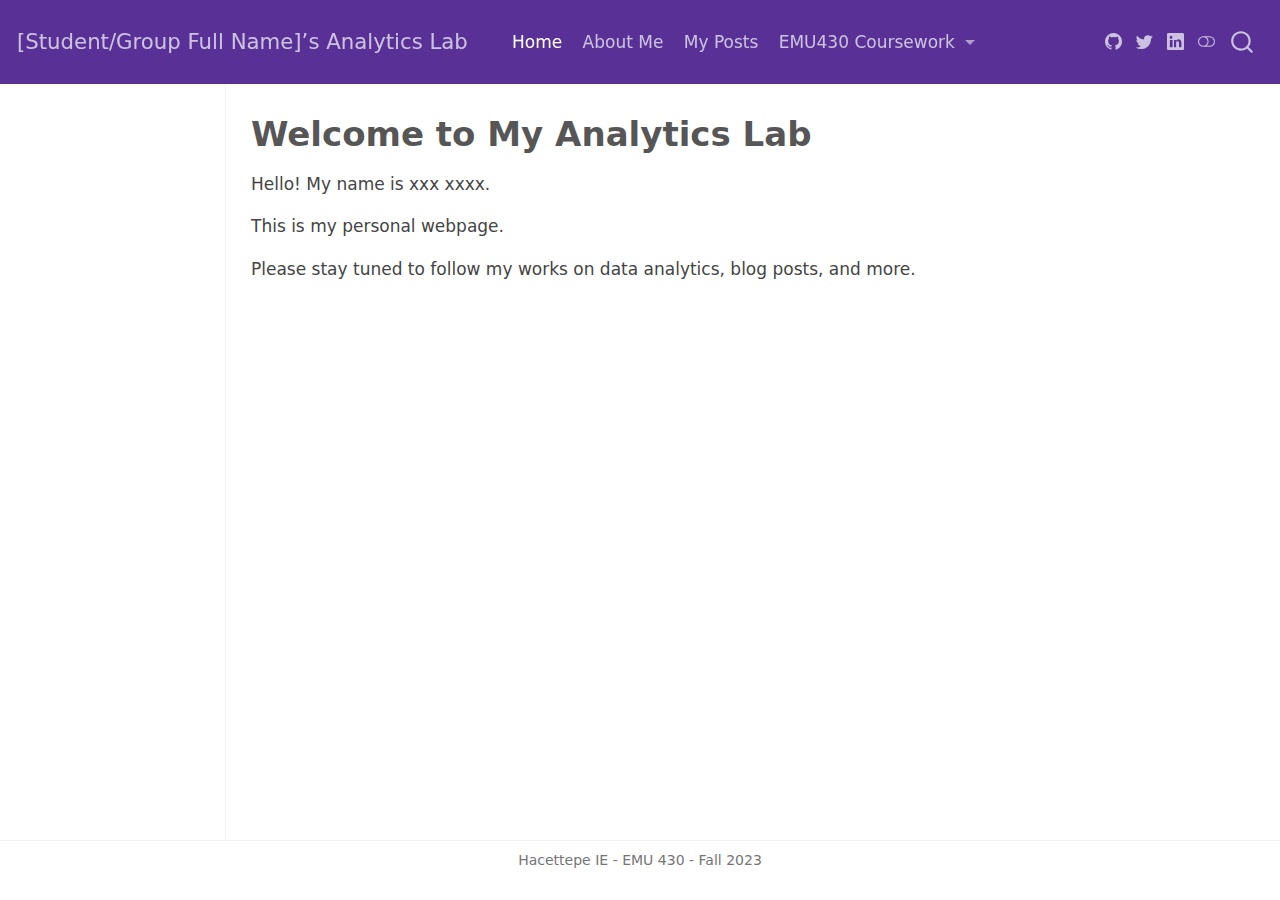
<file: _site/index.html>
<!DOCTYPE html>
<html xmlns="http://www.w3.org/1999/xhtml" lang="en" xml:lang="en"><head>

<meta charset="utf-8">
<meta name="generator" content="quarto-1.3.450">

<meta name="viewport" content="width=device-width, initial-scale=1.0, user-scalable=yes">


<title>[Student/Group Full Name]’s Analytics Lab - Welcome to My Analytics Lab</title>
<style>
code{white-space: pre-wrap;}
span.smallcaps{font-variant: small-caps;}
div.columns{display: flex; gap: min(4vw, 1.5em);}
div.column{flex: auto; overflow-x: auto;}
div.hanging-indent{margin-left: 1.5em; text-indent: -1.5em;}
ul.task-list{list-style: none;}
ul.task-list li input[type="checkbox"] {
  width: 0.8em;
  margin: 0 0.8em 0.2em -1em; /* quarto-specific, see https://github.com/quarto-dev/quarto-cli/issues/4556 */ 
  vertical-align: middle;
}
</style>


<script src="site_libs/quarto-nav/quarto-nav.js"></script>
<script src="site_libs/quarto-nav/headroom.min.js"></script>
<script src="site_libs/clipboard/clipboard.min.js"></script>
<script src="site_libs/quarto-search/autocomplete.umd.js"></script>
<script src="site_libs/quarto-search/fuse.min.js"></script>
<script src="site_libs/quarto-search/quarto-search.js"></script>
<meta name="quarto:offset" content="./">
<script src="site_libs/quarto-html/quarto.js"></script>
<script src="site_libs/quarto-html/popper.min.js"></script>
<script src="site_libs/quarto-html/tippy.umd.min.js"></script>
<script src="site_libs/quarto-html/anchor.min.js"></script>
<link href="site_libs/quarto-html/tippy.css" rel="stylesheet">
<link href="site_libs/quarto-html/quarto-syntax-highlighting.css" rel="stylesheet" class="quarto-color-scheme" id="quarto-text-highlighting-styles">
<link href="site_libs/quarto-html/quarto-syntax-highlighting-dark.css" rel="prefetch" class="quarto-color-scheme quarto-color-alternate" id="quarto-text-highlighting-styles">
<script src="site_libs/bootstrap/bootstrap.min.js"></script>
<link href="site_libs/bootstrap/bootstrap-icons.css" rel="stylesheet">
<link href="site_libs/bootstrap/bootstrap.min.css" rel="stylesheet" class="quarto-color-scheme" id="quarto-bootstrap" data-mode="light">
<link href="site_libs/bootstrap/bootstrap-dark.min.css" rel="prefetch" class="quarto-color-scheme quarto-color-alternate" id="quarto-bootstrap" data-mode="dark">
<script id="quarto-search-options" type="application/json">{
  "location": "navbar",
  "copy-button": false,
  "collapse-after": 3,
  "panel-placement": "end",
  "type": "overlay",
  "limit": 20,
  "language": {
    "search-no-results-text": "No results",
    "search-matching-documents-text": "matching documents",
    "search-copy-link-title": "Copy link to search",
    "search-hide-matches-text": "Hide additional matches",
    "search-more-match-text": "more match in this document",
    "search-more-matches-text": "more matches in this document",
    "search-clear-button-title": "Clear",
    "search-detached-cancel-button-title": "Cancel",
    "search-submit-button-title": "Submit",
    "search-label": "Search"
  }
}</script>


<link rel="stylesheet" href="styles.css">
</head>

<body class="docked nav-fixed">

<div id="quarto-search-results"></div>
  <header id="quarto-header" class="headroom fixed-top">
    <nav class="navbar navbar-expand-lg navbar-dark ">
      <div class="navbar-container container-fluid">
      <div class="navbar-brand-container">
    <a class="navbar-brand" href="./index.html">
    <span class="navbar-title">[Student/Group Full Name]’s Analytics Lab</span>
    </a>
  </div>
            <div id="quarto-search" class="" title="Search"></div>
          <button class="navbar-toggler" type="button" data-bs-toggle="collapse" data-bs-target="#navbarCollapse" aria-controls="navbarCollapse" aria-expanded="false" aria-label="Toggle navigation" onclick="if (window.quartoToggleHeadroom) { window.quartoToggleHeadroom(); }">
  <span class="navbar-toggler-icon"></span>
</button>
          <div class="collapse navbar-collapse" id="navbarCollapse">
            <ul class="navbar-nav navbar-nav-scroll me-auto">
  <li class="nav-item">
    <a class="nav-link active" href="./index.html" rel="" target="" aria-current="page">
 <span class="menu-text">Home</span></a>
  </li>  
  <li class="nav-item">
    <a class="nav-link" href="./about.html" rel="" target="">
 <span class="menu-text">About Me</span></a>
  </li>  
  <li class="nav-item">
    <a class="nav-link" href="./posts.html" rel="" target="">
 <span class="menu-text">My Posts</span></a>
  </li>  
  <li class="nav-item dropdown ">
    <a class="nav-link dropdown-toggle" href="#" id="nav-menu-emu430-coursework" role="button" data-bs-toggle="dropdown" aria-expanded="false" rel="" target="">
 <span class="menu-text">EMU430 Coursework</span>
    </a>
    <ul class="dropdown-menu" aria-labelledby="nav-menu-emu430-coursework">    
        <li>
    <a class="dropdown-item" href="./assignments.html" rel="" target="">
 <span class="dropdown-text">Assignments</span></a>
  </li>  
        <li>
    <a class="dropdown-item" href="./project.html" rel="" target="">
 <span class="dropdown-text">Project</span></a>
  </li>  
    </ul>
  </li>
</ul>
            <div class="quarto-navbar-tools ms-auto tools-wide">
    <a href="https://twitter.com" rel="" title="" class="quarto-navigation-tool px-1" aria-label=""><i class="bi bi-github"></i></a>
    <a href="https://twitter.com" rel="" title="" class="quarto-navigation-tool px-1" aria-label=""><i class="bi bi-twitter"></i></a>
    <a href="https://linkedin.com" rel="" title="" class="quarto-navigation-tool px-1" aria-label=""><i class="bi bi-linkedin"></i></a>
  <a href="" class="quarto-color-scheme-toggle quarto-navigation-tool  px-1" onclick="window.quartoToggleColorScheme(); return false;" title="Toggle dark mode"><i class="bi"></i></a>
</div>
          </div> <!-- /navcollapse -->
      </div> <!-- /container-fluid -->
    </nav>
</header>
<!-- content -->
<div id="quarto-content" class="quarto-container page-columns page-rows-contents page-layout-article page-navbar">
<!-- sidebar -->
  <nav id="quarto-sidebar" class="sidebar collapse collapse-horizontal sidebar-navigation docked overflow-auto">
    
</nav>
<div id="quarto-sidebar-glass" data-bs-toggle="collapse" data-bs-target="#quarto-sidebar,#quarto-sidebar-glass"></div>
<!-- margin-sidebar -->
    <div id="quarto-margin-sidebar" class="sidebar margin-sidebar">
    </div>
<!-- main -->
<main class="content" id="quarto-document-content">

<header id="title-block-header" class="quarto-title-block default">
<div class="quarto-title">
<h1 class="title">Welcome to My Analytics Lab</h1>
</div>



<div class="quarto-title-meta">

    
  
    
  </div>
  

</header>

<p>Hello! My name is xxx xxxx.</p>
<p>This is my personal webpage.</p>
<p>Please stay tuned to follow my works on data analytics, blog posts, and more.</p>



<a onclick="window.scrollTo(0, 0); return false;" role="button" id="quarto-back-to-top"><i class="bi bi-arrow-up"></i> Back to top</a></main> <!-- /main -->
<script id="quarto-html-after-body" type="application/javascript">
window.document.addEventListener("DOMContentLoaded", function (event) {
  const toggleBodyColorMode = (bsSheetEl) => {
    const mode = bsSheetEl.getAttribute("data-mode");
    const bodyEl = window.document.querySelector("body");
    if (mode === "dark") {
      bodyEl.classList.add("quarto-dark");
      bodyEl.classList.remove("quarto-light");
    } else {
      bodyEl.classList.add("quarto-light");
      bodyEl.classList.remove("quarto-dark");
    }
  }
  const toggleBodyColorPrimary = () => {
    const bsSheetEl = window.document.querySelector("link#quarto-bootstrap");
    if (bsSheetEl) {
      toggleBodyColorMode(bsSheetEl);
    }
  }
  toggleBodyColorPrimary();  
  const disableStylesheet = (stylesheets) => {
    for (let i=0; i < stylesheets.length; i++) {
      const stylesheet = stylesheets[i];
      stylesheet.rel = 'prefetch';
    }
  }
  const enableStylesheet = (stylesheets) => {
    for (let i=0; i < stylesheets.length; i++) {
      const stylesheet = stylesheets[i];
      stylesheet.rel = 'stylesheet';
    }
  }
  const manageTransitions = (selector, allowTransitions) => {
    const els = window.document.querySelectorAll(selector);
    for (let i=0; i < els.length; i++) {
      const el = els[i];
      if (allowTransitions) {
        el.classList.remove('notransition');
      } else {
        el.classList.add('notransition');
      }
    }
  }
  const toggleColorMode = (alternate) => {
    // Switch the stylesheets
    const alternateStylesheets = window.document.querySelectorAll('link.quarto-color-scheme.quarto-color-alternate');
    manageTransitions('#quarto-margin-sidebar .nav-link', false);
    if (alternate) {
      enableStylesheet(alternateStylesheets);
      for (const sheetNode of alternateStylesheets) {
        if (sheetNode.id === "quarto-bootstrap") {
          toggleBodyColorMode(sheetNode);
        }
      }
    } else {
      disableStylesheet(alternateStylesheets);
      toggleBodyColorPrimary();
    }
    manageTransitions('#quarto-margin-sidebar .nav-link', true);
    // Switch the toggles
    const toggles = window.document.querySelectorAll('.quarto-color-scheme-toggle');
    for (let i=0; i < toggles.length; i++) {
      const toggle = toggles[i];
      if (toggle) {
        if (alternate) {
          toggle.classList.add("alternate");     
        } else {
          toggle.classList.remove("alternate");
        }
      }
    }
    // Hack to workaround the fact that safari doesn't
    // properly recolor the scrollbar when toggling (#1455)
    if (navigator.userAgent.indexOf('Safari') > 0 && navigator.userAgent.indexOf('Chrome') == -1) {
      manageTransitions("body", false);
      window.scrollTo(0, 1);
      setTimeout(() => {
        window.scrollTo(0, 0);
        manageTransitions("body", true);
      }, 40);  
    }
  }
  const isFileUrl = () => { 
    return window.location.protocol === 'file:';
  }
  const hasAlternateSentinel = () => {  
    let styleSentinel = getColorSchemeSentinel();
    if (styleSentinel !== null) {
      return styleSentinel === "alternate";
    } else {
      return false;
    }
  }
  const setStyleSentinel = (alternate) => {
    const value = alternate ? "alternate" : "default";
    if (!isFileUrl()) {
      window.localStorage.setItem("quarto-color-scheme", value);
    } else {
      localAlternateSentinel = value;
    }
  }
  const getColorSchemeSentinel = () => {
    if (!isFileUrl()) {
      const storageValue = window.localStorage.getItem("quarto-color-scheme");
      return storageValue != null ? storageValue : localAlternateSentinel;
    } else {
      return localAlternateSentinel;
    }
  }
  let localAlternateSentinel = 'default';
  // Dark / light mode switch
  window.quartoToggleColorScheme = () => {
    // Read the current dark / light value 
    let toAlternate = !hasAlternateSentinel();
    toggleColorMode(toAlternate);
    setStyleSentinel(toAlternate);
  };
  // Ensure there is a toggle, if there isn't float one in the top right
  if (window.document.querySelector('.quarto-color-scheme-toggle') === null) {
    const a = window.document.createElement('a');
    a.classList.add('top-right');
    a.classList.add('quarto-color-scheme-toggle');
    a.href = "";
    a.onclick = function() { try { window.quartoToggleColorScheme(); } catch {} return false; };
    const i = window.document.createElement("i");
    i.classList.add('bi');
    a.appendChild(i);
    window.document.body.appendChild(a);
  }
  // Switch to dark mode if need be
  if (hasAlternateSentinel()) {
    toggleColorMode(true);
  } else {
    toggleColorMode(false);
  }
  const icon = "";
  const anchorJS = new window.AnchorJS();
  anchorJS.options = {
    placement: 'right',
    icon: icon
  };
  anchorJS.add('.anchored');
  const isCodeAnnotation = (el) => {
    for (const clz of el.classList) {
      if (clz.startsWith('code-annotation-')) {                     
        return true;
      }
    }
    return false;
  }
  const clipboard = new window.ClipboardJS('.code-copy-button', {
    text: function(trigger) {
      const codeEl = trigger.previousElementSibling.cloneNode(true);
      for (const childEl of codeEl.children) {
        if (isCodeAnnotation(childEl)) {
          childEl.remove();
        }
      }
      return codeEl.innerText;
    }
  });
  clipboard.on('success', function(e) {
    // button target
    const button = e.trigger;
    // don't keep focus
    button.blur();
    // flash "checked"
    button.classList.add('code-copy-button-checked');
    var currentTitle = button.getAttribute("title");
    button.setAttribute("title", "Copied!");
    let tooltip;
    if (window.bootstrap) {
      button.setAttribute("data-bs-toggle", "tooltip");
      button.setAttribute("data-bs-placement", "left");
      button.setAttribute("data-bs-title", "Copied!");
      tooltip = new bootstrap.Tooltip(button, 
        { trigger: "manual", 
          customClass: "code-copy-button-tooltip",
          offset: [0, -8]});
      tooltip.show();    
    }
    setTimeout(function() {
      if (tooltip) {
        tooltip.hide();
        button.removeAttribute("data-bs-title");
        button.removeAttribute("data-bs-toggle");
        button.removeAttribute("data-bs-placement");
      }
      button.setAttribute("title", currentTitle);
      button.classList.remove('code-copy-button-checked');
    }, 1000);
    // clear code selection
    e.clearSelection();
  });
  function tippyHover(el, contentFn) {
    const config = {
      allowHTML: true,
      content: contentFn,
      maxWidth: 500,
      delay: 100,
      arrow: false,
      appendTo: function(el) {
          return el.parentElement;
      },
      interactive: true,
      interactiveBorder: 10,
      theme: 'quarto',
      placement: 'bottom-start'
    };
    window.tippy(el, config); 
  }
  const noterefs = window.document.querySelectorAll('a[role="doc-noteref"]');
  for (var i=0; i<noterefs.length; i++) {
    const ref = noterefs[i];
    tippyHover(ref, function() {
      // use id or data attribute instead here
      let href = ref.getAttribute('data-footnote-href') || ref.getAttribute('href');
      try { href = new URL(href).hash; } catch {}
      const id = href.replace(/^#\/?/, "");
      const note = window.document.getElementById(id);
      return note.innerHTML;
    });
  }
      let selectedAnnoteEl;
      const selectorForAnnotation = ( cell, annotation) => {
        let cellAttr = 'data-code-cell="' + cell + '"';
        let lineAttr = 'data-code-annotation="' +  annotation + '"';
        const selector = 'span[' + cellAttr + '][' + lineAttr + ']';
        return selector;
      }
      const selectCodeLines = (annoteEl) => {
        const doc = window.document;
        const targetCell = annoteEl.getAttribute("data-target-cell");
        const targetAnnotation = annoteEl.getAttribute("data-target-annotation");
        const annoteSpan = window.document.querySelector(selectorForAnnotation(targetCell, targetAnnotation));
        const lines = annoteSpan.getAttribute("data-code-lines").split(",");
        const lineIds = lines.map((line) => {
          return targetCell + "-" + line;
        })
        let top = null;
        let height = null;
        let parent = null;
        if (lineIds.length > 0) {
            //compute the position of the single el (top and bottom and make a div)
            const el = window.document.getElementById(lineIds[0]);
            top = el.offsetTop;
            height = el.offsetHeight;
            parent = el.parentElement.parentElement;
          if (lineIds.length > 1) {
            const lastEl = window.document.getElementById(lineIds[lineIds.length - 1]);
            const bottom = lastEl.offsetTop + lastEl.offsetHeight;
            height = bottom - top;
          }
          if (top !== null && height !== null && parent !== null) {
            // cook up a div (if necessary) and position it 
            let div = window.document.getElementById("code-annotation-line-highlight");
            if (div === null) {
              div = window.document.createElement("div");
              div.setAttribute("id", "code-annotation-line-highlight");
              div.style.position = 'absolute';
              parent.appendChild(div);
            }
            div.style.top = top - 2 + "px";
            div.style.height = height + 4 + "px";
            let gutterDiv = window.document.getElementById("code-annotation-line-highlight-gutter");
            if (gutterDiv === null) {
              gutterDiv = window.document.createElement("div");
              gutterDiv.setAttribute("id", "code-annotation-line-highlight-gutter");
              gutterDiv.style.position = 'absolute';
              const codeCell = window.document.getElementById(targetCell);
              const gutter = codeCell.querySelector('.code-annotation-gutter');
              gutter.appendChild(gutterDiv);
            }
            gutterDiv.style.top = top - 2 + "px";
            gutterDiv.style.height = height + 4 + "px";
          }
          selectedAnnoteEl = annoteEl;
        }
      };
      const unselectCodeLines = () => {
        const elementsIds = ["code-annotation-line-highlight", "code-annotation-line-highlight-gutter"];
        elementsIds.forEach((elId) => {
          const div = window.document.getElementById(elId);
          if (div) {
            div.remove();
          }
        });
        selectedAnnoteEl = undefined;
      };
      // Attach click handler to the DT
      const annoteDls = window.document.querySelectorAll('dt[data-target-cell]');
      for (const annoteDlNode of annoteDls) {
        annoteDlNode.addEventListener('click', (event) => {
          const clickedEl = event.target;
          if (clickedEl !== selectedAnnoteEl) {
            unselectCodeLines();
            const activeEl = window.document.querySelector('dt[data-target-cell].code-annotation-active');
            if (activeEl) {
              activeEl.classList.remove('code-annotation-active');
            }
            selectCodeLines(clickedEl);
            clickedEl.classList.add('code-annotation-active');
          } else {
            // Unselect the line
            unselectCodeLines();
            clickedEl.classList.remove('code-annotation-active');
          }
        });
      }
  const findCites = (el) => {
    const parentEl = el.parentElement;
    if (parentEl) {
      const cites = parentEl.dataset.cites;
      if (cites) {
        return {
          el,
          cites: cites.split(' ')
        };
      } else {
        return findCites(el.parentElement)
      }
    } else {
      return undefined;
    }
  };
  var bibliorefs = window.document.querySelectorAll('a[role="doc-biblioref"]');
  for (var i=0; i<bibliorefs.length; i++) {
    const ref = bibliorefs[i];
    const citeInfo = findCites(ref);
    if (citeInfo) {
      tippyHover(citeInfo.el, function() {
        var popup = window.document.createElement('div');
        citeInfo.cites.forEach(function(cite) {
          var citeDiv = window.document.createElement('div');
          citeDiv.classList.add('hanging-indent');
          citeDiv.classList.add('csl-entry');
          var biblioDiv = window.document.getElementById('ref-' + cite);
          if (biblioDiv) {
            citeDiv.innerHTML = biblioDiv.innerHTML;
          }
          popup.appendChild(citeDiv);
        });
        return popup.innerHTML;
      });
    }
  }
});
</script>
</div> <!-- /content -->
<footer class="footer">
  <div class="nav-footer">
    <div class="nav-footer-left">
      &nbsp;
    </div>   
    <div class="nav-footer-center">Hacettepe IE - EMU 430 - Fall 2023</div>
    <div class="nav-footer-right">
      &nbsp;
    </div>
  </div>
</footer>



</body></html>
</file>
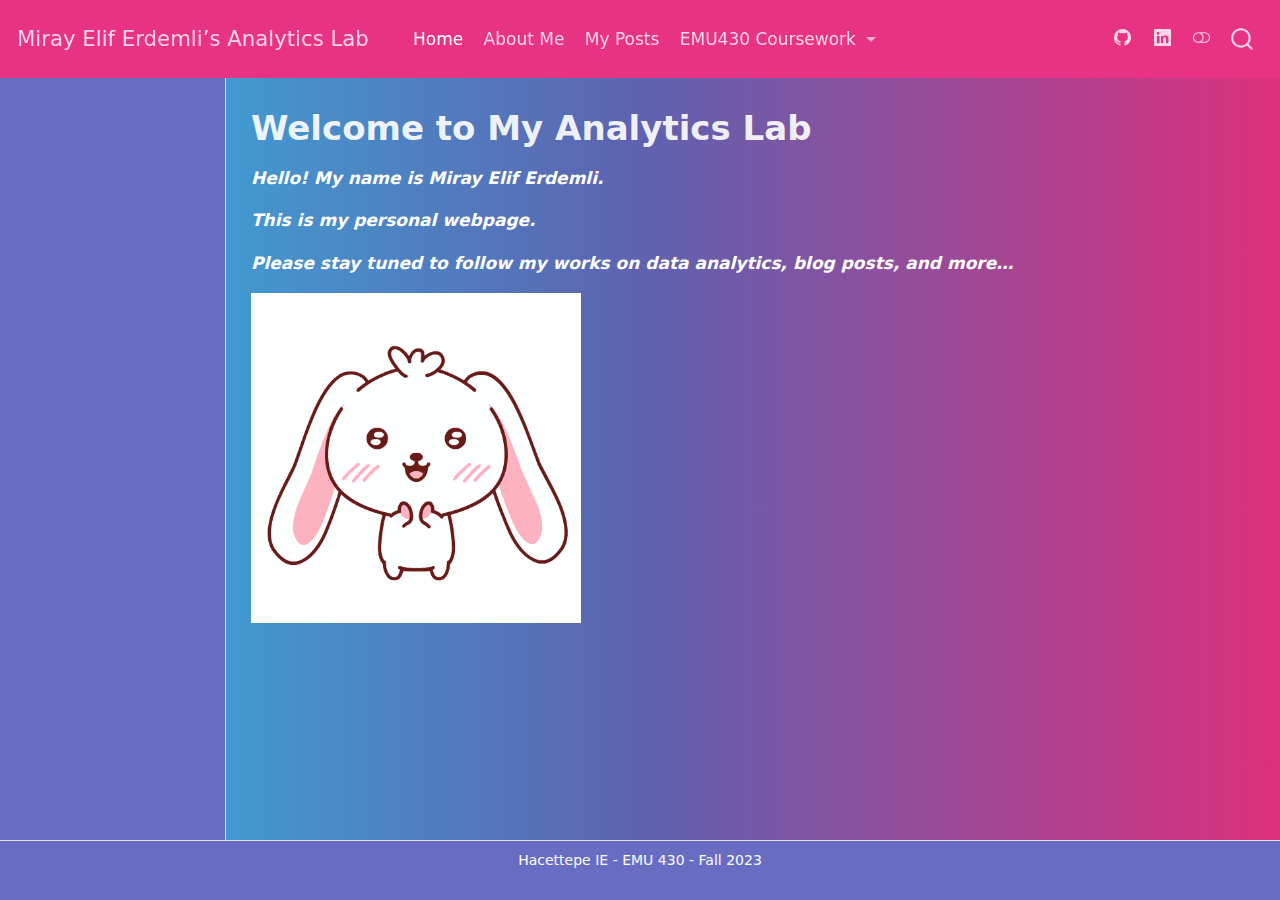
<file: docs/index.html>
<!DOCTYPE html>
<html xmlns="http://www.w3.org/1999/xhtml" lang="en" xml:lang="en"><head>

<meta charset="utf-8">
<meta name="generator" content="quarto-1.3.450">

<meta name="viewport" content="width=device-width, initial-scale=1.0, user-scalable=yes">


<title>Miray Elif Erdemli’s Analytics Lab - Welcome to My Analytics Lab</title>
<style>
code{white-space: pre-wrap;}
span.smallcaps{font-variant: small-caps;}
div.columns{display: flex; gap: min(4vw, 1.5em);}
div.column{flex: auto; overflow-x: auto;}
div.hanging-indent{margin-left: 1.5em; text-indent: -1.5em;}
ul.task-list{list-style: none;}
ul.task-list li input[type="checkbox"] {
  width: 0.8em;
  margin: 0 0.8em 0.2em -1em; /* quarto-specific, see https://github.com/quarto-dev/quarto-cli/issues/4556 */ 
  vertical-align: middle;
}
</style>


<script src="site_libs/quarto-nav/quarto-nav.js"></script>
<script src="site_libs/quarto-nav/headroom.min.js"></script>
<script src="site_libs/clipboard/clipboard.min.js"></script>
<script src="site_libs/quarto-search/autocomplete.umd.js"></script>
<script src="site_libs/quarto-search/fuse.min.js"></script>
<script src="site_libs/quarto-search/quarto-search.js"></script>
<meta name="quarto:offset" content="./">
<script src="site_libs/quarto-html/quarto.js"></script>
<script src="site_libs/quarto-html/popper.min.js"></script>
<script src="site_libs/quarto-html/tippy.umd.min.js"></script>
<script src="site_libs/quarto-html/anchor.min.js"></script>
<link href="site_libs/quarto-html/tippy.css" rel="stylesheet">
<link href="site_libs/quarto-html/quarto-syntax-highlighting.css" rel="stylesheet" class="quarto-color-scheme" id="quarto-text-highlighting-styles">
<link href="site_libs/quarto-html/quarto-syntax-highlighting-dark.css" rel="prefetch" class="quarto-color-scheme quarto-color-alternate" id="quarto-text-highlighting-styles">
<script src="site_libs/bootstrap/bootstrap.min.js"></script>
<link href="site_libs/bootstrap/bootstrap-icons.css" rel="stylesheet">
<link href="site_libs/bootstrap/bootstrap.min.css" rel="stylesheet" class="quarto-color-scheme" id="quarto-bootstrap" data-mode="light">
<link href="site_libs/bootstrap/bootstrap-dark.min.css" rel="prefetch" class="quarto-color-scheme quarto-color-alternate" id="quarto-bootstrap" data-mode="light">
<script id="quarto-search-options" type="application/json">{
  "location": "navbar",
  "copy-button": false,
  "collapse-after": 3,
  "panel-placement": "end",
  "type": "overlay",
  "limit": 20,
  "language": {
    "search-no-results-text": "No results",
    "search-matching-documents-text": "matching documents",
    "search-copy-link-title": "Copy link to search",
    "search-hide-matches-text": "Hide additional matches",
    "search-more-match-text": "more match in this document",
    "search-more-matches-text": "more matches in this document",
    "search-clear-button-title": "Clear",
    "search-detached-cancel-button-title": "Cancel",
    "search-submit-button-title": "Submit",
    "search-label": "Search"
  }
}</script>


<link rel="stylesheet" href="styles.css">
</head>

<body class="docked nav-fixed">

<div id="quarto-search-results"></div>
  <header id="quarto-header" class="headroom fixed-top">
    <nav class="navbar navbar-expand-lg navbar-dark ">
      <div class="navbar-container container-fluid">
      <div class="navbar-brand-container">
    <a class="navbar-brand" href="./index.html">
    <span class="navbar-title">Miray Elif Erdemli’s Analytics Lab</span>
    </a>
  </div>
            <div id="quarto-search" class="" title="Search"></div>
          <button class="navbar-toggler" type="button" data-bs-toggle="collapse" data-bs-target="#navbarCollapse" aria-controls="navbarCollapse" aria-expanded="false" aria-label="Toggle navigation" onclick="if (window.quartoToggleHeadroom) { window.quartoToggleHeadroom(); }">
  <span class="navbar-toggler-icon"></span>
</button>
          <div class="collapse navbar-collapse" id="navbarCollapse">
            <ul class="navbar-nav navbar-nav-scroll me-auto">
  <li class="nav-item">
    <a class="nav-link active" href="./index.html" rel="" target="" aria-current="page">
 <span class="menu-text">Home</span></a>
  </li>  
  <li class="nav-item">
    <a class="nav-link" href="./about.html" rel="" target="">
 <span class="menu-text">About Me</span></a>
  </li>  
  <li class="nav-item">
    <a class="nav-link" href="./posts.html" rel="" target="">
 <span class="menu-text">My Posts</span></a>
  </li>  
  <li class="nav-item dropdown ">
    <a class="nav-link dropdown-toggle" href="#" id="nav-menu-emu430-coursework" role="button" data-bs-toggle="dropdown" aria-expanded="false" rel="" target="">
 <span class="menu-text">EMU430 Coursework</span>
    </a>
    <ul class="dropdown-menu" aria-labelledby="nav-menu-emu430-coursework">    
        <li>
    <a class="dropdown-item" href="./assignments.html" rel="" target="">
 <span class="dropdown-text">Assignments</span></a>
  </li>  
        <li>
    <a class="dropdown-item" href="./project.html" rel="" target="">
 <span class="dropdown-text">Project</span></a>
  </li>  
    </ul>
  </li>
</ul>
            <div class="quarto-navbar-tools ms-auto tools-wide">
    <a href="https://github.com/MirayElifErdemli" rel="" title="" class="quarto-navigation-tool px-1" aria-label=""><i class="bi bi-github"></i></a>
    <a href="https://www.linkedin.com/in/miray-elif-erdemli-0a48911a2/" rel="" title="" class="quarto-navigation-tool px-1" aria-label=""><i class="bi bi-linkedin"></i></a>
  <a href="" class="quarto-color-scheme-toggle quarto-navigation-tool  px-1" onclick="window.quartoToggleColorScheme(); return false;" title="Toggle dark mode"><i class="bi"></i></a>
</div>
          </div> <!-- /navcollapse -->
      </div> <!-- /container-fluid -->
    </nav>
</header>
<!-- content -->
<div id="quarto-content" class="quarto-container page-columns page-rows-contents page-layout-article page-navbar">
<!-- sidebar -->
  <nav id="quarto-sidebar" class="sidebar collapse collapse-horizontal sidebar-navigation docked overflow-auto">
    
</nav>
<div id="quarto-sidebar-glass" data-bs-toggle="collapse" data-bs-target="#quarto-sidebar,#quarto-sidebar-glass"></div>
<!-- margin-sidebar -->
    <div id="quarto-margin-sidebar" class="sidebar margin-sidebar">
    </div>
<!-- main -->
<main class="content" id="quarto-document-content">

<header id="title-block-header" class="quarto-title-block default">
<div class="quarto-title">
<h1 class="title">Welcome to My Analytics Lab</h1>
</div>



<div class="quarto-title-meta">

    
  
    
  </div>
  

</header>

<p><strong><em>Hello! My name is Miray Elif Erdemli.</em></strong></p>
<p><strong><em>This is my personal webpage.</em></strong></p>
<p><strong><em>Please stay tuned to follow my works on data analytics, blog posts, and more…</em></strong></p>
<p><img src="images/giphy.gif" class="img-fluid" width="330"></p>



<a onclick="window.scrollTo(0, 0); return false;" role="button" id="quarto-back-to-top"><i class="bi bi-arrow-up"></i> Back to top</a></main> <!-- /main -->
<script id="quarto-html-after-body" type="application/javascript">
window.document.addEventListener("DOMContentLoaded", function (event) {
  const toggleBodyColorMode = (bsSheetEl) => {
    const mode = bsSheetEl.getAttribute("data-mode");
    const bodyEl = window.document.querySelector("body");
    if (mode === "dark") {
      bodyEl.classList.add("quarto-dark");
      bodyEl.classList.remove("quarto-light");
    } else {
      bodyEl.classList.add("quarto-light");
      bodyEl.classList.remove("quarto-dark");
    }
  }
  const toggleBodyColorPrimary = () => {
    const bsSheetEl = window.document.querySelector("link#quarto-bootstrap");
    if (bsSheetEl) {
      toggleBodyColorMode(bsSheetEl);
    }
  }
  toggleBodyColorPrimary();  
  const disableStylesheet = (stylesheets) => {
    for (let i=0; i < stylesheets.length; i++) {
      const stylesheet = stylesheets[i];
      stylesheet.rel = 'prefetch';
    }
  }
  const enableStylesheet = (stylesheets) => {
    for (let i=0; i < stylesheets.length; i++) {
      const stylesheet = stylesheets[i];
      stylesheet.rel = 'stylesheet';
    }
  }
  const manageTransitions = (selector, allowTransitions) => {
    const els = window.document.querySelectorAll(selector);
    for (let i=0; i < els.length; i++) {
      const el = els[i];
      if (allowTransitions) {
        el.classList.remove('notransition');
      } else {
        el.classList.add('notransition');
      }
    }
  }
  const toggleColorMode = (alternate) => {
    // Switch the stylesheets
    const alternateStylesheets = window.document.querySelectorAll('link.quarto-color-scheme.quarto-color-alternate');
    manageTransitions('#quarto-margin-sidebar .nav-link', false);
    if (alternate) {
      enableStylesheet(alternateStylesheets);
      for (const sheetNode of alternateStylesheets) {
        if (sheetNode.id === "quarto-bootstrap") {
          toggleBodyColorMode(sheetNode);
        }
      }
    } else {
      disableStylesheet(alternateStylesheets);
      toggleBodyColorPrimary();
    }
    manageTransitions('#quarto-margin-sidebar .nav-link', true);
    // Switch the toggles
    const toggles = window.document.querySelectorAll('.quarto-color-scheme-toggle');
    for (let i=0; i < toggles.length; i++) {
      const toggle = toggles[i];
      if (toggle) {
        if (alternate) {
          toggle.classList.add("alternate");     
        } else {
          toggle.classList.remove("alternate");
        }
      }
    }
    // Hack to workaround the fact that safari doesn't
    // properly recolor the scrollbar when toggling (#1455)
    if (navigator.userAgent.indexOf('Safari') > 0 && navigator.userAgent.indexOf('Chrome') == -1) {
      manageTransitions("body", false);
      window.scrollTo(0, 1);
      setTimeout(() => {
        window.scrollTo(0, 0);
        manageTransitions("body", true);
      }, 40);  
    }
  }
  const isFileUrl = () => { 
    return window.location.protocol === 'file:';
  }
  const hasAlternateSentinel = () => {  
    let styleSentinel = getColorSchemeSentinel();
    if (styleSentinel !== null) {
      return styleSentinel === "alternate";
    } else {
      return false;
    }
  }
  const setStyleSentinel = (alternate) => {
    const value = alternate ? "alternate" : "default";
    if (!isFileUrl()) {
      window.localStorage.setItem("quarto-color-scheme", value);
    } else {
      localAlternateSentinel = value;
    }
  }
  const getColorSchemeSentinel = () => {
    if (!isFileUrl()) {
      const storageValue = window.localStorage.getItem("quarto-color-scheme");
      return storageValue != null ? storageValue : localAlternateSentinel;
    } else {
      return localAlternateSentinel;
    }
  }
  let localAlternateSentinel = 'default';
  // Dark / light mode switch
  window.quartoToggleColorScheme = () => {
    // Read the current dark / light value 
    let toAlternate = !hasAlternateSentinel();
    toggleColorMode(toAlternate);
    setStyleSentinel(toAlternate);
  };
  // Ensure there is a toggle, if there isn't float one in the top right
  if (window.document.querySelector('.quarto-color-scheme-toggle') === null) {
    const a = window.document.createElement('a');
    a.classList.add('top-right');
    a.classList.add('quarto-color-scheme-toggle');
    a.href = "";
    a.onclick = function() { try { window.quartoToggleColorScheme(); } catch {} return false; };
    const i = window.document.createElement("i");
    i.classList.add('bi');
    a.appendChild(i);
    window.document.body.appendChild(a);
  }
  // Switch to dark mode if need be
  if (hasAlternateSentinel()) {
    toggleColorMode(true);
  } else {
    toggleColorMode(false);
  }
  const icon = "";
  const anchorJS = new window.AnchorJS();
  anchorJS.options = {
    placement: 'right',
    icon: icon
  };
  anchorJS.add('.anchored');
  const isCodeAnnotation = (el) => {
    for (const clz of el.classList) {
      if (clz.startsWith('code-annotation-')) {                     
        return true;
      }
    }
    return false;
  }
  const clipboard = new window.ClipboardJS('.code-copy-button', {
    text: function(trigger) {
      const codeEl = trigger.previousElementSibling.cloneNode(true);
      for (const childEl of codeEl.children) {
        if (isCodeAnnotation(childEl)) {
          childEl.remove();
        }
      }
      return codeEl.innerText;
    }
  });
  clipboard.on('success', function(e) {
    // button target
    const button = e.trigger;
    // don't keep focus
    button.blur();
    // flash "checked"
    button.classList.add('code-copy-button-checked');
    var currentTitle = button.getAttribute("title");
    button.setAttribute("title", "Copied!");
    let tooltip;
    if (window.bootstrap) {
      button.setAttribute("data-bs-toggle", "tooltip");
      button.setAttribute("data-bs-placement", "left");
      button.setAttribute("data-bs-title", "Copied!");
      tooltip = new bootstrap.Tooltip(button, 
        { trigger: "manual", 
          customClass: "code-copy-button-tooltip",
          offset: [0, -8]});
      tooltip.show();    
    }
    setTimeout(function() {
      if (tooltip) {
        tooltip.hide();
        button.removeAttribute("data-bs-title");
        button.removeAttribute("data-bs-toggle");
        button.removeAttribute("data-bs-placement");
      }
      button.setAttribute("title", currentTitle);
      button.classList.remove('code-copy-button-checked');
    }, 1000);
    // clear code selection
    e.clearSelection();
  });
  function tippyHover(el, contentFn) {
    const config = {
      allowHTML: true,
      content: contentFn,
      maxWidth: 500,
      delay: 100,
      arrow: false,
      appendTo: function(el) {
          return el.parentElement;
      },
      interactive: true,
      interactiveBorder: 10,
      theme: 'quarto',
      placement: 'bottom-start'
    };
    window.tippy(el, config); 
  }
  const noterefs = window.document.querySelectorAll('a[role="doc-noteref"]');
  for (var i=0; i<noterefs.length; i++) {
    const ref = noterefs[i];
    tippyHover(ref, function() {
      // use id or data attribute instead here
      let href = ref.getAttribute('data-footnote-href') || ref.getAttribute('href');
      try { href = new URL(href).hash; } catch {}
      const id = href.replace(/^#\/?/, "");
      const note = window.document.getElementById(id);
      return note.innerHTML;
    });
  }
      let selectedAnnoteEl;
      const selectorForAnnotation = ( cell, annotation) => {
        let cellAttr = 'data-code-cell="' + cell + '"';
        let lineAttr = 'data-code-annotation="' +  annotation + '"';
        const selector = 'span[' + cellAttr + '][' + lineAttr + ']';
        return selector;
      }
      const selectCodeLines = (annoteEl) => {
        const doc = window.document;
        const targetCell = annoteEl.getAttribute("data-target-cell");
        const targetAnnotation = annoteEl.getAttribute("data-target-annotation");
        const annoteSpan = window.document.querySelector(selectorForAnnotation(targetCell, targetAnnotation));
        const lines = annoteSpan.getAttribute("data-code-lines").split(",");
        const lineIds = lines.map((line) => {
          return targetCell + "-" + line;
        })
        let top = null;
        let height = null;
        let parent = null;
        if (lineIds.length > 0) {
            //compute the position of the single el (top and bottom and make a div)
            const el = window.document.getElementById(lineIds[0]);
            top = el.offsetTop;
            height = el.offsetHeight;
            parent = el.parentElement.parentElement;
          if (lineIds.length > 1) {
            const lastEl = window.document.getElementById(lineIds[lineIds.length - 1]);
            const bottom = lastEl.offsetTop + lastEl.offsetHeight;
            height = bottom - top;
          }
          if (top !== null && height !== null && parent !== null) {
            // cook up a div (if necessary) and position it 
            let div = window.document.getElementById("code-annotation-line-highlight");
            if (div === null) {
              div = window.document.createElement("div");
              div.setAttribute("id", "code-annotation-line-highlight");
              div.style.position = 'absolute';
              parent.appendChild(div);
            }
            div.style.top = top - 2 + "px";
            div.style.height = height + 4 + "px";
            let gutterDiv = window.document.getElementById("code-annotation-line-highlight-gutter");
            if (gutterDiv === null) {
              gutterDiv = window.document.createElement("div");
              gutterDiv.setAttribute("id", "code-annotation-line-highlight-gutter");
              gutterDiv.style.position = 'absolute';
              const codeCell = window.document.getElementById(targetCell);
              const gutter = codeCell.querySelector('.code-annotation-gutter');
              gutter.appendChild(gutterDiv);
            }
            gutterDiv.style.top = top - 2 + "px";
            gutterDiv.style.height = height + 4 + "px";
          }
          selectedAnnoteEl = annoteEl;
        }
      };
      const unselectCodeLines = () => {
        const elementsIds = ["code-annotation-line-highlight", "code-annotation-line-highlight-gutter"];
        elementsIds.forEach((elId) => {
          const div = window.document.getElementById(elId);
          if (div) {
            div.remove();
          }
        });
        selectedAnnoteEl = undefined;
      };
      // Attach click handler to the DT
      const annoteDls = window.document.querySelectorAll('dt[data-target-cell]');
      for (const annoteDlNode of annoteDls) {
        annoteDlNode.addEventListener('click', (event) => {
          const clickedEl = event.target;
          if (clickedEl !== selectedAnnoteEl) {
            unselectCodeLines();
            const activeEl = window.document.querySelector('dt[data-target-cell].code-annotation-active');
            if (activeEl) {
              activeEl.classList.remove('code-annotation-active');
            }
            selectCodeLines(clickedEl);
            clickedEl.classList.add('code-annotation-active');
          } else {
            // Unselect the line
            unselectCodeLines();
            clickedEl.classList.remove('code-annotation-active');
          }
        });
      }
  const findCites = (el) => {
    const parentEl = el.parentElement;
    if (parentEl) {
      const cites = parentEl.dataset.cites;
      if (cites) {
        return {
          el,
          cites: cites.split(' ')
        };
      } else {
        return findCites(el.parentElement)
      }
    } else {
      return undefined;
    }
  };
  var bibliorefs = window.document.querySelectorAll('a[role="doc-biblioref"]');
  for (var i=0; i<bibliorefs.length; i++) {
    const ref = bibliorefs[i];
    const citeInfo = findCites(ref);
    if (citeInfo) {
      tippyHover(citeInfo.el, function() {
        var popup = window.document.createElement('div');
        citeInfo.cites.forEach(function(cite) {
          var citeDiv = window.document.createElement('div');
          citeDiv.classList.add('hanging-indent');
          citeDiv.classList.add('csl-entry');
          var biblioDiv = window.document.getElementById('ref-' + cite);
          if (biblioDiv) {
            citeDiv.innerHTML = biblioDiv.innerHTML;
          }
          popup.appendChild(citeDiv);
        });
        return popup.innerHTML;
      });
    }
  }
});
</script>
</div> <!-- /content -->
<footer class="footer">
  <div class="nav-footer">
    <div class="nav-footer-left">
      &nbsp;
    </div>   
    <div class="nav-footer-center">Hacettepe IE - EMU 430 - Fall 2023</div>
    <div class="nav-footer-right">
      &nbsp;
    </div>
  </div>
</footer>



</body></html>
</file>
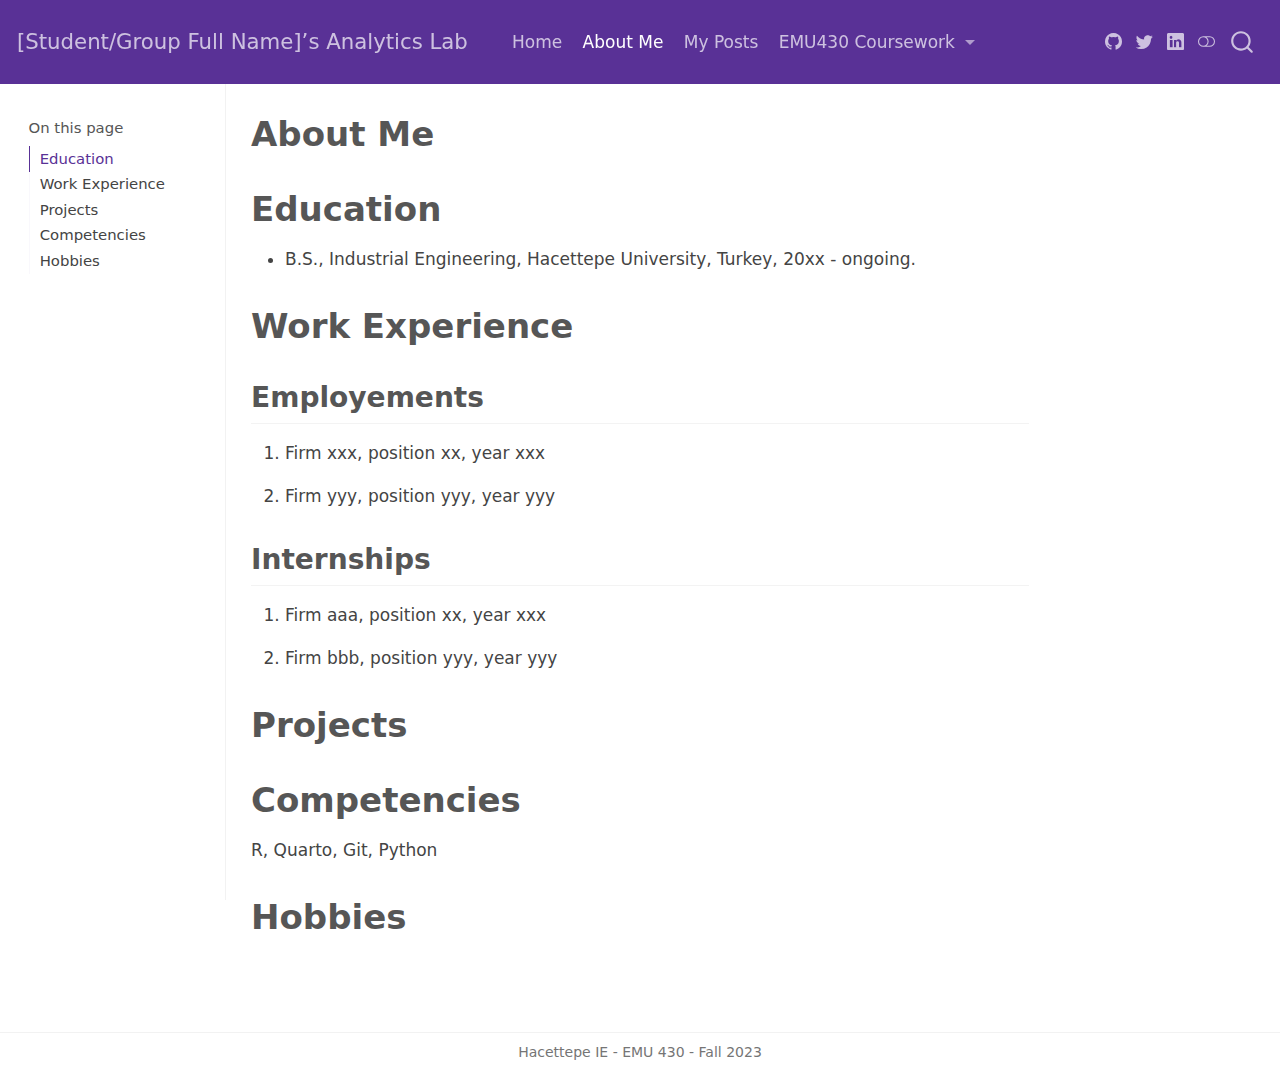
<file: _site/about.html>
<!DOCTYPE html>
<html xmlns="http://www.w3.org/1999/xhtml" lang="en" xml:lang="en"><head>

<meta charset="utf-8">
<meta name="generator" content="quarto-1.3.450">

<meta name="viewport" content="width=device-width, initial-scale=1.0, user-scalable=yes">


<title>[Student/Group Full Name]’s Analytics Lab - About Me</title>
<style>
code{white-space: pre-wrap;}
span.smallcaps{font-variant: small-caps;}
div.columns{display: flex; gap: min(4vw, 1.5em);}
div.column{flex: auto; overflow-x: auto;}
div.hanging-indent{margin-left: 1.5em; text-indent: -1.5em;}
ul.task-list{list-style: none;}
ul.task-list li input[type="checkbox"] {
  width: 0.8em;
  margin: 0 0.8em 0.2em -1em; /* quarto-specific, see https://github.com/quarto-dev/quarto-cli/issues/4556 */ 
  vertical-align: middle;
}
</style>


<script src="site_libs/quarto-nav/quarto-nav.js"></script>
<script src="site_libs/quarto-nav/headroom.min.js"></script>
<script src="site_libs/clipboard/clipboard.min.js"></script>
<script src="site_libs/quarto-search/autocomplete.umd.js"></script>
<script src="site_libs/quarto-search/fuse.min.js"></script>
<script src="site_libs/quarto-search/quarto-search.js"></script>
<meta name="quarto:offset" content="./">
<script src="site_libs/quarto-html/quarto.js"></script>
<script src="site_libs/quarto-html/popper.min.js"></script>
<script src="site_libs/quarto-html/tippy.umd.min.js"></script>
<script src="site_libs/quarto-html/anchor.min.js"></script>
<link href="site_libs/quarto-html/tippy.css" rel="stylesheet">
<link href="site_libs/quarto-html/quarto-syntax-highlighting.css" rel="stylesheet" class="quarto-color-scheme" id="quarto-text-highlighting-styles">
<link href="site_libs/quarto-html/quarto-syntax-highlighting-dark.css" rel="prefetch" class="quarto-color-scheme quarto-color-alternate" id="quarto-text-highlighting-styles">
<script src="site_libs/bootstrap/bootstrap.min.js"></script>
<link href="site_libs/bootstrap/bootstrap-icons.css" rel="stylesheet">
<link href="site_libs/bootstrap/bootstrap.min.css" rel="stylesheet" class="quarto-color-scheme" id="quarto-bootstrap" data-mode="light">
<link href="site_libs/bootstrap/bootstrap-dark.min.css" rel="prefetch" class="quarto-color-scheme quarto-color-alternate" id="quarto-bootstrap" data-mode="dark">
<script id="quarto-search-options" type="application/json">{
  "location": "navbar",
  "copy-button": false,
  "collapse-after": 3,
  "panel-placement": "end",
  "type": "overlay",
  "limit": 20,
  "language": {
    "search-no-results-text": "No results",
    "search-matching-documents-text": "matching documents",
    "search-copy-link-title": "Copy link to search",
    "search-hide-matches-text": "Hide additional matches",
    "search-more-match-text": "more match in this document",
    "search-more-matches-text": "more matches in this document",
    "search-clear-button-title": "Clear",
    "search-detached-cancel-button-title": "Cancel",
    "search-submit-button-title": "Submit",
    "search-label": "Search"
  }
}</script>


<link rel="stylesheet" href="styles.css">
</head>

<body class="docked nav-fixed">

<div id="quarto-search-results"></div>
  <header id="quarto-header" class="headroom fixed-top">
    <nav class="navbar navbar-expand-lg navbar-dark ">
      <div class="navbar-container container-fluid">
      <div class="navbar-brand-container">
    <a class="navbar-brand" href="./index.html">
    <span class="navbar-title">[Student/Group Full Name]’s Analytics Lab</span>
    </a>
  </div>
            <div id="quarto-search" class="" title="Search"></div>
          <button class="navbar-toggler" type="button" data-bs-toggle="collapse" data-bs-target="#navbarCollapse" aria-controls="navbarCollapse" aria-expanded="false" aria-label="Toggle navigation" onclick="if (window.quartoToggleHeadroom) { window.quartoToggleHeadroom(); }">
  <span class="navbar-toggler-icon"></span>
</button>
          <div class="collapse navbar-collapse" id="navbarCollapse">
            <ul class="navbar-nav navbar-nav-scroll me-auto">
  <li class="nav-item">
    <a class="nav-link" href="./index.html" rel="" target="">
 <span class="menu-text">Home</span></a>
  </li>  
  <li class="nav-item">
    <a class="nav-link active" href="./about.html" rel="" target="" aria-current="page">
 <span class="menu-text">About Me</span></a>
  </li>  
  <li class="nav-item">
    <a class="nav-link" href="./posts.html" rel="" target="">
 <span class="menu-text">My Posts</span></a>
  </li>  
  <li class="nav-item dropdown ">
    <a class="nav-link dropdown-toggle" href="#" id="nav-menu-emu430-coursework" role="button" data-bs-toggle="dropdown" aria-expanded="false" rel="" target="">
 <span class="menu-text">EMU430 Coursework</span>
    </a>
    <ul class="dropdown-menu" aria-labelledby="nav-menu-emu430-coursework">    
        <li>
    <a class="dropdown-item" href="./assignments.html" rel="" target="">
 <span class="dropdown-text">Assignments</span></a>
  </li>  
        <li>
    <a class="dropdown-item" href="./project.html" rel="" target="">
 <span class="dropdown-text">Project</span></a>
  </li>  
    </ul>
  </li>
</ul>
            <div class="quarto-navbar-tools ms-auto tools-wide">
    <a href="https://twitter.com" rel="" title="" class="quarto-navigation-tool px-1" aria-label=""><i class="bi bi-github"></i></a>
    <a href="https://twitter.com" rel="" title="" class="quarto-navigation-tool px-1" aria-label=""><i class="bi bi-twitter"></i></a>
    <a href="https://linkedin.com" rel="" title="" class="quarto-navigation-tool px-1" aria-label=""><i class="bi bi-linkedin"></i></a>
  <a href="" class="quarto-color-scheme-toggle quarto-navigation-tool  px-1" onclick="window.quartoToggleColorScheme(); return false;" title="Toggle dark mode"><i class="bi"></i></a>
</div>
          </div> <!-- /navcollapse -->
      </div> <!-- /container-fluid -->
    </nav>
</header>
<!-- content -->
<div id="quarto-content" class="quarto-container page-columns page-rows-contents page-layout-article page-navbar">
<!-- sidebar -->
  <nav id="quarto-sidebar" class="sidebar collapse collapse-horizontal sidebar-navigation docked overflow-auto">
    <nav id="TOC" role="doc-toc" class="toc-active">
    <h2 id="toc-title">On this page</h2>
   
  <ul>
  <li><a href="#education" id="toc-education" class="nav-link active" data-scroll-target="#education">Education</a></li>
  <li><a href="#work-experience" id="toc-work-experience" class="nav-link" data-scroll-target="#work-experience">Work Experience</a>
  <ul class="collapse">
  <li><a href="#employements" id="toc-employements" class="nav-link" data-scroll-target="#employements">Employements</a></li>
  <li><a href="#internships" id="toc-internships" class="nav-link" data-scroll-target="#internships">Internships</a></li>
  </ul></li>
  <li><a href="#projects" id="toc-projects" class="nav-link" data-scroll-target="#projects">Projects</a></li>
  <li><a href="#competencies" id="toc-competencies" class="nav-link" data-scroll-target="#competencies">Competencies</a></li>
  <li><a href="#hobbies" id="toc-hobbies" class="nav-link" data-scroll-target="#hobbies">Hobbies</a></li>
  </ul>
</nav>
</nav>
<div id="quarto-sidebar-glass" data-bs-toggle="collapse" data-bs-target="#quarto-sidebar,#quarto-sidebar-glass"></div>
<!-- margin-sidebar -->
    <div id="quarto-margin-sidebar" class="sidebar margin-sidebar">
    </div>
<!-- main -->
<main class="content" id="quarto-document-content">

<header id="title-block-header" class="quarto-title-block default">
<div class="quarto-title">
<h1 class="title">About Me</h1>
</div>



<div class="quarto-title-meta">

    
  
    
  </div>
  

</header>

<section id="education" class="level1">
<h1>Education</h1>
<ul>
<li>B.S., Industrial Engineering, Hacettepe University, Turkey, 20xx - ongoing.</li>
</ul>
</section>
<section id="work-experience" class="level1">
<h1>Work Experience</h1>
<section id="employements" class="level2">
<h2 class="anchored" data-anchor-id="employements">Employements</h2>
<ol type="1">
<li><p>Firm xxx, position xx, year xxx</p></li>
<li><p>Firm yyy, position yyy, year yyy</p></li>
</ol>
</section>
<section id="internships" class="level2">
<h2 class="anchored" data-anchor-id="internships">Internships</h2>
<ol type="1">
<li><p>Firm aaa, position xx, year xxx</p></li>
<li><p>Firm bbb, position yyy, year yyy</p></li>
</ol>
</section>
</section>
<section id="projects" class="level1">
<h1>Projects</h1>
</section>
<section id="competencies" class="level1">
<h1>Competencies</h1>
<p>R, Quarto, Git, Python</p>
</section>
<section id="hobbies" class="level1">
<h1>Hobbies</h1>


</section>

<a onclick="window.scrollTo(0, 0); return false;" role="button" id="quarto-back-to-top"><i class="bi bi-arrow-up"></i> Back to top</a></main> <!-- /main -->
<script id="quarto-html-after-body" type="application/javascript">
window.document.addEventListener("DOMContentLoaded", function (event) {
  const toggleBodyColorMode = (bsSheetEl) => {
    const mode = bsSheetEl.getAttribute("data-mode");
    const bodyEl = window.document.querySelector("body");
    if (mode === "dark") {
      bodyEl.classList.add("quarto-dark");
      bodyEl.classList.remove("quarto-light");
    } else {
      bodyEl.classList.add("quarto-light");
      bodyEl.classList.remove("quarto-dark");
    }
  }
  const toggleBodyColorPrimary = () => {
    const bsSheetEl = window.document.querySelector("link#quarto-bootstrap");
    if (bsSheetEl) {
      toggleBodyColorMode(bsSheetEl);
    }
  }
  toggleBodyColorPrimary();  
  const disableStylesheet = (stylesheets) => {
    for (let i=0; i < stylesheets.length; i++) {
      const stylesheet = stylesheets[i];
      stylesheet.rel = 'prefetch';
    }
  }
  const enableStylesheet = (stylesheets) => {
    for (let i=0; i < stylesheets.length; i++) {
      const stylesheet = stylesheets[i];
      stylesheet.rel = 'stylesheet';
    }
  }
  const manageTransitions = (selector, allowTransitions) => {
    const els = window.document.querySelectorAll(selector);
    for (let i=0; i < els.length; i++) {
      const el = els[i];
      if (allowTransitions) {
        el.classList.remove('notransition');
      } else {
        el.classList.add('notransition');
      }
    }
  }
  const toggleColorMode = (alternate) => {
    // Switch the stylesheets
    const alternateStylesheets = window.document.querySelectorAll('link.quarto-color-scheme.quarto-color-alternate');
    manageTransitions('#quarto-margin-sidebar .nav-link', false);
    if (alternate) {
      enableStylesheet(alternateStylesheets);
      for (const sheetNode of alternateStylesheets) {
        if (sheetNode.id === "quarto-bootstrap") {
          toggleBodyColorMode(sheetNode);
        }
      }
    } else {
      disableStylesheet(alternateStylesheets);
      toggleBodyColorPrimary();
    }
    manageTransitions('#quarto-margin-sidebar .nav-link', true);
    // Switch the toggles
    const toggles = window.document.querySelectorAll('.quarto-color-scheme-toggle');
    for (let i=0; i < toggles.length; i++) {
      const toggle = toggles[i];
      if (toggle) {
        if (alternate) {
          toggle.classList.add("alternate");     
        } else {
          toggle.classList.remove("alternate");
        }
      }
    }
    // Hack to workaround the fact that safari doesn't
    // properly recolor the scrollbar when toggling (#1455)
    if (navigator.userAgent.indexOf('Safari') > 0 && navigator.userAgent.indexOf('Chrome') == -1) {
      manageTransitions("body", false);
      window.scrollTo(0, 1);
      setTimeout(() => {
        window.scrollTo(0, 0);
        manageTransitions("body", true);
      }, 40);  
    }
  }
  const isFileUrl = () => { 
    return window.location.protocol === 'file:';
  }
  const hasAlternateSentinel = () => {  
    let styleSentinel = getColorSchemeSentinel();
    if (styleSentinel !== null) {
      return styleSentinel === "alternate";
    } else {
      return false;
    }
  }
  const setStyleSentinel = (alternate) => {
    const value = alternate ? "alternate" : "default";
    if (!isFileUrl()) {
      window.localStorage.setItem("quarto-color-scheme", value);
    } else {
      localAlternateSentinel = value;
    }
  }
  const getColorSchemeSentinel = () => {
    if (!isFileUrl()) {
      const storageValue = window.localStorage.getItem("quarto-color-scheme");
      return storageValue != null ? storageValue : localAlternateSentinel;
    } else {
      return localAlternateSentinel;
    }
  }
  let localAlternateSentinel = 'default';
  // Dark / light mode switch
  window.quartoToggleColorScheme = () => {
    // Read the current dark / light value 
    let toAlternate = !hasAlternateSentinel();
    toggleColorMode(toAlternate);
    setStyleSentinel(toAlternate);
  };
  // Ensure there is a toggle, if there isn't float one in the top right
  if (window.document.querySelector('.quarto-color-scheme-toggle') === null) {
    const a = window.document.createElement('a');
    a.classList.add('top-right');
    a.classList.add('quarto-color-scheme-toggle');
    a.href = "";
    a.onclick = function() { try { window.quartoToggleColorScheme(); } catch {} return false; };
    const i = window.document.createElement("i");
    i.classList.add('bi');
    a.appendChild(i);
    window.document.body.appendChild(a);
  }
  // Switch to dark mode if need be
  if (hasAlternateSentinel()) {
    toggleColorMode(true);
  } else {
    toggleColorMode(false);
  }
  const icon = "";
  const anchorJS = new window.AnchorJS();
  anchorJS.options = {
    placement: 'right',
    icon: icon
  };
  anchorJS.add('.anchored');
  const isCodeAnnotation = (el) => {
    for (const clz of el.classList) {
      if (clz.startsWith('code-annotation-')) {                     
        return true;
      }
    }
    return false;
  }
  const clipboard = new window.ClipboardJS('.code-copy-button', {
    text: function(trigger) {
      const codeEl = trigger.previousElementSibling.cloneNode(true);
      for (const childEl of codeEl.children) {
        if (isCodeAnnotation(childEl)) {
          childEl.remove();
        }
      }
      return codeEl.innerText;
    }
  });
  clipboard.on('success', function(e) {
    // button target
    const button = e.trigger;
    // don't keep focus
    button.blur();
    // flash "checked"
    button.classList.add('code-copy-button-checked');
    var currentTitle = button.getAttribute("title");
    button.setAttribute("title", "Copied!");
    let tooltip;
    if (window.bootstrap) {
      button.setAttribute("data-bs-toggle", "tooltip");
      button.setAttribute("data-bs-placement", "left");
      button.setAttribute("data-bs-title", "Copied!");
      tooltip = new bootstrap.Tooltip(button, 
        { trigger: "manual", 
          customClass: "code-copy-button-tooltip",
          offset: [0, -8]});
      tooltip.show();    
    }
    setTimeout(function() {
      if (tooltip) {
        tooltip.hide();
        button.removeAttribute("data-bs-title");
        button.removeAttribute("data-bs-toggle");
        button.removeAttribute("data-bs-placement");
      }
      button.setAttribute("title", currentTitle);
      button.classList.remove('code-copy-button-checked');
    }, 1000);
    // clear code selection
    e.clearSelection();
  });
  function tippyHover(el, contentFn) {
    const config = {
      allowHTML: true,
      content: contentFn,
      maxWidth: 500,
      delay: 100,
      arrow: false,
      appendTo: function(el) {
          return el.parentElement;
      },
      interactive: true,
      interactiveBorder: 10,
      theme: 'quarto',
      placement: 'bottom-start'
    };
    window.tippy(el, config); 
  }
  const noterefs = window.document.querySelectorAll('a[role="doc-noteref"]');
  for (var i=0; i<noterefs.length; i++) {
    const ref = noterefs[i];
    tippyHover(ref, function() {
      // use id or data attribute instead here
      let href = ref.getAttribute('data-footnote-href') || ref.getAttribute('href');
      try { href = new URL(href).hash; } catch {}
      const id = href.replace(/^#\/?/, "");
      const note = window.document.getElementById(id);
      return note.innerHTML;
    });
  }
      let selectedAnnoteEl;
      const selectorForAnnotation = ( cell, annotation) => {
        let cellAttr = 'data-code-cell="' + cell + '"';
        let lineAttr = 'data-code-annotation="' +  annotation + '"';
        const selector = 'span[' + cellAttr + '][' + lineAttr + ']';
        return selector;
      }
      const selectCodeLines = (annoteEl) => {
        const doc = window.document;
        const targetCell = annoteEl.getAttribute("data-target-cell");
        const targetAnnotation = annoteEl.getAttribute("data-target-annotation");
        const annoteSpan = window.document.querySelector(selectorForAnnotation(targetCell, targetAnnotation));
        const lines = annoteSpan.getAttribute("data-code-lines").split(",");
        const lineIds = lines.map((line) => {
          return targetCell + "-" + line;
        })
        let top = null;
        let height = null;
        let parent = null;
        if (lineIds.length > 0) {
            //compute the position of the single el (top and bottom and make a div)
            const el = window.document.getElementById(lineIds[0]);
            top = el.offsetTop;
            height = el.offsetHeight;
            parent = el.parentElement.parentElement;
          if (lineIds.length > 1) {
            const lastEl = window.document.getElementById(lineIds[lineIds.length - 1]);
            const bottom = lastEl.offsetTop + lastEl.offsetHeight;
            height = bottom - top;
          }
          if (top !== null && height !== null && parent !== null) {
            // cook up a div (if necessary) and position it 
            let div = window.document.getElementById("code-annotation-line-highlight");
            if (div === null) {
              div = window.document.createElement("div");
              div.setAttribute("id", "code-annotation-line-highlight");
              div.style.position = 'absolute';
              parent.appendChild(div);
            }
            div.style.top = top - 2 + "px";
            div.style.height = height + 4 + "px";
            let gutterDiv = window.document.getElementById("code-annotation-line-highlight-gutter");
            if (gutterDiv === null) {
              gutterDiv = window.document.createElement("div");
              gutterDiv.setAttribute("id", "code-annotation-line-highlight-gutter");
              gutterDiv.style.position = 'absolute';
              const codeCell = window.document.getElementById(targetCell);
              const gutter = codeCell.querySelector('.code-annotation-gutter');
              gutter.appendChild(gutterDiv);
            }
            gutterDiv.style.top = top - 2 + "px";
            gutterDiv.style.height = height + 4 + "px";
          }
          selectedAnnoteEl = annoteEl;
        }
      };
      const unselectCodeLines = () => {
        const elementsIds = ["code-annotation-line-highlight", "code-annotation-line-highlight-gutter"];
        elementsIds.forEach((elId) => {
          const div = window.document.getElementById(elId);
          if (div) {
            div.remove();
          }
        });
        selectedAnnoteEl = undefined;
      };
      // Attach click handler to the DT
      const annoteDls = window.document.querySelectorAll('dt[data-target-cell]');
      for (const annoteDlNode of annoteDls) {
        annoteDlNode.addEventListener('click', (event) => {
          const clickedEl = event.target;
          if (clickedEl !== selectedAnnoteEl) {
            unselectCodeLines();
            const activeEl = window.document.querySelector('dt[data-target-cell].code-annotation-active');
            if (activeEl) {
              activeEl.classList.remove('code-annotation-active');
            }
            selectCodeLines(clickedEl);
            clickedEl.classList.add('code-annotation-active');
          } else {
            // Unselect the line
            unselectCodeLines();
            clickedEl.classList.remove('code-annotation-active');
          }
        });
      }
  const findCites = (el) => {
    const parentEl = el.parentElement;
    if (parentEl) {
      const cites = parentEl.dataset.cites;
      if (cites) {
        return {
          el,
          cites: cites.split(' ')
        };
      } else {
        return findCites(el.parentElement)
      }
    } else {
      return undefined;
    }
  };
  var bibliorefs = window.document.querySelectorAll('a[role="doc-biblioref"]');
  for (var i=0; i<bibliorefs.length; i++) {
    const ref = bibliorefs[i];
    const citeInfo = findCites(ref);
    if (citeInfo) {
      tippyHover(citeInfo.el, function() {
        var popup = window.document.createElement('div');
        citeInfo.cites.forEach(function(cite) {
          var citeDiv = window.document.createElement('div');
          citeDiv.classList.add('hanging-indent');
          citeDiv.classList.add('csl-entry');
          var biblioDiv = window.document.getElementById('ref-' + cite);
          if (biblioDiv) {
            citeDiv.innerHTML = biblioDiv.innerHTML;
          }
          popup.appendChild(citeDiv);
        });
        return popup.innerHTML;
      });
    }
  }
});
</script>
</div> <!-- /content -->
<footer class="footer">
  <div class="nav-footer">
    <div class="nav-footer-left">
      &nbsp;
    </div>   
    <div class="nav-footer-center">Hacettepe IE - EMU 430 - Fall 2023</div>
    <div class="nav-footer-right">
      &nbsp;
    </div>
  </div>
</footer>



</body></html>
</file>
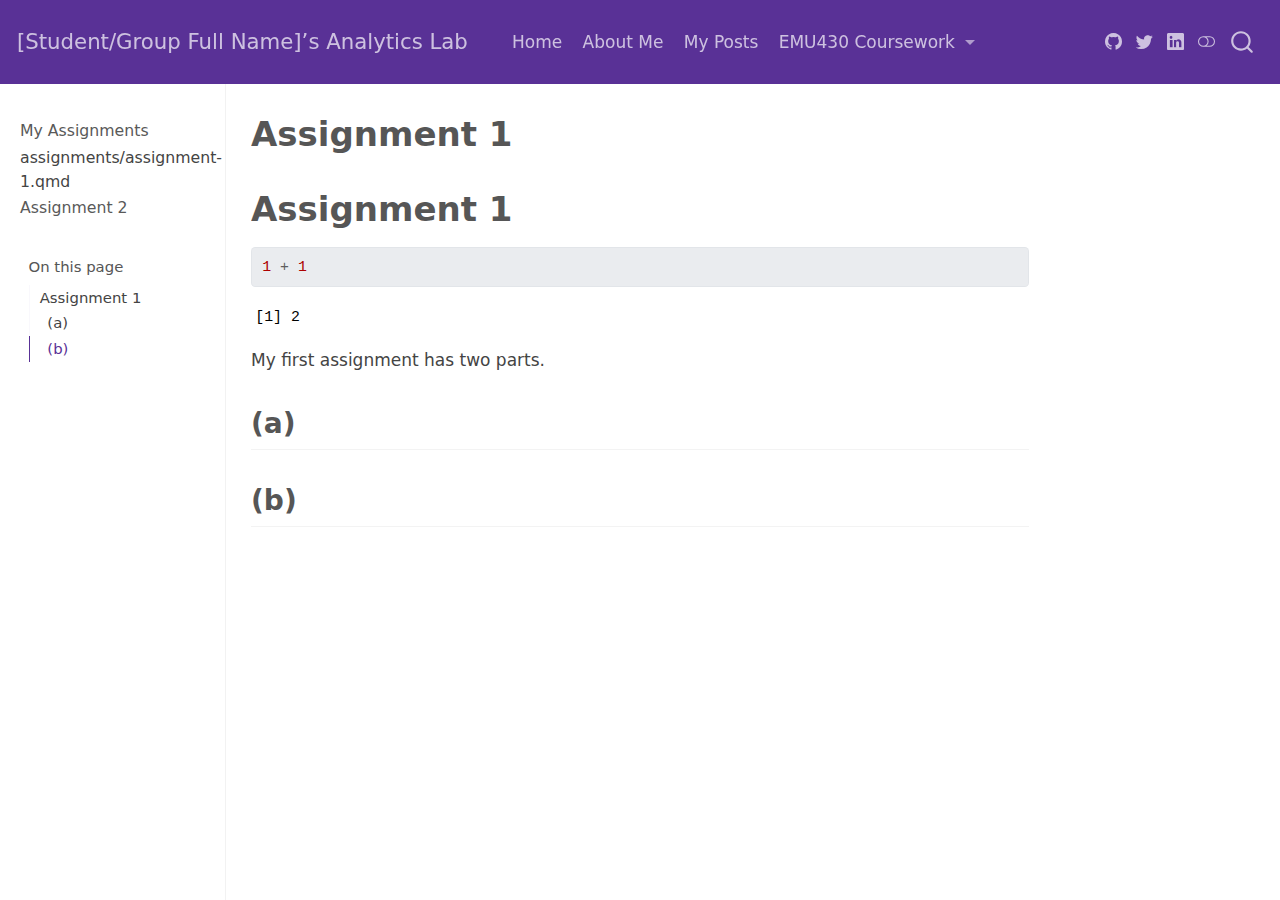
<file: _site/assignment-1.html>
<!DOCTYPE html>
<html xmlns="http://www.w3.org/1999/xhtml" lang="en" xml:lang="en"><head>

<meta charset="utf-8">
<meta name="generator" content="quarto-1.3.450">

<meta name="viewport" content="width=device-width, initial-scale=1.0, user-scalable=yes">


<title>[Student/Group Full Name]’s Analytics Lab - Assignment 1</title>
<style>
code{white-space: pre-wrap;}
span.smallcaps{font-variant: small-caps;}
div.columns{display: flex; gap: min(4vw, 1.5em);}
div.column{flex: auto; overflow-x: auto;}
div.hanging-indent{margin-left: 1.5em; text-indent: -1.5em;}
ul.task-list{list-style: none;}
ul.task-list li input[type="checkbox"] {
  width: 0.8em;
  margin: 0 0.8em 0.2em -1em; /* quarto-specific, see https://github.com/quarto-dev/quarto-cli/issues/4556 */ 
  vertical-align: middle;
}
/* CSS for syntax highlighting */
pre > code.sourceCode { white-space: pre; position: relative; }
pre > code.sourceCode > span { display: inline-block; line-height: 1.25; }
pre > code.sourceCode > span:empty { height: 1.2em; }
.sourceCode { overflow: visible; }
code.sourceCode > span { color: inherit; text-decoration: inherit; }
div.sourceCode { margin: 1em 0; }
pre.sourceCode { margin: 0; }
@media screen {
div.sourceCode { overflow: auto; }
}
@media print {
pre > code.sourceCode { white-space: pre-wrap; }
pre > code.sourceCode > span { text-indent: -5em; padding-left: 5em; }
}
pre.numberSource code
  { counter-reset: source-line 0; }
pre.numberSource code > span
  { position: relative; left: -4em; counter-increment: source-line; }
pre.numberSource code > span > a:first-child::before
  { content: counter(source-line);
    position: relative; left: -1em; text-align: right; vertical-align: baseline;
    border: none; display: inline-block;
    -webkit-touch-callout: none; -webkit-user-select: none;
    -khtml-user-select: none; -moz-user-select: none;
    -ms-user-select: none; user-select: none;
    padding: 0 4px; width: 4em;
  }
pre.numberSource { margin-left: 3em;  padding-left: 4px; }
div.sourceCode
  {   }
@media screen {
pre > code.sourceCode > span > a:first-child::before { text-decoration: underline; }
}
</style>


<script src="site_libs/quarto-nav/quarto-nav.js"></script>
<script src="site_libs/quarto-nav/headroom.min.js"></script>
<script src="site_libs/clipboard/clipboard.min.js"></script>
<script src="site_libs/quarto-search/autocomplete.umd.js"></script>
<script src="site_libs/quarto-search/fuse.min.js"></script>
<script src="site_libs/quarto-search/quarto-search.js"></script>
<meta name="quarto:offset" content="./">
<script src="site_libs/quarto-html/quarto.js"></script>
<script src="site_libs/quarto-html/popper.min.js"></script>
<script src="site_libs/quarto-html/tippy.umd.min.js"></script>
<script src="site_libs/quarto-html/anchor.min.js"></script>
<link href="site_libs/quarto-html/tippy.css" rel="stylesheet">
<link href="site_libs/quarto-html/quarto-syntax-highlighting.css" rel="stylesheet" class="quarto-color-scheme" id="quarto-text-highlighting-styles">
<link href="site_libs/quarto-html/quarto-syntax-highlighting-dark.css" rel="prefetch" class="quarto-color-scheme quarto-color-alternate" id="quarto-text-highlighting-styles">
<script src="site_libs/bootstrap/bootstrap.min.js"></script>
<link href="site_libs/bootstrap/bootstrap-icons.css" rel="stylesheet">
<link href="site_libs/bootstrap/bootstrap.min.css" rel="stylesheet" class="quarto-color-scheme" id="quarto-bootstrap" data-mode="light">
<link href="site_libs/bootstrap/bootstrap-dark.min.css" rel="prefetch" class="quarto-color-scheme quarto-color-alternate" id="quarto-bootstrap" data-mode="dark">
<script id="quarto-search-options" type="application/json">{
  "location": "navbar",
  "copy-button": false,
  "collapse-after": 3,
  "panel-placement": "end",
  "type": "overlay",
  "limit": 20,
  "language": {
    "search-no-results-text": "No results",
    "search-matching-documents-text": "matching documents",
    "search-copy-link-title": "Copy link to search",
    "search-hide-matches-text": "Hide additional matches",
    "search-more-match-text": "more match in this document",
    "search-more-matches-text": "more matches in this document",
    "search-clear-button-title": "Clear",
    "search-detached-cancel-button-title": "Cancel",
    "search-submit-button-title": "Submit",
    "search-label": "Search"
  }
}</script>


<link rel="stylesheet" href="styles.css">
</head>

<body class="nav-sidebar docked nav-fixed">

<div id="quarto-search-results"></div>
  <header id="quarto-header" class="headroom fixed-top">
    <nav class="navbar navbar-expand-lg navbar-dark ">
      <div class="navbar-container container-fluid">
      <div class="navbar-brand-container">
    <a class="navbar-brand" href="./index.html">
    <span class="navbar-title">[Student/Group Full Name]’s Analytics Lab</span>
    </a>
  </div>
            <div id="quarto-search" class="" title="Search"></div>
          <button class="navbar-toggler" type="button" data-bs-toggle="collapse" data-bs-target="#navbarCollapse" aria-controls="navbarCollapse" aria-expanded="false" aria-label="Toggle navigation" onclick="if (window.quartoToggleHeadroom) { window.quartoToggleHeadroom(); }">
  <span class="navbar-toggler-icon"></span>
</button>
          <div class="collapse navbar-collapse" id="navbarCollapse">
            <ul class="navbar-nav navbar-nav-scroll me-auto">
  <li class="nav-item">
    <a class="nav-link" href="./index.html" rel="" target="">
 <span class="menu-text">Home</span></a>
  </li>  
  <li class="nav-item">
    <a class="nav-link" href="./about.html" rel="" target="">
 <span class="menu-text">About Me</span></a>
  </li>  
  <li class="nav-item">
    <a class="nav-link" href="./posts.html" rel="" target="">
 <span class="menu-text">My Posts</span></a>
  </li>  
  <li class="nav-item dropdown ">
    <a class="nav-link dropdown-toggle" href="#" id="nav-menu-emu430-coursework" role="button" data-bs-toggle="dropdown" aria-expanded="false" rel="" target="">
 <span class="menu-text">EMU430 Coursework</span>
    </a>
    <ul class="dropdown-menu" aria-labelledby="nav-menu-emu430-coursework">    
        <li>
    <a class="dropdown-item" href="./assignments.html" rel="" target="">
 <span class="dropdown-text">Assignments</span></a>
  </li>  
        <li>
    <a class="dropdown-item" href="./project.html" rel="" target="">
 <span class="dropdown-text">Project</span></a>
  </li>  
    </ul>
  </li>
</ul>
            <div class="quarto-navbar-tools ms-auto tools-wide">
    <a href="https://twitter.com" rel="" title="" class="quarto-navigation-tool px-1" aria-label=""><i class="bi bi-github"></i></a>
    <a href="https://twitter.com" rel="" title="" class="quarto-navigation-tool px-1" aria-label=""><i class="bi bi-twitter"></i></a>
    <a href="https://linkedin.com" rel="" title="" class="quarto-navigation-tool px-1" aria-label=""><i class="bi bi-linkedin"></i></a>
  <a href="" class="quarto-color-scheme-toggle quarto-navigation-tool  px-1" onclick="window.quartoToggleColorScheme(); return false;" title="Toggle dark mode"><i class="bi"></i></a>
</div>
          </div> <!-- /navcollapse -->
      </div> <!-- /container-fluid -->
    </nav>
  <nav class="quarto-secondary-nav">
    <div class="container-fluid d-flex">
      <button type="button" class="quarto-btn-toggle btn" data-bs-toggle="collapse" data-bs-target="#quarto-sidebar,#quarto-sidebar-glass" aria-controls="quarto-sidebar" aria-expanded="false" aria-label="Toggle sidebar navigation" onclick="if (window.quartoToggleHeadroom) { window.quartoToggleHeadroom(); }">
        <i class="bi bi-layout-text-sidebar-reverse"></i>
      </button>
      <nav class="quarto-page-breadcrumbs" aria-label="breadcrumb"><ol class="breadcrumb"><li class="breadcrumb-item">Assignment 1</li></ol></nav>
      <a class="flex-grow-1" role="button" data-bs-toggle="collapse" data-bs-target="#quarto-sidebar,#quarto-sidebar-glass" aria-controls="quarto-sidebar" aria-expanded="false" aria-label="Toggle sidebar navigation" onclick="if (window.quartoToggleHeadroom) { window.quartoToggleHeadroom(); }">      
      </a>
    </div>
  </nav>
</header>
<!-- content -->
<div id="quarto-content" class="quarto-container page-columns page-rows-contents page-layout-article page-navbar">
<!-- sidebar -->
  <nav id="quarto-sidebar" class="sidebar collapse collapse-horizontal sidebar-navigation docked overflow-auto">
    <div class="sidebar-menu-container"> 
    <ul class="list-unstyled mt-1">
        <li class="sidebar-item">
  <div class="sidebar-item-container"> 
  <a href="./assignments.html" class="sidebar-item-text sidebar-link">
 <span class="menu-text">My Assignments</span></a>
  </div>
</li>
        <li class="sidebar-item">
 <span class="menu-text">assignments/assignment-1.qmd</span>
  </li>
        <li class="sidebar-item">
  <div class="sidebar-item-container"> 
  <a href="./assignments/assignment-2.html" class="sidebar-item-text sidebar-link">
 <span class="menu-text">Assignment 2</span></a>
  </div>
</li>
    </ul>
    </div>
    <nav id="TOC" role="doc-toc" class="toc-active">
    <h2 id="toc-title">On this page</h2>
   
  <ul>
  <li><a href="#assignment-1" id="toc-assignment-1" class="nav-link active" data-scroll-target="#assignment-1">Assignment 1</a>
  <ul class="collapse">
  <li><a href="#a" id="toc-a" class="nav-link" data-scroll-target="#a">(a)</a></li>
  <li><a href="#b" id="toc-b" class="nav-link" data-scroll-target="#b">(b)</a></li>
  </ul></li>
  </ul>
</nav>
</nav>
<div id="quarto-sidebar-glass" data-bs-toggle="collapse" data-bs-target="#quarto-sidebar,#quarto-sidebar-glass"></div>
<!-- margin-sidebar -->
    <div id="quarto-margin-sidebar" class="sidebar margin-sidebar">
    </div>
<!-- main -->
<main class="content" id="quarto-document-content">

<header id="title-block-header" class="quarto-title-block default">
<div class="quarto-title">
<h1 class="title">Assignment 1</h1>
</div>



<div class="quarto-title-meta">

    
  
    
  </div>
  

</header>

<section id="assignment-1" class="level1">
<h1>Assignment 1</h1>
<div class="cell">
<div class="sourceCode cell-code" id="cb1"><pre class="sourceCode r code-with-copy"><code class="sourceCode r"><span id="cb1-1"><a href="#cb1-1" aria-hidden="true" tabindex="-1"></a><span class="dv">1</span> <span class="sc">+</span> <span class="dv">1</span></span></code><button title="Copy to Clipboard" class="code-copy-button"><i class="bi"></i></button></pre></div>
<div class="cell-output cell-output-stdout">
<pre><code>[1] 2</code></pre>
</div>
</div>
<p>My first assignment has two parts.</p>
<section id="a" class="level2">
<h2 class="anchored" data-anchor-id="a">(a)</h2>
</section>
<section id="b" class="level2">
<h2 class="anchored" data-anchor-id="b">(b)</h2>


</section>
</section>

</main> <!-- /main -->
<script id="quarto-html-after-body" type="application/javascript">
window.document.addEventListener("DOMContentLoaded", function (event) {
  const toggleBodyColorMode = (bsSheetEl) => {
    const mode = bsSheetEl.getAttribute("data-mode");
    const bodyEl = window.document.querySelector("body");
    if (mode === "dark") {
      bodyEl.classList.add("quarto-dark");
      bodyEl.classList.remove("quarto-light");
    } else {
      bodyEl.classList.add("quarto-light");
      bodyEl.classList.remove("quarto-dark");
    }
  }
  const toggleBodyColorPrimary = () => {
    const bsSheetEl = window.document.querySelector("link#quarto-bootstrap");
    if (bsSheetEl) {
      toggleBodyColorMode(bsSheetEl);
    }
  }
  toggleBodyColorPrimary();  
  const disableStylesheet = (stylesheets) => {
    for (let i=0; i < stylesheets.length; i++) {
      const stylesheet = stylesheets[i];
      stylesheet.rel = 'prefetch';
    }
  }
  const enableStylesheet = (stylesheets) => {
    for (let i=0; i < stylesheets.length; i++) {
      const stylesheet = stylesheets[i];
      stylesheet.rel = 'stylesheet';
    }
  }
  const manageTransitions = (selector, allowTransitions) => {
    const els = window.document.querySelectorAll(selector);
    for (let i=0; i < els.length; i++) {
      const el = els[i];
      if (allowTransitions) {
        el.classList.remove('notransition');
      } else {
        el.classList.add('notransition');
      }
    }
  }
  const toggleColorMode = (alternate) => {
    // Switch the stylesheets
    const alternateStylesheets = window.document.querySelectorAll('link.quarto-color-scheme.quarto-color-alternate');
    manageTransitions('#quarto-margin-sidebar .nav-link', false);
    if (alternate) {
      enableStylesheet(alternateStylesheets);
      for (const sheetNode of alternateStylesheets) {
        if (sheetNode.id === "quarto-bootstrap") {
          toggleBodyColorMode(sheetNode);
        }
      }
    } else {
      disableStylesheet(alternateStylesheets);
      toggleBodyColorPrimary();
    }
    manageTransitions('#quarto-margin-sidebar .nav-link', true);
    // Switch the toggles
    const toggles = window.document.querySelectorAll('.quarto-color-scheme-toggle');
    for (let i=0; i < toggles.length; i++) {
      const toggle = toggles[i];
      if (toggle) {
        if (alternate) {
          toggle.classList.add("alternate");     
        } else {
          toggle.classList.remove("alternate");
        }
      }
    }
    // Hack to workaround the fact that safari doesn't
    // properly recolor the scrollbar when toggling (#1455)
    if (navigator.userAgent.indexOf('Safari') > 0 && navigator.userAgent.indexOf('Chrome') == -1) {
      manageTransitions("body", false);
      window.scrollTo(0, 1);
      setTimeout(() => {
        window.scrollTo(0, 0);
        manageTransitions("body", true);
      }, 40);  
    }
  }
  const isFileUrl = () => { 
    return window.location.protocol === 'file:';
  }
  const hasAlternateSentinel = () => {  
    let styleSentinel = getColorSchemeSentinel();
    if (styleSentinel !== null) {
      return styleSentinel === "alternate";
    } else {
      return false;
    }
  }
  const setStyleSentinel = (alternate) => {
    const value = alternate ? "alternate" : "default";
    if (!isFileUrl()) {
      window.localStorage.setItem("quarto-color-scheme", value);
    } else {
      localAlternateSentinel = value;
    }
  }
  const getColorSchemeSentinel = () => {
    if (!isFileUrl()) {
      const storageValue = window.localStorage.getItem("quarto-color-scheme");
      return storageValue != null ? storageValue : localAlternateSentinel;
    } else {
      return localAlternateSentinel;
    }
  }
  let localAlternateSentinel = 'default';
  // Dark / light mode switch
  window.quartoToggleColorScheme = () => {
    // Read the current dark / light value 
    let toAlternate = !hasAlternateSentinel();
    toggleColorMode(toAlternate);
    setStyleSentinel(toAlternate);
  };
  // Ensure there is a toggle, if there isn't float one in the top right
  if (window.document.querySelector('.quarto-color-scheme-toggle') === null) {
    const a = window.document.createElement('a');
    a.classList.add('top-right');
    a.classList.add('quarto-color-scheme-toggle');
    a.href = "";
    a.onclick = function() { try { window.quartoToggleColorScheme(); } catch {} return false; };
    const i = window.document.createElement("i");
    i.classList.add('bi');
    a.appendChild(i);
    window.document.body.appendChild(a);
  }
  // Switch to dark mode if need be
  if (hasAlternateSentinel()) {
    toggleColorMode(true);
  } else {
    toggleColorMode(false);
  }
  const icon = "";
  const anchorJS = new window.AnchorJS();
  anchorJS.options = {
    placement: 'right',
    icon: icon
  };
  anchorJS.add('.anchored');
  const isCodeAnnotation = (el) => {
    for (const clz of el.classList) {
      if (clz.startsWith('code-annotation-')) {                     
        return true;
      }
    }
    return false;
  }
  const clipboard = new window.ClipboardJS('.code-copy-button', {
    text: function(trigger) {
      const codeEl = trigger.previousElementSibling.cloneNode(true);
      for (const childEl of codeEl.children) {
        if (isCodeAnnotation(childEl)) {
          childEl.remove();
        }
      }
      return codeEl.innerText;
    }
  });
  clipboard.on('success', function(e) {
    // button target
    const button = e.trigger;
    // don't keep focus
    button.blur();
    // flash "checked"
    button.classList.add('code-copy-button-checked');
    var currentTitle = button.getAttribute("title");
    button.setAttribute("title", "Copied!");
    let tooltip;
    if (window.bootstrap) {
      button.setAttribute("data-bs-toggle", "tooltip");
      button.setAttribute("data-bs-placement", "left");
      button.setAttribute("data-bs-title", "Copied!");
      tooltip = new bootstrap.Tooltip(button, 
        { trigger: "manual", 
          customClass: "code-copy-button-tooltip",
          offset: [0, -8]});
      tooltip.show();    
    }
    setTimeout(function() {
      if (tooltip) {
        tooltip.hide();
        button.removeAttribute("data-bs-title");
        button.removeAttribute("data-bs-toggle");
        button.removeAttribute("data-bs-placement");
      }
      button.setAttribute("title", currentTitle);
      button.classList.remove('code-copy-button-checked');
    }, 1000);
    // clear code selection
    e.clearSelection();
  });
  function tippyHover(el, contentFn) {
    const config = {
      allowHTML: true,
      content: contentFn,
      maxWidth: 500,
      delay: 100,
      arrow: false,
      appendTo: function(el) {
          return el.parentElement;
      },
      interactive: true,
      interactiveBorder: 10,
      theme: 'quarto',
      placement: 'bottom-start'
    };
    window.tippy(el, config); 
  }
  const noterefs = window.document.querySelectorAll('a[role="doc-noteref"]');
  for (var i=0; i<noterefs.length; i++) {
    const ref = noterefs[i];
    tippyHover(ref, function() {
      // use id or data attribute instead here
      let href = ref.getAttribute('data-footnote-href') || ref.getAttribute('href');
      try { href = new URL(href).hash; } catch {}
      const id = href.replace(/^#\/?/, "");
      const note = window.document.getElementById(id);
      return note.innerHTML;
    });
  }
      let selectedAnnoteEl;
      const selectorForAnnotation = ( cell, annotation) => {
        let cellAttr = 'data-code-cell="' + cell + '"';
        let lineAttr = 'data-code-annotation="' +  annotation + '"';
        const selector = 'span[' + cellAttr + '][' + lineAttr + ']';
        return selector;
      }
      const selectCodeLines = (annoteEl) => {
        const doc = window.document;
        const targetCell = annoteEl.getAttribute("data-target-cell");
        const targetAnnotation = annoteEl.getAttribute("data-target-annotation");
        const annoteSpan = window.document.querySelector(selectorForAnnotation(targetCell, targetAnnotation));
        const lines = annoteSpan.getAttribute("data-code-lines").split(",");
        const lineIds = lines.map((line) => {
          return targetCell + "-" + line;
        })
        let top = null;
        let height = null;
        let parent = null;
        if (lineIds.length > 0) {
            //compute the position of the single el (top and bottom and make a div)
            const el = window.document.getElementById(lineIds[0]);
            top = el.offsetTop;
            height = el.offsetHeight;
            parent = el.parentElement.parentElement;
          if (lineIds.length > 1) {
            const lastEl = window.document.getElementById(lineIds[lineIds.length - 1]);
            const bottom = lastEl.offsetTop + lastEl.offsetHeight;
            height = bottom - top;
          }
          if (top !== null && height !== null && parent !== null) {
            // cook up a div (if necessary) and position it 
            let div = window.document.getElementById("code-annotation-line-highlight");
            if (div === null) {
              div = window.document.createElement("div");
              div.setAttribute("id", "code-annotation-line-highlight");
              div.style.position = 'absolute';
              parent.appendChild(div);
            }
            div.style.top = top - 2 + "px";
            div.style.height = height + 4 + "px";
            let gutterDiv = window.document.getElementById("code-annotation-line-highlight-gutter");
            if (gutterDiv === null) {
              gutterDiv = window.document.createElement("div");
              gutterDiv.setAttribute("id", "code-annotation-line-highlight-gutter");
              gutterDiv.style.position = 'absolute';
              const codeCell = window.document.getElementById(targetCell);
              const gutter = codeCell.querySelector('.code-annotation-gutter');
              gutter.appendChild(gutterDiv);
            }
            gutterDiv.style.top = top - 2 + "px";
            gutterDiv.style.height = height + 4 + "px";
          }
          selectedAnnoteEl = annoteEl;
        }
      };
      const unselectCodeLines = () => {
        const elementsIds = ["code-annotation-line-highlight", "code-annotation-line-highlight-gutter"];
        elementsIds.forEach((elId) => {
          const div = window.document.getElementById(elId);
          if (div) {
            div.remove();
          }
        });
        selectedAnnoteEl = undefined;
      };
      // Attach click handler to the DT
      const annoteDls = window.document.querySelectorAll('dt[data-target-cell]');
      for (const annoteDlNode of annoteDls) {
        annoteDlNode.addEventListener('click', (event) => {
          const clickedEl = event.target;
          if (clickedEl !== selectedAnnoteEl) {
            unselectCodeLines();
            const activeEl = window.document.querySelector('dt[data-target-cell].code-annotation-active');
            if (activeEl) {
              activeEl.classList.remove('code-annotation-active');
            }
            selectCodeLines(clickedEl);
            clickedEl.classList.add('code-annotation-active');
          } else {
            // Unselect the line
            unselectCodeLines();
            clickedEl.classList.remove('code-annotation-active');
          }
        });
      }
  const findCites = (el) => {
    const parentEl = el.parentElement;
    if (parentEl) {
      const cites = parentEl.dataset.cites;
      if (cites) {
        return {
          el,
          cites: cites.split(' ')
        };
      } else {
        return findCites(el.parentElement)
      }
    } else {
      return undefined;
    }
  };
  var bibliorefs = window.document.querySelectorAll('a[role="doc-biblioref"]');
  for (var i=0; i<bibliorefs.length; i++) {
    const ref = bibliorefs[i];
    const citeInfo = findCites(ref);
    if (citeInfo) {
      tippyHover(citeInfo.el, function() {
        var popup = window.document.createElement('div');
        citeInfo.cites.forEach(function(cite) {
          var citeDiv = window.document.createElement('div');
          citeDiv.classList.add('hanging-indent');
          citeDiv.classList.add('csl-entry');
          var biblioDiv = window.document.getElementById('ref-' + cite);
          if (biblioDiv) {
            citeDiv.innerHTML = biblioDiv.innerHTML;
          }
          popup.appendChild(citeDiv);
        });
        return popup.innerHTML;
      });
    }
  }
});
</script>
</div> <!-- /content -->



</body></html>
</file>
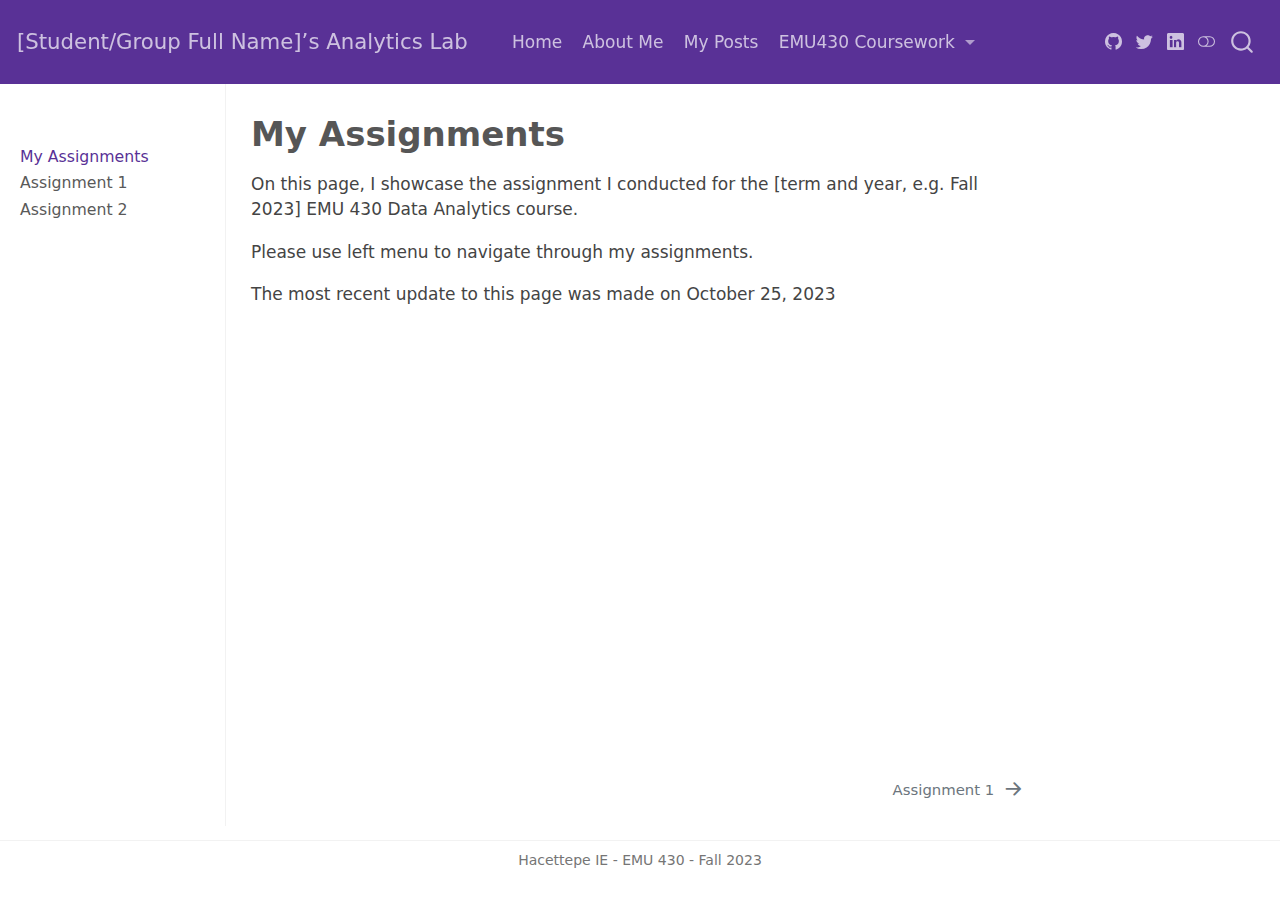
<file: _site/assignments.html>
<!DOCTYPE html>
<html xmlns="http://www.w3.org/1999/xhtml" lang="en" xml:lang="en"><head>

<meta charset="utf-8">
<meta name="generator" content="quarto-1.3.450">

<meta name="viewport" content="width=device-width, initial-scale=1.0, user-scalable=yes">


<title>[Student/Group Full Name]’s Analytics Lab - My Assignments</title>
<style>
code{white-space: pre-wrap;}
span.smallcaps{font-variant: small-caps;}
div.columns{display: flex; gap: min(4vw, 1.5em);}
div.column{flex: auto; overflow-x: auto;}
div.hanging-indent{margin-left: 1.5em; text-indent: -1.5em;}
ul.task-list{list-style: none;}
ul.task-list li input[type="checkbox"] {
  width: 0.8em;
  margin: 0 0.8em 0.2em -1em; /* quarto-specific, see https://github.com/quarto-dev/quarto-cli/issues/4556 */ 
  vertical-align: middle;
}
</style>


<script src="site_libs/quarto-nav/quarto-nav.js"></script>
<script src="site_libs/quarto-nav/headroom.min.js"></script>
<script src="site_libs/clipboard/clipboard.min.js"></script>
<script src="site_libs/quarto-search/autocomplete.umd.js"></script>
<script src="site_libs/quarto-search/fuse.min.js"></script>
<script src="site_libs/quarto-search/quarto-search.js"></script>
<meta name="quarto:offset" content="./">
<link href="./assignments/assignment-1.html" rel="next">
<script src="site_libs/quarto-html/quarto.js"></script>
<script src="site_libs/quarto-html/popper.min.js"></script>
<script src="site_libs/quarto-html/tippy.umd.min.js"></script>
<script src="site_libs/quarto-html/anchor.min.js"></script>
<link href="site_libs/quarto-html/tippy.css" rel="stylesheet">
<link href="site_libs/quarto-html/quarto-syntax-highlighting.css" rel="stylesheet" class="quarto-color-scheme" id="quarto-text-highlighting-styles">
<link href="site_libs/quarto-html/quarto-syntax-highlighting-dark.css" rel="prefetch" class="quarto-color-scheme quarto-color-alternate" id="quarto-text-highlighting-styles">
<script src="site_libs/bootstrap/bootstrap.min.js"></script>
<link href="site_libs/bootstrap/bootstrap-icons.css" rel="stylesheet">
<link href="site_libs/bootstrap/bootstrap.min.css" rel="stylesheet" class="quarto-color-scheme" id="quarto-bootstrap" data-mode="light">
<link href="site_libs/bootstrap/bootstrap-dark.min.css" rel="prefetch" class="quarto-color-scheme quarto-color-alternate" id="quarto-bootstrap" data-mode="dark">
<script id="quarto-search-options" type="application/json">{
  "location": "navbar",
  "copy-button": false,
  "collapse-after": 3,
  "panel-placement": "end",
  "type": "overlay",
  "limit": 20,
  "language": {
    "search-no-results-text": "No results",
    "search-matching-documents-text": "matching documents",
    "search-copy-link-title": "Copy link to search",
    "search-hide-matches-text": "Hide additional matches",
    "search-more-match-text": "more match in this document",
    "search-more-matches-text": "more matches in this document",
    "search-clear-button-title": "Clear",
    "search-detached-cancel-button-title": "Cancel",
    "search-submit-button-title": "Submit",
    "search-label": "Search"
  }
}</script>


<link rel="stylesheet" href="styles.css">
</head>

<body class="nav-sidebar docked nav-fixed">

<div id="quarto-search-results"></div>
  <header id="quarto-header" class="headroom fixed-top">
    <nav class="navbar navbar-expand-lg navbar-dark ">
      <div class="navbar-container container-fluid">
      <div class="navbar-brand-container">
    <a class="navbar-brand" href="./index.html">
    <span class="navbar-title">[Student/Group Full Name]’s Analytics Lab</span>
    </a>
  </div>
            <div id="quarto-search" class="" title="Search"></div>
          <button class="navbar-toggler" type="button" data-bs-toggle="collapse" data-bs-target="#navbarCollapse" aria-controls="navbarCollapse" aria-expanded="false" aria-label="Toggle navigation" onclick="if (window.quartoToggleHeadroom) { window.quartoToggleHeadroom(); }">
  <span class="navbar-toggler-icon"></span>
</button>
          <div class="collapse navbar-collapse" id="navbarCollapse">
            <ul class="navbar-nav navbar-nav-scroll me-auto">
  <li class="nav-item">
    <a class="nav-link" href="./index.html" rel="" target="">
 <span class="menu-text">Home</span></a>
  </li>  
  <li class="nav-item">
    <a class="nav-link" href="./about.html" rel="" target="">
 <span class="menu-text">About Me</span></a>
  </li>  
  <li class="nav-item">
    <a class="nav-link" href="./posts.html" rel="" target="">
 <span class="menu-text">My Posts</span></a>
  </li>  
  <li class="nav-item dropdown ">
    <a class="nav-link dropdown-toggle" href="#" id="nav-menu-emu430-coursework" role="button" data-bs-toggle="dropdown" aria-expanded="false" rel="" target="">
 <span class="menu-text">EMU430 Coursework</span>
    </a>
    <ul class="dropdown-menu" aria-labelledby="nav-menu-emu430-coursework">    
        <li>
    <a class="dropdown-item" href="./assignments.html" rel="" target="">
 <span class="dropdown-text">Assignments</span></a>
  </li>  
        <li>
    <a class="dropdown-item" href="./project.html" rel="" target="">
 <span class="dropdown-text">Project</span></a>
  </li>  
    </ul>
  </li>
</ul>
            <div class="quarto-navbar-tools ms-auto tools-wide">
    <a href="https://twitter.com" rel="" title="" class="quarto-navigation-tool px-1" aria-label=""><i class="bi bi-github"></i></a>
    <a href="https://twitter.com" rel="" title="" class="quarto-navigation-tool px-1" aria-label=""><i class="bi bi-twitter"></i></a>
    <a href="https://linkedin.com" rel="" title="" class="quarto-navigation-tool px-1" aria-label=""><i class="bi bi-linkedin"></i></a>
  <a href="" class="quarto-color-scheme-toggle quarto-navigation-tool  px-1" onclick="window.quartoToggleColorScheme(); return false;" title="Toggle dark mode"><i class="bi"></i></a>
</div>
          </div> <!-- /navcollapse -->
      </div> <!-- /container-fluid -->
    </nav>
  <nav class="quarto-secondary-nav">
    <div class="container-fluid d-flex">
      <button type="button" class="quarto-btn-toggle btn" data-bs-toggle="collapse" data-bs-target="#quarto-sidebar,#quarto-sidebar-glass" aria-controls="quarto-sidebar" aria-expanded="false" aria-label="Toggle sidebar navigation" onclick="if (window.quartoToggleHeadroom) { window.quartoToggleHeadroom(); }">
        <i class="bi bi-layout-text-sidebar-reverse"></i>
      </button>
      <nav class="quarto-page-breadcrumbs" aria-label="breadcrumb"><ol class="breadcrumb"><li class="breadcrumb-item"><a href="./assignments.html">My Assignments</a></li></ol></nav>
      <a class="flex-grow-1" role="button" data-bs-toggle="collapse" data-bs-target="#quarto-sidebar,#quarto-sidebar-glass" aria-controls="quarto-sidebar" aria-expanded="false" aria-label="Toggle sidebar navigation" onclick="if (window.quartoToggleHeadroom) { window.quartoToggleHeadroom(); }">      
      </a>
      <button type="button" class="btn quarto-search-button" aria-label="" onclick="window.quartoOpenSearch();">
        <i class="bi bi-search"></i>
      </button>
    </div>
  </nav>
</header>
<!-- content -->
<div id="quarto-content" class="quarto-container page-columns page-rows-contents page-layout-article page-navbar">
<!-- sidebar -->
  <nav id="quarto-sidebar" class="sidebar collapse collapse-horizontal sidebar-navigation docked overflow-auto">
        <div class="mt-2 flex-shrink-0 align-items-center">
        <div class="sidebar-search">
        <div id="quarto-search" class="" title="Search"></div>
        </div>
        </div>
    <div class="sidebar-menu-container"> 
    <ul class="list-unstyled mt-1">
        <li class="sidebar-item">
  <div class="sidebar-item-container"> 
  <a href="./assignments.html" class="sidebar-item-text sidebar-link active">
 <span class="menu-text">My Assignments</span></a>
  </div>
</li>
        <li class="sidebar-item">
  <div class="sidebar-item-container"> 
  <a href="./assignments/assignment-1.html" class="sidebar-item-text sidebar-link">
 <span class="menu-text">Assignment 1</span></a>
  </div>
</li>
        <li class="sidebar-item">
  <div class="sidebar-item-container"> 
  <a href="./assignments/assignment-2.html" class="sidebar-item-text sidebar-link">
 <span class="menu-text">Assignment 2</span></a>
  </div>
</li>
    </ul>
    </div>
    
</nav>
<div id="quarto-sidebar-glass" data-bs-toggle="collapse" data-bs-target="#quarto-sidebar,#quarto-sidebar-glass"></div>
<!-- margin-sidebar -->
    <div id="quarto-margin-sidebar" class="sidebar margin-sidebar">
    </div>
<!-- main -->
<main class="content" id="quarto-document-content">

<header id="title-block-header" class="quarto-title-block default">
<div class="quarto-title">
<h1 class="title">My Assignments</h1>
</div>



<div class="quarto-title-meta">

    
  
    
  </div>
  

</header>

<p>On this page, I showcase the assignment I conducted for the [term and year, e.g.&nbsp;Fall 2023] EMU 430 Data Analytics course.</p>
<p>Please use left menu to navigate through my assignments.</p>
<p>The most recent update to this page was made on October 25, 2023</p>



<a onclick="window.scrollTo(0, 0); return false;" role="button" id="quarto-back-to-top"><i class="bi bi-arrow-up"></i> Back to top</a></main> <!-- /main -->
<script id="quarto-html-after-body" type="application/javascript">
window.document.addEventListener("DOMContentLoaded", function (event) {
  const toggleBodyColorMode = (bsSheetEl) => {
    const mode = bsSheetEl.getAttribute("data-mode");
    const bodyEl = window.document.querySelector("body");
    if (mode === "dark") {
      bodyEl.classList.add("quarto-dark");
      bodyEl.classList.remove("quarto-light");
    } else {
      bodyEl.classList.add("quarto-light");
      bodyEl.classList.remove("quarto-dark");
    }
  }
  const toggleBodyColorPrimary = () => {
    const bsSheetEl = window.document.querySelector("link#quarto-bootstrap");
    if (bsSheetEl) {
      toggleBodyColorMode(bsSheetEl);
    }
  }
  toggleBodyColorPrimary();  
  const disableStylesheet = (stylesheets) => {
    for (let i=0; i < stylesheets.length; i++) {
      const stylesheet = stylesheets[i];
      stylesheet.rel = 'prefetch';
    }
  }
  const enableStylesheet = (stylesheets) => {
    for (let i=0; i < stylesheets.length; i++) {
      const stylesheet = stylesheets[i];
      stylesheet.rel = 'stylesheet';
    }
  }
  const manageTransitions = (selector, allowTransitions) => {
    const els = window.document.querySelectorAll(selector);
    for (let i=0; i < els.length; i++) {
      const el = els[i];
      if (allowTransitions) {
        el.classList.remove('notransition');
      } else {
        el.classList.add('notransition');
      }
    }
  }
  const toggleColorMode = (alternate) => {
    // Switch the stylesheets
    const alternateStylesheets = window.document.querySelectorAll('link.quarto-color-scheme.quarto-color-alternate');
    manageTransitions('#quarto-margin-sidebar .nav-link', false);
    if (alternate) {
      enableStylesheet(alternateStylesheets);
      for (const sheetNode of alternateStylesheets) {
        if (sheetNode.id === "quarto-bootstrap") {
          toggleBodyColorMode(sheetNode);
        }
      }
    } else {
      disableStylesheet(alternateStylesheets);
      toggleBodyColorPrimary();
    }
    manageTransitions('#quarto-margin-sidebar .nav-link', true);
    // Switch the toggles
    const toggles = window.document.querySelectorAll('.quarto-color-scheme-toggle');
    for (let i=0; i < toggles.length; i++) {
      const toggle = toggles[i];
      if (toggle) {
        if (alternate) {
          toggle.classList.add("alternate");     
        } else {
          toggle.classList.remove("alternate");
        }
      }
    }
    // Hack to workaround the fact that safari doesn't
    // properly recolor the scrollbar when toggling (#1455)
    if (navigator.userAgent.indexOf('Safari') > 0 && navigator.userAgent.indexOf('Chrome') == -1) {
      manageTransitions("body", false);
      window.scrollTo(0, 1);
      setTimeout(() => {
        window.scrollTo(0, 0);
        manageTransitions("body", true);
      }, 40);  
    }
  }
  const isFileUrl = () => { 
    return window.location.protocol === 'file:';
  }
  const hasAlternateSentinel = () => {  
    let styleSentinel = getColorSchemeSentinel();
    if (styleSentinel !== null) {
      return styleSentinel === "alternate";
    } else {
      return false;
    }
  }
  const setStyleSentinel = (alternate) => {
    const value = alternate ? "alternate" : "default";
    if (!isFileUrl()) {
      window.localStorage.setItem("quarto-color-scheme", value);
    } else {
      localAlternateSentinel = value;
    }
  }
  const getColorSchemeSentinel = () => {
    if (!isFileUrl()) {
      const storageValue = window.localStorage.getItem("quarto-color-scheme");
      return storageValue != null ? storageValue : localAlternateSentinel;
    } else {
      return localAlternateSentinel;
    }
  }
  let localAlternateSentinel = 'default';
  // Dark / light mode switch
  window.quartoToggleColorScheme = () => {
    // Read the current dark / light value 
    let toAlternate = !hasAlternateSentinel();
    toggleColorMode(toAlternate);
    setStyleSentinel(toAlternate);
  };
  // Ensure there is a toggle, if there isn't float one in the top right
  if (window.document.querySelector('.quarto-color-scheme-toggle') === null) {
    const a = window.document.createElement('a');
    a.classList.add('top-right');
    a.classList.add('quarto-color-scheme-toggle');
    a.href = "";
    a.onclick = function() { try { window.quartoToggleColorScheme(); } catch {} return false; };
    const i = window.document.createElement("i");
    i.classList.add('bi');
    a.appendChild(i);
    window.document.body.appendChild(a);
  }
  // Switch to dark mode if need be
  if (hasAlternateSentinel()) {
    toggleColorMode(true);
  } else {
    toggleColorMode(false);
  }
  const icon = "";
  const anchorJS = new window.AnchorJS();
  anchorJS.options = {
    placement: 'right',
    icon: icon
  };
  anchorJS.add('.anchored');
  const isCodeAnnotation = (el) => {
    for (const clz of el.classList) {
      if (clz.startsWith('code-annotation-')) {                     
        return true;
      }
    }
    return false;
  }
  const clipboard = new window.ClipboardJS('.code-copy-button', {
    text: function(trigger) {
      const codeEl = trigger.previousElementSibling.cloneNode(true);
      for (const childEl of codeEl.children) {
        if (isCodeAnnotation(childEl)) {
          childEl.remove();
        }
      }
      return codeEl.innerText;
    }
  });
  clipboard.on('success', function(e) {
    // button target
    const button = e.trigger;
    // don't keep focus
    button.blur();
    // flash "checked"
    button.classList.add('code-copy-button-checked');
    var currentTitle = button.getAttribute("title");
    button.setAttribute("title", "Copied!");
    let tooltip;
    if (window.bootstrap) {
      button.setAttribute("data-bs-toggle", "tooltip");
      button.setAttribute("data-bs-placement", "left");
      button.setAttribute("data-bs-title", "Copied!");
      tooltip = new bootstrap.Tooltip(button, 
        { trigger: "manual", 
          customClass: "code-copy-button-tooltip",
          offset: [0, -8]});
      tooltip.show();    
    }
    setTimeout(function() {
      if (tooltip) {
        tooltip.hide();
        button.removeAttribute("data-bs-title");
        button.removeAttribute("data-bs-toggle");
        button.removeAttribute("data-bs-placement");
      }
      button.setAttribute("title", currentTitle);
      button.classList.remove('code-copy-button-checked');
    }, 1000);
    // clear code selection
    e.clearSelection();
  });
  function tippyHover(el, contentFn) {
    const config = {
      allowHTML: true,
      content: contentFn,
      maxWidth: 500,
      delay: 100,
      arrow: false,
      appendTo: function(el) {
          return el.parentElement;
      },
      interactive: true,
      interactiveBorder: 10,
      theme: 'quarto',
      placement: 'bottom-start'
    };
    window.tippy(el, config); 
  }
  const noterefs = window.document.querySelectorAll('a[role="doc-noteref"]');
  for (var i=0; i<noterefs.length; i++) {
    const ref = noterefs[i];
    tippyHover(ref, function() {
      // use id or data attribute instead here
      let href = ref.getAttribute('data-footnote-href') || ref.getAttribute('href');
      try { href = new URL(href).hash; } catch {}
      const id = href.replace(/^#\/?/, "");
      const note = window.document.getElementById(id);
      return note.innerHTML;
    });
  }
      let selectedAnnoteEl;
      const selectorForAnnotation = ( cell, annotation) => {
        let cellAttr = 'data-code-cell="' + cell + '"';
        let lineAttr = 'data-code-annotation="' +  annotation + '"';
        const selector = 'span[' + cellAttr + '][' + lineAttr + ']';
        return selector;
      }
      const selectCodeLines = (annoteEl) => {
        const doc = window.document;
        const targetCell = annoteEl.getAttribute("data-target-cell");
        const targetAnnotation = annoteEl.getAttribute("data-target-annotation");
        const annoteSpan = window.document.querySelector(selectorForAnnotation(targetCell, targetAnnotation));
        const lines = annoteSpan.getAttribute("data-code-lines").split(",");
        const lineIds = lines.map((line) => {
          return targetCell + "-" + line;
        })
        let top = null;
        let height = null;
        let parent = null;
        if (lineIds.length > 0) {
            //compute the position of the single el (top and bottom and make a div)
            const el = window.document.getElementById(lineIds[0]);
            top = el.offsetTop;
            height = el.offsetHeight;
            parent = el.parentElement.parentElement;
          if (lineIds.length > 1) {
            const lastEl = window.document.getElementById(lineIds[lineIds.length - 1]);
            const bottom = lastEl.offsetTop + lastEl.offsetHeight;
            height = bottom - top;
          }
          if (top !== null && height !== null && parent !== null) {
            // cook up a div (if necessary) and position it 
            let div = window.document.getElementById("code-annotation-line-highlight");
            if (div === null) {
              div = window.document.createElement("div");
              div.setAttribute("id", "code-annotation-line-highlight");
              div.style.position = 'absolute';
              parent.appendChild(div);
            }
            div.style.top = top - 2 + "px";
            div.style.height = height + 4 + "px";
            let gutterDiv = window.document.getElementById("code-annotation-line-highlight-gutter");
            if (gutterDiv === null) {
              gutterDiv = window.document.createElement("div");
              gutterDiv.setAttribute("id", "code-annotation-line-highlight-gutter");
              gutterDiv.style.position = 'absolute';
              const codeCell = window.document.getElementById(targetCell);
              const gutter = codeCell.querySelector('.code-annotation-gutter');
              gutter.appendChild(gutterDiv);
            }
            gutterDiv.style.top = top - 2 + "px";
            gutterDiv.style.height = height + 4 + "px";
          }
          selectedAnnoteEl = annoteEl;
        }
      };
      const unselectCodeLines = () => {
        const elementsIds = ["code-annotation-line-highlight", "code-annotation-line-highlight-gutter"];
        elementsIds.forEach((elId) => {
          const div = window.document.getElementById(elId);
          if (div) {
            div.remove();
          }
        });
        selectedAnnoteEl = undefined;
      };
      // Attach click handler to the DT
      const annoteDls = window.document.querySelectorAll('dt[data-target-cell]');
      for (const annoteDlNode of annoteDls) {
        annoteDlNode.addEventListener('click', (event) => {
          const clickedEl = event.target;
          if (clickedEl !== selectedAnnoteEl) {
            unselectCodeLines();
            const activeEl = window.document.querySelector('dt[data-target-cell].code-annotation-active');
            if (activeEl) {
              activeEl.classList.remove('code-annotation-active');
            }
            selectCodeLines(clickedEl);
            clickedEl.classList.add('code-annotation-active');
          } else {
            // Unselect the line
            unselectCodeLines();
            clickedEl.classList.remove('code-annotation-active');
          }
        });
      }
  const findCites = (el) => {
    const parentEl = el.parentElement;
    if (parentEl) {
      const cites = parentEl.dataset.cites;
      if (cites) {
        return {
          el,
          cites: cites.split(' ')
        };
      } else {
        return findCites(el.parentElement)
      }
    } else {
      return undefined;
    }
  };
  var bibliorefs = window.document.querySelectorAll('a[role="doc-biblioref"]');
  for (var i=0; i<bibliorefs.length; i++) {
    const ref = bibliorefs[i];
    const citeInfo = findCites(ref);
    if (citeInfo) {
      tippyHover(citeInfo.el, function() {
        var popup = window.document.createElement('div');
        citeInfo.cites.forEach(function(cite) {
          var citeDiv = window.document.createElement('div');
          citeDiv.classList.add('hanging-indent');
          citeDiv.classList.add('csl-entry');
          var biblioDiv = window.document.getElementById('ref-' + cite);
          if (biblioDiv) {
            citeDiv.innerHTML = biblioDiv.innerHTML;
          }
          popup.appendChild(citeDiv);
        });
        return popup.innerHTML;
      });
    }
  }
});
</script>
<nav class="page-navigation">
  <div class="nav-page nav-page-previous">
  </div>
  <div class="nav-page nav-page-next">
      <a href="./assignments/assignment-1.html" class="pagination-link">
        <span class="nav-page-text">Assignment 1</span> <i class="bi bi-arrow-right-short"></i>
      </a>
  </div>
</nav>
</div> <!-- /content -->
<footer class="footer">
  <div class="nav-footer">
    <div class="nav-footer-left">
      &nbsp;
    </div>   
    <div class="nav-footer-center">Hacettepe IE - EMU 430 - Fall 2023</div>
    <div class="nav-footer-right">
      &nbsp;
    </div>
  </div>
</footer>



</body></html>
</file>
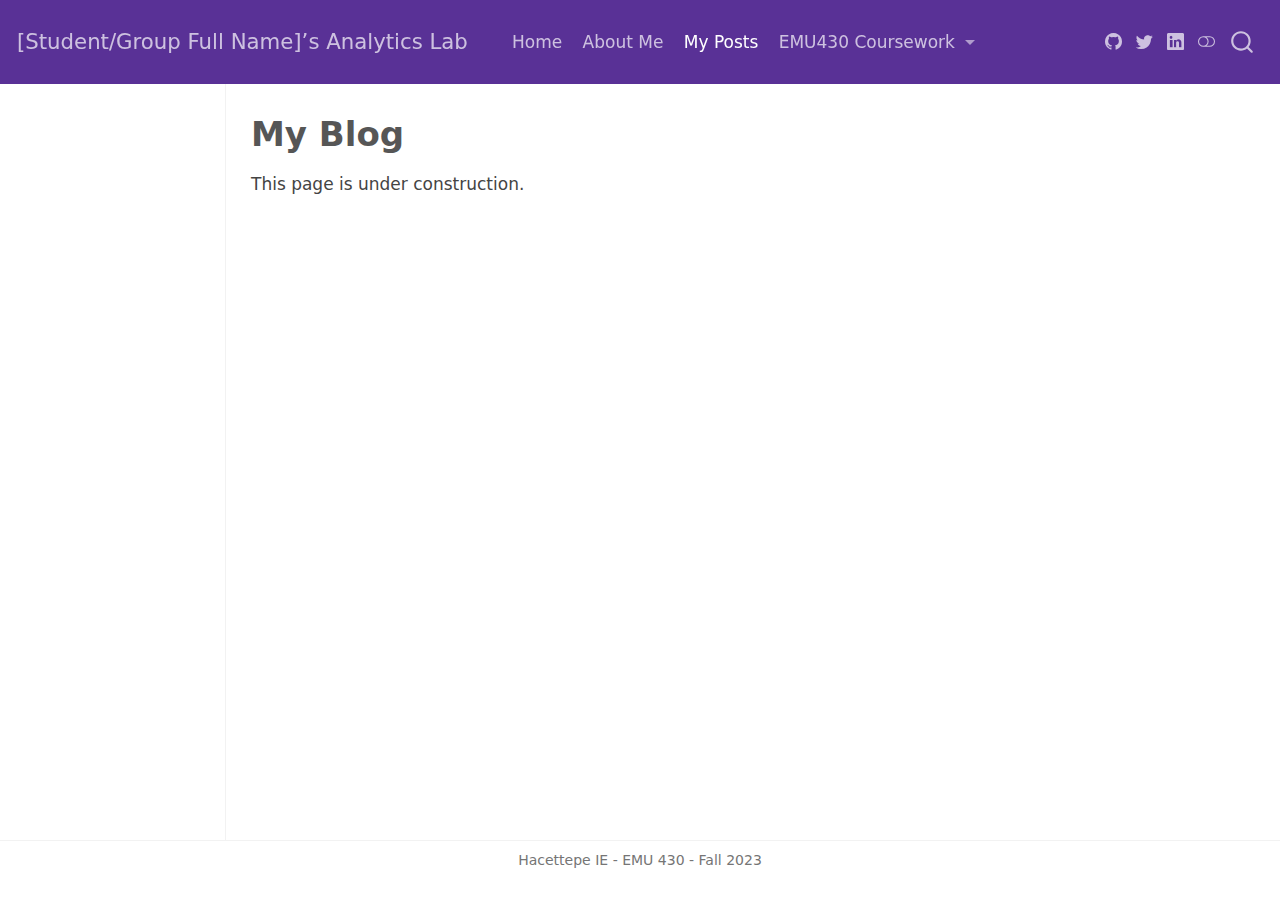
<file: _site/posts.html>
<!DOCTYPE html>
<html xmlns="http://www.w3.org/1999/xhtml" lang="en" xml:lang="en"><head>

<meta charset="utf-8">
<meta name="generator" content="quarto-1.3.450">

<meta name="viewport" content="width=device-width, initial-scale=1.0, user-scalable=yes">


<title>[Student/Group Full Name]’s Analytics Lab - My Blog</title>
<style>
code{white-space: pre-wrap;}
span.smallcaps{font-variant: small-caps;}
div.columns{display: flex; gap: min(4vw, 1.5em);}
div.column{flex: auto; overflow-x: auto;}
div.hanging-indent{margin-left: 1.5em; text-indent: -1.5em;}
ul.task-list{list-style: none;}
ul.task-list li input[type="checkbox"] {
  width: 0.8em;
  margin: 0 0.8em 0.2em -1em; /* quarto-specific, see https://github.com/quarto-dev/quarto-cli/issues/4556 */ 
  vertical-align: middle;
}
</style>


<script src="site_libs/quarto-nav/quarto-nav.js"></script>
<script src="site_libs/quarto-nav/headroom.min.js"></script>
<script src="site_libs/clipboard/clipboard.min.js"></script>
<script src="site_libs/quarto-search/autocomplete.umd.js"></script>
<script src="site_libs/quarto-search/fuse.min.js"></script>
<script src="site_libs/quarto-search/quarto-search.js"></script>
<meta name="quarto:offset" content="./">
<script src="site_libs/quarto-html/quarto.js"></script>
<script src="site_libs/quarto-html/popper.min.js"></script>
<script src="site_libs/quarto-html/tippy.umd.min.js"></script>
<script src="site_libs/quarto-html/anchor.min.js"></script>
<link href="site_libs/quarto-html/tippy.css" rel="stylesheet">
<link href="site_libs/quarto-html/quarto-syntax-highlighting.css" rel="stylesheet" class="quarto-color-scheme" id="quarto-text-highlighting-styles">
<link href="site_libs/quarto-html/quarto-syntax-highlighting-dark.css" rel="prefetch" class="quarto-color-scheme quarto-color-alternate" id="quarto-text-highlighting-styles">
<script src="site_libs/bootstrap/bootstrap.min.js"></script>
<link href="site_libs/bootstrap/bootstrap-icons.css" rel="stylesheet">
<link href="site_libs/bootstrap/bootstrap.min.css" rel="stylesheet" class="quarto-color-scheme" id="quarto-bootstrap" data-mode="light">
<link href="site_libs/bootstrap/bootstrap-dark.min.css" rel="prefetch" class="quarto-color-scheme quarto-color-alternate" id="quarto-bootstrap" data-mode="dark">
<script id="quarto-search-options" type="application/json">{
  "location": "navbar",
  "copy-button": false,
  "collapse-after": 3,
  "panel-placement": "end",
  "type": "overlay",
  "limit": 20,
  "language": {
    "search-no-results-text": "No results",
    "search-matching-documents-text": "matching documents",
    "search-copy-link-title": "Copy link to search",
    "search-hide-matches-text": "Hide additional matches",
    "search-more-match-text": "more match in this document",
    "search-more-matches-text": "more matches in this document",
    "search-clear-button-title": "Clear",
    "search-detached-cancel-button-title": "Cancel",
    "search-submit-button-title": "Submit",
    "search-label": "Search"
  }
}</script>


<link rel="stylesheet" href="styles.css">
</head>

<body class="docked nav-fixed">

<div id="quarto-search-results"></div>
  <header id="quarto-header" class="headroom fixed-top">
    <nav class="navbar navbar-expand-lg navbar-dark ">
      <div class="navbar-container container-fluid">
      <div class="navbar-brand-container">
    <a class="navbar-brand" href="./index.html">
    <span class="navbar-title">[Student/Group Full Name]’s Analytics Lab</span>
    </a>
  </div>
            <div id="quarto-search" class="" title="Search"></div>
          <button class="navbar-toggler" type="button" data-bs-toggle="collapse" data-bs-target="#navbarCollapse" aria-controls="navbarCollapse" aria-expanded="false" aria-label="Toggle navigation" onclick="if (window.quartoToggleHeadroom) { window.quartoToggleHeadroom(); }">
  <span class="navbar-toggler-icon"></span>
</button>
          <div class="collapse navbar-collapse" id="navbarCollapse">
            <ul class="navbar-nav navbar-nav-scroll me-auto">
  <li class="nav-item">
    <a class="nav-link" href="./index.html" rel="" target="">
 <span class="menu-text">Home</span></a>
  </li>  
  <li class="nav-item">
    <a class="nav-link" href="./about.html" rel="" target="">
 <span class="menu-text">About Me</span></a>
  </li>  
  <li class="nav-item">
    <a class="nav-link active" href="./posts.html" rel="" target="" aria-current="page">
 <span class="menu-text">My Posts</span></a>
  </li>  
  <li class="nav-item dropdown ">
    <a class="nav-link dropdown-toggle" href="#" id="nav-menu-emu430-coursework" role="button" data-bs-toggle="dropdown" aria-expanded="false" rel="" target="">
 <span class="menu-text">EMU430 Coursework</span>
    </a>
    <ul class="dropdown-menu" aria-labelledby="nav-menu-emu430-coursework">    
        <li>
    <a class="dropdown-item" href="./assignments.html" rel="" target="">
 <span class="dropdown-text">Assignments</span></a>
  </li>  
        <li>
    <a class="dropdown-item" href="./project.html" rel="" target="">
 <span class="dropdown-text">Project</span></a>
  </li>  
    </ul>
  </li>
</ul>
            <div class="quarto-navbar-tools ms-auto tools-wide">
    <a href="https://twitter.com" rel="" title="" class="quarto-navigation-tool px-1" aria-label=""><i class="bi bi-github"></i></a>
    <a href="https://twitter.com" rel="" title="" class="quarto-navigation-tool px-1" aria-label=""><i class="bi bi-twitter"></i></a>
    <a href="https://linkedin.com" rel="" title="" class="quarto-navigation-tool px-1" aria-label=""><i class="bi bi-linkedin"></i></a>
  <a href="" class="quarto-color-scheme-toggle quarto-navigation-tool  px-1" onclick="window.quartoToggleColorScheme(); return false;" title="Toggle dark mode"><i class="bi"></i></a>
</div>
          </div> <!-- /navcollapse -->
      </div> <!-- /container-fluid -->
    </nav>
</header>
<!-- content -->
<div id="quarto-content" class="quarto-container page-columns page-rows-contents page-layout-article page-navbar">
<!-- sidebar -->
  <nav id="quarto-sidebar" class="sidebar collapse collapse-horizontal sidebar-navigation docked overflow-auto">
    
</nav>
<div id="quarto-sidebar-glass" data-bs-toggle="collapse" data-bs-target="#quarto-sidebar,#quarto-sidebar-glass"></div>
<!-- margin-sidebar -->
    <div id="quarto-margin-sidebar" class="sidebar margin-sidebar">
    </div>
<!-- main -->
<main class="content" id="quarto-document-content">

<header id="title-block-header" class="quarto-title-block default">
<div class="quarto-title">
<h1 class="title">My Blog</h1>
</div>



<div class="quarto-title-meta">

    
  
    
  </div>
  

</header>

<p>This page is under construction.</p>



<a onclick="window.scrollTo(0, 0); return false;" role="button" id="quarto-back-to-top"><i class="bi bi-arrow-up"></i> Back to top</a></main> <!-- /main -->
<script id="quarto-html-after-body" type="application/javascript">
window.document.addEventListener("DOMContentLoaded", function (event) {
  const toggleBodyColorMode = (bsSheetEl) => {
    const mode = bsSheetEl.getAttribute("data-mode");
    const bodyEl = window.document.querySelector("body");
    if (mode === "dark") {
      bodyEl.classList.add("quarto-dark");
      bodyEl.classList.remove("quarto-light");
    } else {
      bodyEl.classList.add("quarto-light");
      bodyEl.classList.remove("quarto-dark");
    }
  }
  const toggleBodyColorPrimary = () => {
    const bsSheetEl = window.document.querySelector("link#quarto-bootstrap");
    if (bsSheetEl) {
      toggleBodyColorMode(bsSheetEl);
    }
  }
  toggleBodyColorPrimary();  
  const disableStylesheet = (stylesheets) => {
    for (let i=0; i < stylesheets.length; i++) {
      const stylesheet = stylesheets[i];
      stylesheet.rel = 'prefetch';
    }
  }
  const enableStylesheet = (stylesheets) => {
    for (let i=0; i < stylesheets.length; i++) {
      const stylesheet = stylesheets[i];
      stylesheet.rel = 'stylesheet';
    }
  }
  const manageTransitions = (selector, allowTransitions) => {
    const els = window.document.querySelectorAll(selector);
    for (let i=0; i < els.length; i++) {
      const el = els[i];
      if (allowTransitions) {
        el.classList.remove('notransition');
      } else {
        el.classList.add('notransition');
      }
    }
  }
  const toggleColorMode = (alternate) => {
    // Switch the stylesheets
    const alternateStylesheets = window.document.querySelectorAll('link.quarto-color-scheme.quarto-color-alternate');
    manageTransitions('#quarto-margin-sidebar .nav-link', false);
    if (alternate) {
      enableStylesheet(alternateStylesheets);
      for (const sheetNode of alternateStylesheets) {
        if (sheetNode.id === "quarto-bootstrap") {
          toggleBodyColorMode(sheetNode);
        }
      }
    } else {
      disableStylesheet(alternateStylesheets);
      toggleBodyColorPrimary();
    }
    manageTransitions('#quarto-margin-sidebar .nav-link', true);
    // Switch the toggles
    const toggles = window.document.querySelectorAll('.quarto-color-scheme-toggle');
    for (let i=0; i < toggles.length; i++) {
      const toggle = toggles[i];
      if (toggle) {
        if (alternate) {
          toggle.classList.add("alternate");     
        } else {
          toggle.classList.remove("alternate");
        }
      }
    }
    // Hack to workaround the fact that safari doesn't
    // properly recolor the scrollbar when toggling (#1455)
    if (navigator.userAgent.indexOf('Safari') > 0 && navigator.userAgent.indexOf('Chrome') == -1) {
      manageTransitions("body", false);
      window.scrollTo(0, 1);
      setTimeout(() => {
        window.scrollTo(0, 0);
        manageTransitions("body", true);
      }, 40);  
    }
  }
  const isFileUrl = () => { 
    return window.location.protocol === 'file:';
  }
  const hasAlternateSentinel = () => {  
    let styleSentinel = getColorSchemeSentinel();
    if (styleSentinel !== null) {
      return styleSentinel === "alternate";
    } else {
      return false;
    }
  }
  const setStyleSentinel = (alternate) => {
    const value = alternate ? "alternate" : "default";
    if (!isFileUrl()) {
      window.localStorage.setItem("quarto-color-scheme", value);
    } else {
      localAlternateSentinel = value;
    }
  }
  const getColorSchemeSentinel = () => {
    if (!isFileUrl()) {
      const storageValue = window.localStorage.getItem("quarto-color-scheme");
      return storageValue != null ? storageValue : localAlternateSentinel;
    } else {
      return localAlternateSentinel;
    }
  }
  let localAlternateSentinel = 'default';
  // Dark / light mode switch
  window.quartoToggleColorScheme = () => {
    // Read the current dark / light value 
    let toAlternate = !hasAlternateSentinel();
    toggleColorMode(toAlternate);
    setStyleSentinel(toAlternate);
  };
  // Ensure there is a toggle, if there isn't float one in the top right
  if (window.document.querySelector('.quarto-color-scheme-toggle') === null) {
    const a = window.document.createElement('a');
    a.classList.add('top-right');
    a.classList.add('quarto-color-scheme-toggle');
    a.href = "";
    a.onclick = function() { try { window.quartoToggleColorScheme(); } catch {} return false; };
    const i = window.document.createElement("i");
    i.classList.add('bi');
    a.appendChild(i);
    window.document.body.appendChild(a);
  }
  // Switch to dark mode if need be
  if (hasAlternateSentinel()) {
    toggleColorMode(true);
  } else {
    toggleColorMode(false);
  }
  const icon = "";
  const anchorJS = new window.AnchorJS();
  anchorJS.options = {
    placement: 'right',
    icon: icon
  };
  anchorJS.add('.anchored');
  const isCodeAnnotation = (el) => {
    for (const clz of el.classList) {
      if (clz.startsWith('code-annotation-')) {                     
        return true;
      }
    }
    return false;
  }
  const clipboard = new window.ClipboardJS('.code-copy-button', {
    text: function(trigger) {
      const codeEl = trigger.previousElementSibling.cloneNode(true);
      for (const childEl of codeEl.children) {
        if (isCodeAnnotation(childEl)) {
          childEl.remove();
        }
      }
      return codeEl.innerText;
    }
  });
  clipboard.on('success', function(e) {
    // button target
    const button = e.trigger;
    // don't keep focus
    button.blur();
    // flash "checked"
    button.classList.add('code-copy-button-checked');
    var currentTitle = button.getAttribute("title");
    button.setAttribute("title", "Copied!");
    let tooltip;
    if (window.bootstrap) {
      button.setAttribute("data-bs-toggle", "tooltip");
      button.setAttribute("data-bs-placement", "left");
      button.setAttribute("data-bs-title", "Copied!");
      tooltip = new bootstrap.Tooltip(button, 
        { trigger: "manual", 
          customClass: "code-copy-button-tooltip",
          offset: [0, -8]});
      tooltip.show();    
    }
    setTimeout(function() {
      if (tooltip) {
        tooltip.hide();
        button.removeAttribute("data-bs-title");
        button.removeAttribute("data-bs-toggle");
        button.removeAttribute("data-bs-placement");
      }
      button.setAttribute("title", currentTitle);
      button.classList.remove('code-copy-button-checked');
    }, 1000);
    // clear code selection
    e.clearSelection();
  });
  function tippyHover(el, contentFn) {
    const config = {
      allowHTML: true,
      content: contentFn,
      maxWidth: 500,
      delay: 100,
      arrow: false,
      appendTo: function(el) {
          return el.parentElement;
      },
      interactive: true,
      interactiveBorder: 10,
      theme: 'quarto',
      placement: 'bottom-start'
    };
    window.tippy(el, config); 
  }
  const noterefs = window.document.querySelectorAll('a[role="doc-noteref"]');
  for (var i=0; i<noterefs.length; i++) {
    const ref = noterefs[i];
    tippyHover(ref, function() {
      // use id or data attribute instead here
      let href = ref.getAttribute('data-footnote-href') || ref.getAttribute('href');
      try { href = new URL(href).hash; } catch {}
      const id = href.replace(/^#\/?/, "");
      const note = window.document.getElementById(id);
      return note.innerHTML;
    });
  }
      let selectedAnnoteEl;
      const selectorForAnnotation = ( cell, annotation) => {
        let cellAttr = 'data-code-cell="' + cell + '"';
        let lineAttr = 'data-code-annotation="' +  annotation + '"';
        const selector = 'span[' + cellAttr + '][' + lineAttr + ']';
        return selector;
      }
      const selectCodeLines = (annoteEl) => {
        const doc = window.document;
        const targetCell = annoteEl.getAttribute("data-target-cell");
        const targetAnnotation = annoteEl.getAttribute("data-target-annotation");
        const annoteSpan = window.document.querySelector(selectorForAnnotation(targetCell, targetAnnotation));
        const lines = annoteSpan.getAttribute("data-code-lines").split(",");
        const lineIds = lines.map((line) => {
          return targetCell + "-" + line;
        })
        let top = null;
        let height = null;
        let parent = null;
        if (lineIds.length > 0) {
            //compute the position of the single el (top and bottom and make a div)
            const el = window.document.getElementById(lineIds[0]);
            top = el.offsetTop;
            height = el.offsetHeight;
            parent = el.parentElement.parentElement;
          if (lineIds.length > 1) {
            const lastEl = window.document.getElementById(lineIds[lineIds.length - 1]);
            const bottom = lastEl.offsetTop + lastEl.offsetHeight;
            height = bottom - top;
          }
          if (top !== null && height !== null && parent !== null) {
            // cook up a div (if necessary) and position it 
            let div = window.document.getElementById("code-annotation-line-highlight");
            if (div === null) {
              div = window.document.createElement("div");
              div.setAttribute("id", "code-annotation-line-highlight");
              div.style.position = 'absolute';
              parent.appendChild(div);
            }
            div.style.top = top - 2 + "px";
            div.style.height = height + 4 + "px";
            let gutterDiv = window.document.getElementById("code-annotation-line-highlight-gutter");
            if (gutterDiv === null) {
              gutterDiv = window.document.createElement("div");
              gutterDiv.setAttribute("id", "code-annotation-line-highlight-gutter");
              gutterDiv.style.position = 'absolute';
              const codeCell = window.document.getElementById(targetCell);
              const gutter = codeCell.querySelector('.code-annotation-gutter');
              gutter.appendChild(gutterDiv);
            }
            gutterDiv.style.top = top - 2 + "px";
            gutterDiv.style.height = height + 4 + "px";
          }
          selectedAnnoteEl = annoteEl;
        }
      };
      const unselectCodeLines = () => {
        const elementsIds = ["code-annotation-line-highlight", "code-annotation-line-highlight-gutter"];
        elementsIds.forEach((elId) => {
          const div = window.document.getElementById(elId);
          if (div) {
            div.remove();
          }
        });
        selectedAnnoteEl = undefined;
      };
      // Attach click handler to the DT
      const annoteDls = window.document.querySelectorAll('dt[data-target-cell]');
      for (const annoteDlNode of annoteDls) {
        annoteDlNode.addEventListener('click', (event) => {
          const clickedEl = event.target;
          if (clickedEl !== selectedAnnoteEl) {
            unselectCodeLines();
            const activeEl = window.document.querySelector('dt[data-target-cell].code-annotation-active');
            if (activeEl) {
              activeEl.classList.remove('code-annotation-active');
            }
            selectCodeLines(clickedEl);
            clickedEl.classList.add('code-annotation-active');
          } else {
            // Unselect the line
            unselectCodeLines();
            clickedEl.classList.remove('code-annotation-active');
          }
        });
      }
  const findCites = (el) => {
    const parentEl = el.parentElement;
    if (parentEl) {
      const cites = parentEl.dataset.cites;
      if (cites) {
        return {
          el,
          cites: cites.split(' ')
        };
      } else {
        return findCites(el.parentElement)
      }
    } else {
      return undefined;
    }
  };
  var bibliorefs = window.document.querySelectorAll('a[role="doc-biblioref"]');
  for (var i=0; i<bibliorefs.length; i++) {
    const ref = bibliorefs[i];
    const citeInfo = findCites(ref);
    if (citeInfo) {
      tippyHover(citeInfo.el, function() {
        var popup = window.document.createElement('div');
        citeInfo.cites.forEach(function(cite) {
          var citeDiv = window.document.createElement('div');
          citeDiv.classList.add('hanging-indent');
          citeDiv.classList.add('csl-entry');
          var biblioDiv = window.document.getElementById('ref-' + cite);
          if (biblioDiv) {
            citeDiv.innerHTML = biblioDiv.innerHTML;
          }
          popup.appendChild(citeDiv);
        });
        return popup.innerHTML;
      });
    }
  }
});
</script>
</div> <!-- /content -->
<footer class="footer">
  <div class="nav-footer">
    <div class="nav-footer-left">
      &nbsp;
    </div>   
    <div class="nav-footer-center">Hacettepe IE - EMU 430 - Fall 2023</div>
    <div class="nav-footer-right">
      &nbsp;
    </div>
  </div>
</footer>



</body></html>
</file>
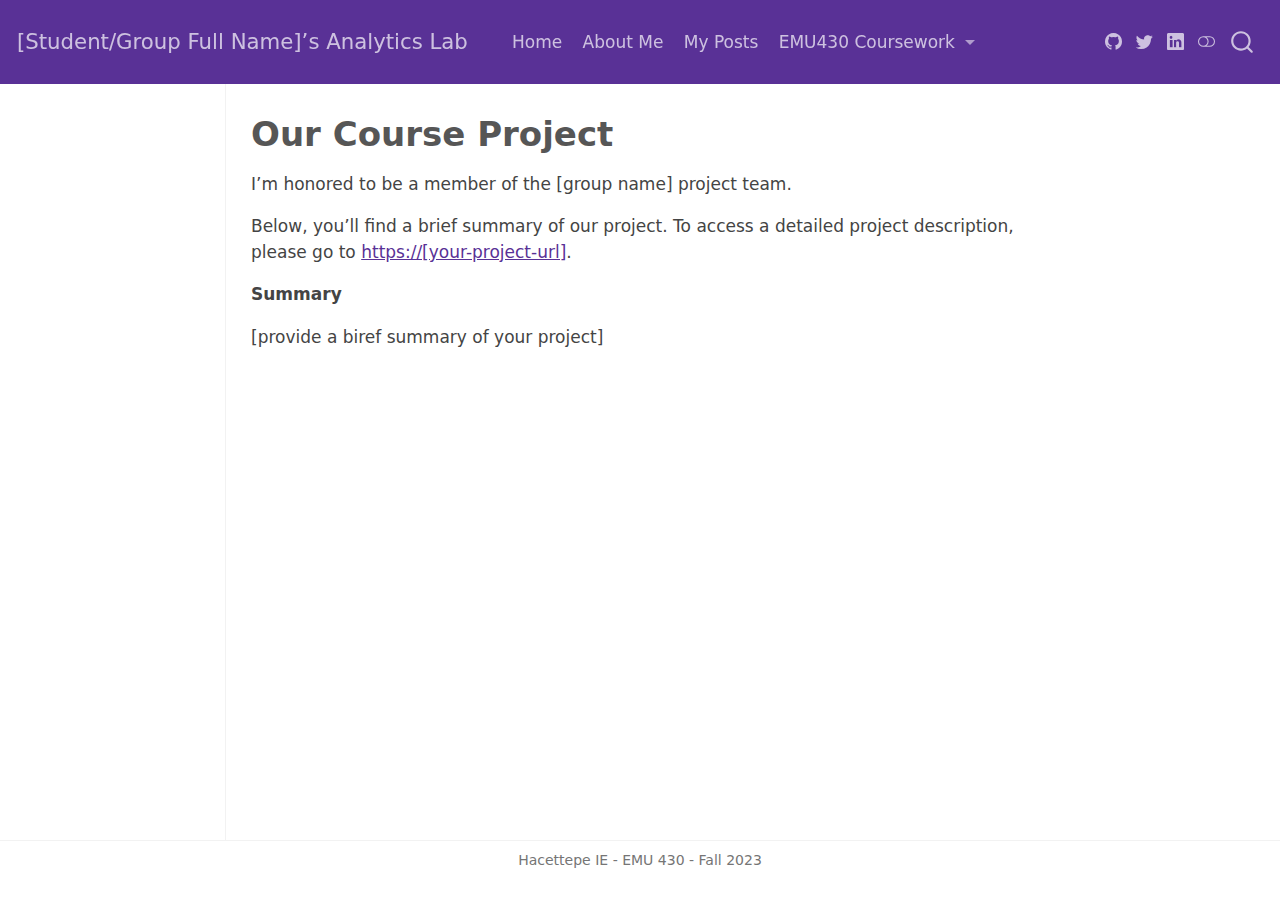
<file: _site/project.html>
<!DOCTYPE html>
<html xmlns="http://www.w3.org/1999/xhtml" lang="en" xml:lang="en"><head>

<meta charset="utf-8">
<meta name="generator" content="quarto-1.3.450">

<meta name="viewport" content="width=device-width, initial-scale=1.0, user-scalable=yes">


<title>[Student/Group Full Name]’s Analytics Lab - Our Course Project</title>
<style>
code{white-space: pre-wrap;}
span.smallcaps{font-variant: small-caps;}
div.columns{display: flex; gap: min(4vw, 1.5em);}
div.column{flex: auto; overflow-x: auto;}
div.hanging-indent{margin-left: 1.5em; text-indent: -1.5em;}
ul.task-list{list-style: none;}
ul.task-list li input[type="checkbox"] {
  width: 0.8em;
  margin: 0 0.8em 0.2em -1em; /* quarto-specific, see https://github.com/quarto-dev/quarto-cli/issues/4556 */ 
  vertical-align: middle;
}
</style>


<script src="site_libs/quarto-nav/quarto-nav.js"></script>
<script src="site_libs/quarto-nav/headroom.min.js"></script>
<script src="site_libs/clipboard/clipboard.min.js"></script>
<script src="site_libs/quarto-search/autocomplete.umd.js"></script>
<script src="site_libs/quarto-search/fuse.min.js"></script>
<script src="site_libs/quarto-search/quarto-search.js"></script>
<meta name="quarto:offset" content="./">
<script src="site_libs/quarto-html/quarto.js"></script>
<script src="site_libs/quarto-html/popper.min.js"></script>
<script src="site_libs/quarto-html/tippy.umd.min.js"></script>
<script src="site_libs/quarto-html/anchor.min.js"></script>
<link href="site_libs/quarto-html/tippy.css" rel="stylesheet">
<link href="site_libs/quarto-html/quarto-syntax-highlighting.css" rel="stylesheet" class="quarto-color-scheme" id="quarto-text-highlighting-styles">
<link href="site_libs/quarto-html/quarto-syntax-highlighting-dark.css" rel="prefetch" class="quarto-color-scheme quarto-color-alternate" id="quarto-text-highlighting-styles">
<script src="site_libs/bootstrap/bootstrap.min.js"></script>
<link href="site_libs/bootstrap/bootstrap-icons.css" rel="stylesheet">
<link href="site_libs/bootstrap/bootstrap.min.css" rel="stylesheet" class="quarto-color-scheme" id="quarto-bootstrap" data-mode="light">
<link href="site_libs/bootstrap/bootstrap-dark.min.css" rel="prefetch" class="quarto-color-scheme quarto-color-alternate" id="quarto-bootstrap" data-mode="dark">
<script id="quarto-search-options" type="application/json">{
  "location": "navbar",
  "copy-button": false,
  "collapse-after": 3,
  "panel-placement": "end",
  "type": "overlay",
  "limit": 20,
  "language": {
    "search-no-results-text": "No results",
    "search-matching-documents-text": "matching documents",
    "search-copy-link-title": "Copy link to search",
    "search-hide-matches-text": "Hide additional matches",
    "search-more-match-text": "more match in this document",
    "search-more-matches-text": "more matches in this document",
    "search-clear-button-title": "Clear",
    "search-detached-cancel-button-title": "Cancel",
    "search-submit-button-title": "Submit",
    "search-label": "Search"
  }
}</script>


<link rel="stylesheet" href="styles.css">
</head>

<body class="docked nav-fixed">

<div id="quarto-search-results"></div>
  <header id="quarto-header" class="headroom fixed-top">
    <nav class="navbar navbar-expand-lg navbar-dark ">
      <div class="navbar-container container-fluid">
      <div class="navbar-brand-container">
    <a class="navbar-brand" href="./index.html">
    <span class="navbar-title">[Student/Group Full Name]’s Analytics Lab</span>
    </a>
  </div>
            <div id="quarto-search" class="" title="Search"></div>
          <button class="navbar-toggler" type="button" data-bs-toggle="collapse" data-bs-target="#navbarCollapse" aria-controls="navbarCollapse" aria-expanded="false" aria-label="Toggle navigation" onclick="if (window.quartoToggleHeadroom) { window.quartoToggleHeadroom(); }">
  <span class="navbar-toggler-icon"></span>
</button>
          <div class="collapse navbar-collapse" id="navbarCollapse">
            <ul class="navbar-nav navbar-nav-scroll me-auto">
  <li class="nav-item">
    <a class="nav-link" href="./index.html" rel="" target="">
 <span class="menu-text">Home</span></a>
  </li>  
  <li class="nav-item">
    <a class="nav-link" href="./about.html" rel="" target="">
 <span class="menu-text">About Me</span></a>
  </li>  
  <li class="nav-item">
    <a class="nav-link" href="./posts.html" rel="" target="">
 <span class="menu-text">My Posts</span></a>
  </li>  
  <li class="nav-item dropdown ">
    <a class="nav-link dropdown-toggle" href="#" id="nav-menu-emu430-coursework" role="button" data-bs-toggle="dropdown" aria-expanded="false" rel="" target="">
 <span class="menu-text">EMU430 Coursework</span>
    </a>
    <ul class="dropdown-menu" aria-labelledby="nav-menu-emu430-coursework">    
        <li>
    <a class="dropdown-item" href="./assignments.html" rel="" target="">
 <span class="dropdown-text">Assignments</span></a>
  </li>  
        <li>
    <a class="dropdown-item" href="./project.html" rel="" target="">
 <span class="dropdown-text">Project</span></a>
  </li>  
    </ul>
  </li>
</ul>
            <div class="quarto-navbar-tools ms-auto tools-wide">
    <a href="https://twitter.com" rel="" title="" class="quarto-navigation-tool px-1" aria-label=""><i class="bi bi-github"></i></a>
    <a href="https://twitter.com" rel="" title="" class="quarto-navigation-tool px-1" aria-label=""><i class="bi bi-twitter"></i></a>
    <a href="https://linkedin.com" rel="" title="" class="quarto-navigation-tool px-1" aria-label=""><i class="bi bi-linkedin"></i></a>
  <a href="" class="quarto-color-scheme-toggle quarto-navigation-tool  px-1" onclick="window.quartoToggleColorScheme(); return false;" title="Toggle dark mode"><i class="bi"></i></a>
</div>
          </div> <!-- /navcollapse -->
      </div> <!-- /container-fluid -->
    </nav>
</header>
<!-- content -->
<div id="quarto-content" class="quarto-container page-columns page-rows-contents page-layout-article page-navbar">
<!-- sidebar -->
  <nav id="quarto-sidebar" class="sidebar collapse collapse-horizontal sidebar-navigation docked overflow-auto">
    
</nav>
<div id="quarto-sidebar-glass" data-bs-toggle="collapse" data-bs-target="#quarto-sidebar,#quarto-sidebar-glass"></div>
<!-- margin-sidebar -->
    <div id="quarto-margin-sidebar" class="sidebar margin-sidebar">
    </div>
<!-- main -->
<main class="content" id="quarto-document-content">

<header id="title-block-header" class="quarto-title-block default">
<div class="quarto-title">
<h1 class="title">Our Course Project</h1>
</div>



<div class="quarto-title-meta">

    
  
    
  </div>
  

</header>

<p>I’m honored to be a member of the [group name] project team.</p>
<p>Below, you’ll find a brief summary of our project. To access a detailed project description, please go to <a href="#0" class="uri">https://[your-project-url]</a>.</p>
<p><strong>Summary</strong></p>
<p>[provide a biref summary of your project]</p>



<a onclick="window.scrollTo(0, 0); return false;" role="button" id="quarto-back-to-top"><i class="bi bi-arrow-up"></i> Back to top</a></main> <!-- /main -->
<script id="quarto-html-after-body" type="application/javascript">
window.document.addEventListener("DOMContentLoaded", function (event) {
  const toggleBodyColorMode = (bsSheetEl) => {
    const mode = bsSheetEl.getAttribute("data-mode");
    const bodyEl = window.document.querySelector("body");
    if (mode === "dark") {
      bodyEl.classList.add("quarto-dark");
      bodyEl.classList.remove("quarto-light");
    } else {
      bodyEl.classList.add("quarto-light");
      bodyEl.classList.remove("quarto-dark");
    }
  }
  const toggleBodyColorPrimary = () => {
    const bsSheetEl = window.document.querySelector("link#quarto-bootstrap");
    if (bsSheetEl) {
      toggleBodyColorMode(bsSheetEl);
    }
  }
  toggleBodyColorPrimary();  
  const disableStylesheet = (stylesheets) => {
    for (let i=0; i < stylesheets.length; i++) {
      const stylesheet = stylesheets[i];
      stylesheet.rel = 'prefetch';
    }
  }
  const enableStylesheet = (stylesheets) => {
    for (let i=0; i < stylesheets.length; i++) {
      const stylesheet = stylesheets[i];
      stylesheet.rel = 'stylesheet';
    }
  }
  const manageTransitions = (selector, allowTransitions) => {
    const els = window.document.querySelectorAll(selector);
    for (let i=0; i < els.length; i++) {
      const el = els[i];
      if (allowTransitions) {
        el.classList.remove('notransition');
      } else {
        el.classList.add('notransition');
      }
    }
  }
  const toggleColorMode = (alternate) => {
    // Switch the stylesheets
    const alternateStylesheets = window.document.querySelectorAll('link.quarto-color-scheme.quarto-color-alternate');
    manageTransitions('#quarto-margin-sidebar .nav-link', false);
    if (alternate) {
      enableStylesheet(alternateStylesheets);
      for (const sheetNode of alternateStylesheets) {
        if (sheetNode.id === "quarto-bootstrap") {
          toggleBodyColorMode(sheetNode);
        }
      }
    } else {
      disableStylesheet(alternateStylesheets);
      toggleBodyColorPrimary();
    }
    manageTransitions('#quarto-margin-sidebar .nav-link', true);
    // Switch the toggles
    const toggles = window.document.querySelectorAll('.quarto-color-scheme-toggle');
    for (let i=0; i < toggles.length; i++) {
      const toggle = toggles[i];
      if (toggle) {
        if (alternate) {
          toggle.classList.add("alternate");     
        } else {
          toggle.classList.remove("alternate");
        }
      }
    }
    // Hack to workaround the fact that safari doesn't
    // properly recolor the scrollbar when toggling (#1455)
    if (navigator.userAgent.indexOf('Safari') > 0 && navigator.userAgent.indexOf('Chrome') == -1) {
      manageTransitions("body", false);
      window.scrollTo(0, 1);
      setTimeout(() => {
        window.scrollTo(0, 0);
        manageTransitions("body", true);
      }, 40);  
    }
  }
  const isFileUrl = () => { 
    return window.location.protocol === 'file:';
  }
  const hasAlternateSentinel = () => {  
    let styleSentinel = getColorSchemeSentinel();
    if (styleSentinel !== null) {
      return styleSentinel === "alternate";
    } else {
      return false;
    }
  }
  const setStyleSentinel = (alternate) => {
    const value = alternate ? "alternate" : "default";
    if (!isFileUrl()) {
      window.localStorage.setItem("quarto-color-scheme", value);
    } else {
      localAlternateSentinel = value;
    }
  }
  const getColorSchemeSentinel = () => {
    if (!isFileUrl()) {
      const storageValue = window.localStorage.getItem("quarto-color-scheme");
      return storageValue != null ? storageValue : localAlternateSentinel;
    } else {
      return localAlternateSentinel;
    }
  }
  let localAlternateSentinel = 'default';
  // Dark / light mode switch
  window.quartoToggleColorScheme = () => {
    // Read the current dark / light value 
    let toAlternate = !hasAlternateSentinel();
    toggleColorMode(toAlternate);
    setStyleSentinel(toAlternate);
  };
  // Ensure there is a toggle, if there isn't float one in the top right
  if (window.document.querySelector('.quarto-color-scheme-toggle') === null) {
    const a = window.document.createElement('a');
    a.classList.add('top-right');
    a.classList.add('quarto-color-scheme-toggle');
    a.href = "";
    a.onclick = function() { try { window.quartoToggleColorScheme(); } catch {} return false; };
    const i = window.document.createElement("i");
    i.classList.add('bi');
    a.appendChild(i);
    window.document.body.appendChild(a);
  }
  // Switch to dark mode if need be
  if (hasAlternateSentinel()) {
    toggleColorMode(true);
  } else {
    toggleColorMode(false);
  }
  const icon = "";
  const anchorJS = new window.AnchorJS();
  anchorJS.options = {
    placement: 'right',
    icon: icon
  };
  anchorJS.add('.anchored');
  const isCodeAnnotation = (el) => {
    for (const clz of el.classList) {
      if (clz.startsWith('code-annotation-')) {                     
        return true;
      }
    }
    return false;
  }
  const clipboard = new window.ClipboardJS('.code-copy-button', {
    text: function(trigger) {
      const codeEl = trigger.previousElementSibling.cloneNode(true);
      for (const childEl of codeEl.children) {
        if (isCodeAnnotation(childEl)) {
          childEl.remove();
        }
      }
      return codeEl.innerText;
    }
  });
  clipboard.on('success', function(e) {
    // button target
    const button = e.trigger;
    // don't keep focus
    button.blur();
    // flash "checked"
    button.classList.add('code-copy-button-checked');
    var currentTitle = button.getAttribute("title");
    button.setAttribute("title", "Copied!");
    let tooltip;
    if (window.bootstrap) {
      button.setAttribute("data-bs-toggle", "tooltip");
      button.setAttribute("data-bs-placement", "left");
      button.setAttribute("data-bs-title", "Copied!");
      tooltip = new bootstrap.Tooltip(button, 
        { trigger: "manual", 
          customClass: "code-copy-button-tooltip",
          offset: [0, -8]});
      tooltip.show();    
    }
    setTimeout(function() {
      if (tooltip) {
        tooltip.hide();
        button.removeAttribute("data-bs-title");
        button.removeAttribute("data-bs-toggle");
        button.removeAttribute("data-bs-placement");
      }
      button.setAttribute("title", currentTitle);
      button.classList.remove('code-copy-button-checked');
    }, 1000);
    // clear code selection
    e.clearSelection();
  });
  function tippyHover(el, contentFn) {
    const config = {
      allowHTML: true,
      content: contentFn,
      maxWidth: 500,
      delay: 100,
      arrow: false,
      appendTo: function(el) {
          return el.parentElement;
      },
      interactive: true,
      interactiveBorder: 10,
      theme: 'quarto',
      placement: 'bottom-start'
    };
    window.tippy(el, config); 
  }
  const noterefs = window.document.querySelectorAll('a[role="doc-noteref"]');
  for (var i=0; i<noterefs.length; i++) {
    const ref = noterefs[i];
    tippyHover(ref, function() {
      // use id or data attribute instead here
      let href = ref.getAttribute('data-footnote-href') || ref.getAttribute('href');
      try { href = new URL(href).hash; } catch {}
      const id = href.replace(/^#\/?/, "");
      const note = window.document.getElementById(id);
      return note.innerHTML;
    });
  }
      let selectedAnnoteEl;
      const selectorForAnnotation = ( cell, annotation) => {
        let cellAttr = 'data-code-cell="' + cell + '"';
        let lineAttr = 'data-code-annotation="' +  annotation + '"';
        const selector = 'span[' + cellAttr + '][' + lineAttr + ']';
        return selector;
      }
      const selectCodeLines = (annoteEl) => {
        const doc = window.document;
        const targetCell = annoteEl.getAttribute("data-target-cell");
        const targetAnnotation = annoteEl.getAttribute("data-target-annotation");
        const annoteSpan = window.document.querySelector(selectorForAnnotation(targetCell, targetAnnotation));
        const lines = annoteSpan.getAttribute("data-code-lines").split(",");
        const lineIds = lines.map((line) => {
          return targetCell + "-" + line;
        })
        let top = null;
        let height = null;
        let parent = null;
        if (lineIds.length > 0) {
            //compute the position of the single el (top and bottom and make a div)
            const el = window.document.getElementById(lineIds[0]);
            top = el.offsetTop;
            height = el.offsetHeight;
            parent = el.parentElement.parentElement;
          if (lineIds.length > 1) {
            const lastEl = window.document.getElementById(lineIds[lineIds.length - 1]);
            const bottom = lastEl.offsetTop + lastEl.offsetHeight;
            height = bottom - top;
          }
          if (top !== null && height !== null && parent !== null) {
            // cook up a div (if necessary) and position it 
            let div = window.document.getElementById("code-annotation-line-highlight");
            if (div === null) {
              div = window.document.createElement("div");
              div.setAttribute("id", "code-annotation-line-highlight");
              div.style.position = 'absolute';
              parent.appendChild(div);
            }
            div.style.top = top - 2 + "px";
            div.style.height = height + 4 + "px";
            let gutterDiv = window.document.getElementById("code-annotation-line-highlight-gutter");
            if (gutterDiv === null) {
              gutterDiv = window.document.createElement("div");
              gutterDiv.setAttribute("id", "code-annotation-line-highlight-gutter");
              gutterDiv.style.position = 'absolute';
              const codeCell = window.document.getElementById(targetCell);
              const gutter = codeCell.querySelector('.code-annotation-gutter');
              gutter.appendChild(gutterDiv);
            }
            gutterDiv.style.top = top - 2 + "px";
            gutterDiv.style.height = height + 4 + "px";
          }
          selectedAnnoteEl = annoteEl;
        }
      };
      const unselectCodeLines = () => {
        const elementsIds = ["code-annotation-line-highlight", "code-annotation-line-highlight-gutter"];
        elementsIds.forEach((elId) => {
          const div = window.document.getElementById(elId);
          if (div) {
            div.remove();
          }
        });
        selectedAnnoteEl = undefined;
      };
      // Attach click handler to the DT
      const annoteDls = window.document.querySelectorAll('dt[data-target-cell]');
      for (const annoteDlNode of annoteDls) {
        annoteDlNode.addEventListener('click', (event) => {
          const clickedEl = event.target;
          if (clickedEl !== selectedAnnoteEl) {
            unselectCodeLines();
            const activeEl = window.document.querySelector('dt[data-target-cell].code-annotation-active');
            if (activeEl) {
              activeEl.classList.remove('code-annotation-active');
            }
            selectCodeLines(clickedEl);
            clickedEl.classList.add('code-annotation-active');
          } else {
            // Unselect the line
            unselectCodeLines();
            clickedEl.classList.remove('code-annotation-active');
          }
        });
      }
  const findCites = (el) => {
    const parentEl = el.parentElement;
    if (parentEl) {
      const cites = parentEl.dataset.cites;
      if (cites) {
        return {
          el,
          cites: cites.split(' ')
        };
      } else {
        return findCites(el.parentElement)
      }
    } else {
      return undefined;
    }
  };
  var bibliorefs = window.document.querySelectorAll('a[role="doc-biblioref"]');
  for (var i=0; i<bibliorefs.length; i++) {
    const ref = bibliorefs[i];
    const citeInfo = findCites(ref);
    if (citeInfo) {
      tippyHover(citeInfo.el, function() {
        var popup = window.document.createElement('div');
        citeInfo.cites.forEach(function(cite) {
          var citeDiv = window.document.createElement('div');
          citeDiv.classList.add('hanging-indent');
          citeDiv.classList.add('csl-entry');
          var biblioDiv = window.document.getElementById('ref-' + cite);
          if (biblioDiv) {
            citeDiv.innerHTML = biblioDiv.innerHTML;
          }
          popup.appendChild(citeDiv);
        });
        return popup.innerHTML;
      });
    }
  }
});
</script>
</div> <!-- /content -->
<footer class="footer">
  <div class="nav-footer">
    <div class="nav-footer-left">
      &nbsp;
    </div>   
    <div class="nav-footer-center">Hacettepe IE - EMU 430 - Fall 2023</div>
    <div class="nav-footer-right">
      &nbsp;
    </div>
  </div>
</footer>



</body></html>
</file>
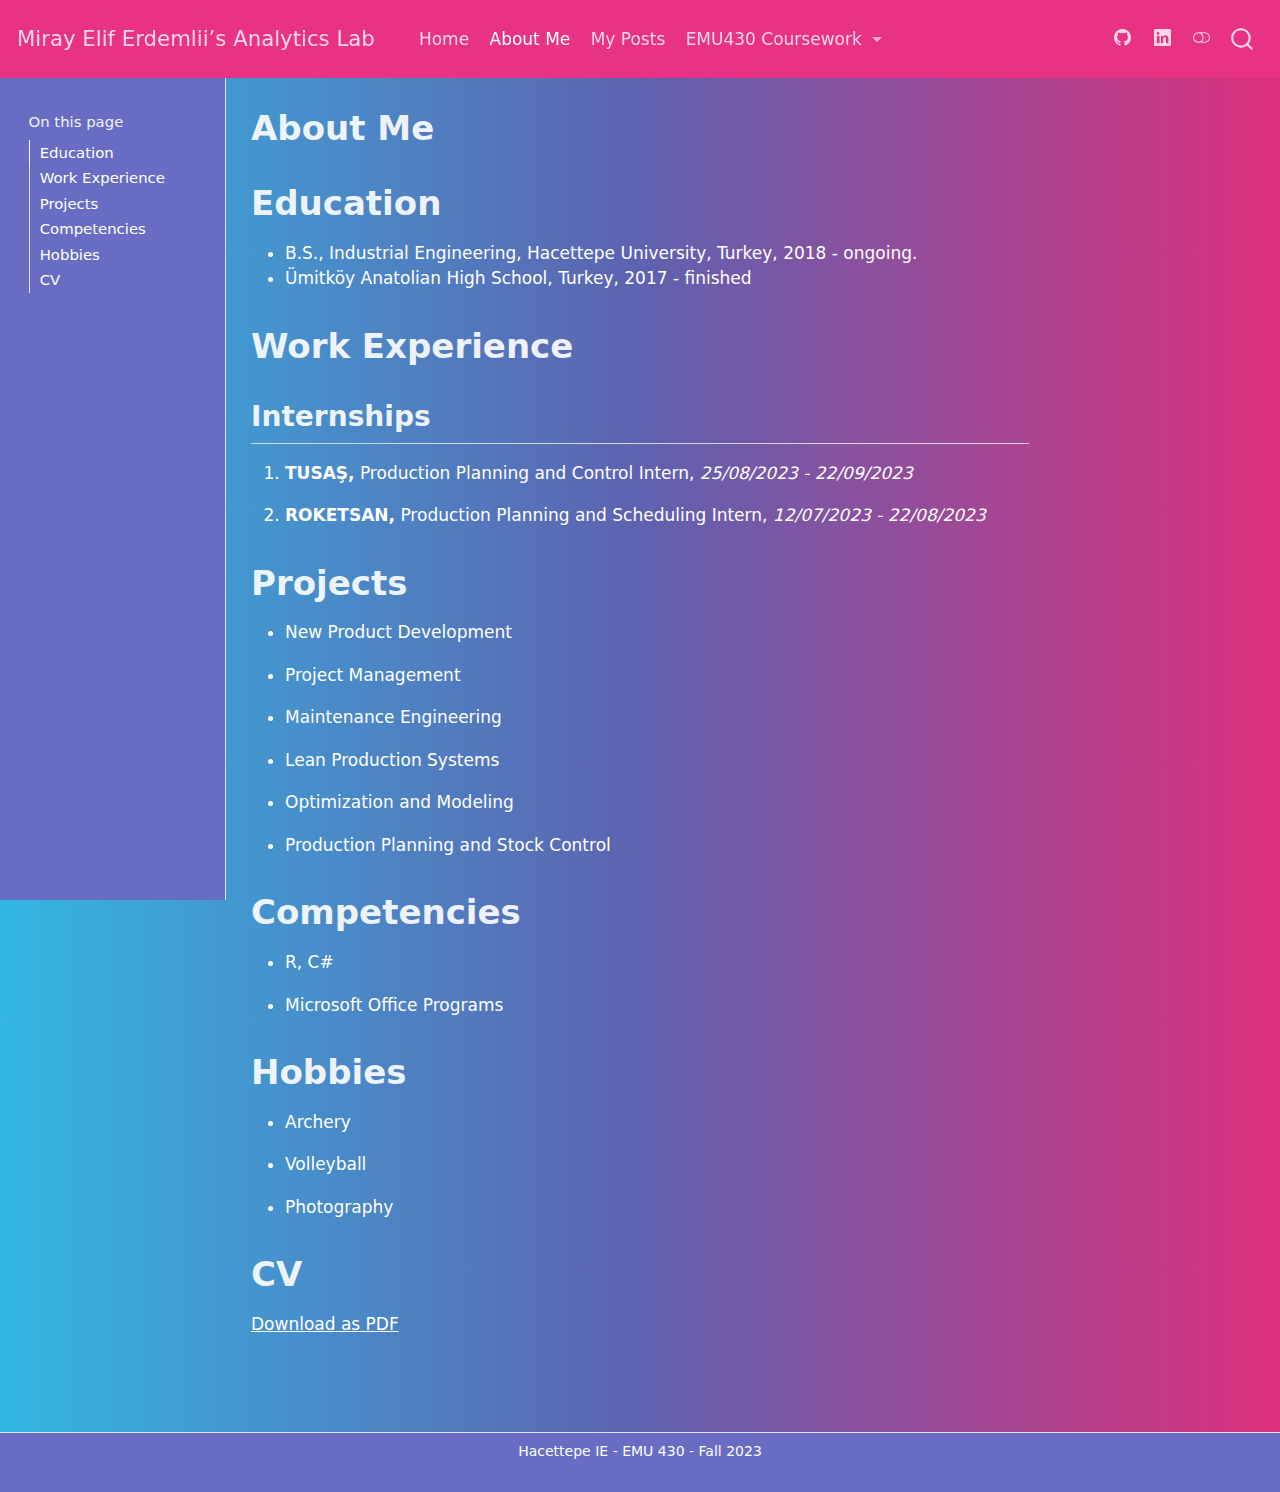
<file: docs/about.html>
<!DOCTYPE html>
<html xmlns="http://www.w3.org/1999/xhtml" lang="en" xml:lang="en"><head>

<meta charset="utf-8">
<meta name="generator" content="quarto-1.3.450">

<meta name="viewport" content="width=device-width, initial-scale=1.0, user-scalable=yes">


<title>Miray Elif Erdemlii’s Analytics Lab - About Me</title>
<style>
code{white-space: pre-wrap;}
span.smallcaps{font-variant: small-caps;}
div.columns{display: flex; gap: min(4vw, 1.5em);}
div.column{flex: auto; overflow-x: auto;}
div.hanging-indent{margin-left: 1.5em; text-indent: -1.5em;}
ul.task-list{list-style: none;}
ul.task-list li input[type="checkbox"] {
  width: 0.8em;
  margin: 0 0.8em 0.2em -1em; /* quarto-specific, see https://github.com/quarto-dev/quarto-cli/issues/4556 */ 
  vertical-align: middle;
}
</style>


<script src="site_libs/quarto-nav/quarto-nav.js"></script>
<script src="site_libs/quarto-nav/headroom.min.js"></script>
<script src="site_libs/clipboard/clipboard.min.js"></script>
<script src="site_libs/quarto-search/autocomplete.umd.js"></script>
<script src="site_libs/quarto-search/fuse.min.js"></script>
<script src="site_libs/quarto-search/quarto-search.js"></script>
<meta name="quarto:offset" content="./">
<script src="site_libs/quarto-html/quarto.js"></script>
<script src="site_libs/quarto-html/popper.min.js"></script>
<script src="site_libs/quarto-html/tippy.umd.min.js"></script>
<script src="site_libs/quarto-html/anchor.min.js"></script>
<link href="site_libs/quarto-html/tippy.css" rel="stylesheet">
<link href="site_libs/quarto-html/quarto-syntax-highlighting.css" rel="stylesheet" class="quarto-color-scheme" id="quarto-text-highlighting-styles">
<link href="site_libs/quarto-html/quarto-syntax-highlighting-dark.css" rel="prefetch" class="quarto-color-scheme quarto-color-alternate" id="quarto-text-highlighting-styles">
<script src="site_libs/bootstrap/bootstrap.min.js"></script>
<link href="site_libs/bootstrap/bootstrap-icons.css" rel="stylesheet">
<link href="site_libs/bootstrap/bootstrap.min.css" rel="stylesheet" class="quarto-color-scheme" id="quarto-bootstrap" data-mode="light">
<link href="site_libs/bootstrap/bootstrap-dark.min.css" rel="prefetch" class="quarto-color-scheme quarto-color-alternate" id="quarto-bootstrap" data-mode="light">
<script id="quarto-search-options" type="application/json">{
  "location": "navbar",
  "copy-button": false,
  "collapse-after": 3,
  "panel-placement": "end",
  "type": "overlay",
  "limit": 20,
  "language": {
    "search-no-results-text": "No results",
    "search-matching-documents-text": "matching documents",
    "search-copy-link-title": "Copy link to search",
    "search-hide-matches-text": "Hide additional matches",
    "search-more-match-text": "more match in this document",
    "search-more-matches-text": "more matches in this document",
    "search-clear-button-title": "Clear",
    "search-detached-cancel-button-title": "Cancel",
    "search-submit-button-title": "Submit",
    "search-label": "Search"
  }
}</script>


<link rel="stylesheet" href="styles.css">
</head>

<body class="docked nav-fixed">

<div id="quarto-search-results"></div>
  <header id="quarto-header" class="headroom fixed-top">
    <nav class="navbar navbar-expand-lg navbar-dark ">
      <div class="navbar-container container-fluid">
      <div class="navbar-brand-container">
    <a class="navbar-brand" href="./index.html">
    <span class="navbar-title">Miray Elif Erdemlii’s Analytics Lab</span>
    </a>
  </div>
            <div id="quarto-search" class="" title="Search"></div>
          <button class="navbar-toggler" type="button" data-bs-toggle="collapse" data-bs-target="#navbarCollapse" aria-controls="navbarCollapse" aria-expanded="false" aria-label="Toggle navigation" onclick="if (window.quartoToggleHeadroom) { window.quartoToggleHeadroom(); }">
  <span class="navbar-toggler-icon"></span>
</button>
          <div class="collapse navbar-collapse" id="navbarCollapse">
            <ul class="navbar-nav navbar-nav-scroll me-auto">
  <li class="nav-item">
    <a class="nav-link" href="./index.html" rel="" target="">
 <span class="menu-text">Home</span></a>
  </li>  
  <li class="nav-item">
    <a class="nav-link active" href="./about.html" rel="" target="" aria-current="page">
 <span class="menu-text">About Me</span></a>
  </li>  
  <li class="nav-item">
    <a class="nav-link" href="./posts.html" rel="" target="">
 <span class="menu-text">My Posts</span></a>
  </li>  
  <li class="nav-item dropdown ">
    <a class="nav-link dropdown-toggle" href="#" id="nav-menu-emu430-coursework" role="button" data-bs-toggle="dropdown" aria-expanded="false" rel="" target="">
 <span class="menu-text">EMU430 Coursework</span>
    </a>
    <ul class="dropdown-menu" aria-labelledby="nav-menu-emu430-coursework">    
        <li>
    <a class="dropdown-item" href="./assignments.html" rel="" target="">
 <span class="dropdown-text">Assignments</span></a>
  </li>  
        <li>
    <a class="dropdown-item" href="./project.html" rel="" target="">
 <span class="dropdown-text">Project</span></a>
  </li>  
    </ul>
  </li>
</ul>
            <div class="quarto-navbar-tools ms-auto tools-wide">
    <a href="https://github.com/MirayElifErdemli" rel="" title="" class="quarto-navigation-tool px-1" aria-label=""><i class="bi bi-github"></i></a>
    <a href="https://www.linkedin.com/in/miray-elif-erdemli-0a48911a2/" rel="" title="" class="quarto-navigation-tool px-1" aria-label=""><i class="bi bi-linkedin"></i></a>
  <a href="" class="quarto-color-scheme-toggle quarto-navigation-tool  px-1" onclick="window.quartoToggleColorScheme(); return false;" title="Toggle dark mode"><i class="bi"></i></a>
</div>
          </div> <!-- /navcollapse -->
      </div> <!-- /container-fluid -->
    </nav>
</header>
<!-- content -->
<div id="quarto-content" class="quarto-container page-columns page-rows-contents page-layout-article page-navbar">
<!-- sidebar -->
  <nav id="quarto-sidebar" class="sidebar collapse collapse-horizontal sidebar-navigation docked overflow-auto">
    <nav id="TOC" role="doc-toc" class="toc-active">
    <h2 id="toc-title">On this page</h2>
   
  <ul>
  <li><a href="#education" id="toc-education" class="nav-link active" data-scroll-target="#education">Education</a></li>
  <li><a href="#work-experience" id="toc-work-experience" class="nav-link" data-scroll-target="#work-experience">Work Experience</a>
  <ul class="collapse">
  <li><a href="#internships" id="toc-internships" class="nav-link" data-scroll-target="#internships">Internships</a></li>
  </ul></li>
  <li><a href="#projects" id="toc-projects" class="nav-link" data-scroll-target="#projects">Projects</a></li>
  <li><a href="#competencies" id="toc-competencies" class="nav-link" data-scroll-target="#competencies">Competencies</a></li>
  <li><a href="#hobbies" id="toc-hobbies" class="nav-link" data-scroll-target="#hobbies">Hobbies</a></li>
  <li><a href="#cv" id="toc-cv" class="nav-link" data-scroll-target="#cv">CV</a></li>
  </ul>
</nav>
</nav>
<div id="quarto-sidebar-glass" data-bs-toggle="collapse" data-bs-target="#quarto-sidebar,#quarto-sidebar-glass"></div>
<!-- margin-sidebar -->
    <div id="quarto-margin-sidebar" class="sidebar margin-sidebar">
    </div>
<!-- main -->
<main class="content" id="quarto-document-content">

<header id="title-block-header" class="quarto-title-block default">
<div class="quarto-title">
<h1 class="title">About Me</h1>
</div>



<div class="quarto-title-meta">

    
  
    
  </div>
  

</header>

<section id="education" class="level1">
<h1>Education</h1>
<ul>
<li>B.S., Industrial Engineering, Hacettepe University, Turkey, 2018 - ongoing.</li>
<li>Ümitköy Anatolian High School, Turkey, 2017 - finished</li>
</ul>
</section>
<section id="work-experience" class="level1">
<h1>Work Experience</h1>
<section id="internships" class="level2">
<h2 class="anchored" data-anchor-id="internships">Internships</h2>
<ol type="1">
<li><p><strong>TUSAŞ,</strong> Production Planning and Control Intern, <em>25/08/2023 - 22/09/2023</em></p></li>
<li><p><strong>ROKETSAN,</strong> Production Planning and Scheduling Intern, <em>12/07/2023 - 22/08/2023</em></p></li>
</ol>
</section>
</section>
<section id="projects" class="level1">
<h1>Projects</h1>
<ul>
<li><p>New Product Development</p></li>
<li><p>Project Management</p></li>
<li><p>Maintenance Engineering</p></li>
<li><p>Lean Production Systems</p></li>
<li><p>Optimization and Modeling</p></li>
<li><p>Production Planning and Stock Control</p></li>
</ul>
</section>
<section id="competencies" class="level1">
<h1>Competencies</h1>
<ul>
<li><p>R, C#</p></li>
<li><p>Microsoft Office Programs</p></li>
</ul>
</section>
<section id="hobbies" class="level1">
<h1>Hobbies</h1>
<ul>
<li><p>Archery</p></li>
<li><p>Volleyball</p></li>
<li><p>Photography</p></li>
</ul>
</section>
<section id="cv" class="level1">
<h1>CV</h1>
<p><a href="https://drive.google.com/file/d/18Auuipoy_nrIJYCovTRe5ygkAz9paZs7/view?usp=drive_link">Download as PDF</a></p>


</section>

<a onclick="window.scrollTo(0, 0); return false;" role="button" id="quarto-back-to-top"><i class="bi bi-arrow-up"></i> Back to top</a></main> <!-- /main -->
<script id="quarto-html-after-body" type="application/javascript">
window.document.addEventListener("DOMContentLoaded", function (event) {
  const toggleBodyColorMode = (bsSheetEl) => {
    const mode = bsSheetEl.getAttribute("data-mode");
    const bodyEl = window.document.querySelector("body");
    if (mode === "dark") {
      bodyEl.classList.add("quarto-dark");
      bodyEl.classList.remove("quarto-light");
    } else {
      bodyEl.classList.add("quarto-light");
      bodyEl.classList.remove("quarto-dark");
    }
  }
  const toggleBodyColorPrimary = () => {
    const bsSheetEl = window.document.querySelector("link#quarto-bootstrap");
    if (bsSheetEl) {
      toggleBodyColorMode(bsSheetEl);
    }
  }
  toggleBodyColorPrimary();  
  const disableStylesheet = (stylesheets) => {
    for (let i=0; i < stylesheets.length; i++) {
      const stylesheet = stylesheets[i];
      stylesheet.rel = 'prefetch';
    }
  }
  const enableStylesheet = (stylesheets) => {
    for (let i=0; i < stylesheets.length; i++) {
      const stylesheet = stylesheets[i];
      stylesheet.rel = 'stylesheet';
    }
  }
  const manageTransitions = (selector, allowTransitions) => {
    const els = window.document.querySelectorAll(selector);
    for (let i=0; i < els.length; i++) {
      const el = els[i];
      if (allowTransitions) {
        el.classList.remove('notransition');
      } else {
        el.classList.add('notransition');
      }
    }
  }
  const toggleColorMode = (alternate) => {
    // Switch the stylesheets
    const alternateStylesheets = window.document.querySelectorAll('link.quarto-color-scheme.quarto-color-alternate');
    manageTransitions('#quarto-margin-sidebar .nav-link', false);
    if (alternate) {
      enableStylesheet(alternateStylesheets);
      for (const sheetNode of alternateStylesheets) {
        if (sheetNode.id === "quarto-bootstrap") {
          toggleBodyColorMode(sheetNode);
        }
      }
    } else {
      disableStylesheet(alternateStylesheets);
      toggleBodyColorPrimary();
    }
    manageTransitions('#quarto-margin-sidebar .nav-link', true);
    // Switch the toggles
    const toggles = window.document.querySelectorAll('.quarto-color-scheme-toggle');
    for (let i=0; i < toggles.length; i++) {
      const toggle = toggles[i];
      if (toggle) {
        if (alternate) {
          toggle.classList.add("alternate");     
        } else {
          toggle.classList.remove("alternate");
        }
      }
    }
    // Hack to workaround the fact that safari doesn't
    // properly recolor the scrollbar when toggling (#1455)
    if (navigator.userAgent.indexOf('Safari') > 0 && navigator.userAgent.indexOf('Chrome') == -1) {
      manageTransitions("body", false);
      window.scrollTo(0, 1);
      setTimeout(() => {
        window.scrollTo(0, 0);
        manageTransitions("body", true);
      }, 40);  
    }
  }
  const isFileUrl = () => { 
    return window.location.protocol === 'file:';
  }
  const hasAlternateSentinel = () => {  
    let styleSentinel = getColorSchemeSentinel();
    if (styleSentinel !== null) {
      return styleSentinel === "alternate";
    } else {
      return false;
    }
  }
  const setStyleSentinel = (alternate) => {
    const value = alternate ? "alternate" : "default";
    if (!isFileUrl()) {
      window.localStorage.setItem("quarto-color-scheme", value);
    } else {
      localAlternateSentinel = value;
    }
  }
  const getColorSchemeSentinel = () => {
    if (!isFileUrl()) {
      const storageValue = window.localStorage.getItem("quarto-color-scheme");
      return storageValue != null ? storageValue : localAlternateSentinel;
    } else {
      return localAlternateSentinel;
    }
  }
  let localAlternateSentinel = 'default';
  // Dark / light mode switch
  window.quartoToggleColorScheme = () => {
    // Read the current dark / light value 
    let toAlternate = !hasAlternateSentinel();
    toggleColorMode(toAlternate);
    setStyleSentinel(toAlternate);
  };
  // Ensure there is a toggle, if there isn't float one in the top right
  if (window.document.querySelector('.quarto-color-scheme-toggle') === null) {
    const a = window.document.createElement('a');
    a.classList.add('top-right');
    a.classList.add('quarto-color-scheme-toggle');
    a.href = "";
    a.onclick = function() { try { window.quartoToggleColorScheme(); } catch {} return false; };
    const i = window.document.createElement("i");
    i.classList.add('bi');
    a.appendChild(i);
    window.document.body.appendChild(a);
  }
  // Switch to dark mode if need be
  if (hasAlternateSentinel()) {
    toggleColorMode(true);
  } else {
    toggleColorMode(false);
  }
  const icon = "";
  const anchorJS = new window.AnchorJS();
  anchorJS.options = {
    placement: 'right',
    icon: icon
  };
  anchorJS.add('.anchored');
  const isCodeAnnotation = (el) => {
    for (const clz of el.classList) {
      if (clz.startsWith('code-annotation-')) {                     
        return true;
      }
    }
    return false;
  }
  const clipboard = new window.ClipboardJS('.code-copy-button', {
    text: function(trigger) {
      const codeEl = trigger.previousElementSibling.cloneNode(true);
      for (const childEl of codeEl.children) {
        if (isCodeAnnotation(childEl)) {
          childEl.remove();
        }
      }
      return codeEl.innerText;
    }
  });
  clipboard.on('success', function(e) {
    // button target
    const button = e.trigger;
    // don't keep focus
    button.blur();
    // flash "checked"
    button.classList.add('code-copy-button-checked');
    var currentTitle = button.getAttribute("title");
    button.setAttribute("title", "Copied!");
    let tooltip;
    if (window.bootstrap) {
      button.setAttribute("data-bs-toggle", "tooltip");
      button.setAttribute("data-bs-placement", "left");
      button.setAttribute("data-bs-title", "Copied!");
      tooltip = new bootstrap.Tooltip(button, 
        { trigger: "manual", 
          customClass: "code-copy-button-tooltip",
          offset: [0, -8]});
      tooltip.show();    
    }
    setTimeout(function() {
      if (tooltip) {
        tooltip.hide();
        button.removeAttribute("data-bs-title");
        button.removeAttribute("data-bs-toggle");
        button.removeAttribute("data-bs-placement");
      }
      button.setAttribute("title", currentTitle);
      button.classList.remove('code-copy-button-checked');
    }, 1000);
    // clear code selection
    e.clearSelection();
  });
  function tippyHover(el, contentFn) {
    const config = {
      allowHTML: true,
      content: contentFn,
      maxWidth: 500,
      delay: 100,
      arrow: false,
      appendTo: function(el) {
          return el.parentElement;
      },
      interactive: true,
      interactiveBorder: 10,
      theme: 'quarto',
      placement: 'bottom-start'
    };
    window.tippy(el, config); 
  }
  const noterefs = window.document.querySelectorAll('a[role="doc-noteref"]');
  for (var i=0; i<noterefs.length; i++) {
    const ref = noterefs[i];
    tippyHover(ref, function() {
      // use id or data attribute instead here
      let href = ref.getAttribute('data-footnote-href') || ref.getAttribute('href');
      try { href = new URL(href).hash; } catch {}
      const id = href.replace(/^#\/?/, "");
      const note = window.document.getElementById(id);
      return note.innerHTML;
    });
  }
      let selectedAnnoteEl;
      const selectorForAnnotation = ( cell, annotation) => {
        let cellAttr = 'data-code-cell="' + cell + '"';
        let lineAttr = 'data-code-annotation="' +  annotation + '"';
        const selector = 'span[' + cellAttr + '][' + lineAttr + ']';
        return selector;
      }
      const selectCodeLines = (annoteEl) => {
        const doc = window.document;
        const targetCell = annoteEl.getAttribute("data-target-cell");
        const targetAnnotation = annoteEl.getAttribute("data-target-annotation");
        const annoteSpan = window.document.querySelector(selectorForAnnotation(targetCell, targetAnnotation));
        const lines = annoteSpan.getAttribute("data-code-lines").split(",");
        const lineIds = lines.map((line) => {
          return targetCell + "-" + line;
        })
        let top = null;
        let height = null;
        let parent = null;
        if (lineIds.length > 0) {
            //compute the position of the single el (top and bottom and make a div)
            const el = window.document.getElementById(lineIds[0]);
            top = el.offsetTop;
            height = el.offsetHeight;
            parent = el.parentElement.parentElement;
          if (lineIds.length > 1) {
            const lastEl = window.document.getElementById(lineIds[lineIds.length - 1]);
            const bottom = lastEl.offsetTop + lastEl.offsetHeight;
            height = bottom - top;
          }
          if (top !== null && height !== null && parent !== null) {
            // cook up a div (if necessary) and position it 
            let div = window.document.getElementById("code-annotation-line-highlight");
            if (div === null) {
              div = window.document.createElement("div");
              div.setAttribute("id", "code-annotation-line-highlight");
              div.style.position = 'absolute';
              parent.appendChild(div);
            }
            div.style.top = top - 2 + "px";
            div.style.height = height + 4 + "px";
            let gutterDiv = window.document.getElementById("code-annotation-line-highlight-gutter");
            if (gutterDiv === null) {
              gutterDiv = window.document.createElement("div");
              gutterDiv.setAttribute("id", "code-annotation-line-highlight-gutter");
              gutterDiv.style.position = 'absolute';
              const codeCell = window.document.getElementById(targetCell);
              const gutter = codeCell.querySelector('.code-annotation-gutter');
              gutter.appendChild(gutterDiv);
            }
            gutterDiv.style.top = top - 2 + "px";
            gutterDiv.style.height = height + 4 + "px";
          }
          selectedAnnoteEl = annoteEl;
        }
      };
      const unselectCodeLines = () => {
        const elementsIds = ["code-annotation-line-highlight", "code-annotation-line-highlight-gutter"];
        elementsIds.forEach((elId) => {
          const div = window.document.getElementById(elId);
          if (div) {
            div.remove();
          }
        });
        selectedAnnoteEl = undefined;
      };
      // Attach click handler to the DT
      const annoteDls = window.document.querySelectorAll('dt[data-target-cell]');
      for (const annoteDlNode of annoteDls) {
        annoteDlNode.addEventListener('click', (event) => {
          const clickedEl = event.target;
          if (clickedEl !== selectedAnnoteEl) {
            unselectCodeLines();
            const activeEl = window.document.querySelector('dt[data-target-cell].code-annotation-active');
            if (activeEl) {
              activeEl.classList.remove('code-annotation-active');
            }
            selectCodeLines(clickedEl);
            clickedEl.classList.add('code-annotation-active');
          } else {
            // Unselect the line
            unselectCodeLines();
            clickedEl.classList.remove('code-annotation-active');
          }
        });
      }
  const findCites = (el) => {
    const parentEl = el.parentElement;
    if (parentEl) {
      const cites = parentEl.dataset.cites;
      if (cites) {
        return {
          el,
          cites: cites.split(' ')
        };
      } else {
        return findCites(el.parentElement)
      }
    } else {
      return undefined;
    }
  };
  var bibliorefs = window.document.querySelectorAll('a[role="doc-biblioref"]');
  for (var i=0; i<bibliorefs.length; i++) {
    const ref = bibliorefs[i];
    const citeInfo = findCites(ref);
    if (citeInfo) {
      tippyHover(citeInfo.el, function() {
        var popup = window.document.createElement('div');
        citeInfo.cites.forEach(function(cite) {
          var citeDiv = window.document.createElement('div');
          citeDiv.classList.add('hanging-indent');
          citeDiv.classList.add('csl-entry');
          var biblioDiv = window.document.getElementById('ref-' + cite);
          if (biblioDiv) {
            citeDiv.innerHTML = biblioDiv.innerHTML;
          }
          popup.appendChild(citeDiv);
        });
        return popup.innerHTML;
      });
    }
  }
});
</script>
</div> <!-- /content -->
<footer class="footer">
  <div class="nav-footer">
    <div class="nav-footer-left">
      &nbsp;
    </div>   
    <div class="nav-footer-center">Hacettepe IE - EMU 430 - Fall 2023</div>
    <div class="nav-footer-right">
      &nbsp;
    </div>
  </div>
</footer>



</body></html>
</file>
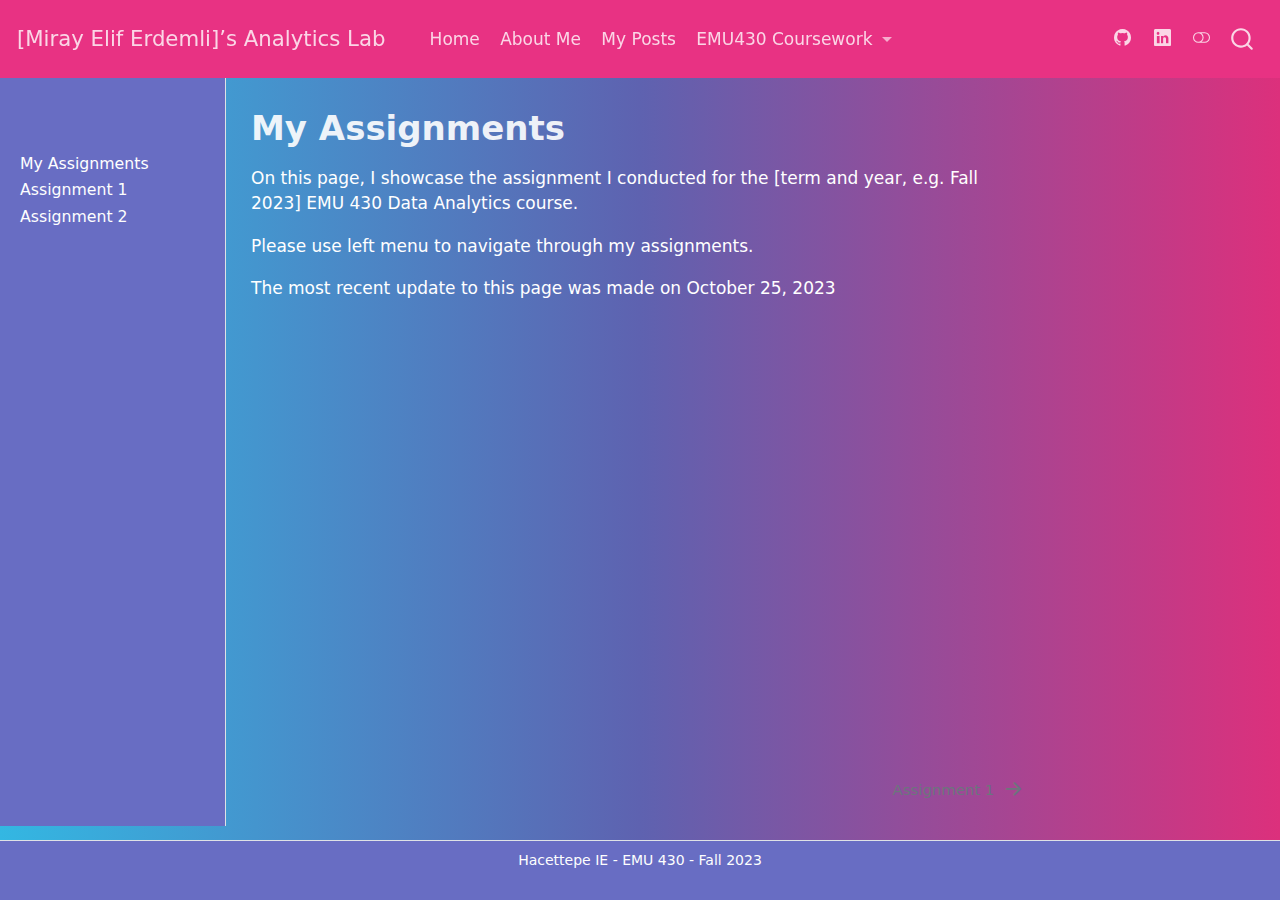
<file: docs/assignments.html>
<!DOCTYPE html>
<html xmlns="http://www.w3.org/1999/xhtml" lang="en" xml:lang="en"><head>

<meta charset="utf-8">
<meta name="generator" content="quarto-1.3.450">

<meta name="viewport" content="width=device-width, initial-scale=1.0, user-scalable=yes">


<title>[Miray Elif Erdemli]’s Analytics Lab - My Assignments</title>
<style>
code{white-space: pre-wrap;}
span.smallcaps{font-variant: small-caps;}
div.columns{display: flex; gap: min(4vw, 1.5em);}
div.column{flex: auto; overflow-x: auto;}
div.hanging-indent{margin-left: 1.5em; text-indent: -1.5em;}
ul.task-list{list-style: none;}
ul.task-list li input[type="checkbox"] {
  width: 0.8em;
  margin: 0 0.8em 0.2em -1em; /* quarto-specific, see https://github.com/quarto-dev/quarto-cli/issues/4556 */ 
  vertical-align: middle;
}
</style>


<script src="site_libs/quarto-nav/quarto-nav.js"></script>
<script src="site_libs/quarto-nav/headroom.min.js"></script>
<script src="site_libs/clipboard/clipboard.min.js"></script>
<script src="site_libs/quarto-search/autocomplete.umd.js"></script>
<script src="site_libs/quarto-search/fuse.min.js"></script>
<script src="site_libs/quarto-search/quarto-search.js"></script>
<meta name="quarto:offset" content="./">
<link href="./assignments/assignment-1.html" rel="next">
<script src="site_libs/quarto-html/quarto.js"></script>
<script src="site_libs/quarto-html/popper.min.js"></script>
<script src="site_libs/quarto-html/tippy.umd.min.js"></script>
<script src="site_libs/quarto-html/anchor.min.js"></script>
<link href="site_libs/quarto-html/tippy.css" rel="stylesheet">
<link href="site_libs/quarto-html/quarto-syntax-highlighting.css" rel="stylesheet" class="quarto-color-scheme" id="quarto-text-highlighting-styles">
<link href="site_libs/quarto-html/quarto-syntax-highlighting-dark.css" rel="prefetch" class="quarto-color-scheme quarto-color-alternate" id="quarto-text-highlighting-styles">
<script src="site_libs/bootstrap/bootstrap.min.js"></script>
<link href="site_libs/bootstrap/bootstrap-icons.css" rel="stylesheet">
<link href="site_libs/bootstrap/bootstrap.min.css" rel="stylesheet" class="quarto-color-scheme" id="quarto-bootstrap" data-mode="light">
<link href="site_libs/bootstrap/bootstrap-dark.min.css" rel="prefetch" class="quarto-color-scheme quarto-color-alternate" id="quarto-bootstrap" data-mode="light">
<script id="quarto-search-options" type="application/json">{
  "location": "navbar",
  "copy-button": false,
  "collapse-after": 3,
  "panel-placement": "end",
  "type": "overlay",
  "limit": 20,
  "language": {
    "search-no-results-text": "No results",
    "search-matching-documents-text": "matching documents",
    "search-copy-link-title": "Copy link to search",
    "search-hide-matches-text": "Hide additional matches",
    "search-more-match-text": "more match in this document",
    "search-more-matches-text": "more matches in this document",
    "search-clear-button-title": "Clear",
    "search-detached-cancel-button-title": "Cancel",
    "search-submit-button-title": "Submit",
    "search-label": "Search"
  }
}</script>


<link rel="stylesheet" href="styles.css">
</head>

<body class="nav-sidebar docked nav-fixed">

<div id="quarto-search-results"></div>
  <header id="quarto-header" class="headroom fixed-top">
    <nav class="navbar navbar-expand-lg navbar-dark ">
      <div class="navbar-container container-fluid">
      <div class="navbar-brand-container">
    <a class="navbar-brand" href="./index.html">
    <span class="navbar-title">[Miray Elif Erdemli]’s Analytics Lab</span>
    </a>
  </div>
            <div id="quarto-search" class="" title="Search"></div>
          <button class="navbar-toggler" type="button" data-bs-toggle="collapse" data-bs-target="#navbarCollapse" aria-controls="navbarCollapse" aria-expanded="false" aria-label="Toggle navigation" onclick="if (window.quartoToggleHeadroom) { window.quartoToggleHeadroom(); }">
  <span class="navbar-toggler-icon"></span>
</button>
          <div class="collapse navbar-collapse" id="navbarCollapse">
            <ul class="navbar-nav navbar-nav-scroll me-auto">
  <li class="nav-item">
    <a class="nav-link" href="./index.html" rel="" target="">
 <span class="menu-text">Home</span></a>
  </li>  
  <li class="nav-item">
    <a class="nav-link" href="./about.html" rel="" target="">
 <span class="menu-text">About Me</span></a>
  </li>  
  <li class="nav-item">
    <a class="nav-link" href="./posts.html" rel="" target="">
 <span class="menu-text">My Posts</span></a>
  </li>  
  <li class="nav-item dropdown ">
    <a class="nav-link dropdown-toggle" href="#" id="nav-menu-emu430-coursework" role="button" data-bs-toggle="dropdown" aria-expanded="false" rel="" target="">
 <span class="menu-text">EMU430 Coursework</span>
    </a>
    <ul class="dropdown-menu" aria-labelledby="nav-menu-emu430-coursework">    
        <li>
    <a class="dropdown-item" href="./assignments.html" rel="" target="">
 <span class="dropdown-text">Assignments</span></a>
  </li>  
        <li>
    <a class="dropdown-item" href="./project.html" rel="" target="">
 <span class="dropdown-text">Project</span></a>
  </li>  
    </ul>
  </li>
</ul>
            <div class="quarto-navbar-tools ms-auto tools-wide">
    <a href="https://github.com/MirayElifErdemli" rel="" title="" class="quarto-navigation-tool px-1" aria-label=""><i class="bi bi-github"></i></a>
    <a href="https://www.linkedin.com/in/miray-elif-erdemli-0a48911a2/" rel="" title="" class="quarto-navigation-tool px-1" aria-label=""><i class="bi bi-linkedin"></i></a>
  <a href="" class="quarto-color-scheme-toggle quarto-navigation-tool  px-1" onclick="window.quartoToggleColorScheme(); return false;" title="Toggle dark mode"><i class="bi"></i></a>
</div>
          </div> <!-- /navcollapse -->
      </div> <!-- /container-fluid -->
    </nav>
  <nav class="quarto-secondary-nav">
    <div class="container-fluid d-flex">
      <button type="button" class="quarto-btn-toggle btn" data-bs-toggle="collapse" data-bs-target="#quarto-sidebar,#quarto-sidebar-glass" aria-controls="quarto-sidebar" aria-expanded="false" aria-label="Toggle sidebar navigation" onclick="if (window.quartoToggleHeadroom) { window.quartoToggleHeadroom(); }">
        <i class="bi bi-layout-text-sidebar-reverse"></i>
      </button>
      <nav class="quarto-page-breadcrumbs" aria-label="breadcrumb"><ol class="breadcrumb"><li class="breadcrumb-item"><a href="./assignments.html">My Assignments</a></li></ol></nav>
      <a class="flex-grow-1" role="button" data-bs-toggle="collapse" data-bs-target="#quarto-sidebar,#quarto-sidebar-glass" aria-controls="quarto-sidebar" aria-expanded="false" aria-label="Toggle sidebar navigation" onclick="if (window.quartoToggleHeadroom) { window.quartoToggleHeadroom(); }">      
      </a>
      <button type="button" class="btn quarto-search-button" aria-label="" onclick="window.quartoOpenSearch();">
        <i class="bi bi-search"></i>
      </button>
    </div>
  </nav>
</header>
<!-- content -->
<div id="quarto-content" class="quarto-container page-columns page-rows-contents page-layout-article page-navbar">
<!-- sidebar -->
  <nav id="quarto-sidebar" class="sidebar collapse collapse-horizontal sidebar-navigation docked overflow-auto">
        <div class="mt-2 flex-shrink-0 align-items-center">
        <div class="sidebar-search">
        <div id="quarto-search" class="" title="Search"></div>
        </div>
        </div>
    <div class="sidebar-menu-container"> 
    <ul class="list-unstyled mt-1">
        <li class="sidebar-item">
  <div class="sidebar-item-container"> 
  <a href="./assignments.html" class="sidebar-item-text sidebar-link active">
 <span class="menu-text">My Assignments</span></a>
  </div>
</li>
        <li class="sidebar-item">
  <div class="sidebar-item-container"> 
  <a href="./assignments/assignment-1.html" class="sidebar-item-text sidebar-link">
 <span class="menu-text">Assignment 1</span></a>
  </div>
</li>
        <li class="sidebar-item">
  <div class="sidebar-item-container"> 
  <a href="./assignments/assignment-2.html" class="sidebar-item-text sidebar-link">
 <span class="menu-text">Assignment 2</span></a>
  </div>
</li>
    </ul>
    </div>
    
</nav>
<div id="quarto-sidebar-glass" data-bs-toggle="collapse" data-bs-target="#quarto-sidebar,#quarto-sidebar-glass"></div>
<!-- margin-sidebar -->
    <div id="quarto-margin-sidebar" class="sidebar margin-sidebar">
    </div>
<!-- main -->
<main class="content" id="quarto-document-content">

<header id="title-block-header" class="quarto-title-block default">
<div class="quarto-title">
<h1 class="title">My Assignments</h1>
</div>



<div class="quarto-title-meta">

    
  
    
  </div>
  

</header>

<p>On this page, I showcase the assignment I conducted for the [term and year, e.g.&nbsp;Fall 2023] EMU 430 Data Analytics course.</p>
<p>Please use left menu to navigate through my assignments.</p>
<p>The most recent update to this page was made on October 25, 2023</p>



<a onclick="window.scrollTo(0, 0); return false;" role="button" id="quarto-back-to-top"><i class="bi bi-arrow-up"></i> Back to top</a></main> <!-- /main -->
<script id="quarto-html-after-body" type="application/javascript">
window.document.addEventListener("DOMContentLoaded", function (event) {
  const toggleBodyColorMode = (bsSheetEl) => {
    const mode = bsSheetEl.getAttribute("data-mode");
    const bodyEl = window.document.querySelector("body");
    if (mode === "dark") {
      bodyEl.classList.add("quarto-dark");
      bodyEl.classList.remove("quarto-light");
    } else {
      bodyEl.classList.add("quarto-light");
      bodyEl.classList.remove("quarto-dark");
    }
  }
  const toggleBodyColorPrimary = () => {
    const bsSheetEl = window.document.querySelector("link#quarto-bootstrap");
    if (bsSheetEl) {
      toggleBodyColorMode(bsSheetEl);
    }
  }
  toggleBodyColorPrimary();  
  const disableStylesheet = (stylesheets) => {
    for (let i=0; i < stylesheets.length; i++) {
      const stylesheet = stylesheets[i];
      stylesheet.rel = 'prefetch';
    }
  }
  const enableStylesheet = (stylesheets) => {
    for (let i=0; i < stylesheets.length; i++) {
      const stylesheet = stylesheets[i];
      stylesheet.rel = 'stylesheet';
    }
  }
  const manageTransitions = (selector, allowTransitions) => {
    const els = window.document.querySelectorAll(selector);
    for (let i=0; i < els.length; i++) {
      const el = els[i];
      if (allowTransitions) {
        el.classList.remove('notransition');
      } else {
        el.classList.add('notransition');
      }
    }
  }
  const toggleColorMode = (alternate) => {
    // Switch the stylesheets
    const alternateStylesheets = window.document.querySelectorAll('link.quarto-color-scheme.quarto-color-alternate');
    manageTransitions('#quarto-margin-sidebar .nav-link', false);
    if (alternate) {
      enableStylesheet(alternateStylesheets);
      for (const sheetNode of alternateStylesheets) {
        if (sheetNode.id === "quarto-bootstrap") {
          toggleBodyColorMode(sheetNode);
        }
      }
    } else {
      disableStylesheet(alternateStylesheets);
      toggleBodyColorPrimary();
    }
    manageTransitions('#quarto-margin-sidebar .nav-link', true);
    // Switch the toggles
    const toggles = window.document.querySelectorAll('.quarto-color-scheme-toggle');
    for (let i=0; i < toggles.length; i++) {
      const toggle = toggles[i];
      if (toggle) {
        if (alternate) {
          toggle.classList.add("alternate");     
        } else {
          toggle.classList.remove("alternate");
        }
      }
    }
    // Hack to workaround the fact that safari doesn't
    // properly recolor the scrollbar when toggling (#1455)
    if (navigator.userAgent.indexOf('Safari') > 0 && navigator.userAgent.indexOf('Chrome') == -1) {
      manageTransitions("body", false);
      window.scrollTo(0, 1);
      setTimeout(() => {
        window.scrollTo(0, 0);
        manageTransitions("body", true);
      }, 40);  
    }
  }
  const isFileUrl = () => { 
    return window.location.protocol === 'file:';
  }
  const hasAlternateSentinel = () => {  
    let styleSentinel = getColorSchemeSentinel();
    if (styleSentinel !== null) {
      return styleSentinel === "alternate";
    } else {
      return false;
    }
  }
  const setStyleSentinel = (alternate) => {
    const value = alternate ? "alternate" : "default";
    if (!isFileUrl()) {
      window.localStorage.setItem("quarto-color-scheme", value);
    } else {
      localAlternateSentinel = value;
    }
  }
  const getColorSchemeSentinel = () => {
    if (!isFileUrl()) {
      const storageValue = window.localStorage.getItem("quarto-color-scheme");
      return storageValue != null ? storageValue : localAlternateSentinel;
    } else {
      return localAlternateSentinel;
    }
  }
  let localAlternateSentinel = 'default';
  // Dark / light mode switch
  window.quartoToggleColorScheme = () => {
    // Read the current dark / light value 
    let toAlternate = !hasAlternateSentinel();
    toggleColorMode(toAlternate);
    setStyleSentinel(toAlternate);
  };
  // Ensure there is a toggle, if there isn't float one in the top right
  if (window.document.querySelector('.quarto-color-scheme-toggle') === null) {
    const a = window.document.createElement('a');
    a.classList.add('top-right');
    a.classList.add('quarto-color-scheme-toggle');
    a.href = "";
    a.onclick = function() { try { window.quartoToggleColorScheme(); } catch {} return false; };
    const i = window.document.createElement("i");
    i.classList.add('bi');
    a.appendChild(i);
    window.document.body.appendChild(a);
  }
  // Switch to dark mode if need be
  if (hasAlternateSentinel()) {
    toggleColorMode(true);
  } else {
    toggleColorMode(false);
  }
  const icon = "";
  const anchorJS = new window.AnchorJS();
  anchorJS.options = {
    placement: 'right',
    icon: icon
  };
  anchorJS.add('.anchored');
  const isCodeAnnotation = (el) => {
    for (const clz of el.classList) {
      if (clz.startsWith('code-annotation-')) {                     
        return true;
      }
    }
    return false;
  }
  const clipboard = new window.ClipboardJS('.code-copy-button', {
    text: function(trigger) {
      const codeEl = trigger.previousElementSibling.cloneNode(true);
      for (const childEl of codeEl.children) {
        if (isCodeAnnotation(childEl)) {
          childEl.remove();
        }
      }
      return codeEl.innerText;
    }
  });
  clipboard.on('success', function(e) {
    // button target
    const button = e.trigger;
    // don't keep focus
    button.blur();
    // flash "checked"
    button.classList.add('code-copy-button-checked');
    var currentTitle = button.getAttribute("title");
    button.setAttribute("title", "Copied!");
    let tooltip;
    if (window.bootstrap) {
      button.setAttribute("data-bs-toggle", "tooltip");
      button.setAttribute("data-bs-placement", "left");
      button.setAttribute("data-bs-title", "Copied!");
      tooltip = new bootstrap.Tooltip(button, 
        { trigger: "manual", 
          customClass: "code-copy-button-tooltip",
          offset: [0, -8]});
      tooltip.show();    
    }
    setTimeout(function() {
      if (tooltip) {
        tooltip.hide();
        button.removeAttribute("data-bs-title");
        button.removeAttribute("data-bs-toggle");
        button.removeAttribute("data-bs-placement");
      }
      button.setAttribute("title", currentTitle);
      button.classList.remove('code-copy-button-checked');
    }, 1000);
    // clear code selection
    e.clearSelection();
  });
  function tippyHover(el, contentFn) {
    const config = {
      allowHTML: true,
      content: contentFn,
      maxWidth: 500,
      delay: 100,
      arrow: false,
      appendTo: function(el) {
          return el.parentElement;
      },
      interactive: true,
      interactiveBorder: 10,
      theme: 'quarto',
      placement: 'bottom-start'
    };
    window.tippy(el, config); 
  }
  const noterefs = window.document.querySelectorAll('a[role="doc-noteref"]');
  for (var i=0; i<noterefs.length; i++) {
    const ref = noterefs[i];
    tippyHover(ref, function() {
      // use id or data attribute instead here
      let href = ref.getAttribute('data-footnote-href') || ref.getAttribute('href');
      try { href = new URL(href).hash; } catch {}
      const id = href.replace(/^#\/?/, "");
      const note = window.document.getElementById(id);
      return note.innerHTML;
    });
  }
      let selectedAnnoteEl;
      const selectorForAnnotation = ( cell, annotation) => {
        let cellAttr = 'data-code-cell="' + cell + '"';
        let lineAttr = 'data-code-annotation="' +  annotation + '"';
        const selector = 'span[' + cellAttr + '][' + lineAttr + ']';
        return selector;
      }
      const selectCodeLines = (annoteEl) => {
        const doc = window.document;
        const targetCell = annoteEl.getAttribute("data-target-cell");
        const targetAnnotation = annoteEl.getAttribute("data-target-annotation");
        const annoteSpan = window.document.querySelector(selectorForAnnotation(targetCell, targetAnnotation));
        const lines = annoteSpan.getAttribute("data-code-lines").split(",");
        const lineIds = lines.map((line) => {
          return targetCell + "-" + line;
        })
        let top = null;
        let height = null;
        let parent = null;
        if (lineIds.length > 0) {
            //compute the position of the single el (top and bottom and make a div)
            const el = window.document.getElementById(lineIds[0]);
            top = el.offsetTop;
            height = el.offsetHeight;
            parent = el.parentElement.parentElement;
          if (lineIds.length > 1) {
            const lastEl = window.document.getElementById(lineIds[lineIds.length - 1]);
            const bottom = lastEl.offsetTop + lastEl.offsetHeight;
            height = bottom - top;
          }
          if (top !== null && height !== null && parent !== null) {
            // cook up a div (if necessary) and position it 
            let div = window.document.getElementById("code-annotation-line-highlight");
            if (div === null) {
              div = window.document.createElement("div");
              div.setAttribute("id", "code-annotation-line-highlight");
              div.style.position = 'absolute';
              parent.appendChild(div);
            }
            div.style.top = top - 2 + "px";
            div.style.height = height + 4 + "px";
            let gutterDiv = window.document.getElementById("code-annotation-line-highlight-gutter");
            if (gutterDiv === null) {
              gutterDiv = window.document.createElement("div");
              gutterDiv.setAttribute("id", "code-annotation-line-highlight-gutter");
              gutterDiv.style.position = 'absolute';
              const codeCell = window.document.getElementById(targetCell);
              const gutter = codeCell.querySelector('.code-annotation-gutter');
              gutter.appendChild(gutterDiv);
            }
            gutterDiv.style.top = top - 2 + "px";
            gutterDiv.style.height = height + 4 + "px";
          }
          selectedAnnoteEl = annoteEl;
        }
      };
      const unselectCodeLines = () => {
        const elementsIds = ["code-annotation-line-highlight", "code-annotation-line-highlight-gutter"];
        elementsIds.forEach((elId) => {
          const div = window.document.getElementById(elId);
          if (div) {
            div.remove();
          }
        });
        selectedAnnoteEl = undefined;
      };
      // Attach click handler to the DT
      const annoteDls = window.document.querySelectorAll('dt[data-target-cell]');
      for (const annoteDlNode of annoteDls) {
        annoteDlNode.addEventListener('click', (event) => {
          const clickedEl = event.target;
          if (clickedEl !== selectedAnnoteEl) {
            unselectCodeLines();
            const activeEl = window.document.querySelector('dt[data-target-cell].code-annotation-active');
            if (activeEl) {
              activeEl.classList.remove('code-annotation-active');
            }
            selectCodeLines(clickedEl);
            clickedEl.classList.add('code-annotation-active');
          } else {
            // Unselect the line
            unselectCodeLines();
            clickedEl.classList.remove('code-annotation-active');
          }
        });
      }
  const findCites = (el) => {
    const parentEl = el.parentElement;
    if (parentEl) {
      const cites = parentEl.dataset.cites;
      if (cites) {
        return {
          el,
          cites: cites.split(' ')
        };
      } else {
        return findCites(el.parentElement)
      }
    } else {
      return undefined;
    }
  };
  var bibliorefs = window.document.querySelectorAll('a[role="doc-biblioref"]');
  for (var i=0; i<bibliorefs.length; i++) {
    const ref = bibliorefs[i];
    const citeInfo = findCites(ref);
    if (citeInfo) {
      tippyHover(citeInfo.el, function() {
        var popup = window.document.createElement('div');
        citeInfo.cites.forEach(function(cite) {
          var citeDiv = window.document.createElement('div');
          citeDiv.classList.add('hanging-indent');
          citeDiv.classList.add('csl-entry');
          var biblioDiv = window.document.getElementById('ref-' + cite);
          if (biblioDiv) {
            citeDiv.innerHTML = biblioDiv.innerHTML;
          }
          popup.appendChild(citeDiv);
        });
        return popup.innerHTML;
      });
    }
  }
});
</script>
<nav class="page-navigation">
  <div class="nav-page nav-page-previous">
  </div>
  <div class="nav-page nav-page-next">
      <a href="./assignments/assignment-1.html" class="pagination-link">
        <span class="nav-page-text">Assignment 1</span> <i class="bi bi-arrow-right-short"></i>
      </a>
  </div>
</nav>
</div> <!-- /content -->
<footer class="footer">
  <div class="nav-footer">
    <div class="nav-footer-left">
      &nbsp;
    </div>   
    <div class="nav-footer-center">Hacettepe IE - EMU 430 - Fall 2023</div>
    <div class="nav-footer-right">
      &nbsp;
    </div>
  </div>
</footer>



</body></html>
</file>
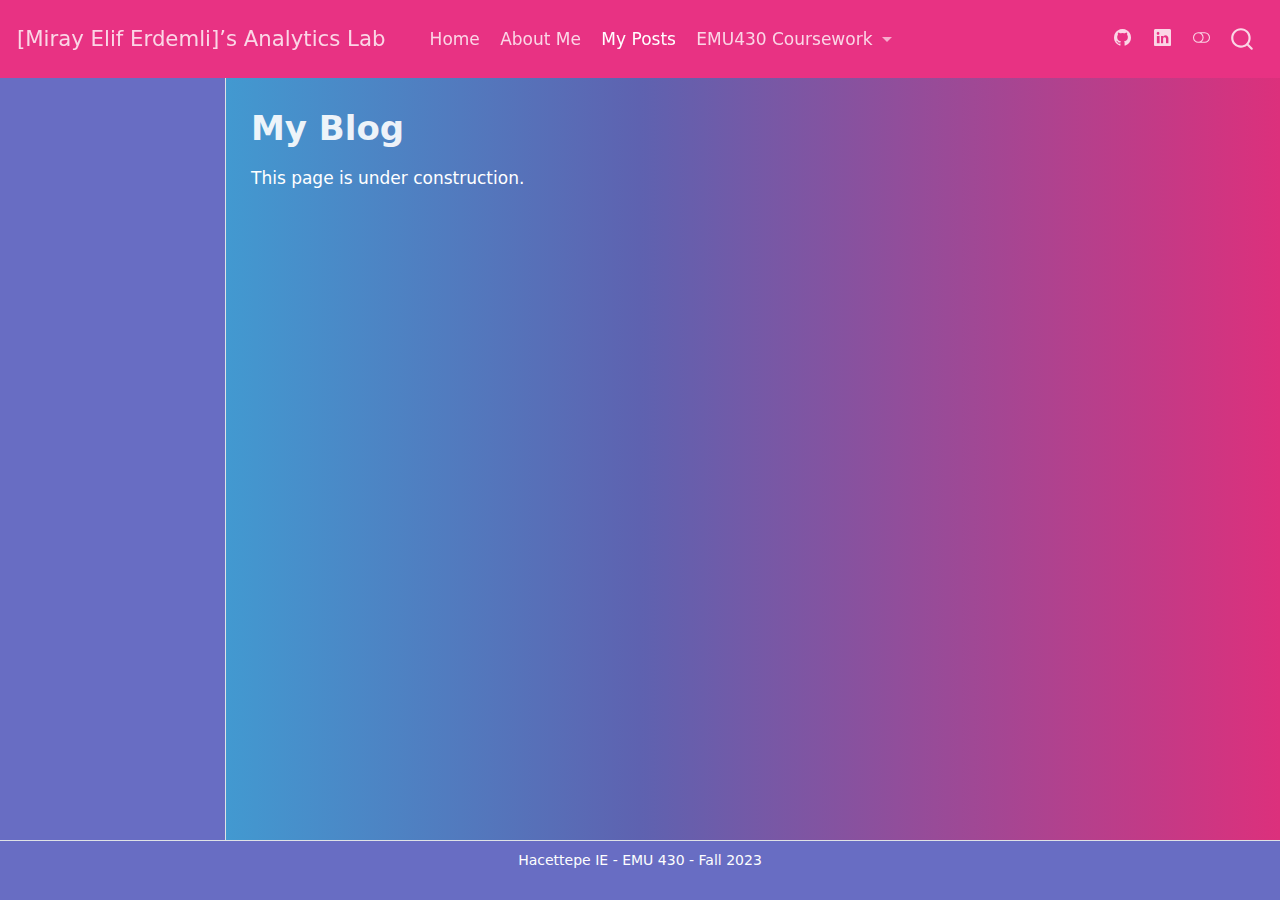
<file: docs/posts.html>
<!DOCTYPE html>
<html xmlns="http://www.w3.org/1999/xhtml" lang="en" xml:lang="en"><head>

<meta charset="utf-8">
<meta name="generator" content="quarto-1.3.450">

<meta name="viewport" content="width=device-width, initial-scale=1.0, user-scalable=yes">


<title>[Miray Elif Erdemli]’s Analytics Lab - My Blog</title>
<style>
code{white-space: pre-wrap;}
span.smallcaps{font-variant: small-caps;}
div.columns{display: flex; gap: min(4vw, 1.5em);}
div.column{flex: auto; overflow-x: auto;}
div.hanging-indent{margin-left: 1.5em; text-indent: -1.5em;}
ul.task-list{list-style: none;}
ul.task-list li input[type="checkbox"] {
  width: 0.8em;
  margin: 0 0.8em 0.2em -1em; /* quarto-specific, see https://github.com/quarto-dev/quarto-cli/issues/4556 */ 
  vertical-align: middle;
}
</style>


<script src="site_libs/quarto-nav/quarto-nav.js"></script>
<script src="site_libs/quarto-nav/headroom.min.js"></script>
<script src="site_libs/clipboard/clipboard.min.js"></script>
<script src="site_libs/quarto-search/autocomplete.umd.js"></script>
<script src="site_libs/quarto-search/fuse.min.js"></script>
<script src="site_libs/quarto-search/quarto-search.js"></script>
<meta name="quarto:offset" content="./">
<script src="site_libs/quarto-html/quarto.js"></script>
<script src="site_libs/quarto-html/popper.min.js"></script>
<script src="site_libs/quarto-html/tippy.umd.min.js"></script>
<script src="site_libs/quarto-html/anchor.min.js"></script>
<link href="site_libs/quarto-html/tippy.css" rel="stylesheet">
<link href="site_libs/quarto-html/quarto-syntax-highlighting.css" rel="stylesheet" class="quarto-color-scheme" id="quarto-text-highlighting-styles">
<link href="site_libs/quarto-html/quarto-syntax-highlighting-dark.css" rel="prefetch" class="quarto-color-scheme quarto-color-alternate" id="quarto-text-highlighting-styles">
<script src="site_libs/bootstrap/bootstrap.min.js"></script>
<link href="site_libs/bootstrap/bootstrap-icons.css" rel="stylesheet">
<link href="site_libs/bootstrap/bootstrap.min.css" rel="stylesheet" class="quarto-color-scheme" id="quarto-bootstrap" data-mode="light">
<link href="site_libs/bootstrap/bootstrap-dark.min.css" rel="prefetch" class="quarto-color-scheme quarto-color-alternate" id="quarto-bootstrap" data-mode="light">
<script id="quarto-search-options" type="application/json">{
  "location": "navbar",
  "copy-button": false,
  "collapse-after": 3,
  "panel-placement": "end",
  "type": "overlay",
  "limit": 20,
  "language": {
    "search-no-results-text": "No results",
    "search-matching-documents-text": "matching documents",
    "search-copy-link-title": "Copy link to search",
    "search-hide-matches-text": "Hide additional matches",
    "search-more-match-text": "more match in this document",
    "search-more-matches-text": "more matches in this document",
    "search-clear-button-title": "Clear",
    "search-detached-cancel-button-title": "Cancel",
    "search-submit-button-title": "Submit",
    "search-label": "Search"
  }
}</script>


<link rel="stylesheet" href="styles.css">
</head>

<body class="docked nav-fixed">

<div id="quarto-search-results"></div>
  <header id="quarto-header" class="headroom fixed-top">
    <nav class="navbar navbar-expand-lg navbar-dark ">
      <div class="navbar-container container-fluid">
      <div class="navbar-brand-container">
    <a class="navbar-brand" href="./index.html">
    <span class="navbar-title">[Miray Elif Erdemli]’s Analytics Lab</span>
    </a>
  </div>
            <div id="quarto-search" class="" title="Search"></div>
          <button class="navbar-toggler" type="button" data-bs-toggle="collapse" data-bs-target="#navbarCollapse" aria-controls="navbarCollapse" aria-expanded="false" aria-label="Toggle navigation" onclick="if (window.quartoToggleHeadroom) { window.quartoToggleHeadroom(); }">
  <span class="navbar-toggler-icon"></span>
</button>
          <div class="collapse navbar-collapse" id="navbarCollapse">
            <ul class="navbar-nav navbar-nav-scroll me-auto">
  <li class="nav-item">
    <a class="nav-link" href="./index.html" rel="" target="">
 <span class="menu-text">Home</span></a>
  </li>  
  <li class="nav-item">
    <a class="nav-link" href="./about.html" rel="" target="">
 <span class="menu-text">About Me</span></a>
  </li>  
  <li class="nav-item">
    <a class="nav-link active" href="./posts.html" rel="" target="" aria-current="page">
 <span class="menu-text">My Posts</span></a>
  </li>  
  <li class="nav-item dropdown ">
    <a class="nav-link dropdown-toggle" href="#" id="nav-menu-emu430-coursework" role="button" data-bs-toggle="dropdown" aria-expanded="false" rel="" target="">
 <span class="menu-text">EMU430 Coursework</span>
    </a>
    <ul class="dropdown-menu" aria-labelledby="nav-menu-emu430-coursework">    
        <li>
    <a class="dropdown-item" href="./assignments.html" rel="" target="">
 <span class="dropdown-text">Assignments</span></a>
  </li>  
        <li>
    <a class="dropdown-item" href="./project.html" rel="" target="">
 <span class="dropdown-text">Project</span></a>
  </li>  
    </ul>
  </li>
</ul>
            <div class="quarto-navbar-tools ms-auto tools-wide">
    <a href="https://github.com/MirayElifErdemli" rel="" title="" class="quarto-navigation-tool px-1" aria-label=""><i class="bi bi-github"></i></a>
    <a href="https://www.linkedin.com/in/miray-elif-erdemli-0a48911a2/" rel="" title="" class="quarto-navigation-tool px-1" aria-label=""><i class="bi bi-linkedin"></i></a>
  <a href="" class="quarto-color-scheme-toggle quarto-navigation-tool  px-1" onclick="window.quartoToggleColorScheme(); return false;" title="Toggle dark mode"><i class="bi"></i></a>
</div>
          </div> <!-- /navcollapse -->
      </div> <!-- /container-fluid -->
    </nav>
</header>
<!-- content -->
<div id="quarto-content" class="quarto-container page-columns page-rows-contents page-layout-article page-navbar">
<!-- sidebar -->
  <nav id="quarto-sidebar" class="sidebar collapse collapse-horizontal sidebar-navigation docked overflow-auto">
    
</nav>
<div id="quarto-sidebar-glass" data-bs-toggle="collapse" data-bs-target="#quarto-sidebar,#quarto-sidebar-glass"></div>
<!-- margin-sidebar -->
    <div id="quarto-margin-sidebar" class="sidebar margin-sidebar">
    </div>
<!-- main -->
<main class="content" id="quarto-document-content">

<header id="title-block-header" class="quarto-title-block default">
<div class="quarto-title">
<h1 class="title">My Blog</h1>
</div>



<div class="quarto-title-meta">

    
  
    
  </div>
  

</header>

<p>This page is under construction.</p>



<a onclick="window.scrollTo(0, 0); return false;" role="button" id="quarto-back-to-top"><i class="bi bi-arrow-up"></i> Back to top</a></main> <!-- /main -->
<script id="quarto-html-after-body" type="application/javascript">
window.document.addEventListener("DOMContentLoaded", function (event) {
  const toggleBodyColorMode = (bsSheetEl) => {
    const mode = bsSheetEl.getAttribute("data-mode");
    const bodyEl = window.document.querySelector("body");
    if (mode === "dark") {
      bodyEl.classList.add("quarto-dark");
      bodyEl.classList.remove("quarto-light");
    } else {
      bodyEl.classList.add("quarto-light");
      bodyEl.classList.remove("quarto-dark");
    }
  }
  const toggleBodyColorPrimary = () => {
    const bsSheetEl = window.document.querySelector("link#quarto-bootstrap");
    if (bsSheetEl) {
      toggleBodyColorMode(bsSheetEl);
    }
  }
  toggleBodyColorPrimary();  
  const disableStylesheet = (stylesheets) => {
    for (let i=0; i < stylesheets.length; i++) {
      const stylesheet = stylesheets[i];
      stylesheet.rel = 'prefetch';
    }
  }
  const enableStylesheet = (stylesheets) => {
    for (let i=0; i < stylesheets.length; i++) {
      const stylesheet = stylesheets[i];
      stylesheet.rel = 'stylesheet';
    }
  }
  const manageTransitions = (selector, allowTransitions) => {
    const els = window.document.querySelectorAll(selector);
    for (let i=0; i < els.length; i++) {
      const el = els[i];
      if (allowTransitions) {
        el.classList.remove('notransition');
      } else {
        el.classList.add('notransition');
      }
    }
  }
  const toggleColorMode = (alternate) => {
    // Switch the stylesheets
    const alternateStylesheets = window.document.querySelectorAll('link.quarto-color-scheme.quarto-color-alternate');
    manageTransitions('#quarto-margin-sidebar .nav-link', false);
    if (alternate) {
      enableStylesheet(alternateStylesheets);
      for (const sheetNode of alternateStylesheets) {
        if (sheetNode.id === "quarto-bootstrap") {
          toggleBodyColorMode(sheetNode);
        }
      }
    } else {
      disableStylesheet(alternateStylesheets);
      toggleBodyColorPrimary();
    }
    manageTransitions('#quarto-margin-sidebar .nav-link', true);
    // Switch the toggles
    const toggles = window.document.querySelectorAll('.quarto-color-scheme-toggle');
    for (let i=0; i < toggles.length; i++) {
      const toggle = toggles[i];
      if (toggle) {
        if (alternate) {
          toggle.classList.add("alternate");     
        } else {
          toggle.classList.remove("alternate");
        }
      }
    }
    // Hack to workaround the fact that safari doesn't
    // properly recolor the scrollbar when toggling (#1455)
    if (navigator.userAgent.indexOf('Safari') > 0 && navigator.userAgent.indexOf('Chrome') == -1) {
      manageTransitions("body", false);
      window.scrollTo(0, 1);
      setTimeout(() => {
        window.scrollTo(0, 0);
        manageTransitions("body", true);
      }, 40);  
    }
  }
  const isFileUrl = () => { 
    return window.location.protocol === 'file:';
  }
  const hasAlternateSentinel = () => {  
    let styleSentinel = getColorSchemeSentinel();
    if (styleSentinel !== null) {
      return styleSentinel === "alternate";
    } else {
      return false;
    }
  }
  const setStyleSentinel = (alternate) => {
    const value = alternate ? "alternate" : "default";
    if (!isFileUrl()) {
      window.localStorage.setItem("quarto-color-scheme", value);
    } else {
      localAlternateSentinel = value;
    }
  }
  const getColorSchemeSentinel = () => {
    if (!isFileUrl()) {
      const storageValue = window.localStorage.getItem("quarto-color-scheme");
      return storageValue != null ? storageValue : localAlternateSentinel;
    } else {
      return localAlternateSentinel;
    }
  }
  let localAlternateSentinel = 'default';
  // Dark / light mode switch
  window.quartoToggleColorScheme = () => {
    // Read the current dark / light value 
    let toAlternate = !hasAlternateSentinel();
    toggleColorMode(toAlternate);
    setStyleSentinel(toAlternate);
  };
  // Ensure there is a toggle, if there isn't float one in the top right
  if (window.document.querySelector('.quarto-color-scheme-toggle') === null) {
    const a = window.document.createElement('a');
    a.classList.add('top-right');
    a.classList.add('quarto-color-scheme-toggle');
    a.href = "";
    a.onclick = function() { try { window.quartoToggleColorScheme(); } catch {} return false; };
    const i = window.document.createElement("i");
    i.classList.add('bi');
    a.appendChild(i);
    window.document.body.appendChild(a);
  }
  // Switch to dark mode if need be
  if (hasAlternateSentinel()) {
    toggleColorMode(true);
  } else {
    toggleColorMode(false);
  }
  const icon = "";
  const anchorJS = new window.AnchorJS();
  anchorJS.options = {
    placement: 'right',
    icon: icon
  };
  anchorJS.add('.anchored');
  const isCodeAnnotation = (el) => {
    for (const clz of el.classList) {
      if (clz.startsWith('code-annotation-')) {                     
        return true;
      }
    }
    return false;
  }
  const clipboard = new window.ClipboardJS('.code-copy-button', {
    text: function(trigger) {
      const codeEl = trigger.previousElementSibling.cloneNode(true);
      for (const childEl of codeEl.children) {
        if (isCodeAnnotation(childEl)) {
          childEl.remove();
        }
      }
      return codeEl.innerText;
    }
  });
  clipboard.on('success', function(e) {
    // button target
    const button = e.trigger;
    // don't keep focus
    button.blur();
    // flash "checked"
    button.classList.add('code-copy-button-checked');
    var currentTitle = button.getAttribute("title");
    button.setAttribute("title", "Copied!");
    let tooltip;
    if (window.bootstrap) {
      button.setAttribute("data-bs-toggle", "tooltip");
      button.setAttribute("data-bs-placement", "left");
      button.setAttribute("data-bs-title", "Copied!");
      tooltip = new bootstrap.Tooltip(button, 
        { trigger: "manual", 
          customClass: "code-copy-button-tooltip",
          offset: [0, -8]});
      tooltip.show();    
    }
    setTimeout(function() {
      if (tooltip) {
        tooltip.hide();
        button.removeAttribute("data-bs-title");
        button.removeAttribute("data-bs-toggle");
        button.removeAttribute("data-bs-placement");
      }
      button.setAttribute("title", currentTitle);
      button.classList.remove('code-copy-button-checked');
    }, 1000);
    // clear code selection
    e.clearSelection();
  });
  function tippyHover(el, contentFn) {
    const config = {
      allowHTML: true,
      content: contentFn,
      maxWidth: 500,
      delay: 100,
      arrow: false,
      appendTo: function(el) {
          return el.parentElement;
      },
      interactive: true,
      interactiveBorder: 10,
      theme: 'quarto',
      placement: 'bottom-start'
    };
    window.tippy(el, config); 
  }
  const noterefs = window.document.querySelectorAll('a[role="doc-noteref"]');
  for (var i=0; i<noterefs.length; i++) {
    const ref = noterefs[i];
    tippyHover(ref, function() {
      // use id or data attribute instead here
      let href = ref.getAttribute('data-footnote-href') || ref.getAttribute('href');
      try { href = new URL(href).hash; } catch {}
      const id = href.replace(/^#\/?/, "");
      const note = window.document.getElementById(id);
      return note.innerHTML;
    });
  }
      let selectedAnnoteEl;
      const selectorForAnnotation = ( cell, annotation) => {
        let cellAttr = 'data-code-cell="' + cell + '"';
        let lineAttr = 'data-code-annotation="' +  annotation + '"';
        const selector = 'span[' + cellAttr + '][' + lineAttr + ']';
        return selector;
      }
      const selectCodeLines = (annoteEl) => {
        const doc = window.document;
        const targetCell = annoteEl.getAttribute("data-target-cell");
        const targetAnnotation = annoteEl.getAttribute("data-target-annotation");
        const annoteSpan = window.document.querySelector(selectorForAnnotation(targetCell, targetAnnotation));
        const lines = annoteSpan.getAttribute("data-code-lines").split(",");
        const lineIds = lines.map((line) => {
          return targetCell + "-" + line;
        })
        let top = null;
        let height = null;
        let parent = null;
        if (lineIds.length > 0) {
            //compute the position of the single el (top and bottom and make a div)
            const el = window.document.getElementById(lineIds[0]);
            top = el.offsetTop;
            height = el.offsetHeight;
            parent = el.parentElement.parentElement;
          if (lineIds.length > 1) {
            const lastEl = window.document.getElementById(lineIds[lineIds.length - 1]);
            const bottom = lastEl.offsetTop + lastEl.offsetHeight;
            height = bottom - top;
          }
          if (top !== null && height !== null && parent !== null) {
            // cook up a div (if necessary) and position it 
            let div = window.document.getElementById("code-annotation-line-highlight");
            if (div === null) {
              div = window.document.createElement("div");
              div.setAttribute("id", "code-annotation-line-highlight");
              div.style.position = 'absolute';
              parent.appendChild(div);
            }
            div.style.top = top - 2 + "px";
            div.style.height = height + 4 + "px";
            let gutterDiv = window.document.getElementById("code-annotation-line-highlight-gutter");
            if (gutterDiv === null) {
              gutterDiv = window.document.createElement("div");
              gutterDiv.setAttribute("id", "code-annotation-line-highlight-gutter");
              gutterDiv.style.position = 'absolute';
              const codeCell = window.document.getElementById(targetCell);
              const gutter = codeCell.querySelector('.code-annotation-gutter');
              gutter.appendChild(gutterDiv);
            }
            gutterDiv.style.top = top - 2 + "px";
            gutterDiv.style.height = height + 4 + "px";
          }
          selectedAnnoteEl = annoteEl;
        }
      };
      const unselectCodeLines = () => {
        const elementsIds = ["code-annotation-line-highlight", "code-annotation-line-highlight-gutter"];
        elementsIds.forEach((elId) => {
          const div = window.document.getElementById(elId);
          if (div) {
            div.remove();
          }
        });
        selectedAnnoteEl = undefined;
      };
      // Attach click handler to the DT
      const annoteDls = window.document.querySelectorAll('dt[data-target-cell]');
      for (const annoteDlNode of annoteDls) {
        annoteDlNode.addEventListener('click', (event) => {
          const clickedEl = event.target;
          if (clickedEl !== selectedAnnoteEl) {
            unselectCodeLines();
            const activeEl = window.document.querySelector('dt[data-target-cell].code-annotation-active');
            if (activeEl) {
              activeEl.classList.remove('code-annotation-active');
            }
            selectCodeLines(clickedEl);
            clickedEl.classList.add('code-annotation-active');
          } else {
            // Unselect the line
            unselectCodeLines();
            clickedEl.classList.remove('code-annotation-active');
          }
        });
      }
  const findCites = (el) => {
    const parentEl = el.parentElement;
    if (parentEl) {
      const cites = parentEl.dataset.cites;
      if (cites) {
        return {
          el,
          cites: cites.split(' ')
        };
      } else {
        return findCites(el.parentElement)
      }
    } else {
      return undefined;
    }
  };
  var bibliorefs = window.document.querySelectorAll('a[role="doc-biblioref"]');
  for (var i=0; i<bibliorefs.length; i++) {
    const ref = bibliorefs[i];
    const citeInfo = findCites(ref);
    if (citeInfo) {
      tippyHover(citeInfo.el, function() {
        var popup = window.document.createElement('div');
        citeInfo.cites.forEach(function(cite) {
          var citeDiv = window.document.createElement('div');
          citeDiv.classList.add('hanging-indent');
          citeDiv.classList.add('csl-entry');
          var biblioDiv = window.document.getElementById('ref-' + cite);
          if (biblioDiv) {
            citeDiv.innerHTML = biblioDiv.innerHTML;
          }
          popup.appendChild(citeDiv);
        });
        return popup.innerHTML;
      });
    }
  }
});
</script>
</div> <!-- /content -->
<footer class="footer">
  <div class="nav-footer">
    <div class="nav-footer-left">
      &nbsp;
    </div>   
    <div class="nav-footer-center">Hacettepe IE - EMU 430 - Fall 2023</div>
    <div class="nav-footer-right">
      &nbsp;
    </div>
  </div>
</footer>



</body></html>
</file>
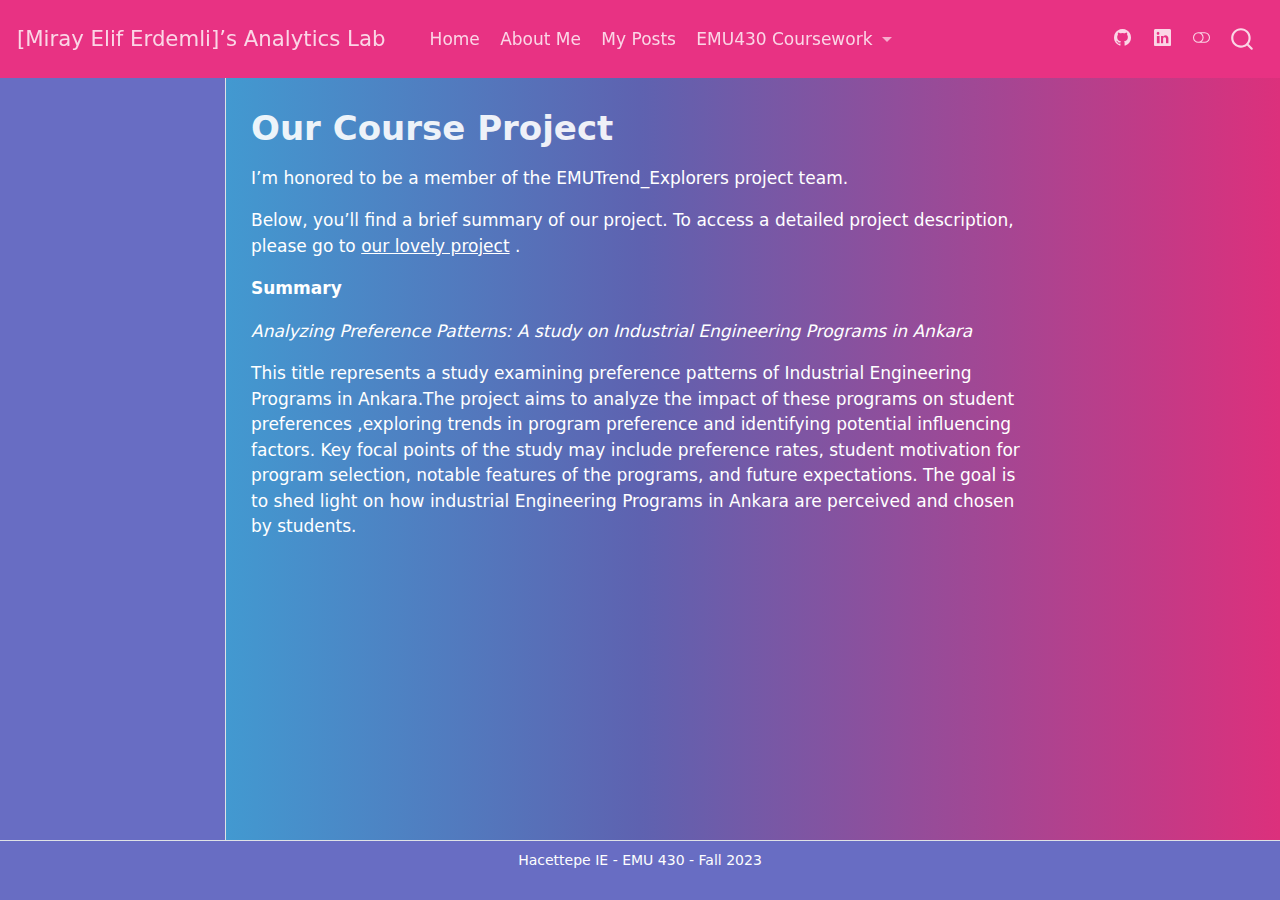
<file: docs/project.html>
<!DOCTYPE html>
<html xmlns="http://www.w3.org/1999/xhtml" lang="en" xml:lang="en"><head>

<meta charset="utf-8">
<meta name="generator" content="quarto-1.3.450">

<meta name="viewport" content="width=device-width, initial-scale=1.0, user-scalable=yes">


<title>[Miray Elif Erdemli]’s Analytics Lab - Our Course Project</title>
<style>
code{white-space: pre-wrap;}
span.smallcaps{font-variant: small-caps;}
div.columns{display: flex; gap: min(4vw, 1.5em);}
div.column{flex: auto; overflow-x: auto;}
div.hanging-indent{margin-left: 1.5em; text-indent: -1.5em;}
ul.task-list{list-style: none;}
ul.task-list li input[type="checkbox"] {
  width: 0.8em;
  margin: 0 0.8em 0.2em -1em; /* quarto-specific, see https://github.com/quarto-dev/quarto-cli/issues/4556 */ 
  vertical-align: middle;
}
</style>


<script src="site_libs/quarto-nav/quarto-nav.js"></script>
<script src="site_libs/quarto-nav/headroom.min.js"></script>
<script src="site_libs/clipboard/clipboard.min.js"></script>
<script src="site_libs/quarto-search/autocomplete.umd.js"></script>
<script src="site_libs/quarto-search/fuse.min.js"></script>
<script src="site_libs/quarto-search/quarto-search.js"></script>
<meta name="quarto:offset" content="./">
<script src="site_libs/quarto-html/quarto.js"></script>
<script src="site_libs/quarto-html/popper.min.js"></script>
<script src="site_libs/quarto-html/tippy.umd.min.js"></script>
<script src="site_libs/quarto-html/anchor.min.js"></script>
<link href="site_libs/quarto-html/tippy.css" rel="stylesheet">
<link href="site_libs/quarto-html/quarto-syntax-highlighting.css" rel="stylesheet" class="quarto-color-scheme" id="quarto-text-highlighting-styles">
<link href="site_libs/quarto-html/quarto-syntax-highlighting-dark.css" rel="prefetch" class="quarto-color-scheme quarto-color-alternate" id="quarto-text-highlighting-styles">
<script src="site_libs/bootstrap/bootstrap.min.js"></script>
<link href="site_libs/bootstrap/bootstrap-icons.css" rel="stylesheet">
<link href="site_libs/bootstrap/bootstrap.min.css" rel="stylesheet" class="quarto-color-scheme" id="quarto-bootstrap" data-mode="light">
<link href="site_libs/bootstrap/bootstrap-dark.min.css" rel="prefetch" class="quarto-color-scheme quarto-color-alternate" id="quarto-bootstrap" data-mode="light">
<script id="quarto-search-options" type="application/json">{
  "location": "navbar",
  "copy-button": false,
  "collapse-after": 3,
  "panel-placement": "end",
  "type": "overlay",
  "limit": 20,
  "language": {
    "search-no-results-text": "No results",
    "search-matching-documents-text": "matching documents",
    "search-copy-link-title": "Copy link to search",
    "search-hide-matches-text": "Hide additional matches",
    "search-more-match-text": "more match in this document",
    "search-more-matches-text": "more matches in this document",
    "search-clear-button-title": "Clear",
    "search-detached-cancel-button-title": "Cancel",
    "search-submit-button-title": "Submit",
    "search-label": "Search"
  }
}</script>


<link rel="stylesheet" href="styles.css">
</head>

<body class="docked nav-fixed">

<div id="quarto-search-results"></div>
  <header id="quarto-header" class="headroom fixed-top">
    <nav class="navbar navbar-expand-lg navbar-dark ">
      <div class="navbar-container container-fluid">
      <div class="navbar-brand-container">
    <a class="navbar-brand" href="./index.html">
    <span class="navbar-title">[Miray Elif Erdemli]’s Analytics Lab</span>
    </a>
  </div>
            <div id="quarto-search" class="" title="Search"></div>
          <button class="navbar-toggler" type="button" data-bs-toggle="collapse" data-bs-target="#navbarCollapse" aria-controls="navbarCollapse" aria-expanded="false" aria-label="Toggle navigation" onclick="if (window.quartoToggleHeadroom) { window.quartoToggleHeadroom(); }">
  <span class="navbar-toggler-icon"></span>
</button>
          <div class="collapse navbar-collapse" id="navbarCollapse">
            <ul class="navbar-nav navbar-nav-scroll me-auto">
  <li class="nav-item">
    <a class="nav-link" href="./index.html" rel="" target="">
 <span class="menu-text">Home</span></a>
  </li>  
  <li class="nav-item">
    <a class="nav-link" href="./about.html" rel="" target="">
 <span class="menu-text">About Me</span></a>
  </li>  
  <li class="nav-item">
    <a class="nav-link" href="./posts.html" rel="" target="">
 <span class="menu-text">My Posts</span></a>
  </li>  
  <li class="nav-item dropdown ">
    <a class="nav-link dropdown-toggle" href="#" id="nav-menu-emu430-coursework" role="button" data-bs-toggle="dropdown" aria-expanded="false" rel="" target="">
 <span class="menu-text">EMU430 Coursework</span>
    </a>
    <ul class="dropdown-menu" aria-labelledby="nav-menu-emu430-coursework">    
        <li>
    <a class="dropdown-item" href="./assignments.html" rel="" target="">
 <span class="dropdown-text">Assignments</span></a>
  </li>  
        <li>
    <a class="dropdown-item" href="./project.html" rel="" target="">
 <span class="dropdown-text">Project</span></a>
  </li>  
    </ul>
  </li>
</ul>
            <div class="quarto-navbar-tools ms-auto tools-wide">
    <a href="https://github.com/MirayElifErdemli" rel="" title="" class="quarto-navigation-tool px-1" aria-label=""><i class="bi bi-github"></i></a>
    <a href="https://www.linkedin.com/in/miray-elif-erdemli-0a48911a2/" rel="" title="" class="quarto-navigation-tool px-1" aria-label=""><i class="bi bi-linkedin"></i></a>
  <a href="" class="quarto-color-scheme-toggle quarto-navigation-tool  px-1" onclick="window.quartoToggleColorScheme(); return false;" title="Toggle dark mode"><i class="bi"></i></a>
</div>
          </div> <!-- /navcollapse -->
      </div> <!-- /container-fluid -->
    </nav>
</header>
<!-- content -->
<div id="quarto-content" class="quarto-container page-columns page-rows-contents page-layout-article page-navbar">
<!-- sidebar -->
  <nav id="quarto-sidebar" class="sidebar collapse collapse-horizontal sidebar-navigation docked overflow-auto">
    
</nav>
<div id="quarto-sidebar-glass" data-bs-toggle="collapse" data-bs-target="#quarto-sidebar,#quarto-sidebar-glass"></div>
<!-- margin-sidebar -->
    <div id="quarto-margin-sidebar" class="sidebar margin-sidebar">
    </div>
<!-- main -->
<main class="content" id="quarto-document-content">

<header id="title-block-header" class="quarto-title-block default">
<div class="quarto-title">
<h1 class="title">Our Course Project</h1>
</div>



<div class="quarto-title-meta">

    
  
    
  </div>
  

</header>

<p>I’m honored to be a member of the EMUTrend_Explorers project team.</p>
<p>Below, you’ll find a brief summary of our project. To access a detailed project description, please go to <a href="https://github.com/emu-hacettepe-analytics/emu430-fall2023-team-emutrend_explorers">our lovely project</a> .</p>
<p><strong>Summary</strong></p>
<p><em>Analyzing Preference Patterns: A study on Industrial Engineering Programs in Ankara</em></p>
<p>This title represents a study examining preference patterns of Industrial Engineering Programs in Ankara.The project aims to analyze the impact of these programs on student preferences ,exploring trends in program preference and identifying potential influencing factors. Key focal points of the study may include preference rates, student motivation for program selection, notable features of the programs, and future expectations. The goal is to shed light on how industrial Engineering Programs in Ankara are perceived and chosen by students.</p>



<a onclick="window.scrollTo(0, 0); return false;" role="button" id="quarto-back-to-top"><i class="bi bi-arrow-up"></i> Back to top</a></main> <!-- /main -->
<script id="quarto-html-after-body" type="application/javascript">
window.document.addEventListener("DOMContentLoaded", function (event) {
  const toggleBodyColorMode = (bsSheetEl) => {
    const mode = bsSheetEl.getAttribute("data-mode");
    const bodyEl = window.document.querySelector("body");
    if (mode === "dark") {
      bodyEl.classList.add("quarto-dark");
      bodyEl.classList.remove("quarto-light");
    } else {
      bodyEl.classList.add("quarto-light");
      bodyEl.classList.remove("quarto-dark");
    }
  }
  const toggleBodyColorPrimary = () => {
    const bsSheetEl = window.document.querySelector("link#quarto-bootstrap");
    if (bsSheetEl) {
      toggleBodyColorMode(bsSheetEl);
    }
  }
  toggleBodyColorPrimary();  
  const disableStylesheet = (stylesheets) => {
    for (let i=0; i < stylesheets.length; i++) {
      const stylesheet = stylesheets[i];
      stylesheet.rel = 'prefetch';
    }
  }
  const enableStylesheet = (stylesheets) => {
    for (let i=0; i < stylesheets.length; i++) {
      const stylesheet = stylesheets[i];
      stylesheet.rel = 'stylesheet';
    }
  }
  const manageTransitions = (selector, allowTransitions) => {
    const els = window.document.querySelectorAll(selector);
    for (let i=0; i < els.length; i++) {
      const el = els[i];
      if (allowTransitions) {
        el.classList.remove('notransition');
      } else {
        el.classList.add('notransition');
      }
    }
  }
  const toggleColorMode = (alternate) => {
    // Switch the stylesheets
    const alternateStylesheets = window.document.querySelectorAll('link.quarto-color-scheme.quarto-color-alternate');
    manageTransitions('#quarto-margin-sidebar .nav-link', false);
    if (alternate) {
      enableStylesheet(alternateStylesheets);
      for (const sheetNode of alternateStylesheets) {
        if (sheetNode.id === "quarto-bootstrap") {
          toggleBodyColorMode(sheetNode);
        }
      }
    } else {
      disableStylesheet(alternateStylesheets);
      toggleBodyColorPrimary();
    }
    manageTransitions('#quarto-margin-sidebar .nav-link', true);
    // Switch the toggles
    const toggles = window.document.querySelectorAll('.quarto-color-scheme-toggle');
    for (let i=0; i < toggles.length; i++) {
      const toggle = toggles[i];
      if (toggle) {
        if (alternate) {
          toggle.classList.add("alternate");     
        } else {
          toggle.classList.remove("alternate");
        }
      }
    }
    // Hack to workaround the fact that safari doesn't
    // properly recolor the scrollbar when toggling (#1455)
    if (navigator.userAgent.indexOf('Safari') > 0 && navigator.userAgent.indexOf('Chrome') == -1) {
      manageTransitions("body", false);
      window.scrollTo(0, 1);
      setTimeout(() => {
        window.scrollTo(0, 0);
        manageTransitions("body", true);
      }, 40);  
    }
  }
  const isFileUrl = () => { 
    return window.location.protocol === 'file:';
  }
  const hasAlternateSentinel = () => {  
    let styleSentinel = getColorSchemeSentinel();
    if (styleSentinel !== null) {
      return styleSentinel === "alternate";
    } else {
      return false;
    }
  }
  const setStyleSentinel = (alternate) => {
    const value = alternate ? "alternate" : "default";
    if (!isFileUrl()) {
      window.localStorage.setItem("quarto-color-scheme", value);
    } else {
      localAlternateSentinel = value;
    }
  }
  const getColorSchemeSentinel = () => {
    if (!isFileUrl()) {
      const storageValue = window.localStorage.getItem("quarto-color-scheme");
      return storageValue != null ? storageValue : localAlternateSentinel;
    } else {
      return localAlternateSentinel;
    }
  }
  let localAlternateSentinel = 'default';
  // Dark / light mode switch
  window.quartoToggleColorScheme = () => {
    // Read the current dark / light value 
    let toAlternate = !hasAlternateSentinel();
    toggleColorMode(toAlternate);
    setStyleSentinel(toAlternate);
  };
  // Ensure there is a toggle, if there isn't float one in the top right
  if (window.document.querySelector('.quarto-color-scheme-toggle') === null) {
    const a = window.document.createElement('a');
    a.classList.add('top-right');
    a.classList.add('quarto-color-scheme-toggle');
    a.href = "";
    a.onclick = function() { try { window.quartoToggleColorScheme(); } catch {} return false; };
    const i = window.document.createElement("i");
    i.classList.add('bi');
    a.appendChild(i);
    window.document.body.appendChild(a);
  }
  // Switch to dark mode if need be
  if (hasAlternateSentinel()) {
    toggleColorMode(true);
  } else {
    toggleColorMode(false);
  }
  const icon = "";
  const anchorJS = new window.AnchorJS();
  anchorJS.options = {
    placement: 'right',
    icon: icon
  };
  anchorJS.add('.anchored');
  const isCodeAnnotation = (el) => {
    for (const clz of el.classList) {
      if (clz.startsWith('code-annotation-')) {                     
        return true;
      }
    }
    return false;
  }
  const clipboard = new window.ClipboardJS('.code-copy-button', {
    text: function(trigger) {
      const codeEl = trigger.previousElementSibling.cloneNode(true);
      for (const childEl of codeEl.children) {
        if (isCodeAnnotation(childEl)) {
          childEl.remove();
        }
      }
      return codeEl.innerText;
    }
  });
  clipboard.on('success', function(e) {
    // button target
    const button = e.trigger;
    // don't keep focus
    button.blur();
    // flash "checked"
    button.classList.add('code-copy-button-checked');
    var currentTitle = button.getAttribute("title");
    button.setAttribute("title", "Copied!");
    let tooltip;
    if (window.bootstrap) {
      button.setAttribute("data-bs-toggle", "tooltip");
      button.setAttribute("data-bs-placement", "left");
      button.setAttribute("data-bs-title", "Copied!");
      tooltip = new bootstrap.Tooltip(button, 
        { trigger: "manual", 
          customClass: "code-copy-button-tooltip",
          offset: [0, -8]});
      tooltip.show();    
    }
    setTimeout(function() {
      if (tooltip) {
        tooltip.hide();
        button.removeAttribute("data-bs-title");
        button.removeAttribute("data-bs-toggle");
        button.removeAttribute("data-bs-placement");
      }
      button.setAttribute("title", currentTitle);
      button.classList.remove('code-copy-button-checked');
    }, 1000);
    // clear code selection
    e.clearSelection();
  });
  function tippyHover(el, contentFn) {
    const config = {
      allowHTML: true,
      content: contentFn,
      maxWidth: 500,
      delay: 100,
      arrow: false,
      appendTo: function(el) {
          return el.parentElement;
      },
      interactive: true,
      interactiveBorder: 10,
      theme: 'quarto',
      placement: 'bottom-start'
    };
    window.tippy(el, config); 
  }
  const noterefs = window.document.querySelectorAll('a[role="doc-noteref"]');
  for (var i=0; i<noterefs.length; i++) {
    const ref = noterefs[i];
    tippyHover(ref, function() {
      // use id or data attribute instead here
      let href = ref.getAttribute('data-footnote-href') || ref.getAttribute('href');
      try { href = new URL(href).hash; } catch {}
      const id = href.replace(/^#\/?/, "");
      const note = window.document.getElementById(id);
      return note.innerHTML;
    });
  }
      let selectedAnnoteEl;
      const selectorForAnnotation = ( cell, annotation) => {
        let cellAttr = 'data-code-cell="' + cell + '"';
        let lineAttr = 'data-code-annotation="' +  annotation + '"';
        const selector = 'span[' + cellAttr + '][' + lineAttr + ']';
        return selector;
      }
      const selectCodeLines = (annoteEl) => {
        const doc = window.document;
        const targetCell = annoteEl.getAttribute("data-target-cell");
        const targetAnnotation = annoteEl.getAttribute("data-target-annotation");
        const annoteSpan = window.document.querySelector(selectorForAnnotation(targetCell, targetAnnotation));
        const lines = annoteSpan.getAttribute("data-code-lines").split(",");
        const lineIds = lines.map((line) => {
          return targetCell + "-" + line;
        })
        let top = null;
        let height = null;
        let parent = null;
        if (lineIds.length > 0) {
            //compute the position of the single el (top and bottom and make a div)
            const el = window.document.getElementById(lineIds[0]);
            top = el.offsetTop;
            height = el.offsetHeight;
            parent = el.parentElement.parentElement;
          if (lineIds.length > 1) {
            const lastEl = window.document.getElementById(lineIds[lineIds.length - 1]);
            const bottom = lastEl.offsetTop + lastEl.offsetHeight;
            height = bottom - top;
          }
          if (top !== null && height !== null && parent !== null) {
            // cook up a div (if necessary) and position it 
            let div = window.document.getElementById("code-annotation-line-highlight");
            if (div === null) {
              div = window.document.createElement("div");
              div.setAttribute("id", "code-annotation-line-highlight");
              div.style.position = 'absolute';
              parent.appendChild(div);
            }
            div.style.top = top - 2 + "px";
            div.style.height = height + 4 + "px";
            let gutterDiv = window.document.getElementById("code-annotation-line-highlight-gutter");
            if (gutterDiv === null) {
              gutterDiv = window.document.createElement("div");
              gutterDiv.setAttribute("id", "code-annotation-line-highlight-gutter");
              gutterDiv.style.position = 'absolute';
              const codeCell = window.document.getElementById(targetCell);
              const gutter = codeCell.querySelector('.code-annotation-gutter');
              gutter.appendChild(gutterDiv);
            }
            gutterDiv.style.top = top - 2 + "px";
            gutterDiv.style.height = height + 4 + "px";
          }
          selectedAnnoteEl = annoteEl;
        }
      };
      const unselectCodeLines = () => {
        const elementsIds = ["code-annotation-line-highlight", "code-annotation-line-highlight-gutter"];
        elementsIds.forEach((elId) => {
          const div = window.document.getElementById(elId);
          if (div) {
            div.remove();
          }
        });
        selectedAnnoteEl = undefined;
      };
      // Attach click handler to the DT
      const annoteDls = window.document.querySelectorAll('dt[data-target-cell]');
      for (const annoteDlNode of annoteDls) {
        annoteDlNode.addEventListener('click', (event) => {
          const clickedEl = event.target;
          if (clickedEl !== selectedAnnoteEl) {
            unselectCodeLines();
            const activeEl = window.document.querySelector('dt[data-target-cell].code-annotation-active');
            if (activeEl) {
              activeEl.classList.remove('code-annotation-active');
            }
            selectCodeLines(clickedEl);
            clickedEl.classList.add('code-annotation-active');
          } else {
            // Unselect the line
            unselectCodeLines();
            clickedEl.classList.remove('code-annotation-active');
          }
        });
      }
  const findCites = (el) => {
    const parentEl = el.parentElement;
    if (parentEl) {
      const cites = parentEl.dataset.cites;
      if (cites) {
        return {
          el,
          cites: cites.split(' ')
        };
      } else {
        return findCites(el.parentElement)
      }
    } else {
      return undefined;
    }
  };
  var bibliorefs = window.document.querySelectorAll('a[role="doc-biblioref"]');
  for (var i=0; i<bibliorefs.length; i++) {
    const ref = bibliorefs[i];
    const citeInfo = findCites(ref);
    if (citeInfo) {
      tippyHover(citeInfo.el, function() {
        var popup = window.document.createElement('div');
        citeInfo.cites.forEach(function(cite) {
          var citeDiv = window.document.createElement('div');
          citeDiv.classList.add('hanging-indent');
          citeDiv.classList.add('csl-entry');
          var biblioDiv = window.document.getElementById('ref-' + cite);
          if (biblioDiv) {
            citeDiv.innerHTML = biblioDiv.innerHTML;
          }
          popup.appendChild(citeDiv);
        });
        return popup.innerHTML;
      });
    }
  }
});
</script>
</div> <!-- /content -->
<footer class="footer">
  <div class="nav-footer">
    <div class="nav-footer-left">
      &nbsp;
    </div>   
    <div class="nav-footer-center">Hacettepe IE - EMU 430 - Fall 2023</div>
    <div class="nav-footer-right">
      &nbsp;
    </div>
  </div>
</footer>



</body></html>
</file>
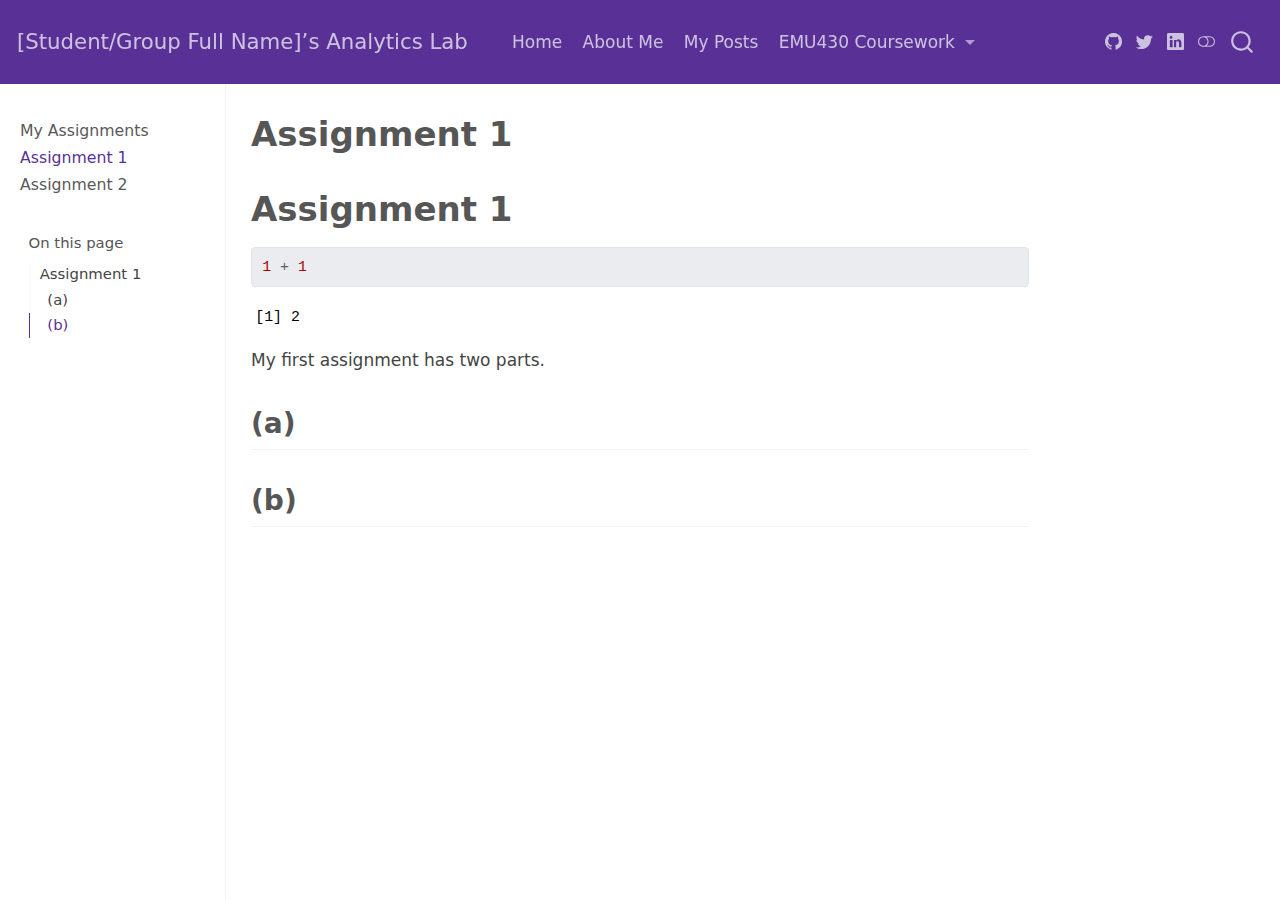
<file: _site/assignments/assignment-1.html>
<!DOCTYPE html>
<html xmlns="http://www.w3.org/1999/xhtml" lang="en" xml:lang="en"><head>

<meta charset="utf-8">
<meta name="generator" content="quarto-1.3.450">

<meta name="viewport" content="width=device-width, initial-scale=1.0, user-scalable=yes">


<title>[Student/Group Full Name]’s Analytics Lab - Assignment 1</title>
<style>
code{white-space: pre-wrap;}
span.smallcaps{font-variant: small-caps;}
div.columns{display: flex; gap: min(4vw, 1.5em);}
div.column{flex: auto; overflow-x: auto;}
div.hanging-indent{margin-left: 1.5em; text-indent: -1.5em;}
ul.task-list{list-style: none;}
ul.task-list li input[type="checkbox"] {
  width: 0.8em;
  margin: 0 0.8em 0.2em -1em; /* quarto-specific, see https://github.com/quarto-dev/quarto-cli/issues/4556 */ 
  vertical-align: middle;
}
/* CSS for syntax highlighting */
pre > code.sourceCode { white-space: pre; position: relative; }
pre > code.sourceCode > span { display: inline-block; line-height: 1.25; }
pre > code.sourceCode > span:empty { height: 1.2em; }
.sourceCode { overflow: visible; }
code.sourceCode > span { color: inherit; text-decoration: inherit; }
div.sourceCode { margin: 1em 0; }
pre.sourceCode { margin: 0; }
@media screen {
div.sourceCode { overflow: auto; }
}
@media print {
pre > code.sourceCode { white-space: pre-wrap; }
pre > code.sourceCode > span { text-indent: -5em; padding-left: 5em; }
}
pre.numberSource code
  { counter-reset: source-line 0; }
pre.numberSource code > span
  { position: relative; left: -4em; counter-increment: source-line; }
pre.numberSource code > span > a:first-child::before
  { content: counter(source-line);
    position: relative; left: -1em; text-align: right; vertical-align: baseline;
    border: none; display: inline-block;
    -webkit-touch-callout: none; -webkit-user-select: none;
    -khtml-user-select: none; -moz-user-select: none;
    -ms-user-select: none; user-select: none;
    padding: 0 4px; width: 4em;
  }
pre.numberSource { margin-left: 3em;  padding-left: 4px; }
div.sourceCode
  {   }
@media screen {
pre > code.sourceCode > span > a:first-child::before { text-decoration: underline; }
}
</style>


<script src="../site_libs/quarto-nav/quarto-nav.js"></script>
<script src="../site_libs/quarto-nav/headroom.min.js"></script>
<script src="../site_libs/clipboard/clipboard.min.js"></script>
<script src="../site_libs/quarto-search/autocomplete.umd.js"></script>
<script src="../site_libs/quarto-search/fuse.min.js"></script>
<script src="../site_libs/quarto-search/quarto-search.js"></script>
<meta name="quarto:offset" content="../">
<script src="../site_libs/quarto-html/quarto.js"></script>
<script src="../site_libs/quarto-html/popper.min.js"></script>
<script src="../site_libs/quarto-html/tippy.umd.min.js"></script>
<script src="../site_libs/quarto-html/anchor.min.js"></script>
<link href="../site_libs/quarto-html/tippy.css" rel="stylesheet">
<link href="../site_libs/quarto-html/quarto-syntax-highlighting.css" rel="stylesheet" class="quarto-color-scheme" id="quarto-text-highlighting-styles">
<link href="../site_libs/quarto-html/quarto-syntax-highlighting-dark.css" rel="prefetch" class="quarto-color-scheme quarto-color-alternate" id="quarto-text-highlighting-styles">
<script src="../site_libs/bootstrap/bootstrap.min.js"></script>
<link href="../site_libs/bootstrap/bootstrap-icons.css" rel="stylesheet">
<link href="../site_libs/bootstrap/bootstrap.min.css" rel="stylesheet" class="quarto-color-scheme" id="quarto-bootstrap" data-mode="light">
<link href="../site_libs/bootstrap/bootstrap-dark.min.css" rel="prefetch" class="quarto-color-scheme quarto-color-alternate" id="quarto-bootstrap" data-mode="dark">
<script id="quarto-search-options" type="application/json">{
  "location": "navbar",
  "copy-button": false,
  "collapse-after": 3,
  "panel-placement": "end",
  "type": "overlay",
  "limit": 20,
  "language": {
    "search-no-results-text": "No results",
    "search-matching-documents-text": "matching documents",
    "search-copy-link-title": "Copy link to search",
    "search-hide-matches-text": "Hide additional matches",
    "search-more-match-text": "more match in this document",
    "search-more-matches-text": "more matches in this document",
    "search-clear-button-title": "Clear",
    "search-detached-cancel-button-title": "Cancel",
    "search-submit-button-title": "Submit",
    "search-label": "Search"
  }
}</script>


<link rel="stylesheet" href="../styles.css">
</head>

<body class="nav-sidebar docked nav-fixed">

<div id="quarto-search-results"></div>
  <header id="quarto-header" class="headroom fixed-top">
    <nav class="navbar navbar-expand-lg navbar-dark ">
      <div class="navbar-container container-fluid">
      <div class="navbar-brand-container">
    <a class="navbar-brand" href="../index.html">
    <span class="navbar-title">[Student/Group Full Name]’s Analytics Lab</span>
    </a>
  </div>
            <div id="quarto-search" class="" title="Search"></div>
          <button class="navbar-toggler" type="button" data-bs-toggle="collapse" data-bs-target="#navbarCollapse" aria-controls="navbarCollapse" aria-expanded="false" aria-label="Toggle navigation" onclick="if (window.quartoToggleHeadroom) { window.quartoToggleHeadroom(); }">
  <span class="navbar-toggler-icon"></span>
</button>
          <div class="collapse navbar-collapse" id="navbarCollapse">
            <ul class="navbar-nav navbar-nav-scroll me-auto">
  <li class="nav-item">
    <a class="nav-link" href="../index.html" rel="" target="">
 <span class="menu-text">Home</span></a>
  </li>  
  <li class="nav-item">
    <a class="nav-link" href="../about.html" rel="" target="">
 <span class="menu-text">About Me</span></a>
  </li>  
  <li class="nav-item">
    <a class="nav-link" href="../posts.html" rel="" target="">
 <span class="menu-text">My Posts</span></a>
  </li>  
  <li class="nav-item dropdown ">
    <a class="nav-link dropdown-toggle" href="#" id="nav-menu-emu430-coursework" role="button" data-bs-toggle="dropdown" aria-expanded="false" rel="" target="">
 <span class="menu-text">EMU430 Coursework</span>
    </a>
    <ul class="dropdown-menu" aria-labelledby="nav-menu-emu430-coursework">    
        <li>
    <a class="dropdown-item" href="../assignments.html" rel="" target="">
 <span class="dropdown-text">Assignments</span></a>
  </li>  
        <li>
    <a class="dropdown-item" href="../project.html" rel="" target="">
 <span class="dropdown-text">Project</span></a>
  </li>  
    </ul>
  </li>
</ul>
            <div class="quarto-navbar-tools ms-auto tools-wide">
    <a href="https://twitter.com" rel="" title="" class="quarto-navigation-tool px-1" aria-label=""><i class="bi bi-github"></i></a>
    <a href="https://twitter.com" rel="" title="" class="quarto-navigation-tool px-1" aria-label=""><i class="bi bi-twitter"></i></a>
    <a href="https://linkedin.com" rel="" title="" class="quarto-navigation-tool px-1" aria-label=""><i class="bi bi-linkedin"></i></a>
  <a href="" class="quarto-color-scheme-toggle quarto-navigation-tool  px-1" onclick="window.quartoToggleColorScheme(); return false;" title="Toggle dark mode"><i class="bi"></i></a>
</div>
          </div> <!-- /navcollapse -->
      </div> <!-- /container-fluid -->
    </nav>
  <nav class="quarto-secondary-nav">
    <div class="container-fluid d-flex">
      <button type="button" class="quarto-btn-toggle btn" data-bs-toggle="collapse" data-bs-target="#quarto-sidebar,#quarto-sidebar-glass" aria-controls="quarto-sidebar" aria-expanded="false" aria-label="Toggle sidebar navigation" onclick="if (window.quartoToggleHeadroom) { window.quartoToggleHeadroom(); }">
        <i class="bi bi-layout-text-sidebar-reverse"></i>
      </button>
      <nav class="quarto-page-breadcrumbs" aria-label="breadcrumb"><ol class="breadcrumb"><li class="breadcrumb-item"><a href="../assignments/assignment-1.html">Assignment 1</a></li></ol></nav>
      <a class="flex-grow-1" role="button" data-bs-toggle="collapse" data-bs-target="#quarto-sidebar,#quarto-sidebar-glass" aria-controls="quarto-sidebar" aria-expanded="false" aria-label="Toggle sidebar navigation" onclick="if (window.quartoToggleHeadroom) { window.quartoToggleHeadroom(); }">      
      </a>
    </div>
  </nav>
</header>
<!-- content -->
<div id="quarto-content" class="quarto-container page-columns page-rows-contents page-layout-article page-navbar">
<!-- sidebar -->
  <nav id="quarto-sidebar" class="sidebar collapse collapse-horizontal sidebar-navigation docked overflow-auto">
    <div class="sidebar-menu-container"> 
    <ul class="list-unstyled mt-1">
        <li class="sidebar-item">
  <div class="sidebar-item-container"> 
  <a href="../assignments.html" class="sidebar-item-text sidebar-link">
 <span class="menu-text">My Assignments</span></a>
  </div>
</li>
        <li class="sidebar-item">
  <div class="sidebar-item-container"> 
  <a href="../assignments/assignment-1.html" class="sidebar-item-text sidebar-link active">
 <span class="menu-text">Assignment 1</span></a>
  </div>
</li>
        <li class="sidebar-item">
  <div class="sidebar-item-container"> 
  <a href="../assignments/assignment-2.html" class="sidebar-item-text sidebar-link">
 <span class="menu-text">Assignment 2</span></a>
  </div>
</li>
    </ul>
    </div>
    <nav id="TOC" role="doc-toc" class="toc-active">
    <h2 id="toc-title">On this page</h2>
   
  <ul>
  <li><a href="#assignment-1" id="toc-assignment-1" class="nav-link active" data-scroll-target="#assignment-1">Assignment 1</a>
  <ul class="collapse">
  <li><a href="#a" id="toc-a" class="nav-link" data-scroll-target="#a">(a)</a></li>
  <li><a href="#b" id="toc-b" class="nav-link" data-scroll-target="#b">(b)</a></li>
  </ul></li>
  </ul>
</nav>
</nav>
<div id="quarto-sidebar-glass" data-bs-toggle="collapse" data-bs-target="#quarto-sidebar,#quarto-sidebar-glass"></div>
<!-- margin-sidebar -->
    <div id="quarto-margin-sidebar" class="sidebar margin-sidebar">
    </div>
<!-- main -->
<main class="content" id="quarto-document-content">

<header id="title-block-header" class="quarto-title-block default">
<div class="quarto-title">
<h1 class="title">Assignment 1</h1>
</div>



<div class="quarto-title-meta">

    
  
    
  </div>
  

</header>

<section id="assignment-1" class="level1">
<h1>Assignment 1</h1>
<div class="cell">
<div class="sourceCode cell-code" id="cb1"><pre class="sourceCode r code-with-copy"><code class="sourceCode r"><span id="cb1-1"><a href="#cb1-1" aria-hidden="true" tabindex="-1"></a><span class="dv">1</span> <span class="sc">+</span> <span class="dv">1</span></span></code><button title="Copy to Clipboard" class="code-copy-button"><i class="bi"></i></button></pre></div>
<div class="cell-output cell-output-stdout">
<pre><code>[1] 2</code></pre>
</div>
</div>
<p>My first assignment has two parts.</p>
<section id="a" class="level2">
<h2 class="anchored" data-anchor-id="a">(a)</h2>
</section>
<section id="b" class="level2">
<h2 class="anchored" data-anchor-id="b">(b)</h2>


</section>
</section>

</main> <!-- /main -->
<script id="quarto-html-after-body" type="application/javascript">
window.document.addEventListener("DOMContentLoaded", function (event) {
  const toggleBodyColorMode = (bsSheetEl) => {
    const mode = bsSheetEl.getAttribute("data-mode");
    const bodyEl = window.document.querySelector("body");
    if (mode === "dark") {
      bodyEl.classList.add("quarto-dark");
      bodyEl.classList.remove("quarto-light");
    } else {
      bodyEl.classList.add("quarto-light");
      bodyEl.classList.remove("quarto-dark");
    }
  }
  const toggleBodyColorPrimary = () => {
    const bsSheetEl = window.document.querySelector("link#quarto-bootstrap");
    if (bsSheetEl) {
      toggleBodyColorMode(bsSheetEl);
    }
  }
  toggleBodyColorPrimary();  
  const disableStylesheet = (stylesheets) => {
    for (let i=0; i < stylesheets.length; i++) {
      const stylesheet = stylesheets[i];
      stylesheet.rel = 'prefetch';
    }
  }
  const enableStylesheet = (stylesheets) => {
    for (let i=0; i < stylesheets.length; i++) {
      const stylesheet = stylesheets[i];
      stylesheet.rel = 'stylesheet';
    }
  }
  const manageTransitions = (selector, allowTransitions) => {
    const els = window.document.querySelectorAll(selector);
    for (let i=0; i < els.length; i++) {
      const el = els[i];
      if (allowTransitions) {
        el.classList.remove('notransition');
      } else {
        el.classList.add('notransition');
      }
    }
  }
  const toggleColorMode = (alternate) => {
    // Switch the stylesheets
    const alternateStylesheets = window.document.querySelectorAll('link.quarto-color-scheme.quarto-color-alternate');
    manageTransitions('#quarto-margin-sidebar .nav-link', false);
    if (alternate) {
      enableStylesheet(alternateStylesheets);
      for (const sheetNode of alternateStylesheets) {
        if (sheetNode.id === "quarto-bootstrap") {
          toggleBodyColorMode(sheetNode);
        }
      }
    } else {
      disableStylesheet(alternateStylesheets);
      toggleBodyColorPrimary();
    }
    manageTransitions('#quarto-margin-sidebar .nav-link', true);
    // Switch the toggles
    const toggles = window.document.querySelectorAll('.quarto-color-scheme-toggle');
    for (let i=0; i < toggles.length; i++) {
      const toggle = toggles[i];
      if (toggle) {
        if (alternate) {
          toggle.classList.add("alternate");     
        } else {
          toggle.classList.remove("alternate");
        }
      }
    }
    // Hack to workaround the fact that safari doesn't
    // properly recolor the scrollbar when toggling (#1455)
    if (navigator.userAgent.indexOf('Safari') > 0 && navigator.userAgent.indexOf('Chrome') == -1) {
      manageTransitions("body", false);
      window.scrollTo(0, 1);
      setTimeout(() => {
        window.scrollTo(0, 0);
        manageTransitions("body", true);
      }, 40);  
    }
  }
  const isFileUrl = () => { 
    return window.location.protocol === 'file:';
  }
  const hasAlternateSentinel = () => {  
    let styleSentinel = getColorSchemeSentinel();
    if (styleSentinel !== null) {
      return styleSentinel === "alternate";
    } else {
      return false;
    }
  }
  const setStyleSentinel = (alternate) => {
    const value = alternate ? "alternate" : "default";
    if (!isFileUrl()) {
      window.localStorage.setItem("quarto-color-scheme", value);
    } else {
      localAlternateSentinel = value;
    }
  }
  const getColorSchemeSentinel = () => {
    if (!isFileUrl()) {
      const storageValue = window.localStorage.getItem("quarto-color-scheme");
      return storageValue != null ? storageValue : localAlternateSentinel;
    } else {
      return localAlternateSentinel;
    }
  }
  let localAlternateSentinel = 'default';
  // Dark / light mode switch
  window.quartoToggleColorScheme = () => {
    // Read the current dark / light value 
    let toAlternate = !hasAlternateSentinel();
    toggleColorMode(toAlternate);
    setStyleSentinel(toAlternate);
  };
  // Ensure there is a toggle, if there isn't float one in the top right
  if (window.document.querySelector('.quarto-color-scheme-toggle') === null) {
    const a = window.document.createElement('a');
    a.classList.add('top-right');
    a.classList.add('quarto-color-scheme-toggle');
    a.href = "";
    a.onclick = function() { try { window.quartoToggleColorScheme(); } catch {} return false; };
    const i = window.document.createElement("i");
    i.classList.add('bi');
    a.appendChild(i);
    window.document.body.appendChild(a);
  }
  // Switch to dark mode if need be
  if (hasAlternateSentinel()) {
    toggleColorMode(true);
  } else {
    toggleColorMode(false);
  }
  const icon = "";
  const anchorJS = new window.AnchorJS();
  anchorJS.options = {
    placement: 'right',
    icon: icon
  };
  anchorJS.add('.anchored');
  const isCodeAnnotation = (el) => {
    for (const clz of el.classList) {
      if (clz.startsWith('code-annotation-')) {                     
        return true;
      }
    }
    return false;
  }
  const clipboard = new window.ClipboardJS('.code-copy-button', {
    text: function(trigger) {
      const codeEl = trigger.previousElementSibling.cloneNode(true);
      for (const childEl of codeEl.children) {
        if (isCodeAnnotation(childEl)) {
          childEl.remove();
        }
      }
      return codeEl.innerText;
    }
  });
  clipboard.on('success', function(e) {
    // button target
    const button = e.trigger;
    // don't keep focus
    button.blur();
    // flash "checked"
    button.classList.add('code-copy-button-checked');
    var currentTitle = button.getAttribute("title");
    button.setAttribute("title", "Copied!");
    let tooltip;
    if (window.bootstrap) {
      button.setAttribute("data-bs-toggle", "tooltip");
      button.setAttribute("data-bs-placement", "left");
      button.setAttribute("data-bs-title", "Copied!");
      tooltip = new bootstrap.Tooltip(button, 
        { trigger: "manual", 
          customClass: "code-copy-button-tooltip",
          offset: [0, -8]});
      tooltip.show();    
    }
    setTimeout(function() {
      if (tooltip) {
        tooltip.hide();
        button.removeAttribute("data-bs-title");
        button.removeAttribute("data-bs-toggle");
        button.removeAttribute("data-bs-placement");
      }
      button.setAttribute("title", currentTitle);
      button.classList.remove('code-copy-button-checked');
    }, 1000);
    // clear code selection
    e.clearSelection();
  });
  function tippyHover(el, contentFn) {
    const config = {
      allowHTML: true,
      content: contentFn,
      maxWidth: 500,
      delay: 100,
      arrow: false,
      appendTo: function(el) {
          return el.parentElement;
      },
      interactive: true,
      interactiveBorder: 10,
      theme: 'quarto',
      placement: 'bottom-start'
    };
    window.tippy(el, config); 
  }
  const noterefs = window.document.querySelectorAll('a[role="doc-noteref"]');
  for (var i=0; i<noterefs.length; i++) {
    const ref = noterefs[i];
    tippyHover(ref, function() {
      // use id or data attribute instead here
      let href = ref.getAttribute('data-footnote-href') || ref.getAttribute('href');
      try { href = new URL(href).hash; } catch {}
      const id = href.replace(/^#\/?/, "");
      const note = window.document.getElementById(id);
      return note.innerHTML;
    });
  }
      let selectedAnnoteEl;
      const selectorForAnnotation = ( cell, annotation) => {
        let cellAttr = 'data-code-cell="' + cell + '"';
        let lineAttr = 'data-code-annotation="' +  annotation + '"';
        const selector = 'span[' + cellAttr + '][' + lineAttr + ']';
        return selector;
      }
      const selectCodeLines = (annoteEl) => {
        const doc = window.document;
        const targetCell = annoteEl.getAttribute("data-target-cell");
        const targetAnnotation = annoteEl.getAttribute("data-target-annotation");
        const annoteSpan = window.document.querySelector(selectorForAnnotation(targetCell, targetAnnotation));
        const lines = annoteSpan.getAttribute("data-code-lines").split(",");
        const lineIds = lines.map((line) => {
          return targetCell + "-" + line;
        })
        let top = null;
        let height = null;
        let parent = null;
        if (lineIds.length > 0) {
            //compute the position of the single el (top and bottom and make a div)
            const el = window.document.getElementById(lineIds[0]);
            top = el.offsetTop;
            height = el.offsetHeight;
            parent = el.parentElement.parentElement;
          if (lineIds.length > 1) {
            const lastEl = window.document.getElementById(lineIds[lineIds.length - 1]);
            const bottom = lastEl.offsetTop + lastEl.offsetHeight;
            height = bottom - top;
          }
          if (top !== null && height !== null && parent !== null) {
            // cook up a div (if necessary) and position it 
            let div = window.document.getElementById("code-annotation-line-highlight");
            if (div === null) {
              div = window.document.createElement("div");
              div.setAttribute("id", "code-annotation-line-highlight");
              div.style.position = 'absolute';
              parent.appendChild(div);
            }
            div.style.top = top - 2 + "px";
            div.style.height = height + 4 + "px";
            let gutterDiv = window.document.getElementById("code-annotation-line-highlight-gutter");
            if (gutterDiv === null) {
              gutterDiv = window.document.createElement("div");
              gutterDiv.setAttribute("id", "code-annotation-line-highlight-gutter");
              gutterDiv.style.position = 'absolute';
              const codeCell = window.document.getElementById(targetCell);
              const gutter = codeCell.querySelector('.code-annotation-gutter');
              gutter.appendChild(gutterDiv);
            }
            gutterDiv.style.top = top - 2 + "px";
            gutterDiv.style.height = height + 4 + "px";
          }
          selectedAnnoteEl = annoteEl;
        }
      };
      const unselectCodeLines = () => {
        const elementsIds = ["code-annotation-line-highlight", "code-annotation-line-highlight-gutter"];
        elementsIds.forEach((elId) => {
          const div = window.document.getElementById(elId);
          if (div) {
            div.remove();
          }
        });
        selectedAnnoteEl = undefined;
      };
      // Attach click handler to the DT
      const annoteDls = window.document.querySelectorAll('dt[data-target-cell]');
      for (const annoteDlNode of annoteDls) {
        annoteDlNode.addEventListener('click', (event) => {
          const clickedEl = event.target;
          if (clickedEl !== selectedAnnoteEl) {
            unselectCodeLines();
            const activeEl = window.document.querySelector('dt[data-target-cell].code-annotation-active');
            if (activeEl) {
              activeEl.classList.remove('code-annotation-active');
            }
            selectCodeLines(clickedEl);
            clickedEl.classList.add('code-annotation-active');
          } else {
            // Unselect the line
            unselectCodeLines();
            clickedEl.classList.remove('code-annotation-active');
          }
        });
      }
  const findCites = (el) => {
    const parentEl = el.parentElement;
    if (parentEl) {
      const cites = parentEl.dataset.cites;
      if (cites) {
        return {
          el,
          cites: cites.split(' ')
        };
      } else {
        return findCites(el.parentElement)
      }
    } else {
      return undefined;
    }
  };
  var bibliorefs = window.document.querySelectorAll('a[role="doc-biblioref"]');
  for (var i=0; i<bibliorefs.length; i++) {
    const ref = bibliorefs[i];
    const citeInfo = findCites(ref);
    if (citeInfo) {
      tippyHover(citeInfo.el, function() {
        var popup = window.document.createElement('div');
        citeInfo.cites.forEach(function(cite) {
          var citeDiv = window.document.createElement('div');
          citeDiv.classList.add('hanging-indent');
          citeDiv.classList.add('csl-entry');
          var biblioDiv = window.document.getElementById('ref-' + cite);
          if (biblioDiv) {
            citeDiv.innerHTML = biblioDiv.innerHTML;
          }
          popup.appendChild(citeDiv);
        });
        return popup.innerHTML;
      });
    }
  }
});
</script>
</div> <!-- /content -->



</body></html>
</file>
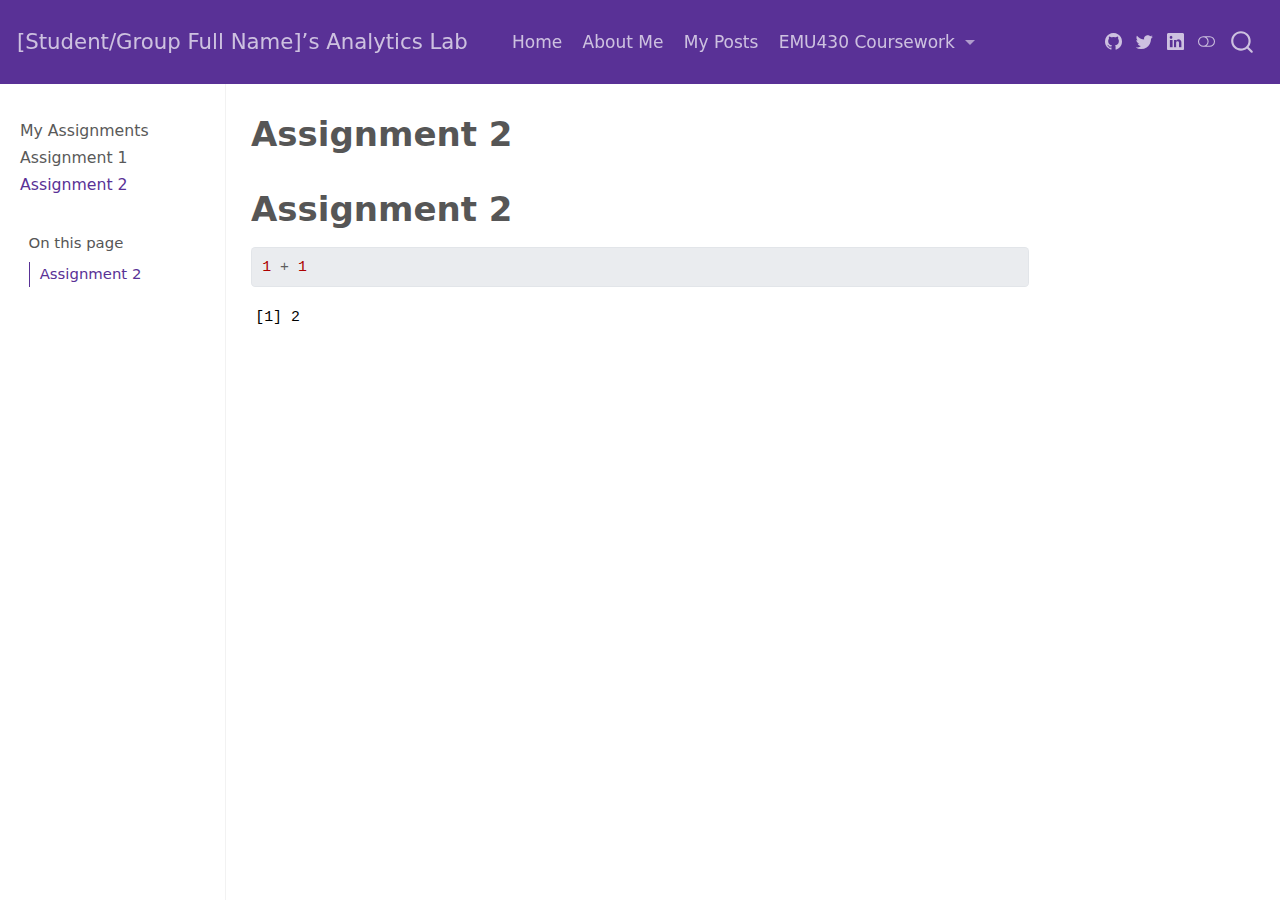
<file: _site/assignments/assignment-2.html>
<!DOCTYPE html>
<html xmlns="http://www.w3.org/1999/xhtml" lang="en" xml:lang="en"><head>

<meta charset="utf-8">
<meta name="generator" content="quarto-1.3.450">

<meta name="viewport" content="width=device-width, initial-scale=1.0, user-scalable=yes">


<title>[Student/Group Full Name]’s Analytics Lab - Assignment 2</title>
<style>
code{white-space: pre-wrap;}
span.smallcaps{font-variant: small-caps;}
div.columns{display: flex; gap: min(4vw, 1.5em);}
div.column{flex: auto; overflow-x: auto;}
div.hanging-indent{margin-left: 1.5em; text-indent: -1.5em;}
ul.task-list{list-style: none;}
ul.task-list li input[type="checkbox"] {
  width: 0.8em;
  margin: 0 0.8em 0.2em -1em; /* quarto-specific, see https://github.com/quarto-dev/quarto-cli/issues/4556 */ 
  vertical-align: middle;
}
/* CSS for syntax highlighting */
pre > code.sourceCode { white-space: pre; position: relative; }
pre > code.sourceCode > span { display: inline-block; line-height: 1.25; }
pre > code.sourceCode > span:empty { height: 1.2em; }
.sourceCode { overflow: visible; }
code.sourceCode > span { color: inherit; text-decoration: inherit; }
div.sourceCode { margin: 1em 0; }
pre.sourceCode { margin: 0; }
@media screen {
div.sourceCode { overflow: auto; }
}
@media print {
pre > code.sourceCode { white-space: pre-wrap; }
pre > code.sourceCode > span { text-indent: -5em; padding-left: 5em; }
}
pre.numberSource code
  { counter-reset: source-line 0; }
pre.numberSource code > span
  { position: relative; left: -4em; counter-increment: source-line; }
pre.numberSource code > span > a:first-child::before
  { content: counter(source-line);
    position: relative; left: -1em; text-align: right; vertical-align: baseline;
    border: none; display: inline-block;
    -webkit-touch-callout: none; -webkit-user-select: none;
    -khtml-user-select: none; -moz-user-select: none;
    -ms-user-select: none; user-select: none;
    padding: 0 4px; width: 4em;
  }
pre.numberSource { margin-left: 3em;  padding-left: 4px; }
div.sourceCode
  {   }
@media screen {
pre > code.sourceCode > span > a:first-child::before { text-decoration: underline; }
}
</style>


<script src="../site_libs/quarto-nav/quarto-nav.js"></script>
<script src="../site_libs/quarto-nav/headroom.min.js"></script>
<script src="../site_libs/clipboard/clipboard.min.js"></script>
<script src="../site_libs/quarto-search/autocomplete.umd.js"></script>
<script src="../site_libs/quarto-search/fuse.min.js"></script>
<script src="../site_libs/quarto-search/quarto-search.js"></script>
<meta name="quarto:offset" content="../">
<script src="../site_libs/quarto-html/quarto.js"></script>
<script src="../site_libs/quarto-html/popper.min.js"></script>
<script src="../site_libs/quarto-html/tippy.umd.min.js"></script>
<script src="../site_libs/quarto-html/anchor.min.js"></script>
<link href="../site_libs/quarto-html/tippy.css" rel="stylesheet">
<link href="../site_libs/quarto-html/quarto-syntax-highlighting.css" rel="stylesheet" class="quarto-color-scheme" id="quarto-text-highlighting-styles">
<link href="../site_libs/quarto-html/quarto-syntax-highlighting-dark.css" rel="prefetch" class="quarto-color-scheme quarto-color-alternate" id="quarto-text-highlighting-styles">
<script src="../site_libs/bootstrap/bootstrap.min.js"></script>
<link href="../site_libs/bootstrap/bootstrap-icons.css" rel="stylesheet">
<link href="../site_libs/bootstrap/bootstrap.min.css" rel="stylesheet" class="quarto-color-scheme" id="quarto-bootstrap" data-mode="light">
<link href="../site_libs/bootstrap/bootstrap-dark.min.css" rel="prefetch" class="quarto-color-scheme quarto-color-alternate" id="quarto-bootstrap" data-mode="dark">
<script id="quarto-search-options" type="application/json">{
  "location": "navbar",
  "copy-button": false,
  "collapse-after": 3,
  "panel-placement": "end",
  "type": "overlay",
  "limit": 20,
  "language": {
    "search-no-results-text": "No results",
    "search-matching-documents-text": "matching documents",
    "search-copy-link-title": "Copy link to search",
    "search-hide-matches-text": "Hide additional matches",
    "search-more-match-text": "more match in this document",
    "search-more-matches-text": "more matches in this document",
    "search-clear-button-title": "Clear",
    "search-detached-cancel-button-title": "Cancel",
    "search-submit-button-title": "Submit",
    "search-label": "Search"
  }
}</script>


<link rel="stylesheet" href="../styles.css">
</head>

<body class="nav-sidebar docked nav-fixed">

<div id="quarto-search-results"></div>
  <header id="quarto-header" class="headroom fixed-top">
    <nav class="navbar navbar-expand-lg navbar-dark ">
      <div class="navbar-container container-fluid">
      <div class="navbar-brand-container">
    <a class="navbar-brand" href="../index.html">
    <span class="navbar-title">[Student/Group Full Name]’s Analytics Lab</span>
    </a>
  </div>
            <div id="quarto-search" class="" title="Search"></div>
          <button class="navbar-toggler" type="button" data-bs-toggle="collapse" data-bs-target="#navbarCollapse" aria-controls="navbarCollapse" aria-expanded="false" aria-label="Toggle navigation" onclick="if (window.quartoToggleHeadroom) { window.quartoToggleHeadroom(); }">
  <span class="navbar-toggler-icon"></span>
</button>
          <div class="collapse navbar-collapse" id="navbarCollapse">
            <ul class="navbar-nav navbar-nav-scroll me-auto">
  <li class="nav-item">
    <a class="nav-link" href="../index.html" rel="" target="">
 <span class="menu-text">Home</span></a>
  </li>  
  <li class="nav-item">
    <a class="nav-link" href="../about.html" rel="" target="">
 <span class="menu-text">About Me</span></a>
  </li>  
  <li class="nav-item">
    <a class="nav-link" href="../posts.html" rel="" target="">
 <span class="menu-text">My Posts</span></a>
  </li>  
  <li class="nav-item dropdown ">
    <a class="nav-link dropdown-toggle" href="#" id="nav-menu-emu430-coursework" role="button" data-bs-toggle="dropdown" aria-expanded="false" rel="" target="">
 <span class="menu-text">EMU430 Coursework</span>
    </a>
    <ul class="dropdown-menu" aria-labelledby="nav-menu-emu430-coursework">    
        <li>
    <a class="dropdown-item" href="../assignments.html" rel="" target="">
 <span class="dropdown-text">Assignments</span></a>
  </li>  
        <li>
    <a class="dropdown-item" href="../project.html" rel="" target="">
 <span class="dropdown-text">Project</span></a>
  </li>  
    </ul>
  </li>
</ul>
            <div class="quarto-navbar-tools ms-auto tools-wide">
    <a href="https://twitter.com" rel="" title="" class="quarto-navigation-tool px-1" aria-label=""><i class="bi bi-github"></i></a>
    <a href="https://twitter.com" rel="" title="" class="quarto-navigation-tool px-1" aria-label=""><i class="bi bi-twitter"></i></a>
    <a href="https://linkedin.com" rel="" title="" class="quarto-navigation-tool px-1" aria-label=""><i class="bi bi-linkedin"></i></a>
  <a href="" class="quarto-color-scheme-toggle quarto-navigation-tool  px-1" onclick="window.quartoToggleColorScheme(); return false;" title="Toggle dark mode"><i class="bi"></i></a>
</div>
          </div> <!-- /navcollapse -->
      </div> <!-- /container-fluid -->
    </nav>
  <nav class="quarto-secondary-nav">
    <div class="container-fluid d-flex">
      <button type="button" class="quarto-btn-toggle btn" data-bs-toggle="collapse" data-bs-target="#quarto-sidebar,#quarto-sidebar-glass" aria-controls="quarto-sidebar" aria-expanded="false" aria-label="Toggle sidebar navigation" onclick="if (window.quartoToggleHeadroom) { window.quartoToggleHeadroom(); }">
        <i class="bi bi-layout-text-sidebar-reverse"></i>
      </button>
      <nav class="quarto-page-breadcrumbs" aria-label="breadcrumb"><ol class="breadcrumb"><li class="breadcrumb-item"><a href="../assignments/assignment-2.html">Assignment 2</a></li></ol></nav>
      <a class="flex-grow-1" role="button" data-bs-toggle="collapse" data-bs-target="#quarto-sidebar,#quarto-sidebar-glass" aria-controls="quarto-sidebar" aria-expanded="false" aria-label="Toggle sidebar navigation" onclick="if (window.quartoToggleHeadroom) { window.quartoToggleHeadroom(); }">      
      </a>
    </div>
  </nav>
</header>
<!-- content -->
<div id="quarto-content" class="quarto-container page-columns page-rows-contents page-layout-article page-navbar">
<!-- sidebar -->
  <nav id="quarto-sidebar" class="sidebar collapse collapse-horizontal sidebar-navigation docked overflow-auto">
    <div class="sidebar-menu-container"> 
    <ul class="list-unstyled mt-1">
        <li class="sidebar-item">
  <div class="sidebar-item-container"> 
  <a href="../assignments.html" class="sidebar-item-text sidebar-link">
 <span class="menu-text">My Assignments</span></a>
  </div>
</li>
        <li class="sidebar-item">
  <div class="sidebar-item-container"> 
  <a href="../assignments/assignment-1.html" class="sidebar-item-text sidebar-link">
 <span class="menu-text">Assignment 1</span></a>
  </div>
</li>
        <li class="sidebar-item">
  <div class="sidebar-item-container"> 
  <a href="../assignments/assignment-2.html" class="sidebar-item-text sidebar-link active">
 <span class="menu-text">Assignment 2</span></a>
  </div>
</li>
    </ul>
    </div>
    <nav id="TOC" role="doc-toc" class="toc-active">
    <h2 id="toc-title">On this page</h2>
   
  <ul>
  <li><a href="#assignment-2" id="toc-assignment-2" class="nav-link active" data-scroll-target="#assignment-2">Assignment 2</a></li>
  </ul>
</nav>
</nav>
<div id="quarto-sidebar-glass" data-bs-toggle="collapse" data-bs-target="#quarto-sidebar,#quarto-sidebar-glass"></div>
<!-- margin-sidebar -->
    <div id="quarto-margin-sidebar" class="sidebar margin-sidebar">
    </div>
<!-- main -->
<main class="content" id="quarto-document-content">

<header id="title-block-header" class="quarto-title-block default">
<div class="quarto-title">
<h1 class="title">Assignment 2</h1>
</div>



<div class="quarto-title-meta">

    
  
    
  </div>
  

</header>

<section id="assignment-2" class="level1">
<h1>Assignment 2</h1>
<div class="cell">
<div class="sourceCode cell-code" id="cb1"><pre class="sourceCode r code-with-copy"><code class="sourceCode r"><span id="cb1-1"><a href="#cb1-1" aria-hidden="true" tabindex="-1"></a><span class="dv">1</span> <span class="sc">+</span> <span class="dv">1</span></span></code><button title="Copy to Clipboard" class="code-copy-button"><i class="bi"></i></button></pre></div>
<div class="cell-output cell-output-stdout">
<pre><code>[1] 2</code></pre>
</div>
</div>


</section>

</main> <!-- /main -->
<script id="quarto-html-after-body" type="application/javascript">
window.document.addEventListener("DOMContentLoaded", function (event) {
  const toggleBodyColorMode = (bsSheetEl) => {
    const mode = bsSheetEl.getAttribute("data-mode");
    const bodyEl = window.document.querySelector("body");
    if (mode === "dark") {
      bodyEl.classList.add("quarto-dark");
      bodyEl.classList.remove("quarto-light");
    } else {
      bodyEl.classList.add("quarto-light");
      bodyEl.classList.remove("quarto-dark");
    }
  }
  const toggleBodyColorPrimary = () => {
    const bsSheetEl = window.document.querySelector("link#quarto-bootstrap");
    if (bsSheetEl) {
      toggleBodyColorMode(bsSheetEl);
    }
  }
  toggleBodyColorPrimary();  
  const disableStylesheet = (stylesheets) => {
    for (let i=0; i < stylesheets.length; i++) {
      const stylesheet = stylesheets[i];
      stylesheet.rel = 'prefetch';
    }
  }
  const enableStylesheet = (stylesheets) => {
    for (let i=0; i < stylesheets.length; i++) {
      const stylesheet = stylesheets[i];
      stylesheet.rel = 'stylesheet';
    }
  }
  const manageTransitions = (selector, allowTransitions) => {
    const els = window.document.querySelectorAll(selector);
    for (let i=0; i < els.length; i++) {
      const el = els[i];
      if (allowTransitions) {
        el.classList.remove('notransition');
      } else {
        el.classList.add('notransition');
      }
    }
  }
  const toggleColorMode = (alternate) => {
    // Switch the stylesheets
    const alternateStylesheets = window.document.querySelectorAll('link.quarto-color-scheme.quarto-color-alternate');
    manageTransitions('#quarto-margin-sidebar .nav-link', false);
    if (alternate) {
      enableStylesheet(alternateStylesheets);
      for (const sheetNode of alternateStylesheets) {
        if (sheetNode.id === "quarto-bootstrap") {
          toggleBodyColorMode(sheetNode);
        }
      }
    } else {
      disableStylesheet(alternateStylesheets);
      toggleBodyColorPrimary();
    }
    manageTransitions('#quarto-margin-sidebar .nav-link', true);
    // Switch the toggles
    const toggles = window.document.querySelectorAll('.quarto-color-scheme-toggle');
    for (let i=0; i < toggles.length; i++) {
      const toggle = toggles[i];
      if (toggle) {
        if (alternate) {
          toggle.classList.add("alternate");     
        } else {
          toggle.classList.remove("alternate");
        }
      }
    }
    // Hack to workaround the fact that safari doesn't
    // properly recolor the scrollbar when toggling (#1455)
    if (navigator.userAgent.indexOf('Safari') > 0 && navigator.userAgent.indexOf('Chrome') == -1) {
      manageTransitions("body", false);
      window.scrollTo(0, 1);
      setTimeout(() => {
        window.scrollTo(0, 0);
        manageTransitions("body", true);
      }, 40);  
    }
  }
  const isFileUrl = () => { 
    return window.location.protocol === 'file:';
  }
  const hasAlternateSentinel = () => {  
    let styleSentinel = getColorSchemeSentinel();
    if (styleSentinel !== null) {
      return styleSentinel === "alternate";
    } else {
      return false;
    }
  }
  const setStyleSentinel = (alternate) => {
    const value = alternate ? "alternate" : "default";
    if (!isFileUrl()) {
      window.localStorage.setItem("quarto-color-scheme", value);
    } else {
      localAlternateSentinel = value;
    }
  }
  const getColorSchemeSentinel = () => {
    if (!isFileUrl()) {
      const storageValue = window.localStorage.getItem("quarto-color-scheme");
      return storageValue != null ? storageValue : localAlternateSentinel;
    } else {
      return localAlternateSentinel;
    }
  }
  let localAlternateSentinel = 'default';
  // Dark / light mode switch
  window.quartoToggleColorScheme = () => {
    // Read the current dark / light value 
    let toAlternate = !hasAlternateSentinel();
    toggleColorMode(toAlternate);
    setStyleSentinel(toAlternate);
  };
  // Ensure there is a toggle, if there isn't float one in the top right
  if (window.document.querySelector('.quarto-color-scheme-toggle') === null) {
    const a = window.document.createElement('a');
    a.classList.add('top-right');
    a.classList.add('quarto-color-scheme-toggle');
    a.href = "";
    a.onclick = function() { try { window.quartoToggleColorScheme(); } catch {} return false; };
    const i = window.document.createElement("i");
    i.classList.add('bi');
    a.appendChild(i);
    window.document.body.appendChild(a);
  }
  // Switch to dark mode if need be
  if (hasAlternateSentinel()) {
    toggleColorMode(true);
  } else {
    toggleColorMode(false);
  }
  const icon = "";
  const anchorJS = new window.AnchorJS();
  anchorJS.options = {
    placement: 'right',
    icon: icon
  };
  anchorJS.add('.anchored');
  const isCodeAnnotation = (el) => {
    for (const clz of el.classList) {
      if (clz.startsWith('code-annotation-')) {                     
        return true;
      }
    }
    return false;
  }
  const clipboard = new window.ClipboardJS('.code-copy-button', {
    text: function(trigger) {
      const codeEl = trigger.previousElementSibling.cloneNode(true);
      for (const childEl of codeEl.children) {
        if (isCodeAnnotation(childEl)) {
          childEl.remove();
        }
      }
      return codeEl.innerText;
    }
  });
  clipboard.on('success', function(e) {
    // button target
    const button = e.trigger;
    // don't keep focus
    button.blur();
    // flash "checked"
    button.classList.add('code-copy-button-checked');
    var currentTitle = button.getAttribute("title");
    button.setAttribute("title", "Copied!");
    let tooltip;
    if (window.bootstrap) {
      button.setAttribute("data-bs-toggle", "tooltip");
      button.setAttribute("data-bs-placement", "left");
      button.setAttribute("data-bs-title", "Copied!");
      tooltip = new bootstrap.Tooltip(button, 
        { trigger: "manual", 
          customClass: "code-copy-button-tooltip",
          offset: [0, -8]});
      tooltip.show();    
    }
    setTimeout(function() {
      if (tooltip) {
        tooltip.hide();
        button.removeAttribute("data-bs-title");
        button.removeAttribute("data-bs-toggle");
        button.removeAttribute("data-bs-placement");
      }
      button.setAttribute("title", currentTitle);
      button.classList.remove('code-copy-button-checked');
    }, 1000);
    // clear code selection
    e.clearSelection();
  });
  function tippyHover(el, contentFn) {
    const config = {
      allowHTML: true,
      content: contentFn,
      maxWidth: 500,
      delay: 100,
      arrow: false,
      appendTo: function(el) {
          return el.parentElement;
      },
      interactive: true,
      interactiveBorder: 10,
      theme: 'quarto',
      placement: 'bottom-start'
    };
    window.tippy(el, config); 
  }
  const noterefs = window.document.querySelectorAll('a[role="doc-noteref"]');
  for (var i=0; i<noterefs.length; i++) {
    const ref = noterefs[i];
    tippyHover(ref, function() {
      // use id or data attribute instead here
      let href = ref.getAttribute('data-footnote-href') || ref.getAttribute('href');
      try { href = new URL(href).hash; } catch {}
      const id = href.replace(/^#\/?/, "");
      const note = window.document.getElementById(id);
      return note.innerHTML;
    });
  }
      let selectedAnnoteEl;
      const selectorForAnnotation = ( cell, annotation) => {
        let cellAttr = 'data-code-cell="' + cell + '"';
        let lineAttr = 'data-code-annotation="' +  annotation + '"';
        const selector = 'span[' + cellAttr + '][' + lineAttr + ']';
        return selector;
      }
      const selectCodeLines = (annoteEl) => {
        const doc = window.document;
        const targetCell = annoteEl.getAttribute("data-target-cell");
        const targetAnnotation = annoteEl.getAttribute("data-target-annotation");
        const annoteSpan = window.document.querySelector(selectorForAnnotation(targetCell, targetAnnotation));
        const lines = annoteSpan.getAttribute("data-code-lines").split(",");
        const lineIds = lines.map((line) => {
          return targetCell + "-" + line;
        })
        let top = null;
        let height = null;
        let parent = null;
        if (lineIds.length > 0) {
            //compute the position of the single el (top and bottom and make a div)
            const el = window.document.getElementById(lineIds[0]);
            top = el.offsetTop;
            height = el.offsetHeight;
            parent = el.parentElement.parentElement;
          if (lineIds.length > 1) {
            const lastEl = window.document.getElementById(lineIds[lineIds.length - 1]);
            const bottom = lastEl.offsetTop + lastEl.offsetHeight;
            height = bottom - top;
          }
          if (top !== null && height !== null && parent !== null) {
            // cook up a div (if necessary) and position it 
            let div = window.document.getElementById("code-annotation-line-highlight");
            if (div === null) {
              div = window.document.createElement("div");
              div.setAttribute("id", "code-annotation-line-highlight");
              div.style.position = 'absolute';
              parent.appendChild(div);
            }
            div.style.top = top - 2 + "px";
            div.style.height = height + 4 + "px";
            let gutterDiv = window.document.getElementById("code-annotation-line-highlight-gutter");
            if (gutterDiv === null) {
              gutterDiv = window.document.createElement("div");
              gutterDiv.setAttribute("id", "code-annotation-line-highlight-gutter");
              gutterDiv.style.position = 'absolute';
              const codeCell = window.document.getElementById(targetCell);
              const gutter = codeCell.querySelector('.code-annotation-gutter');
              gutter.appendChild(gutterDiv);
            }
            gutterDiv.style.top = top - 2 + "px";
            gutterDiv.style.height = height + 4 + "px";
          }
          selectedAnnoteEl = annoteEl;
        }
      };
      const unselectCodeLines = () => {
        const elementsIds = ["code-annotation-line-highlight", "code-annotation-line-highlight-gutter"];
        elementsIds.forEach((elId) => {
          const div = window.document.getElementById(elId);
          if (div) {
            div.remove();
          }
        });
        selectedAnnoteEl = undefined;
      };
      // Attach click handler to the DT
      const annoteDls = window.document.querySelectorAll('dt[data-target-cell]');
      for (const annoteDlNode of annoteDls) {
        annoteDlNode.addEventListener('click', (event) => {
          const clickedEl = event.target;
          if (clickedEl !== selectedAnnoteEl) {
            unselectCodeLines();
            const activeEl = window.document.querySelector('dt[data-target-cell].code-annotation-active');
            if (activeEl) {
              activeEl.classList.remove('code-annotation-active');
            }
            selectCodeLines(clickedEl);
            clickedEl.classList.add('code-annotation-active');
          } else {
            // Unselect the line
            unselectCodeLines();
            clickedEl.classList.remove('code-annotation-active');
          }
        });
      }
  const findCites = (el) => {
    const parentEl = el.parentElement;
    if (parentEl) {
      const cites = parentEl.dataset.cites;
      if (cites) {
        return {
          el,
          cites: cites.split(' ')
        };
      } else {
        return findCites(el.parentElement)
      }
    } else {
      return undefined;
    }
  };
  var bibliorefs = window.document.querySelectorAll('a[role="doc-biblioref"]');
  for (var i=0; i<bibliorefs.length; i++) {
    const ref = bibliorefs[i];
    const citeInfo = findCites(ref);
    if (citeInfo) {
      tippyHover(citeInfo.el, function() {
        var popup = window.document.createElement('div');
        citeInfo.cites.forEach(function(cite) {
          var citeDiv = window.document.createElement('div');
          citeDiv.classList.add('hanging-indent');
          citeDiv.classList.add('csl-entry');
          var biblioDiv = window.document.getElementById('ref-' + cite);
          if (biblioDiv) {
            citeDiv.innerHTML = biblioDiv.innerHTML;
          }
          popup.appendChild(citeDiv);
        });
        return popup.innerHTML;
      });
    }
  }
});
</script>
</div> <!-- /content -->



</body></html>
</file>
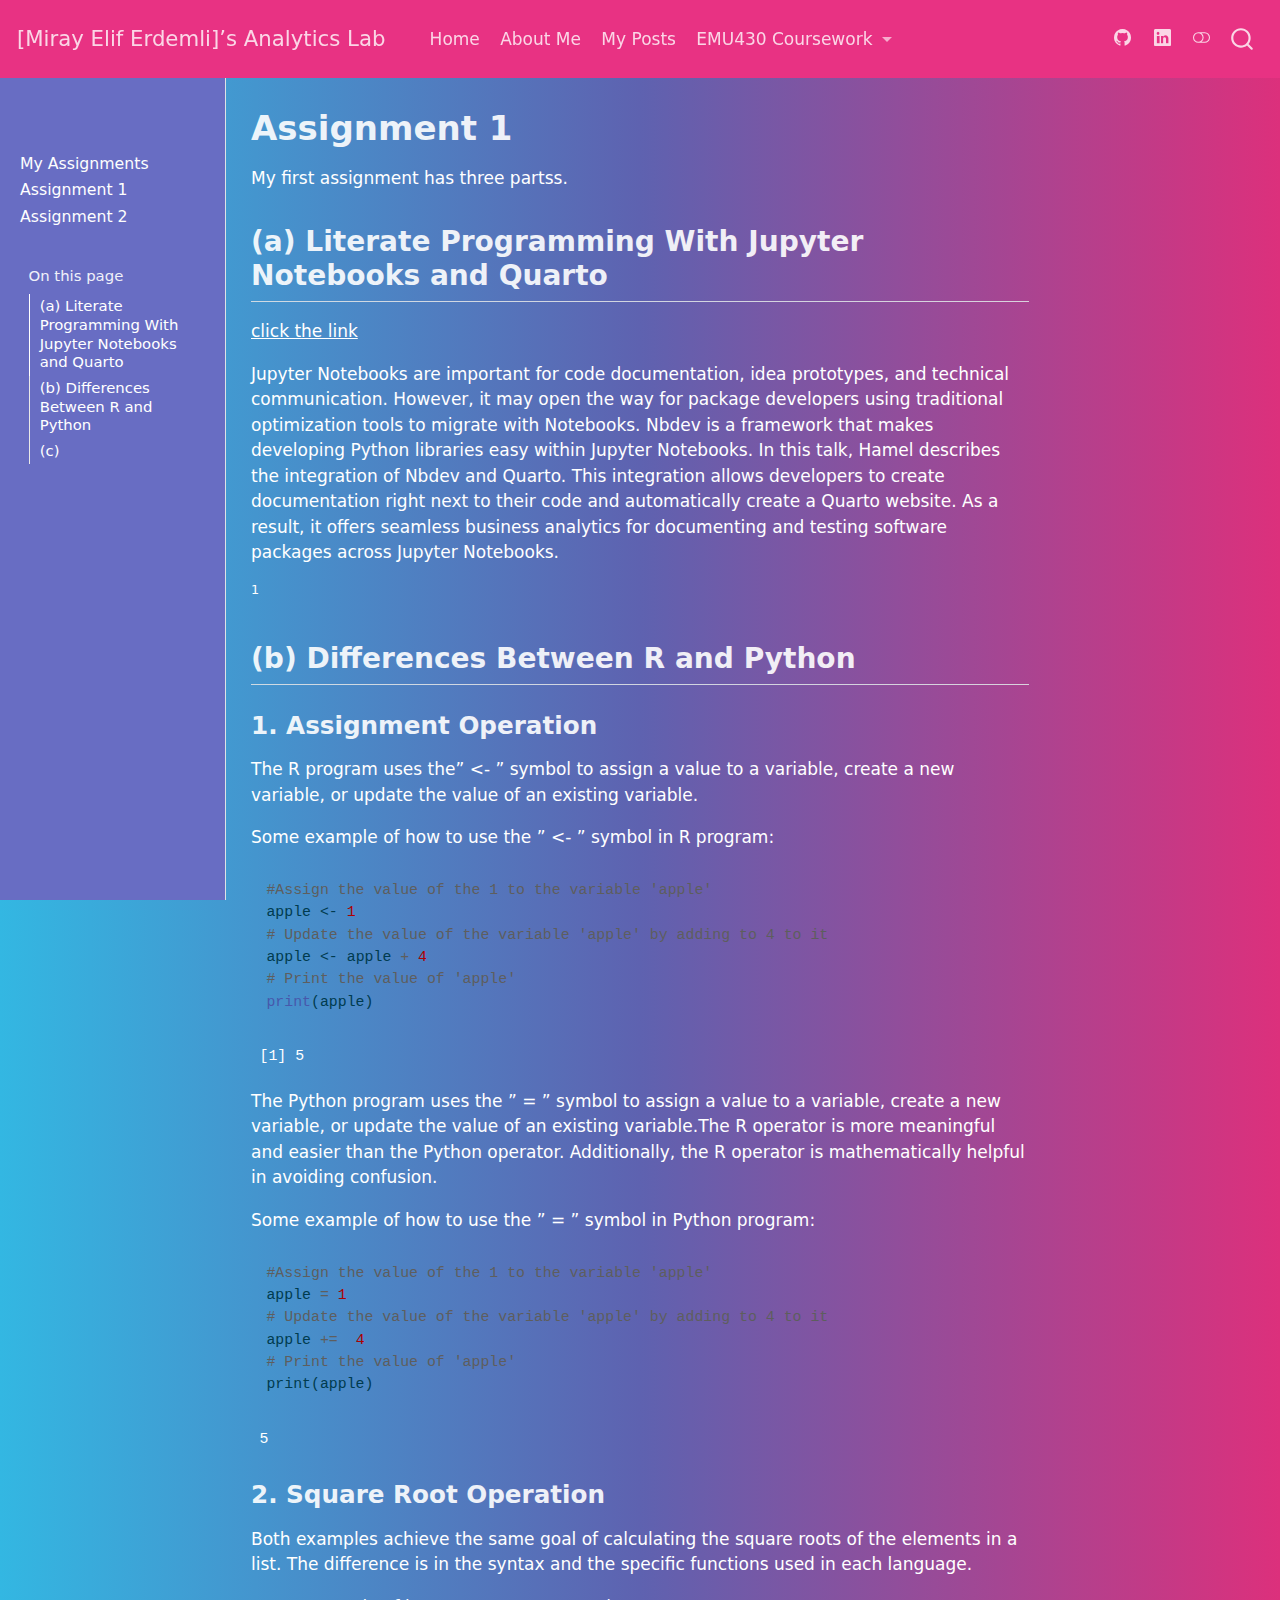
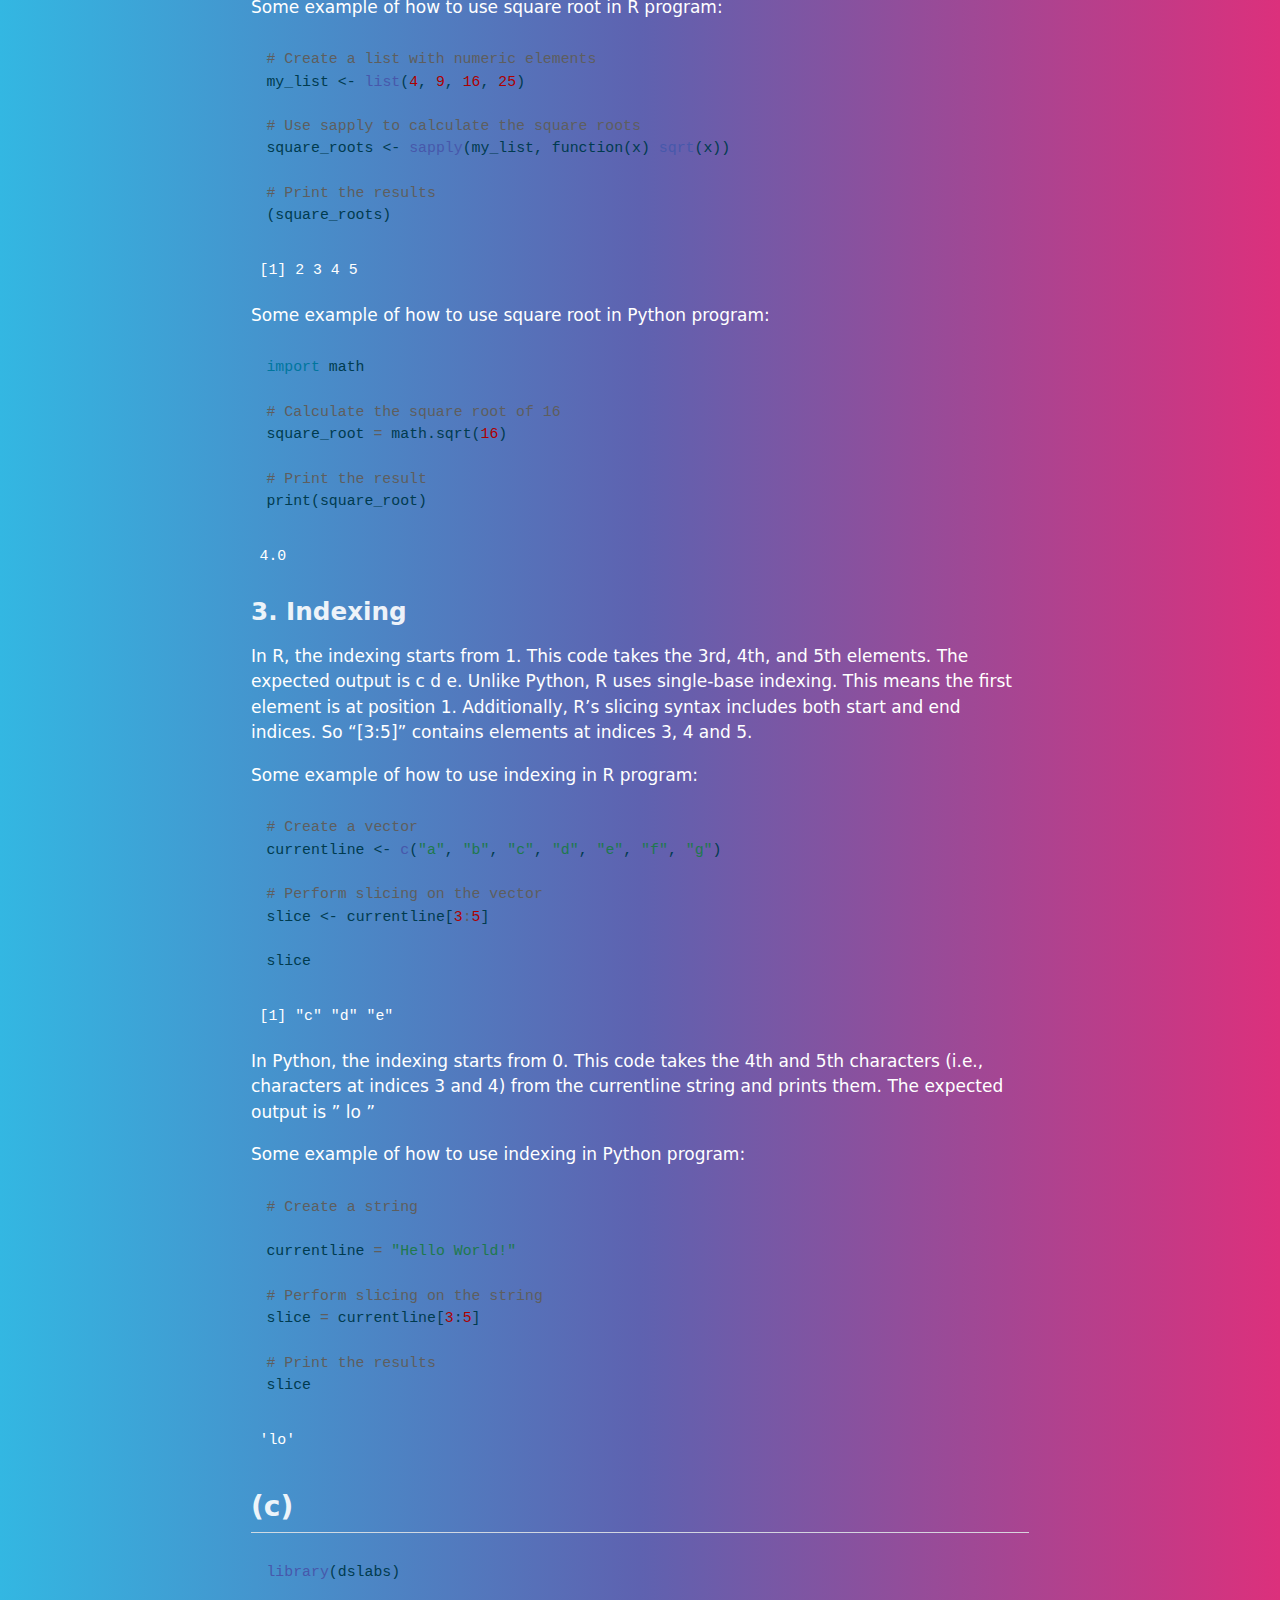
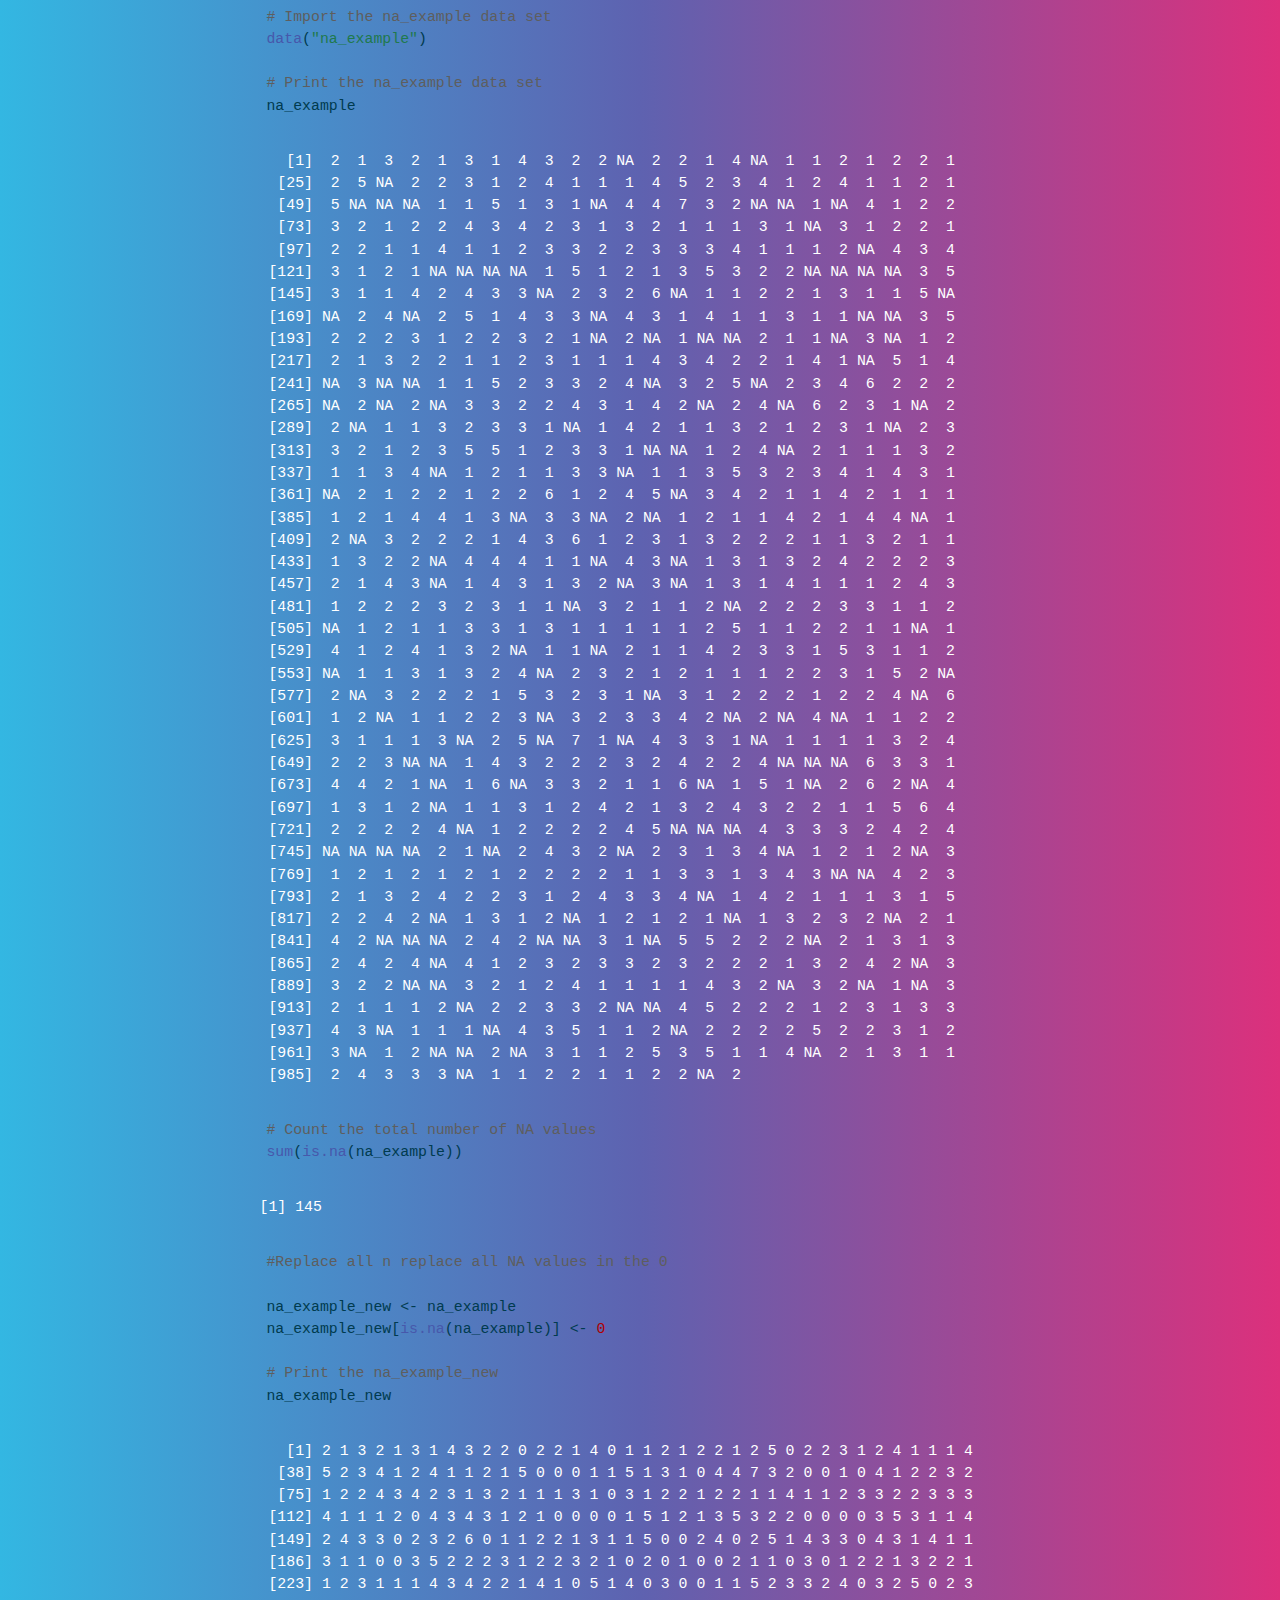
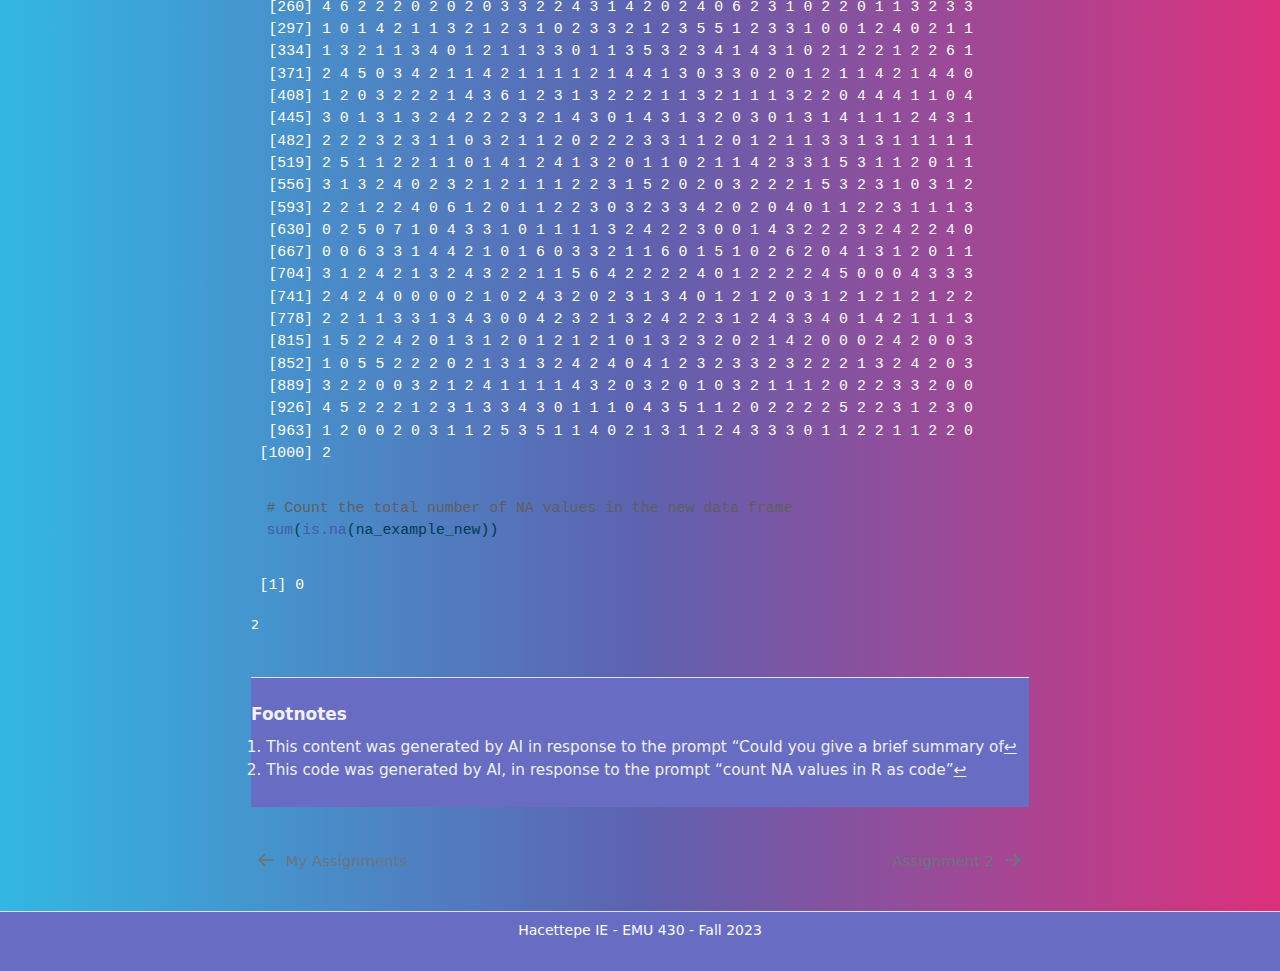
<file: docs/assignments/assignment-1.html>
<!DOCTYPE html>
<html xmlns="http://www.w3.org/1999/xhtml" lang="en" xml:lang="en"><head>

<meta charset="utf-8">
<meta name="generator" content="quarto-1.3.450">

<meta name="viewport" content="width=device-width, initial-scale=1.0, user-scalable=yes">


<title>[Miray Elif Erdemli]’s Analytics Lab - Assignment 1</title>
<style>
code{white-space: pre-wrap;}
span.smallcaps{font-variant: small-caps;}
div.columns{display: flex; gap: min(4vw, 1.5em);}
div.column{flex: auto; overflow-x: auto;}
div.hanging-indent{margin-left: 1.5em; text-indent: -1.5em;}
ul.task-list{list-style: none;}
ul.task-list li input[type="checkbox"] {
  width: 0.8em;
  margin: 0 0.8em 0.2em -1em; /* quarto-specific, see https://github.com/quarto-dev/quarto-cli/issues/4556 */ 
  vertical-align: middle;
}
/* CSS for syntax highlighting */
pre > code.sourceCode { white-space: pre; position: relative; }
pre > code.sourceCode > span { display: inline-block; line-height: 1.25; }
pre > code.sourceCode > span:empty { height: 1.2em; }
.sourceCode { overflow: visible; }
code.sourceCode > span { color: inherit; text-decoration: inherit; }
div.sourceCode { margin: 1em 0; }
pre.sourceCode { margin: 0; }
@media screen {
div.sourceCode { overflow: auto; }
}
@media print {
pre > code.sourceCode { white-space: pre-wrap; }
pre > code.sourceCode > span { text-indent: -5em; padding-left: 5em; }
}
pre.numberSource code
  { counter-reset: source-line 0; }
pre.numberSource code > span
  { position: relative; left: -4em; counter-increment: source-line; }
pre.numberSource code > span > a:first-child::before
  { content: counter(source-line);
    position: relative; left: -1em; text-align: right; vertical-align: baseline;
    border: none; display: inline-block;
    -webkit-touch-callout: none; -webkit-user-select: none;
    -khtml-user-select: none; -moz-user-select: none;
    -ms-user-select: none; user-select: none;
    padding: 0 4px; width: 4em;
  }
pre.numberSource { margin-left: 3em;  padding-left: 4px; }
div.sourceCode
  {   }
@media screen {
pre > code.sourceCode > span > a:first-child::before { text-decoration: underline; }
}
</style>


<script src="../site_libs/quarto-nav/quarto-nav.js"></script>
<script src="../site_libs/quarto-nav/headroom.min.js"></script>
<script src="../site_libs/clipboard/clipboard.min.js"></script>
<script src="../site_libs/quarto-search/autocomplete.umd.js"></script>
<script src="../site_libs/quarto-search/fuse.min.js"></script>
<script src="../site_libs/quarto-search/quarto-search.js"></script>
<meta name="quarto:offset" content="../">
<link href="../assignments/assignment-2.html" rel="next">
<link href="../assignments.html" rel="prev">
<script src="../site_libs/quarto-html/quarto.js"></script>
<script src="../site_libs/quarto-html/popper.min.js"></script>
<script src="../site_libs/quarto-html/tippy.umd.min.js"></script>
<script src="../site_libs/quarto-html/anchor.min.js"></script>
<link href="../site_libs/quarto-html/tippy.css" rel="stylesheet">
<link href="../site_libs/quarto-html/quarto-syntax-highlighting.css" rel="stylesheet" class="quarto-color-scheme" id="quarto-text-highlighting-styles">
<link href="../site_libs/quarto-html/quarto-syntax-highlighting-dark.css" rel="prefetch" class="quarto-color-scheme quarto-color-alternate" id="quarto-text-highlighting-styles">
<script src="../site_libs/bootstrap/bootstrap.min.js"></script>
<link href="../site_libs/bootstrap/bootstrap-icons.css" rel="stylesheet">
<link href="../site_libs/bootstrap/bootstrap.min.css" rel="stylesheet" class="quarto-color-scheme" id="quarto-bootstrap" data-mode="light">
<link href="../site_libs/bootstrap/bootstrap-dark.min.css" rel="prefetch" class="quarto-color-scheme quarto-color-alternate" id="quarto-bootstrap" data-mode="light">
<script id="quarto-search-options" type="application/json">{
  "location": "navbar",
  "copy-button": false,
  "collapse-after": 3,
  "panel-placement": "end",
  "type": "overlay",
  "limit": 20,
  "language": {
    "search-no-results-text": "No results",
    "search-matching-documents-text": "matching documents",
    "search-copy-link-title": "Copy link to search",
    "search-hide-matches-text": "Hide additional matches",
    "search-more-match-text": "more match in this document",
    "search-more-matches-text": "more matches in this document",
    "search-clear-button-title": "Clear",
    "search-detached-cancel-button-title": "Cancel",
    "search-submit-button-title": "Submit",
    "search-label": "Search"
  }
}</script>


<link rel="stylesheet" href="../styles.css">
</head>

<body class="nav-sidebar docked nav-fixed">

<div id="quarto-search-results"></div>
  <header id="quarto-header" class="headroom fixed-top">
    <nav class="navbar navbar-expand-lg navbar-dark ">
      <div class="navbar-container container-fluid">
      <div class="navbar-brand-container">
    <a class="navbar-brand" href="../index.html">
    <span class="navbar-title">[Miray Elif Erdemli]’s Analytics Lab</span>
    </a>
  </div>
            <div id="quarto-search" class="" title="Search"></div>
          <button class="navbar-toggler" type="button" data-bs-toggle="collapse" data-bs-target="#navbarCollapse" aria-controls="navbarCollapse" aria-expanded="false" aria-label="Toggle navigation" onclick="if (window.quartoToggleHeadroom) { window.quartoToggleHeadroom(); }">
  <span class="navbar-toggler-icon"></span>
</button>
          <div class="collapse navbar-collapse" id="navbarCollapse">
            <ul class="navbar-nav navbar-nav-scroll me-auto">
  <li class="nav-item">
    <a class="nav-link" href="../index.html" rel="" target="">
 <span class="menu-text">Home</span></a>
  </li>  
  <li class="nav-item">
    <a class="nav-link" href="../about.html" rel="" target="">
 <span class="menu-text">About Me</span></a>
  </li>  
  <li class="nav-item">
    <a class="nav-link" href="../posts.html" rel="" target="">
 <span class="menu-text">My Posts</span></a>
  </li>  
  <li class="nav-item dropdown ">
    <a class="nav-link dropdown-toggle" href="#" id="nav-menu-emu430-coursework" role="button" data-bs-toggle="dropdown" aria-expanded="false" rel="" target="">
 <span class="menu-text">EMU430 Coursework</span>
    </a>
    <ul class="dropdown-menu" aria-labelledby="nav-menu-emu430-coursework">    
        <li>
    <a class="dropdown-item" href="../assignments.html" rel="" target="">
 <span class="dropdown-text">Assignments</span></a>
  </li>  
        <li>
    <a class="dropdown-item" href="../project.html" rel="" target="">
 <span class="dropdown-text">Project</span></a>
  </li>  
    </ul>
  </li>
</ul>
            <div class="quarto-navbar-tools ms-auto tools-wide">
    <a href="https://github.com/MirayElifErdemli" rel="" title="" class="quarto-navigation-tool px-1" aria-label=""><i class="bi bi-github"></i></a>
    <a href="https://www.linkedin.com/in/miray-elif-erdemli-0a48911a2/" rel="" title="" class="quarto-navigation-tool px-1" aria-label=""><i class="bi bi-linkedin"></i></a>
  <a href="" class="quarto-color-scheme-toggle quarto-navigation-tool  px-1" onclick="window.quartoToggleColorScheme(); return false;" title="Toggle dark mode"><i class="bi"></i></a>
</div>
          </div> <!-- /navcollapse -->
      </div> <!-- /container-fluid -->
    </nav>
  <nav class="quarto-secondary-nav">
    <div class="container-fluid d-flex">
      <button type="button" class="quarto-btn-toggle btn" data-bs-toggle="collapse" data-bs-target="#quarto-sidebar,#quarto-sidebar-glass" aria-controls="quarto-sidebar" aria-expanded="false" aria-label="Toggle sidebar navigation" onclick="if (window.quartoToggleHeadroom) { window.quartoToggleHeadroom(); }">
        <i class="bi bi-layout-text-sidebar-reverse"></i>
      </button>
      <nav class="quarto-page-breadcrumbs" aria-label="breadcrumb"><ol class="breadcrumb"><li class="breadcrumb-item"><a href="../assignments/assignment-1.html">Assignment 1</a></li></ol></nav>
      <a class="flex-grow-1" role="button" data-bs-toggle="collapse" data-bs-target="#quarto-sidebar,#quarto-sidebar-glass" aria-controls="quarto-sidebar" aria-expanded="false" aria-label="Toggle sidebar navigation" onclick="if (window.quartoToggleHeadroom) { window.quartoToggleHeadroom(); }">      
      </a>
      <button type="button" class="btn quarto-search-button" aria-label="" onclick="window.quartoOpenSearch();">
        <i class="bi bi-search"></i>
      </button>
    </div>
  </nav>
</header>
<!-- content -->
<div id="quarto-content" class="quarto-container page-columns page-rows-contents page-layout-article page-navbar">
<!-- sidebar -->
  <nav id="quarto-sidebar" class="sidebar collapse collapse-horizontal sidebar-navigation docked overflow-auto">
        <div class="mt-2 flex-shrink-0 align-items-center">
        <div class="sidebar-search">
        <div id="quarto-search" class="" title="Search"></div>
        </div>
        </div>
    <div class="sidebar-menu-container"> 
    <ul class="list-unstyled mt-1">
        <li class="sidebar-item">
  <div class="sidebar-item-container"> 
  <a href="../assignments.html" class="sidebar-item-text sidebar-link">
 <span class="menu-text">My Assignments</span></a>
  </div>
</li>
        <li class="sidebar-item">
  <div class="sidebar-item-container"> 
  <a href="../assignments/assignment-1.html" class="sidebar-item-text sidebar-link active">
 <span class="menu-text">Assignment 1</span></a>
  </div>
</li>
        <li class="sidebar-item">
  <div class="sidebar-item-container"> 
  <a href="../assignments/assignment-2.html" class="sidebar-item-text sidebar-link">
 <span class="menu-text">Assignment 2</span></a>
  </div>
</li>
    </ul>
    </div>
    <nav id="TOC" role="doc-toc" class="toc-active">
    <h2 id="toc-title">On this page</h2>
   
  <ul>
  <li><a href="#a-literate-programming-with-jupyter-notebooks-and-quarto" id="toc-a-literate-programming-with-jupyter-notebooks-and-quarto" class="nav-link active" data-scroll-target="#a-literate-programming-with-jupyter-notebooks-and-quarto">(a) Literate Programming With Jupyter Notebooks and Quarto</a></li>
  <li><a href="#b-differences-between-r-and-python" id="toc-b-differences-between-r-and-python" class="nav-link" data-scroll-target="#b-differences-between-r-and-python">(b) Differences Between R and Python</a>
  <ul class="collapse">
  <li><a href="#assignment-operation" id="toc-assignment-operation" class="nav-link" data-scroll-target="#assignment-operation"><strong>1. Assignment Operation</strong></a></li>
  <li><a href="#square-root-operation" id="toc-square-root-operation" class="nav-link" data-scroll-target="#square-root-operation">2. Square Root Operation</a></li>
  <li><a href="#indexing" id="toc-indexing" class="nav-link" data-scroll-target="#indexing">3. Indexing</a></li>
  </ul></li>
  <li><a href="#c" id="toc-c" class="nav-link" data-scroll-target="#c">(c)</a></li>
  </ul>
</nav>
</nav>
<div id="quarto-sidebar-glass" data-bs-toggle="collapse" data-bs-target="#quarto-sidebar,#quarto-sidebar-glass"></div>
<!-- margin-sidebar -->
    <div id="quarto-margin-sidebar" class="sidebar margin-sidebar">
    </div>
<!-- main -->
<main class="content" id="quarto-document-content">

<header id="title-block-header" class="quarto-title-block default">
<div class="quarto-title">
<h1 class="title">Assignment 1</h1>
</div>



<div class="quarto-title-meta">

    
  
    
  </div>
  

</header>

<p>My first assignment has three partss.</p>
<section id="a-literate-programming-with-jupyter-notebooks-and-quarto" class="level2">
<h2 class="anchored" data-anchor-id="a-literate-programming-with-jupyter-notebooks-and-quarto">(a) Literate Programming With Jupyter Notebooks and Quarto</h2>
<p><a href="https://www.rstudio.com/conference/2022/talks/literate-programming-quarto/">click the link</a></p>
<p>Jupyter Notebooks are important for code documentation, idea prototypes, and technical communication. However, it may open the way for package developers using traditional optimization tools to migrate with Notebooks. Nbdev is a framework that makes developing Python libraries easy within Jupyter Notebooks. In this talk, Hamel describes the integration of Nbdev and Quarto. This integration allows developers to create documentation right next to their code and automatically create a Quarto website. As a result, it offers seamless business analytics for documenting and testing software packages across Jupyter Notebooks.</p>
<p><a href="#fn1" class="footnote-ref" id="fnref1" role="doc-noteref"><sup>1</sup></a></p>
</section>
<section id="b-differences-between-r-and-python" class="level2">
<h2 class="anchored" data-anchor-id="b-differences-between-r-and-python">(b) Differences Between R and Python</h2>
<section id="assignment-operation" class="level3">
<h3 class="anchored" data-anchor-id="assignment-operation"><strong>1. Assignment Operation</strong></h3>
<p>The R program uses the” &lt;- ” symbol to assign a value to a variable, create a new variable, or update the value of an existing variable.</p>
<p>Some example of how to use the ” &lt;- ” symbol in R program:</p>
<div class="cell">
<div class="sourceCode cell-code" id="cb1"><pre class="sourceCode r code-with-copy"><code class="sourceCode r"><span id="cb1-1"><a href="#cb1-1" aria-hidden="true" tabindex="-1"></a><span class="co">#Assign the value of the 1 to the variable 'apple'</span></span>
<span id="cb1-2"><a href="#cb1-2" aria-hidden="true" tabindex="-1"></a>apple <span class="ot">&lt;-</span> <span class="dv">1</span></span>
<span id="cb1-3"><a href="#cb1-3" aria-hidden="true" tabindex="-1"></a><span class="co"># Update the value of the variable 'apple' by adding to 4 to it </span></span>
<span id="cb1-4"><a href="#cb1-4" aria-hidden="true" tabindex="-1"></a>apple <span class="ot">&lt;-</span> apple <span class="sc">+</span> <span class="dv">4</span> </span>
<span id="cb1-5"><a href="#cb1-5" aria-hidden="true" tabindex="-1"></a><span class="co"># Print the value of 'apple'</span></span>
<span id="cb1-6"><a href="#cb1-6" aria-hidden="true" tabindex="-1"></a><span class="fu">print</span>(apple)</span></code><button title="Copy to Clipboard" class="code-copy-button"><i class="bi"></i></button></pre></div>
<div class="cell-output cell-output-stdout">
<pre><code>[1] 5</code></pre>
</div>
</div>
<p>The Python program uses the ” = ” symbol to assign a value to a variable, create a new variable, or update the value of an existing variable.The R operator is more meaningful and easier than the Python operator. Additionally, the R operator is mathematically helpful in avoiding confusion.</p>
<p>Some example of how to use the ” = ” symbol in Python program:</p>
<div class="cell">
<div class="sourceCode cell-code" id="cb3"><pre class="sourceCode python code-with-copy"><code class="sourceCode python"><span id="cb3-1"><a href="#cb3-1" aria-hidden="true" tabindex="-1"></a><span class="co">#Assign the value of the 1 to the variable 'apple'</span></span>
<span id="cb3-2"><a href="#cb3-2" aria-hidden="true" tabindex="-1"></a>apple <span class="op">=</span> <span class="dv">1</span></span>
<span id="cb3-3"><a href="#cb3-3" aria-hidden="true" tabindex="-1"></a><span class="co"># Update the value of the variable 'apple' by adding to 4 to it </span></span>
<span id="cb3-4"><a href="#cb3-4" aria-hidden="true" tabindex="-1"></a>apple <span class="op">+=</span>  <span class="dv">4</span> </span>
<span id="cb3-5"><a href="#cb3-5" aria-hidden="true" tabindex="-1"></a><span class="co"># Print the value of 'apple'</span></span>
<span id="cb3-6"><a href="#cb3-6" aria-hidden="true" tabindex="-1"></a><span class="bu">print</span>(apple)</span></code><button title="Copy to Clipboard" class="code-copy-button"><i class="bi"></i></button></pre></div>
<div class="cell-output cell-output-stdout">
<pre><code>5</code></pre>
</div>
</div>
</section>
<section id="square-root-operation" class="level3">
<h3 class="anchored" data-anchor-id="square-root-operation">2. Square Root Operation</h3>
<p>Both examples achieve the same goal of calculating the square roots of the elements in a list. The difference is in the syntax and the specific functions used in each language.</p>
<p>Some example of how to use square root in R program:</p>
<div class="cell">
<div class="sourceCode cell-code" id="cb5"><pre class="sourceCode r code-with-copy"><code class="sourceCode r"><span id="cb5-1"><a href="#cb5-1" aria-hidden="true" tabindex="-1"></a><span class="co"># Create a list with numeric elements</span></span>
<span id="cb5-2"><a href="#cb5-2" aria-hidden="true" tabindex="-1"></a>my_list <span class="ot">&lt;-</span> <span class="fu">list</span>(<span class="dv">4</span>, <span class="dv">9</span>, <span class="dv">16</span>, <span class="dv">25</span>)</span>
<span id="cb5-3"><a href="#cb5-3" aria-hidden="true" tabindex="-1"></a></span>
<span id="cb5-4"><a href="#cb5-4" aria-hidden="true" tabindex="-1"></a><span class="co"># Use sapply to calculate the square roots</span></span>
<span id="cb5-5"><a href="#cb5-5" aria-hidden="true" tabindex="-1"></a>square_roots <span class="ot">&lt;-</span> <span class="fu">sapply</span>(my_list, <span class="cf">function</span>(x) <span class="fu">sqrt</span>(x))</span>
<span id="cb5-6"><a href="#cb5-6" aria-hidden="true" tabindex="-1"></a></span>
<span id="cb5-7"><a href="#cb5-7" aria-hidden="true" tabindex="-1"></a><span class="co"># Print the results</span></span>
<span id="cb5-8"><a href="#cb5-8" aria-hidden="true" tabindex="-1"></a>(square_roots)</span></code><button title="Copy to Clipboard" class="code-copy-button"><i class="bi"></i></button></pre></div>
<div class="cell-output cell-output-stdout">
<pre><code>[1] 2 3 4 5</code></pre>
</div>
</div>
<p>Some example of how to use square root in Python program:</p>
<div class="cell">
<div class="sourceCode cell-code" id="cb7"><pre class="sourceCode python code-with-copy"><code class="sourceCode python"><span id="cb7-1"><a href="#cb7-1" aria-hidden="true" tabindex="-1"></a><span class="im">import</span> math</span>
<span id="cb7-2"><a href="#cb7-2" aria-hidden="true" tabindex="-1"></a></span>
<span id="cb7-3"><a href="#cb7-3" aria-hidden="true" tabindex="-1"></a><span class="co"># Calculate the square root of 16</span></span>
<span id="cb7-4"><a href="#cb7-4" aria-hidden="true" tabindex="-1"></a>square_root <span class="op">=</span> math.sqrt(<span class="dv">16</span>)</span>
<span id="cb7-5"><a href="#cb7-5" aria-hidden="true" tabindex="-1"></a></span>
<span id="cb7-6"><a href="#cb7-6" aria-hidden="true" tabindex="-1"></a><span class="co"># Print the result</span></span>
<span id="cb7-7"><a href="#cb7-7" aria-hidden="true" tabindex="-1"></a><span class="bu">print</span>(square_root)</span></code><button title="Copy to Clipboard" class="code-copy-button"><i class="bi"></i></button></pre></div>
<div class="cell-output cell-output-stdout">
<pre><code>4.0</code></pre>
</div>
</div>
</section>
<section id="indexing" class="level3">
<h3 class="anchored" data-anchor-id="indexing">3. Indexing</h3>
<p>In R, the indexing starts from 1. This code takes the 3rd, 4th, and 5th elements. The expected output is c d e. Unlike Python, R uses single-base indexing. This means the first element is at position 1. Additionally, R’s slicing syntax includes both start and end indices. So “[3:5]” contains elements at indices 3, 4 and 5.</p>
<p>Some example of how to use indexing in R program:</p>
<div class="cell">
<div class="sourceCode cell-code" id="cb9"><pre class="sourceCode r code-with-copy"><code class="sourceCode r"><span id="cb9-1"><a href="#cb9-1" aria-hidden="true" tabindex="-1"></a><span class="co"># Create a vector</span></span>
<span id="cb9-2"><a href="#cb9-2" aria-hidden="true" tabindex="-1"></a>currentline <span class="ot">&lt;-</span> <span class="fu">c</span>(<span class="st">"a"</span>, <span class="st">"b"</span>, <span class="st">"c"</span>, <span class="st">"d"</span>, <span class="st">"e"</span>, <span class="st">"f"</span>, <span class="st">"g"</span>)</span>
<span id="cb9-3"><a href="#cb9-3" aria-hidden="true" tabindex="-1"></a></span>
<span id="cb9-4"><a href="#cb9-4" aria-hidden="true" tabindex="-1"></a><span class="co"># Perform slicing on the vector</span></span>
<span id="cb9-5"><a href="#cb9-5" aria-hidden="true" tabindex="-1"></a>slice <span class="ot">&lt;-</span> currentline[<span class="dv">3</span><span class="sc">:</span><span class="dv">5</span>]</span>
<span id="cb9-6"><a href="#cb9-6" aria-hidden="true" tabindex="-1"></a></span>
<span id="cb9-7"><a href="#cb9-7" aria-hidden="true" tabindex="-1"></a>slice</span></code><button title="Copy to Clipboard" class="code-copy-button"><i class="bi"></i></button></pre></div>
<div class="cell-output cell-output-stdout">
<pre><code>[1] "c" "d" "e"</code></pre>
</div>
</div>
<p>In Python, the indexing starts from 0. This code takes the 4th and 5th characters (i.e., characters at indices 3 and 4) from the currentline string and prints them. The expected output is ” lo ”</p>
<p>Some example of how to use indexing in Python program:</p>
<div class="cell">
<div class="sourceCode cell-code" id="cb11"><pre class="sourceCode python code-with-copy"><code class="sourceCode python"><span id="cb11-1"><a href="#cb11-1" aria-hidden="true" tabindex="-1"></a><span class="co"># Create a string</span></span>
<span id="cb11-2"><a href="#cb11-2" aria-hidden="true" tabindex="-1"></a></span>
<span id="cb11-3"><a href="#cb11-3" aria-hidden="true" tabindex="-1"></a>currentline <span class="op">=</span> <span class="st">"Hello World!"</span></span>
<span id="cb11-4"><a href="#cb11-4" aria-hidden="true" tabindex="-1"></a></span>
<span id="cb11-5"><a href="#cb11-5" aria-hidden="true" tabindex="-1"></a><span class="co"># Perform slicing on the string</span></span>
<span id="cb11-6"><a href="#cb11-6" aria-hidden="true" tabindex="-1"></a><span class="bu">slice</span> <span class="op">=</span> currentline[<span class="dv">3</span>:<span class="dv">5</span>]</span>
<span id="cb11-7"><a href="#cb11-7" aria-hidden="true" tabindex="-1"></a></span>
<span id="cb11-8"><a href="#cb11-8" aria-hidden="true" tabindex="-1"></a><span class="co"># Print the results</span></span>
<span id="cb11-9"><a href="#cb11-9" aria-hidden="true" tabindex="-1"></a><span class="bu">slice</span></span></code><button title="Copy to Clipboard" class="code-copy-button"><i class="bi"></i></button></pre></div>
<div class="cell-output cell-output-stdout">
<pre><code>'lo'</code></pre>
</div>
</div>
</section>
</section>
<section id="c" class="level2">
<h2 class="anchored" data-anchor-id="c">(c)</h2>
<div class="cell">
<div class="sourceCode cell-code" id="cb13"><pre class="sourceCode r code-with-copy"><code class="sourceCode r"><span id="cb13-1"><a href="#cb13-1" aria-hidden="true" tabindex="-1"></a><span class="fu">library</span>(dslabs)</span>
<span id="cb13-2"><a href="#cb13-2" aria-hidden="true" tabindex="-1"></a></span>
<span id="cb13-3"><a href="#cb13-3" aria-hidden="true" tabindex="-1"></a><span class="co"># Import the na_example data set</span></span>
<span id="cb13-4"><a href="#cb13-4" aria-hidden="true" tabindex="-1"></a><span class="fu">data</span>(<span class="st">"na_example"</span>)</span>
<span id="cb13-5"><a href="#cb13-5" aria-hidden="true" tabindex="-1"></a></span>
<span id="cb13-6"><a href="#cb13-6" aria-hidden="true" tabindex="-1"></a><span class="co"># Print the na_example data set</span></span>
<span id="cb13-7"><a href="#cb13-7" aria-hidden="true" tabindex="-1"></a>na_example</span></code><button title="Copy to Clipboard" class="code-copy-button"><i class="bi"></i></button></pre></div>
<div class="cell-output cell-output-stdout">
<pre><code>   [1]  2  1  3  2  1  3  1  4  3  2  2 NA  2  2  1  4 NA  1  1  2  1  2  2  1
  [25]  2  5 NA  2  2  3  1  2  4  1  1  1  4  5  2  3  4  1  2  4  1  1  2  1
  [49]  5 NA NA NA  1  1  5  1  3  1 NA  4  4  7  3  2 NA NA  1 NA  4  1  2  2
  [73]  3  2  1  2  2  4  3  4  2  3  1  3  2  1  1  1  3  1 NA  3  1  2  2  1
  [97]  2  2  1  1  4  1  1  2  3  3  2  2  3  3  3  4  1  1  1  2 NA  4  3  4
 [121]  3  1  2  1 NA NA NA NA  1  5  1  2  1  3  5  3  2  2 NA NA NA NA  3  5
 [145]  3  1  1  4  2  4  3  3 NA  2  3  2  6 NA  1  1  2  2  1  3  1  1  5 NA
 [169] NA  2  4 NA  2  5  1  4  3  3 NA  4  3  1  4  1  1  3  1  1 NA NA  3  5
 [193]  2  2  2  3  1  2  2  3  2  1 NA  2 NA  1 NA NA  2  1  1 NA  3 NA  1  2
 [217]  2  1  3  2  2  1  1  2  3  1  1  1  4  3  4  2  2  1  4  1 NA  5  1  4
 [241] NA  3 NA NA  1  1  5  2  3  3  2  4 NA  3  2  5 NA  2  3  4  6  2  2  2
 [265] NA  2 NA  2 NA  3  3  2  2  4  3  1  4  2 NA  2  4 NA  6  2  3  1 NA  2
 [289]  2 NA  1  1  3  2  3  3  1 NA  1  4  2  1  1  3  2  1  2  3  1 NA  2  3
 [313]  3  2  1  2  3  5  5  1  2  3  3  1 NA NA  1  2  4 NA  2  1  1  1  3  2
 [337]  1  1  3  4 NA  1  2  1  1  3  3 NA  1  1  3  5  3  2  3  4  1  4  3  1
 [361] NA  2  1  2  2  1  2  2  6  1  2  4  5 NA  3  4  2  1  1  4  2  1  1  1
 [385]  1  2  1  4  4  1  3 NA  3  3 NA  2 NA  1  2  1  1  4  2  1  4  4 NA  1
 [409]  2 NA  3  2  2  2  1  4  3  6  1  2  3  1  3  2  2  2  1  1  3  2  1  1
 [433]  1  3  2  2 NA  4  4  4  1  1 NA  4  3 NA  1  3  1  3  2  4  2  2  2  3
 [457]  2  1  4  3 NA  1  4  3  1  3  2 NA  3 NA  1  3  1  4  1  1  1  2  4  3
 [481]  1  2  2  2  3  2  3  1  1 NA  3  2  1  1  2 NA  2  2  2  3  3  1  1  2
 [505] NA  1  2  1  1  3  3  1  3  1  1  1  1  1  2  5  1  1  2  2  1  1 NA  1
 [529]  4  1  2  4  1  3  2 NA  1  1 NA  2  1  1  4  2  3  3  1  5  3  1  1  2
 [553] NA  1  1  3  1  3  2  4 NA  2  3  2  1  2  1  1  1  2  2  3  1  5  2 NA
 [577]  2 NA  3  2  2  2  1  5  3  2  3  1 NA  3  1  2  2  2  1  2  2  4 NA  6
 [601]  1  2 NA  1  1  2  2  3 NA  3  2  3  3  4  2 NA  2 NA  4 NA  1  1  2  2
 [625]  3  1  1  1  3 NA  2  5 NA  7  1 NA  4  3  3  1 NA  1  1  1  1  3  2  4
 [649]  2  2  3 NA NA  1  4  3  2  2  2  3  2  4  2  2  4 NA NA NA  6  3  3  1
 [673]  4  4  2  1 NA  1  6 NA  3  3  2  1  1  6 NA  1  5  1 NA  2  6  2 NA  4
 [697]  1  3  1  2 NA  1  1  3  1  2  4  2  1  3  2  4  3  2  2  1  1  5  6  4
 [721]  2  2  2  2  4 NA  1  2  2  2  2  4  5 NA NA NA  4  3  3  3  2  4  2  4
 [745] NA NA NA NA  2  1 NA  2  4  3  2 NA  2  3  1  3  4 NA  1  2  1  2 NA  3
 [769]  1  2  1  2  1  2  1  2  2  2  2  1  1  3  3  1  3  4  3 NA NA  4  2  3
 [793]  2  1  3  2  4  2  2  3  1  2  4  3  3  4 NA  1  4  2  1  1  1  3  1  5
 [817]  2  2  4  2 NA  1  3  1  2 NA  1  2  1  2  1 NA  1  3  2  3  2 NA  2  1
 [841]  4  2 NA NA NA  2  4  2 NA NA  3  1 NA  5  5  2  2  2 NA  2  1  3  1  3
 [865]  2  4  2  4 NA  4  1  2  3  2  3  3  2  3  2  2  2  1  3  2  4  2 NA  3
 [889]  3  2  2 NA NA  3  2  1  2  4  1  1  1  1  4  3  2 NA  3  2 NA  1 NA  3
 [913]  2  1  1  1  2 NA  2  2  3  3  2 NA NA  4  5  2  2  2  1  2  3  1  3  3
 [937]  4  3 NA  1  1  1 NA  4  3  5  1  1  2 NA  2  2  2  2  5  2  2  3  1  2
 [961]  3 NA  1  2 NA NA  2 NA  3  1  1  2  5  3  5  1  1  4 NA  2  1  3  1  1
 [985]  2  4  3  3  3 NA  1  1  2  2  1  1  2  2 NA  2</code></pre>
</div>
</div>
<div class="cell">
<div class="sourceCode cell-code" id="cb15"><pre class="sourceCode r code-with-copy"><code class="sourceCode r"><span id="cb15-1"><a href="#cb15-1" aria-hidden="true" tabindex="-1"></a><span class="co"># Count the total number of NA values</span></span>
<span id="cb15-2"><a href="#cb15-2" aria-hidden="true" tabindex="-1"></a><span class="fu">sum</span>(<span class="fu">is.na</span>(na_example))</span></code><button title="Copy to Clipboard" class="code-copy-button"><i class="bi"></i></button></pre></div>
<div class="cell-output cell-output-stdout">
<pre><code>[1] 145</code></pre>
</div>
</div>
<div class="cell">
<div class="sourceCode cell-code" id="cb17"><pre class="sourceCode r code-with-copy"><code class="sourceCode r"><span id="cb17-1"><a href="#cb17-1" aria-hidden="true" tabindex="-1"></a><span class="co">#Replace all n replace all NA values in the 0</span></span>
<span id="cb17-2"><a href="#cb17-2" aria-hidden="true" tabindex="-1"></a></span>
<span id="cb17-3"><a href="#cb17-3" aria-hidden="true" tabindex="-1"></a>na_example_new <span class="ot">&lt;-</span> na_example</span>
<span id="cb17-4"><a href="#cb17-4" aria-hidden="true" tabindex="-1"></a>na_example_new[<span class="fu">is.na</span>(na_example)] <span class="ot">&lt;-</span> <span class="dv">0</span></span>
<span id="cb17-5"><a href="#cb17-5" aria-hidden="true" tabindex="-1"></a></span>
<span id="cb17-6"><a href="#cb17-6" aria-hidden="true" tabindex="-1"></a><span class="co"># Print the na_example_new</span></span>
<span id="cb17-7"><a href="#cb17-7" aria-hidden="true" tabindex="-1"></a>na_example_new</span></code><button title="Copy to Clipboard" class="code-copy-button"><i class="bi"></i></button></pre></div>
<div class="cell-output cell-output-stdout">
<pre><code>   [1] 2 1 3 2 1 3 1 4 3 2 2 0 2 2 1 4 0 1 1 2 1 2 2 1 2 5 0 2 2 3 1 2 4 1 1 1 4
  [38] 5 2 3 4 1 2 4 1 1 2 1 5 0 0 0 1 1 5 1 3 1 0 4 4 7 3 2 0 0 1 0 4 1 2 2 3 2
  [75] 1 2 2 4 3 4 2 3 1 3 2 1 1 1 3 1 0 3 1 2 2 1 2 2 1 1 4 1 1 2 3 3 2 2 3 3 3
 [112] 4 1 1 1 2 0 4 3 4 3 1 2 1 0 0 0 0 1 5 1 2 1 3 5 3 2 2 0 0 0 0 3 5 3 1 1 4
 [149] 2 4 3 3 0 2 3 2 6 0 1 1 2 2 1 3 1 1 5 0 0 2 4 0 2 5 1 4 3 3 0 4 3 1 4 1 1
 [186] 3 1 1 0 0 3 5 2 2 2 3 1 2 2 3 2 1 0 2 0 1 0 0 2 1 1 0 3 0 1 2 2 1 3 2 2 1
 [223] 1 2 3 1 1 1 4 3 4 2 2 1 4 1 0 5 1 4 0 3 0 0 1 1 5 2 3 3 2 4 0 3 2 5 0 2 3
 [260] 4 6 2 2 2 0 2 0 2 0 3 3 2 2 4 3 1 4 2 0 2 4 0 6 2 3 1 0 2 2 0 1 1 3 2 3 3
 [297] 1 0 1 4 2 1 1 3 2 1 2 3 1 0 2 3 3 2 1 2 3 5 5 1 2 3 3 1 0 0 1 2 4 0 2 1 1
 [334] 1 3 2 1 1 3 4 0 1 2 1 1 3 3 0 1 1 3 5 3 2 3 4 1 4 3 1 0 2 1 2 2 1 2 2 6 1
 [371] 2 4 5 0 3 4 2 1 1 4 2 1 1 1 1 2 1 4 4 1 3 0 3 3 0 2 0 1 2 1 1 4 2 1 4 4 0
 [408] 1 2 0 3 2 2 2 1 4 3 6 1 2 3 1 3 2 2 2 1 1 3 2 1 1 1 3 2 2 0 4 4 4 1 1 0 4
 [445] 3 0 1 3 1 3 2 4 2 2 2 3 2 1 4 3 0 1 4 3 1 3 2 0 3 0 1 3 1 4 1 1 1 2 4 3 1
 [482] 2 2 2 3 2 3 1 1 0 3 2 1 1 2 0 2 2 2 3 3 1 1 2 0 1 2 1 1 3 3 1 3 1 1 1 1 1
 [519] 2 5 1 1 2 2 1 1 0 1 4 1 2 4 1 3 2 0 1 1 0 2 1 1 4 2 3 3 1 5 3 1 1 2 0 1 1
 [556] 3 1 3 2 4 0 2 3 2 1 2 1 1 1 2 2 3 1 5 2 0 2 0 3 2 2 2 1 5 3 2 3 1 0 3 1 2
 [593] 2 2 1 2 2 4 0 6 1 2 0 1 1 2 2 3 0 3 2 3 3 4 2 0 2 0 4 0 1 1 2 2 3 1 1 1 3
 [630] 0 2 5 0 7 1 0 4 3 3 1 0 1 1 1 1 3 2 4 2 2 3 0 0 1 4 3 2 2 2 3 2 4 2 2 4 0
 [667] 0 0 6 3 3 1 4 4 2 1 0 1 6 0 3 3 2 1 1 6 0 1 5 1 0 2 6 2 0 4 1 3 1 2 0 1 1
 [704] 3 1 2 4 2 1 3 2 4 3 2 2 1 1 5 6 4 2 2 2 2 4 0 1 2 2 2 2 4 5 0 0 0 4 3 3 3
 [741] 2 4 2 4 0 0 0 0 2 1 0 2 4 3 2 0 2 3 1 3 4 0 1 2 1 2 0 3 1 2 1 2 1 2 1 2 2
 [778] 2 2 1 1 3 3 1 3 4 3 0 0 4 2 3 2 1 3 2 4 2 2 3 1 2 4 3 3 4 0 1 4 2 1 1 1 3
 [815] 1 5 2 2 4 2 0 1 3 1 2 0 1 2 1 2 1 0 1 3 2 3 2 0 2 1 4 2 0 0 0 2 4 2 0 0 3
 [852] 1 0 5 5 2 2 2 0 2 1 3 1 3 2 4 2 4 0 4 1 2 3 2 3 3 2 3 2 2 2 1 3 2 4 2 0 3
 [889] 3 2 2 0 0 3 2 1 2 4 1 1 1 1 4 3 2 0 3 2 0 1 0 3 2 1 1 1 2 0 2 2 3 3 2 0 0
 [926] 4 5 2 2 2 1 2 3 1 3 3 4 3 0 1 1 1 0 4 3 5 1 1 2 0 2 2 2 2 5 2 2 3 1 2 3 0
 [963] 1 2 0 0 2 0 3 1 1 2 5 3 5 1 1 4 0 2 1 3 1 1 2 4 3 3 3 0 1 1 2 2 1 1 2 2 0
[1000] 2</code></pre>
</div>
</div>
<div class="cell">
<div class="sourceCode cell-code" id="cb19"><pre class="sourceCode r code-with-copy"><code class="sourceCode r"><span id="cb19-1"><a href="#cb19-1" aria-hidden="true" tabindex="-1"></a><span class="co"># Count the total number of NA values in the new data frame</span></span>
<span id="cb19-2"><a href="#cb19-2" aria-hidden="true" tabindex="-1"></a><span class="fu">sum</span>(<span class="fu">is.na</span>(na_example_new))</span></code><button title="Copy to Clipboard" class="code-copy-button"><i class="bi"></i></button></pre></div>
<div class="cell-output cell-output-stdout">
<pre><code>[1] 0</code></pre>
</div>
</div>
<p><a href="#fn2" class="footnote-ref" id="fnref2" role="doc-noteref"><sup>2</sup></a></p>


</section>


<a onclick="window.scrollTo(0, 0); return false;" role="button" id="quarto-back-to-top"><i class="bi bi-arrow-up"></i> Back to top</a><div id="quarto-appendix" class="default"><section id="footnotes" class="footnotes footnotes-end-of-document" role="doc-endnotes"><h2 class="anchored quarto-appendix-heading">Footnotes</h2>

<ol>
<li id="fn1"><p>This content was generated by AI in response to the prompt “Could you give a brief summary of<a href="#fnref1" class="footnote-back" role="doc-backlink">↩︎</a></p></li>
<li id="fn2"><p>This code was generated by AI, in response to the prompt “count NA values in R as code”<a href="#fnref2" class="footnote-back" role="doc-backlink">↩︎</a></p></li>
</ol>
</section></div></main> <!-- /main -->
<script id="quarto-html-after-body" type="application/javascript">
window.document.addEventListener("DOMContentLoaded", function (event) {
  const toggleBodyColorMode = (bsSheetEl) => {
    const mode = bsSheetEl.getAttribute("data-mode");
    const bodyEl = window.document.querySelector("body");
    if (mode === "dark") {
      bodyEl.classList.add("quarto-dark");
      bodyEl.classList.remove("quarto-light");
    } else {
      bodyEl.classList.add("quarto-light");
      bodyEl.classList.remove("quarto-dark");
    }
  }
  const toggleBodyColorPrimary = () => {
    const bsSheetEl = window.document.querySelector("link#quarto-bootstrap");
    if (bsSheetEl) {
      toggleBodyColorMode(bsSheetEl);
    }
  }
  toggleBodyColorPrimary();  
  const disableStylesheet = (stylesheets) => {
    for (let i=0; i < stylesheets.length; i++) {
      const stylesheet = stylesheets[i];
      stylesheet.rel = 'prefetch';
    }
  }
  const enableStylesheet = (stylesheets) => {
    for (let i=0; i < stylesheets.length; i++) {
      const stylesheet = stylesheets[i];
      stylesheet.rel = 'stylesheet';
    }
  }
  const manageTransitions = (selector, allowTransitions) => {
    const els = window.document.querySelectorAll(selector);
    for (let i=0; i < els.length; i++) {
      const el = els[i];
      if (allowTransitions) {
        el.classList.remove('notransition');
      } else {
        el.classList.add('notransition');
      }
    }
  }
  const toggleColorMode = (alternate) => {
    // Switch the stylesheets
    const alternateStylesheets = window.document.querySelectorAll('link.quarto-color-scheme.quarto-color-alternate');
    manageTransitions('#quarto-margin-sidebar .nav-link', false);
    if (alternate) {
      enableStylesheet(alternateStylesheets);
      for (const sheetNode of alternateStylesheets) {
        if (sheetNode.id === "quarto-bootstrap") {
          toggleBodyColorMode(sheetNode);
        }
      }
    } else {
      disableStylesheet(alternateStylesheets);
      toggleBodyColorPrimary();
    }
    manageTransitions('#quarto-margin-sidebar .nav-link', true);
    // Switch the toggles
    const toggles = window.document.querySelectorAll('.quarto-color-scheme-toggle');
    for (let i=0; i < toggles.length; i++) {
      const toggle = toggles[i];
      if (toggle) {
        if (alternate) {
          toggle.classList.add("alternate");     
        } else {
          toggle.classList.remove("alternate");
        }
      }
    }
    // Hack to workaround the fact that safari doesn't
    // properly recolor the scrollbar when toggling (#1455)
    if (navigator.userAgent.indexOf('Safari') > 0 && navigator.userAgent.indexOf('Chrome') == -1) {
      manageTransitions("body", false);
      window.scrollTo(0, 1);
      setTimeout(() => {
        window.scrollTo(0, 0);
        manageTransitions("body", true);
      }, 40);  
    }
  }
  const isFileUrl = () => { 
    return window.location.protocol === 'file:';
  }
  const hasAlternateSentinel = () => {  
    let styleSentinel = getColorSchemeSentinel();
    if (styleSentinel !== null) {
      return styleSentinel === "alternate";
    } else {
      return false;
    }
  }
  const setStyleSentinel = (alternate) => {
    const value = alternate ? "alternate" : "default";
    if (!isFileUrl()) {
      window.localStorage.setItem("quarto-color-scheme", value);
    } else {
      localAlternateSentinel = value;
    }
  }
  const getColorSchemeSentinel = () => {
    if (!isFileUrl()) {
      const storageValue = window.localStorage.getItem("quarto-color-scheme");
      return storageValue != null ? storageValue : localAlternateSentinel;
    } else {
      return localAlternateSentinel;
    }
  }
  let localAlternateSentinel = 'default';
  // Dark / light mode switch
  window.quartoToggleColorScheme = () => {
    // Read the current dark / light value 
    let toAlternate = !hasAlternateSentinel();
    toggleColorMode(toAlternate);
    setStyleSentinel(toAlternate);
  };
  // Ensure there is a toggle, if there isn't float one in the top right
  if (window.document.querySelector('.quarto-color-scheme-toggle') === null) {
    const a = window.document.createElement('a');
    a.classList.add('top-right');
    a.classList.add('quarto-color-scheme-toggle');
    a.href = "";
    a.onclick = function() { try { window.quartoToggleColorScheme(); } catch {} return false; };
    const i = window.document.createElement("i");
    i.classList.add('bi');
    a.appendChild(i);
    window.document.body.appendChild(a);
  }
  // Switch to dark mode if need be
  if (hasAlternateSentinel()) {
    toggleColorMode(true);
  } else {
    toggleColorMode(false);
  }
  const icon = "";
  const anchorJS = new window.AnchorJS();
  anchorJS.options = {
    placement: 'right',
    icon: icon
  };
  anchorJS.add('.anchored');
  const isCodeAnnotation = (el) => {
    for (const clz of el.classList) {
      if (clz.startsWith('code-annotation-')) {                     
        return true;
      }
    }
    return false;
  }
  const clipboard = new window.ClipboardJS('.code-copy-button', {
    text: function(trigger) {
      const codeEl = trigger.previousElementSibling.cloneNode(true);
      for (const childEl of codeEl.children) {
        if (isCodeAnnotation(childEl)) {
          childEl.remove();
        }
      }
      return codeEl.innerText;
    }
  });
  clipboard.on('success', function(e) {
    // button target
    const button = e.trigger;
    // don't keep focus
    button.blur();
    // flash "checked"
    button.classList.add('code-copy-button-checked');
    var currentTitle = button.getAttribute("title");
    button.setAttribute("title", "Copied!");
    let tooltip;
    if (window.bootstrap) {
      button.setAttribute("data-bs-toggle", "tooltip");
      button.setAttribute("data-bs-placement", "left");
      button.setAttribute("data-bs-title", "Copied!");
      tooltip = new bootstrap.Tooltip(button, 
        { trigger: "manual", 
          customClass: "code-copy-button-tooltip",
          offset: [0, -8]});
      tooltip.show();    
    }
    setTimeout(function() {
      if (tooltip) {
        tooltip.hide();
        button.removeAttribute("data-bs-title");
        button.removeAttribute("data-bs-toggle");
        button.removeAttribute("data-bs-placement");
      }
      button.setAttribute("title", currentTitle);
      button.classList.remove('code-copy-button-checked');
    }, 1000);
    // clear code selection
    e.clearSelection();
  });
  function tippyHover(el, contentFn) {
    const config = {
      allowHTML: true,
      content: contentFn,
      maxWidth: 500,
      delay: 100,
      arrow: false,
      appendTo: function(el) {
          return el.parentElement;
      },
      interactive: true,
      interactiveBorder: 10,
      theme: 'quarto',
      placement: 'bottom-start'
    };
    window.tippy(el, config); 
  }
  const noterefs = window.document.querySelectorAll('a[role="doc-noteref"]');
  for (var i=0; i<noterefs.length; i++) {
    const ref = noterefs[i];
    tippyHover(ref, function() {
      // use id or data attribute instead here
      let href = ref.getAttribute('data-footnote-href') || ref.getAttribute('href');
      try { href = new URL(href).hash; } catch {}
      const id = href.replace(/^#\/?/, "");
      const note = window.document.getElementById(id);
      return note.innerHTML;
    });
  }
      let selectedAnnoteEl;
      const selectorForAnnotation = ( cell, annotation) => {
        let cellAttr = 'data-code-cell="' + cell + '"';
        let lineAttr = 'data-code-annotation="' +  annotation + '"';
        const selector = 'span[' + cellAttr + '][' + lineAttr + ']';
        return selector;
      }
      const selectCodeLines = (annoteEl) => {
        const doc = window.document;
        const targetCell = annoteEl.getAttribute("data-target-cell");
        const targetAnnotation = annoteEl.getAttribute("data-target-annotation");
        const annoteSpan = window.document.querySelector(selectorForAnnotation(targetCell, targetAnnotation));
        const lines = annoteSpan.getAttribute("data-code-lines").split(",");
        const lineIds = lines.map((line) => {
          return targetCell + "-" + line;
        })
        let top = null;
        let height = null;
        let parent = null;
        if (lineIds.length > 0) {
            //compute the position of the single el (top and bottom and make a div)
            const el = window.document.getElementById(lineIds[0]);
            top = el.offsetTop;
            height = el.offsetHeight;
            parent = el.parentElement.parentElement;
          if (lineIds.length > 1) {
            const lastEl = window.document.getElementById(lineIds[lineIds.length - 1]);
            const bottom = lastEl.offsetTop + lastEl.offsetHeight;
            height = bottom - top;
          }
          if (top !== null && height !== null && parent !== null) {
            // cook up a div (if necessary) and position it 
            let div = window.document.getElementById("code-annotation-line-highlight");
            if (div === null) {
              div = window.document.createElement("div");
              div.setAttribute("id", "code-annotation-line-highlight");
              div.style.position = 'absolute';
              parent.appendChild(div);
            }
            div.style.top = top - 2 + "px";
            div.style.height = height + 4 + "px";
            let gutterDiv = window.document.getElementById("code-annotation-line-highlight-gutter");
            if (gutterDiv === null) {
              gutterDiv = window.document.createElement("div");
              gutterDiv.setAttribute("id", "code-annotation-line-highlight-gutter");
              gutterDiv.style.position = 'absolute';
              const codeCell = window.document.getElementById(targetCell);
              const gutter = codeCell.querySelector('.code-annotation-gutter');
              gutter.appendChild(gutterDiv);
            }
            gutterDiv.style.top = top - 2 + "px";
            gutterDiv.style.height = height + 4 + "px";
          }
          selectedAnnoteEl = annoteEl;
        }
      };
      const unselectCodeLines = () => {
        const elementsIds = ["code-annotation-line-highlight", "code-annotation-line-highlight-gutter"];
        elementsIds.forEach((elId) => {
          const div = window.document.getElementById(elId);
          if (div) {
            div.remove();
          }
        });
        selectedAnnoteEl = undefined;
      };
      // Attach click handler to the DT
      const annoteDls = window.document.querySelectorAll('dt[data-target-cell]');
      for (const annoteDlNode of annoteDls) {
        annoteDlNode.addEventListener('click', (event) => {
          const clickedEl = event.target;
          if (clickedEl !== selectedAnnoteEl) {
            unselectCodeLines();
            const activeEl = window.document.querySelector('dt[data-target-cell].code-annotation-active');
            if (activeEl) {
              activeEl.classList.remove('code-annotation-active');
            }
            selectCodeLines(clickedEl);
            clickedEl.classList.add('code-annotation-active');
          } else {
            // Unselect the line
            unselectCodeLines();
            clickedEl.classList.remove('code-annotation-active');
          }
        });
      }
  const findCites = (el) => {
    const parentEl = el.parentElement;
    if (parentEl) {
      const cites = parentEl.dataset.cites;
      if (cites) {
        return {
          el,
          cites: cites.split(' ')
        };
      } else {
        return findCites(el.parentElement)
      }
    } else {
      return undefined;
    }
  };
  var bibliorefs = window.document.querySelectorAll('a[role="doc-biblioref"]');
  for (var i=0; i<bibliorefs.length; i++) {
    const ref = bibliorefs[i];
    const citeInfo = findCites(ref);
    if (citeInfo) {
      tippyHover(citeInfo.el, function() {
        var popup = window.document.createElement('div');
        citeInfo.cites.forEach(function(cite) {
          var citeDiv = window.document.createElement('div');
          citeDiv.classList.add('hanging-indent');
          citeDiv.classList.add('csl-entry');
          var biblioDiv = window.document.getElementById('ref-' + cite);
          if (biblioDiv) {
            citeDiv.innerHTML = biblioDiv.innerHTML;
          }
          popup.appendChild(citeDiv);
        });
        return popup.innerHTML;
      });
    }
  }
});
</script>
<nav class="page-navigation">
  <div class="nav-page nav-page-previous">
      <a href="../assignments.html" class="pagination-link">
        <i class="bi bi-arrow-left-short"></i> <span class="nav-page-text">My Assignments</span>
      </a>          
  </div>
  <div class="nav-page nav-page-next">
      <a href="../assignments/assignment-2.html" class="pagination-link">
        <span class="nav-page-text">Assignment 2</span> <i class="bi bi-arrow-right-short"></i>
      </a>
  </div>
</nav>
</div> <!-- /content -->
<footer class="footer">
  <div class="nav-footer">
    <div class="nav-footer-left">
      &nbsp;
    </div>   
    <div class="nav-footer-center">Hacettepe IE - EMU 430 - Fall 2023</div>
    <div class="nav-footer-right">
      &nbsp;
    </div>
  </div>
</footer>



</body></html>
</file>
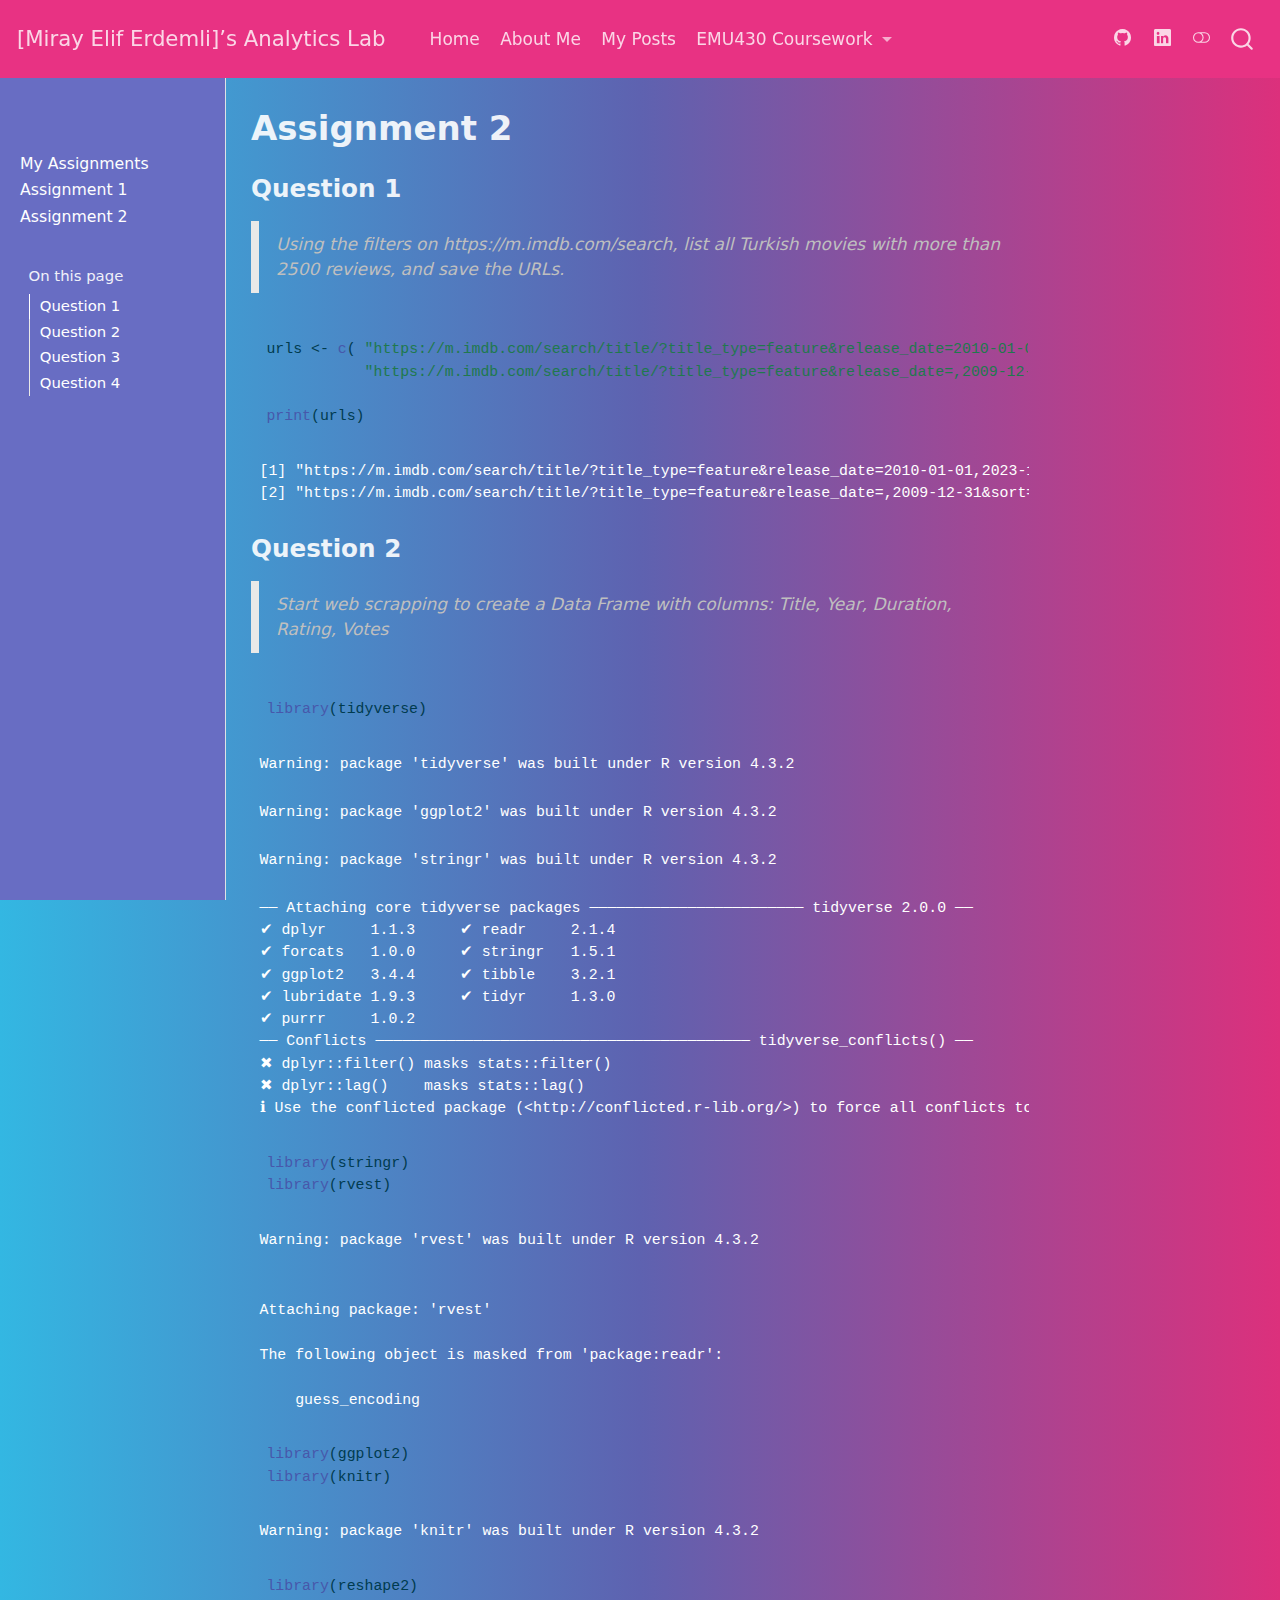
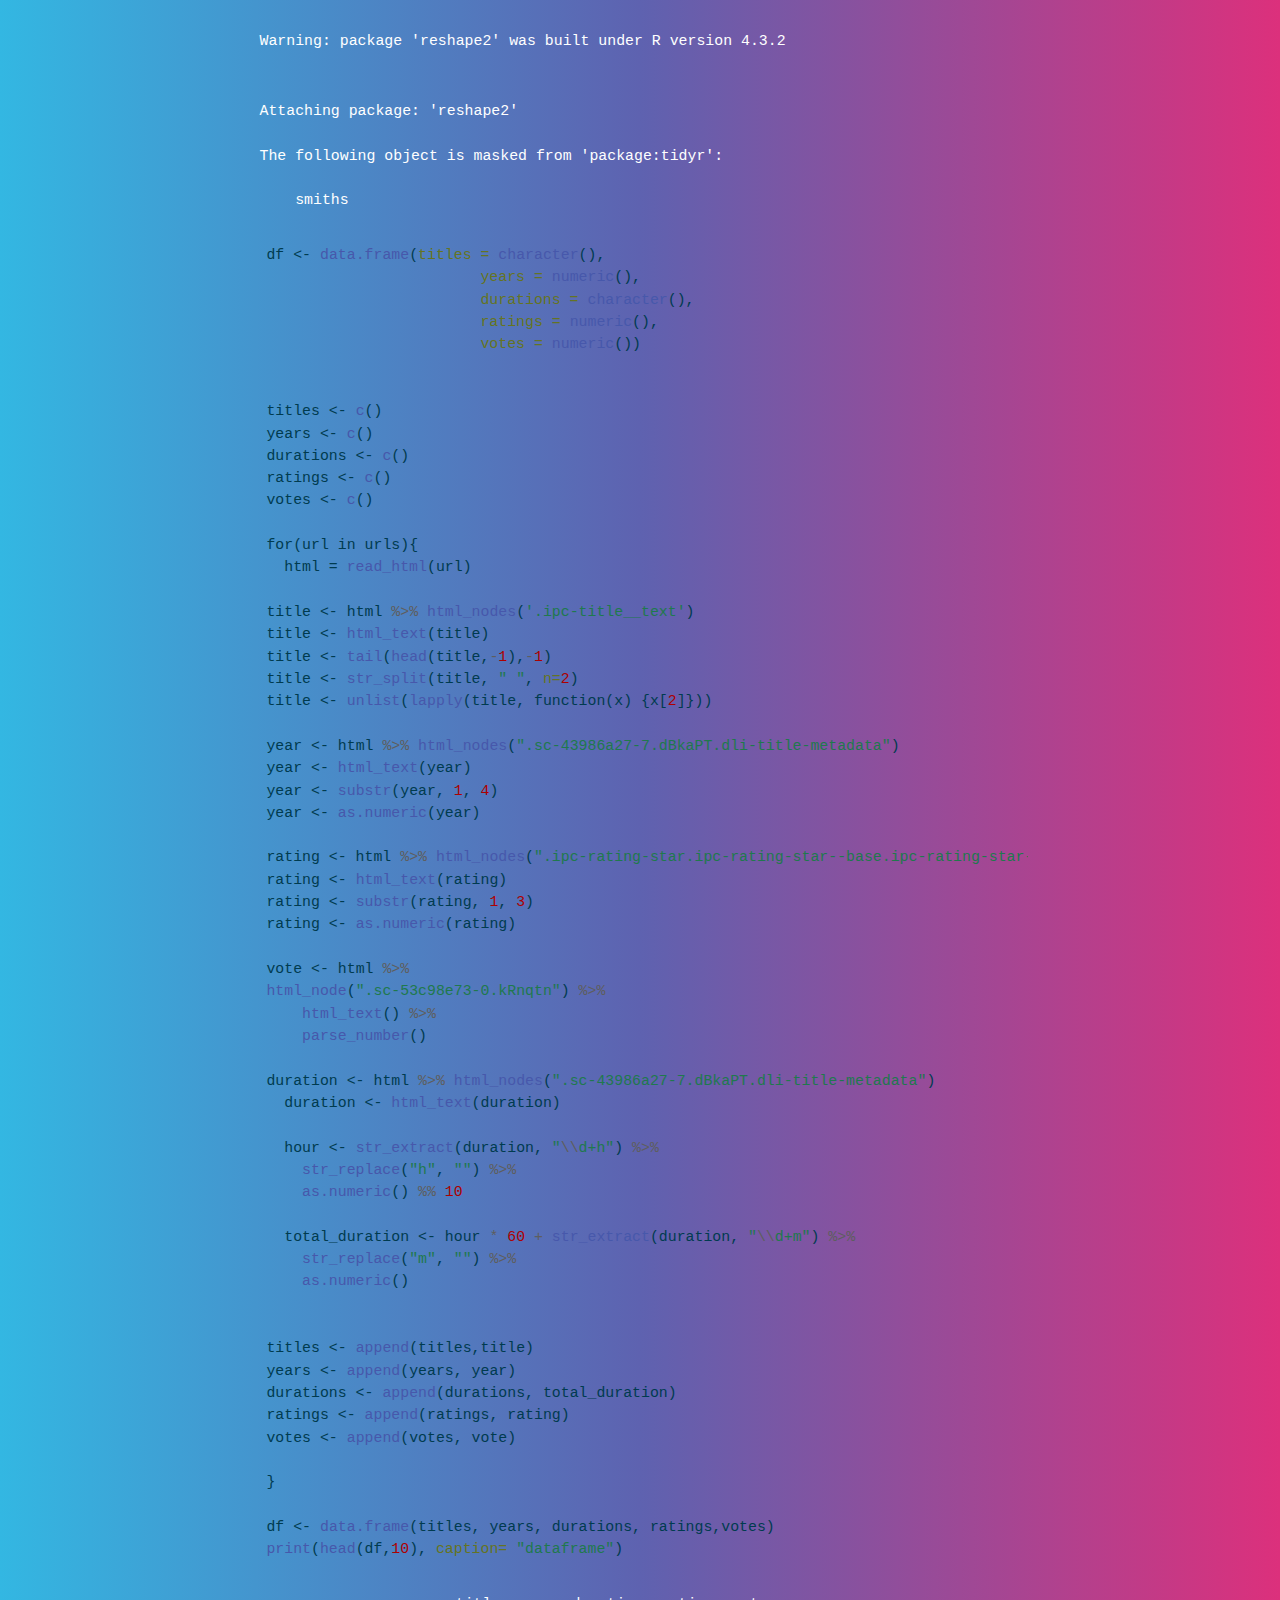
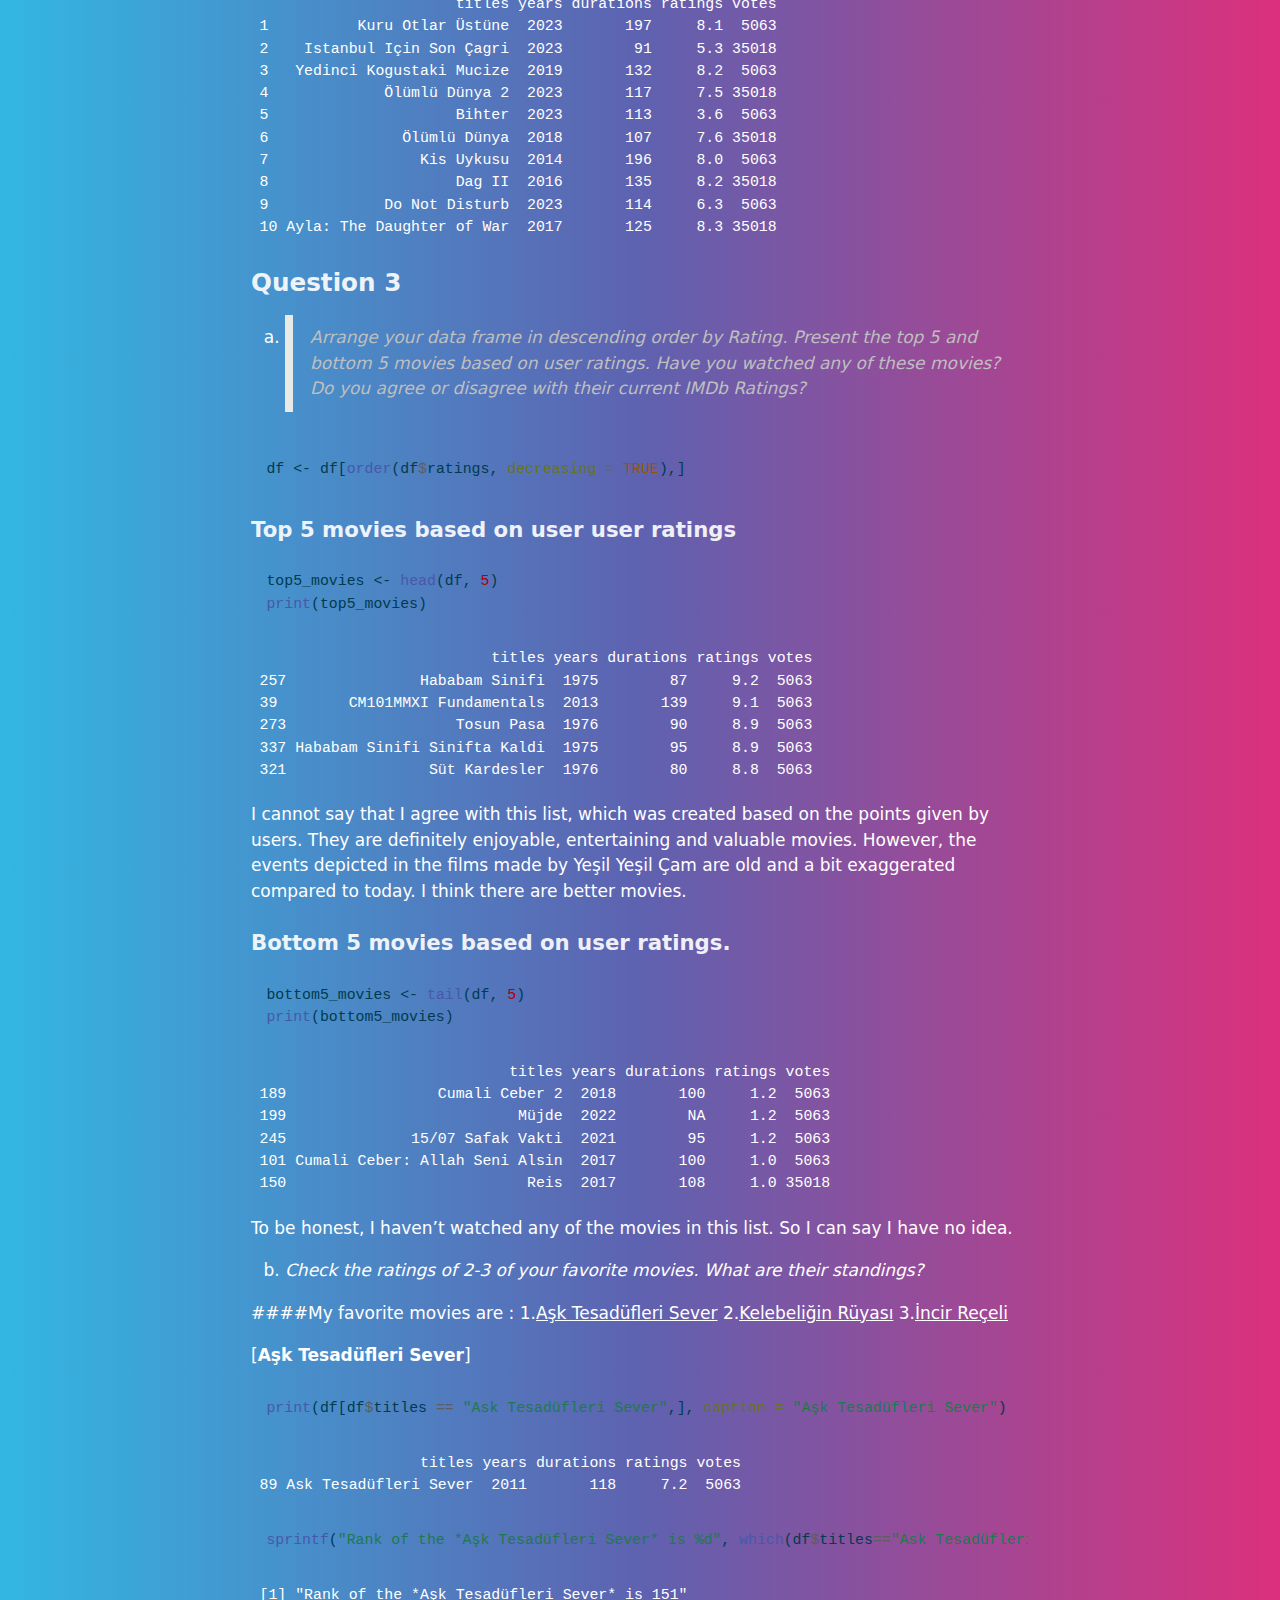
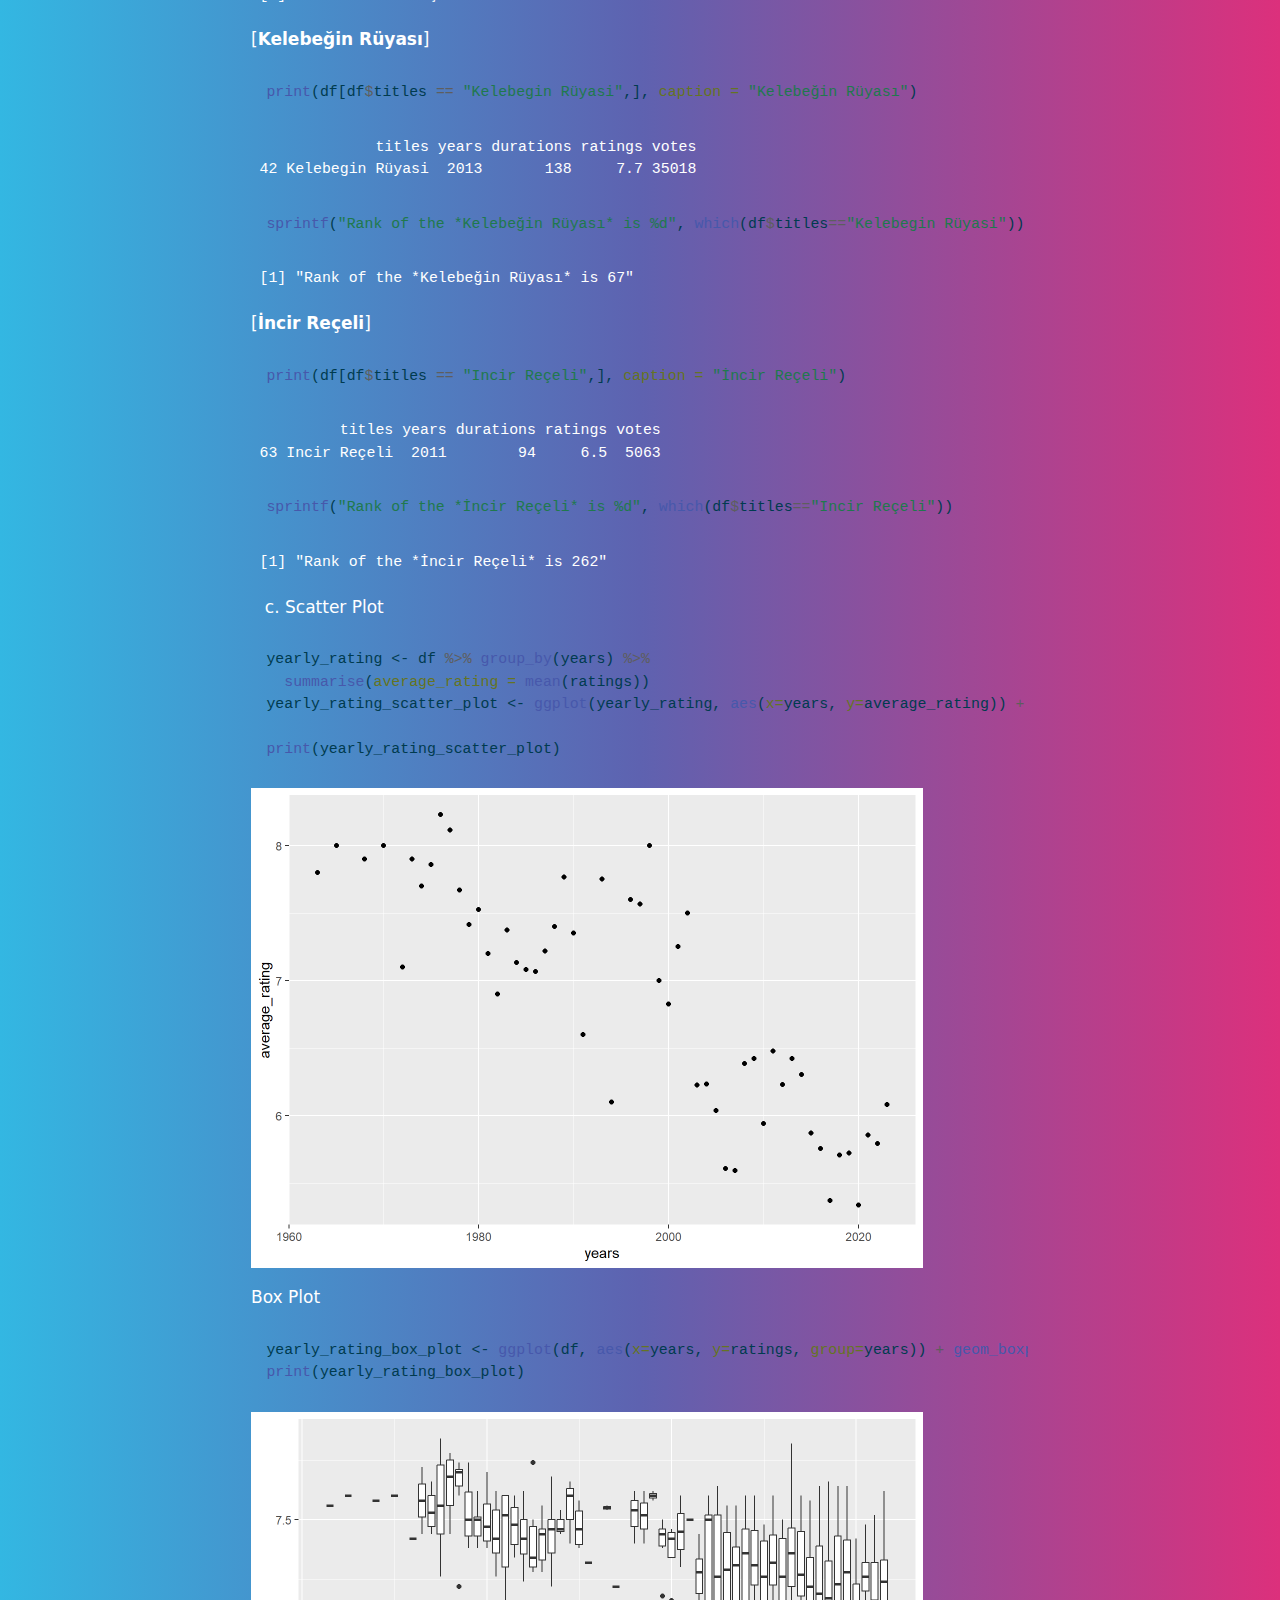
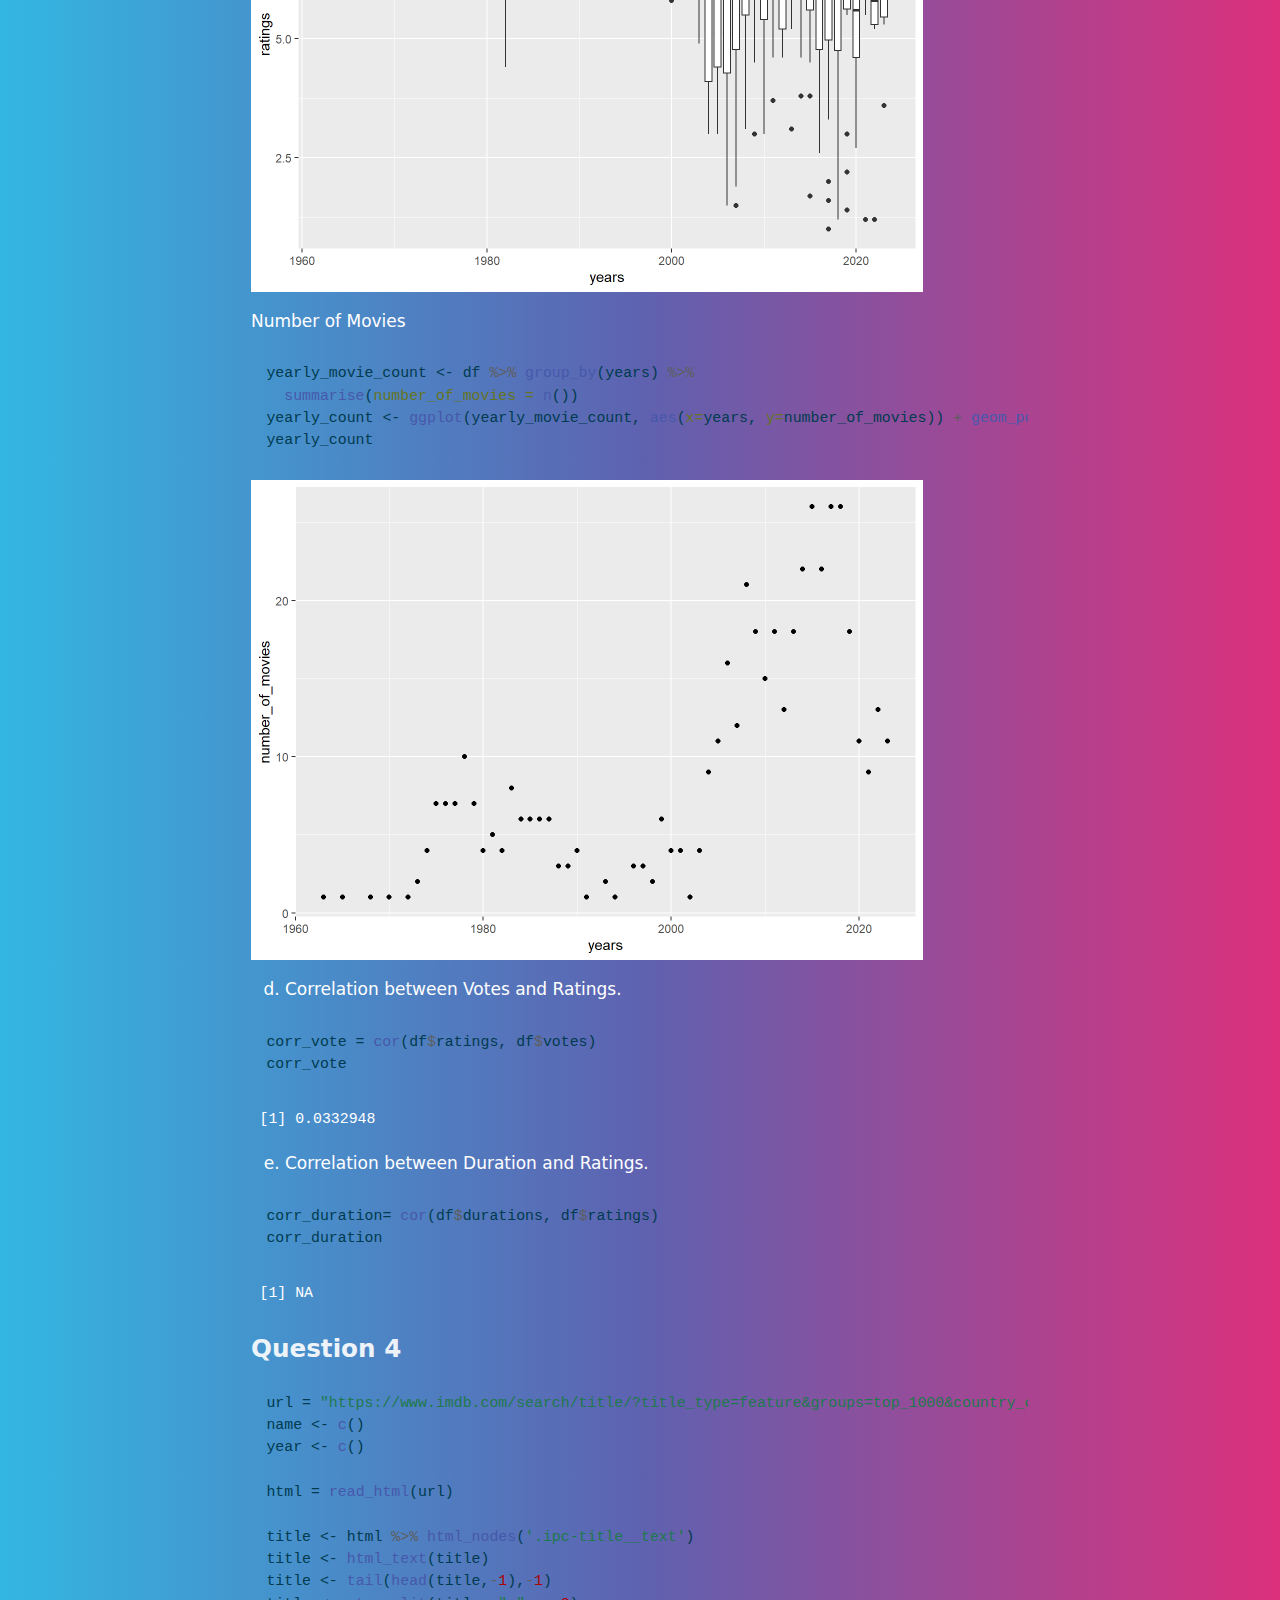
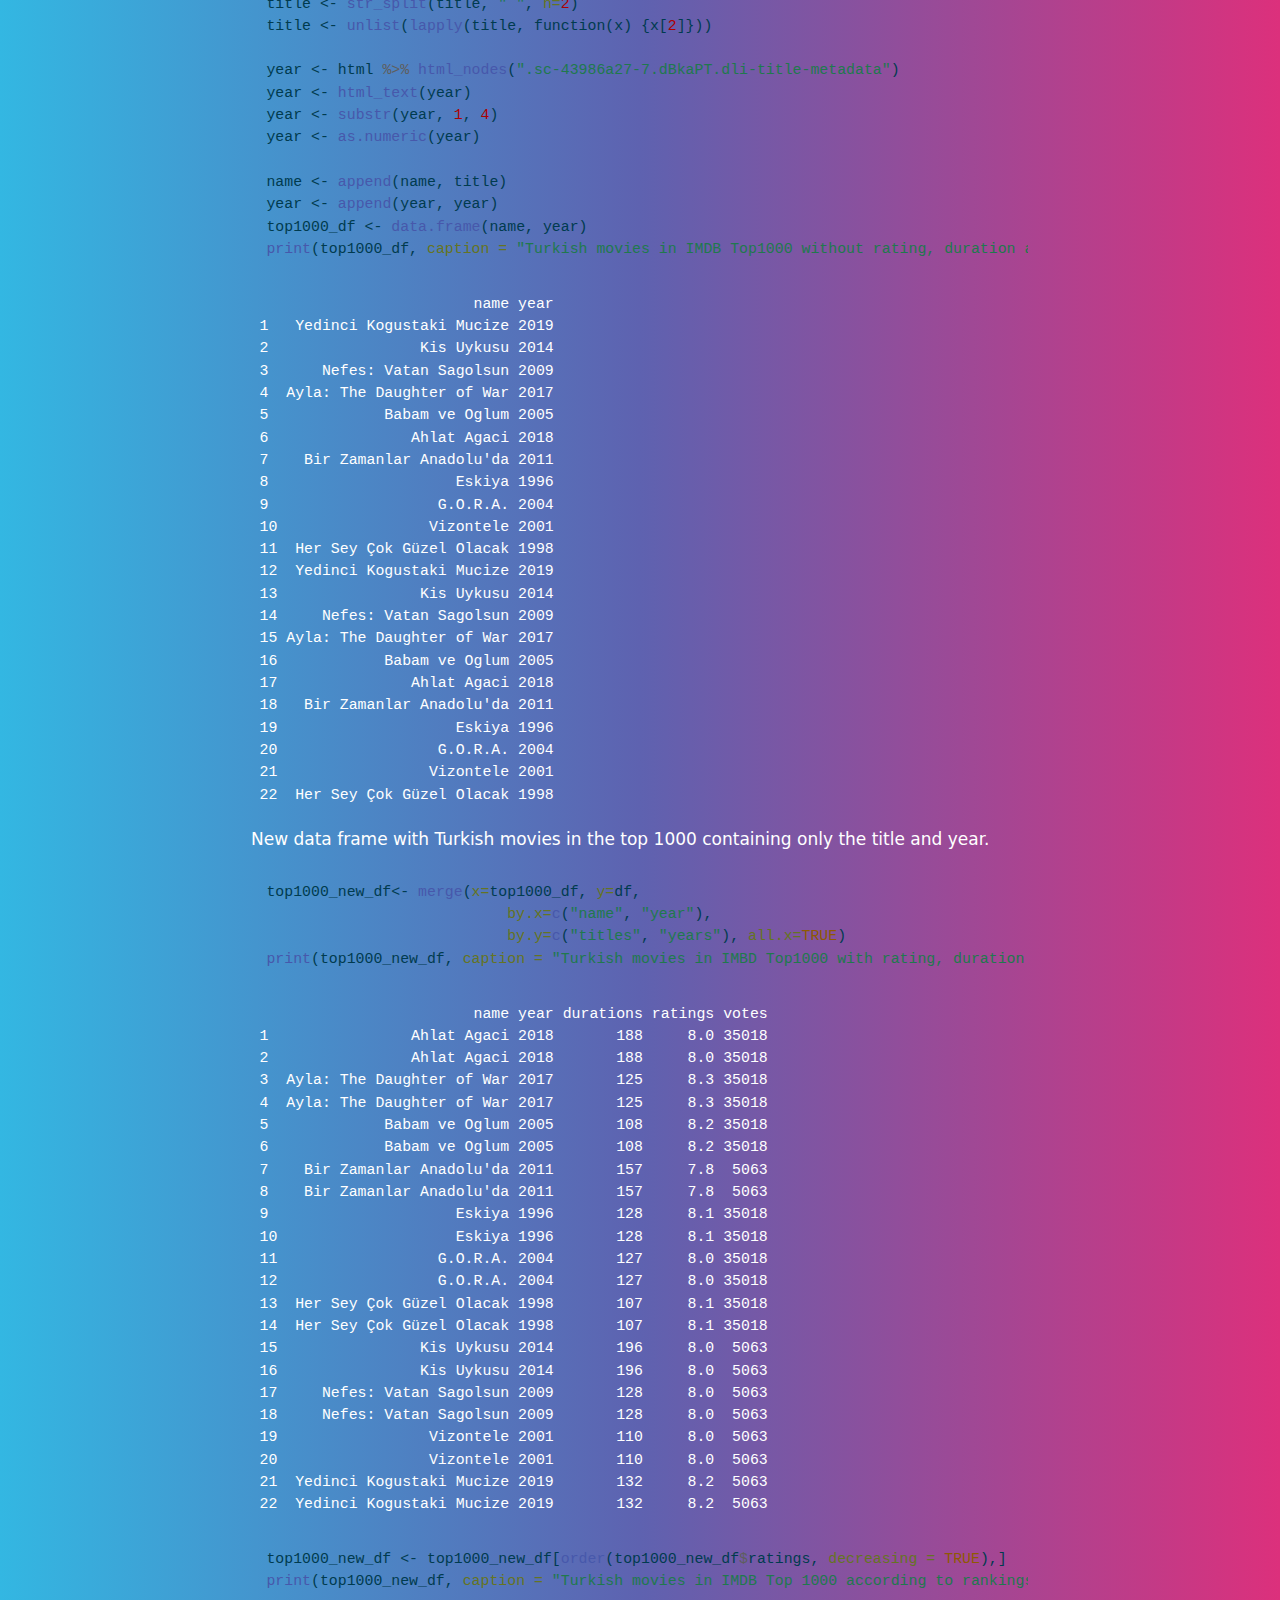
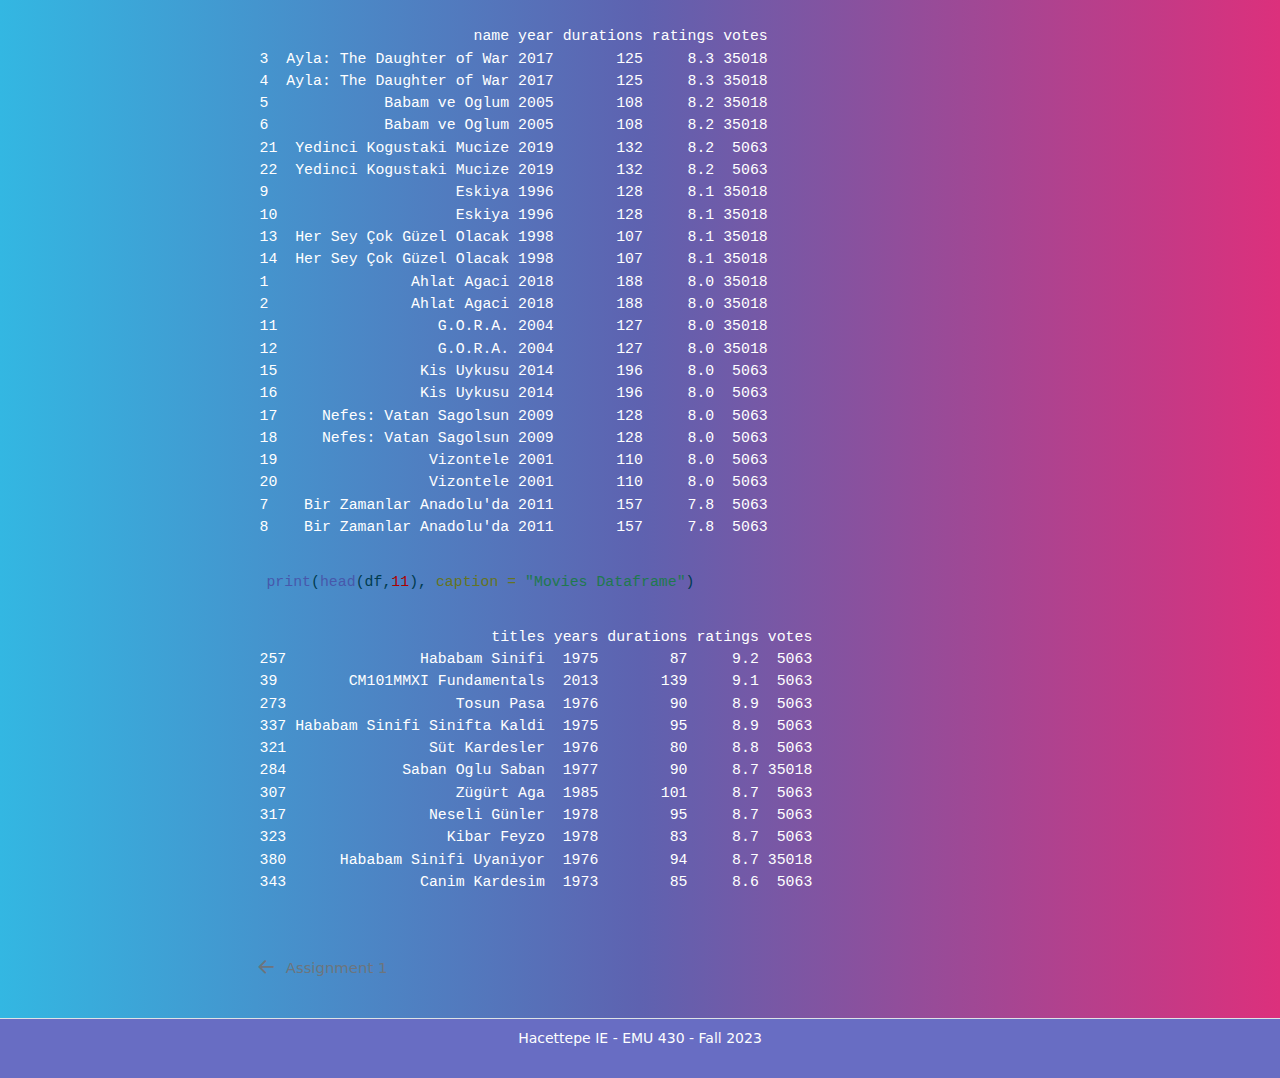
<file: docs/assignments/assignment-2.html>
<!DOCTYPE html>
<html xmlns="http://www.w3.org/1999/xhtml" lang="en" xml:lang="en"><head>

<meta charset="utf-8">
<meta name="generator" content="quarto-1.3.450">

<meta name="viewport" content="width=device-width, initial-scale=1.0, user-scalable=yes">


<title>[Miray Elif Erdemli]’s Analytics Lab - Assignment 2</title>
<style>
code{white-space: pre-wrap;}
span.smallcaps{font-variant: small-caps;}
div.columns{display: flex; gap: min(4vw, 1.5em);}
div.column{flex: auto; overflow-x: auto;}
div.hanging-indent{margin-left: 1.5em; text-indent: -1.5em;}
ul.task-list{list-style: none;}
ul.task-list li input[type="checkbox"] {
  width: 0.8em;
  margin: 0 0.8em 0.2em -1em; /* quarto-specific, see https://github.com/quarto-dev/quarto-cli/issues/4556 */ 
  vertical-align: middle;
}
/* CSS for syntax highlighting */
pre > code.sourceCode { white-space: pre; position: relative; }
pre > code.sourceCode > span { display: inline-block; line-height: 1.25; }
pre > code.sourceCode > span:empty { height: 1.2em; }
.sourceCode { overflow: visible; }
code.sourceCode > span { color: inherit; text-decoration: inherit; }
div.sourceCode { margin: 1em 0; }
pre.sourceCode { margin: 0; }
@media screen {
div.sourceCode { overflow: auto; }
}
@media print {
pre > code.sourceCode { white-space: pre-wrap; }
pre > code.sourceCode > span { text-indent: -5em; padding-left: 5em; }
}
pre.numberSource code
  { counter-reset: source-line 0; }
pre.numberSource code > span
  { position: relative; left: -4em; counter-increment: source-line; }
pre.numberSource code > span > a:first-child::before
  { content: counter(source-line);
    position: relative; left: -1em; text-align: right; vertical-align: baseline;
    border: none; display: inline-block;
    -webkit-touch-callout: none; -webkit-user-select: none;
    -khtml-user-select: none; -moz-user-select: none;
    -ms-user-select: none; user-select: none;
    padding: 0 4px; width: 4em;
  }
pre.numberSource { margin-left: 3em;  padding-left: 4px; }
div.sourceCode
  {   }
@media screen {
pre > code.sourceCode > span > a:first-child::before { text-decoration: underline; }
}
</style>


<script src="../site_libs/quarto-nav/quarto-nav.js"></script>
<script src="../site_libs/quarto-nav/headroom.min.js"></script>
<script src="../site_libs/clipboard/clipboard.min.js"></script>
<script src="../site_libs/quarto-search/autocomplete.umd.js"></script>
<script src="../site_libs/quarto-search/fuse.min.js"></script>
<script src="../site_libs/quarto-search/quarto-search.js"></script>
<meta name="quarto:offset" content="../">
<link href="../assignments/assignment-1.html" rel="prev">
<script src="../site_libs/quarto-html/quarto.js"></script>
<script src="../site_libs/quarto-html/popper.min.js"></script>
<script src="../site_libs/quarto-html/tippy.umd.min.js"></script>
<script src="../site_libs/quarto-html/anchor.min.js"></script>
<link href="../site_libs/quarto-html/tippy.css" rel="stylesheet">
<link href="../site_libs/quarto-html/quarto-syntax-highlighting.css" rel="stylesheet" class="quarto-color-scheme" id="quarto-text-highlighting-styles">
<link href="../site_libs/quarto-html/quarto-syntax-highlighting-dark.css" rel="prefetch" class="quarto-color-scheme quarto-color-alternate" id="quarto-text-highlighting-styles">
<script src="../site_libs/bootstrap/bootstrap.min.js"></script>
<link href="../site_libs/bootstrap/bootstrap-icons.css" rel="stylesheet">
<link href="../site_libs/bootstrap/bootstrap.min.css" rel="stylesheet" class="quarto-color-scheme" id="quarto-bootstrap" data-mode="light">
<link href="../site_libs/bootstrap/bootstrap-dark.min.css" rel="prefetch" class="quarto-color-scheme quarto-color-alternate" id="quarto-bootstrap" data-mode="light">
<script id="quarto-search-options" type="application/json">{
  "location": "navbar",
  "copy-button": false,
  "collapse-after": 3,
  "panel-placement": "end",
  "type": "overlay",
  "limit": 20,
  "language": {
    "search-no-results-text": "No results",
    "search-matching-documents-text": "matching documents",
    "search-copy-link-title": "Copy link to search",
    "search-hide-matches-text": "Hide additional matches",
    "search-more-match-text": "more match in this document",
    "search-more-matches-text": "more matches in this document",
    "search-clear-button-title": "Clear",
    "search-detached-cancel-button-title": "Cancel",
    "search-submit-button-title": "Submit",
    "search-label": "Search"
  }
}</script>


<link rel="stylesheet" href="../styles.css">
</head>

<body class="nav-sidebar docked nav-fixed">

<div id="quarto-search-results"></div>
  <header id="quarto-header" class="headroom fixed-top">
    <nav class="navbar navbar-expand-lg navbar-dark ">
      <div class="navbar-container container-fluid">
      <div class="navbar-brand-container">
    <a class="navbar-brand" href="../index.html">
    <span class="navbar-title">[Miray Elif Erdemli]’s Analytics Lab</span>
    </a>
  </div>
            <div id="quarto-search" class="" title="Search"></div>
          <button class="navbar-toggler" type="button" data-bs-toggle="collapse" data-bs-target="#navbarCollapse" aria-controls="navbarCollapse" aria-expanded="false" aria-label="Toggle navigation" onclick="if (window.quartoToggleHeadroom) { window.quartoToggleHeadroom(); }">
  <span class="navbar-toggler-icon"></span>
</button>
          <div class="collapse navbar-collapse" id="navbarCollapse">
            <ul class="navbar-nav navbar-nav-scroll me-auto">
  <li class="nav-item">
    <a class="nav-link" href="../index.html" rel="" target="">
 <span class="menu-text">Home</span></a>
  </li>  
  <li class="nav-item">
    <a class="nav-link" href="../about.html" rel="" target="">
 <span class="menu-text">About Me</span></a>
  </li>  
  <li class="nav-item">
    <a class="nav-link" href="../posts.html" rel="" target="">
 <span class="menu-text">My Posts</span></a>
  </li>  
  <li class="nav-item dropdown ">
    <a class="nav-link dropdown-toggle" href="#" id="nav-menu-emu430-coursework" role="button" data-bs-toggle="dropdown" aria-expanded="false" rel="" target="">
 <span class="menu-text">EMU430 Coursework</span>
    </a>
    <ul class="dropdown-menu" aria-labelledby="nav-menu-emu430-coursework">    
        <li>
    <a class="dropdown-item" href="../assignments.html" rel="" target="">
 <span class="dropdown-text">Assignments</span></a>
  </li>  
        <li>
    <a class="dropdown-item" href="../project.html" rel="" target="">
 <span class="dropdown-text">Project</span></a>
  </li>  
    </ul>
  </li>
</ul>
            <div class="quarto-navbar-tools ms-auto tools-wide">
    <a href="https://github.com/MirayElifErdemli" rel="" title="" class="quarto-navigation-tool px-1" aria-label=""><i class="bi bi-github"></i></a>
    <a href="https://www.linkedin.com/in/miray-elif-erdemli-0a48911a2/" rel="" title="" class="quarto-navigation-tool px-1" aria-label=""><i class="bi bi-linkedin"></i></a>
  <a href="" class="quarto-color-scheme-toggle quarto-navigation-tool  px-1" onclick="window.quartoToggleColorScheme(); return false;" title="Toggle dark mode"><i class="bi"></i></a>
</div>
          </div> <!-- /navcollapse -->
      </div> <!-- /container-fluid -->
    </nav>
  <nav class="quarto-secondary-nav">
    <div class="container-fluid d-flex">
      <button type="button" class="quarto-btn-toggle btn" data-bs-toggle="collapse" data-bs-target="#quarto-sidebar,#quarto-sidebar-glass" aria-controls="quarto-sidebar" aria-expanded="false" aria-label="Toggle sidebar navigation" onclick="if (window.quartoToggleHeadroom) { window.quartoToggleHeadroom(); }">
        <i class="bi bi-layout-text-sidebar-reverse"></i>
      </button>
      <nav class="quarto-page-breadcrumbs" aria-label="breadcrumb"><ol class="breadcrumb"><li class="breadcrumb-item"><a href="../assignments/assignment-2.html">Assignment 2</a></li></ol></nav>
      <a class="flex-grow-1" role="button" data-bs-toggle="collapse" data-bs-target="#quarto-sidebar,#quarto-sidebar-glass" aria-controls="quarto-sidebar" aria-expanded="false" aria-label="Toggle sidebar navigation" onclick="if (window.quartoToggleHeadroom) { window.quartoToggleHeadroom(); }">      
      </a>
      <button type="button" class="btn quarto-search-button" aria-label="" onclick="window.quartoOpenSearch();">
        <i class="bi bi-search"></i>
      </button>
    </div>
  </nav>
</header>
<!-- content -->
<div id="quarto-content" class="quarto-container page-columns page-rows-contents page-layout-article page-navbar">
<!-- sidebar -->
  <nav id="quarto-sidebar" class="sidebar collapse collapse-horizontal sidebar-navigation docked overflow-auto">
        <div class="mt-2 flex-shrink-0 align-items-center">
        <div class="sidebar-search">
        <div id="quarto-search" class="" title="Search"></div>
        </div>
        </div>
    <div class="sidebar-menu-container"> 
    <ul class="list-unstyled mt-1">
        <li class="sidebar-item">
  <div class="sidebar-item-container"> 
  <a href="../assignments.html" class="sidebar-item-text sidebar-link">
 <span class="menu-text">My Assignments</span></a>
  </div>
</li>
        <li class="sidebar-item">
  <div class="sidebar-item-container"> 
  <a href="../assignments/assignment-1.html" class="sidebar-item-text sidebar-link">
 <span class="menu-text">Assignment 1</span></a>
  </div>
</li>
        <li class="sidebar-item">
  <div class="sidebar-item-container"> 
  <a href="../assignments/assignment-2.html" class="sidebar-item-text sidebar-link active">
 <span class="menu-text">Assignment 2</span></a>
  </div>
</li>
    </ul>
    </div>
    <nav id="TOC" role="doc-toc" class="toc-active">
    <h2 id="toc-title">On this page</h2>
   
  <ul>
  <li><a href="#question-1" id="toc-question-1" class="nav-link active" data-scroll-target="#question-1">Question 1</a></li>
  <li><a href="#question-2" id="toc-question-2" class="nav-link" data-scroll-target="#question-2">Question 2</a></li>
  <li><a href="#question-3" id="toc-question-3" class="nav-link" data-scroll-target="#question-3">Question 3</a></li>
  <li><a href="#question-4" id="toc-question-4" class="nav-link" data-scroll-target="#question-4">Question 4</a></li>
  </ul>
</nav>
</nav>
<div id="quarto-sidebar-glass" data-bs-toggle="collapse" data-bs-target="#quarto-sidebar,#quarto-sidebar-glass"></div>
<!-- margin-sidebar -->
    <div id="quarto-margin-sidebar" class="sidebar margin-sidebar">
    </div>
<!-- main -->
<main class="content" id="quarto-document-content">

<header id="title-block-header" class="quarto-title-block default">
<div class="quarto-title">
<h1 class="title">Assignment 2</h1>
</div>



<div class="quarto-title-meta">

    
  
    
  </div>
  

</header>

<section id="question-1" class="level3">
<h3 class="anchored" data-anchor-id="question-1">Question 1</h3>
<blockquote class="blockquote">
<p><em>Using the filters on https://m.imdb.com/search, list all Turkish movies with more than 2500 reviews, and save the URLs.</em></p>
</blockquote>
<div class="cell">
<div class="sourceCode cell-code" id="cb1"><pre class="sourceCode r code-with-copy"><code class="sourceCode r"><span id="cb1-1"><a href="#cb1-1" aria-hidden="true" tabindex="-1"></a>urls <span class="ot">&lt;-</span> <span class="fu">c</span>( <span class="st">"https://m.imdb.com/search/title/?title_type=feature&amp;release_date=2010-01-01,2023-12-31&amp;sort=moviemeter,asc&amp;num_votes=2500,&amp;country_of_origin=TR&amp;count=250"</span>,</span>
<span id="cb1-2"><a href="#cb1-2" aria-hidden="true" tabindex="-1"></a>           <span class="st">"https://m.imdb.com/search/title/?title_type=feature&amp;release_date=,2009-12-31&amp;sort=moviemeter,asc&amp;num_votes=2500,&amp;country_of_origin=TR&amp;count=250"</span> )</span>
<span id="cb1-3"><a href="#cb1-3" aria-hidden="true" tabindex="-1"></a></span>
<span id="cb1-4"><a href="#cb1-4" aria-hidden="true" tabindex="-1"></a><span class="fu">print</span>(urls)</span></code><button title="Copy to Clipboard" class="code-copy-button"><i class="bi"></i></button></pre></div>
<div class="cell-output cell-output-stdout">
<pre><code>[1] "https://m.imdb.com/search/title/?title_type=feature&amp;release_date=2010-01-01,2023-12-31&amp;sort=moviemeter,asc&amp;num_votes=2500,&amp;country_of_origin=TR&amp;count=250"
[2] "https://m.imdb.com/search/title/?title_type=feature&amp;release_date=,2009-12-31&amp;sort=moviemeter,asc&amp;num_votes=2500,&amp;country_of_origin=TR&amp;count=250"          </code></pre>
</div>
</div>
</section>
<section id="question-2" class="level3">
<h3 class="anchored" data-anchor-id="question-2">Question 2</h3>
<blockquote class="blockquote">
<p><em>Start web scrapping to create a Data Frame with columns: Title, Year, Duration, Rating, Votes</em></p>
</blockquote>
<div class="cell">
<div class="sourceCode cell-code" id="cb3"><pre class="sourceCode r code-with-copy"><code class="sourceCode r"><span id="cb3-1"><a href="#cb3-1" aria-hidden="true" tabindex="-1"></a><span class="fu">library</span>(tidyverse)</span></code><button title="Copy to Clipboard" class="code-copy-button"><i class="bi"></i></button></pre></div>
<div class="cell-output cell-output-stderr">
<pre><code>Warning: package 'tidyverse' was built under R version 4.3.2</code></pre>
</div>
<div class="cell-output cell-output-stderr">
<pre><code>Warning: package 'ggplot2' was built under R version 4.3.2</code></pre>
</div>
<div class="cell-output cell-output-stderr">
<pre><code>Warning: package 'stringr' was built under R version 4.3.2</code></pre>
</div>
<div class="cell-output cell-output-stderr">
<pre><code>── Attaching core tidyverse packages ──────────────────────── tidyverse 2.0.0 ──
✔ dplyr     1.1.3     ✔ readr     2.1.4
✔ forcats   1.0.0     ✔ stringr   1.5.1
✔ ggplot2   3.4.4     ✔ tibble    3.2.1
✔ lubridate 1.9.3     ✔ tidyr     1.3.0
✔ purrr     1.0.2     
── Conflicts ────────────────────────────────────────── tidyverse_conflicts() ──
✖ dplyr::filter() masks stats::filter()
✖ dplyr::lag()    masks stats::lag()
ℹ Use the conflicted package (&lt;http://conflicted.r-lib.org/&gt;) to force all conflicts to become errors</code></pre>
</div>
<div class="sourceCode cell-code" id="cb8"><pre class="sourceCode r code-with-copy"><code class="sourceCode r"><span id="cb8-1"><a href="#cb8-1" aria-hidden="true" tabindex="-1"></a><span class="fu">library</span>(stringr)</span>
<span id="cb8-2"><a href="#cb8-2" aria-hidden="true" tabindex="-1"></a><span class="fu">library</span>(rvest)</span></code><button title="Copy to Clipboard" class="code-copy-button"><i class="bi"></i></button></pre></div>
<div class="cell-output cell-output-stderr">
<pre><code>Warning: package 'rvest' was built under R version 4.3.2</code></pre>
</div>
<div class="cell-output cell-output-stderr">
<pre><code>
Attaching package: 'rvest'

The following object is masked from 'package:readr':

    guess_encoding</code></pre>
</div>
<div class="sourceCode cell-code" id="cb11"><pre class="sourceCode r code-with-copy"><code class="sourceCode r"><span id="cb11-1"><a href="#cb11-1" aria-hidden="true" tabindex="-1"></a><span class="fu">library</span>(ggplot2)</span>
<span id="cb11-2"><a href="#cb11-2" aria-hidden="true" tabindex="-1"></a><span class="fu">library</span>(knitr)</span></code><button title="Copy to Clipboard" class="code-copy-button"><i class="bi"></i></button></pre></div>
<div class="cell-output cell-output-stderr">
<pre><code>Warning: package 'knitr' was built under R version 4.3.2</code></pre>
</div>
<div class="sourceCode cell-code" id="cb13"><pre class="sourceCode r code-with-copy"><code class="sourceCode r"><span id="cb13-1"><a href="#cb13-1" aria-hidden="true" tabindex="-1"></a><span class="fu">library</span>(reshape2)</span></code><button title="Copy to Clipboard" class="code-copy-button"><i class="bi"></i></button></pre></div>
<div class="cell-output cell-output-stderr">
<pre><code>Warning: package 'reshape2' was built under R version 4.3.2</code></pre>
</div>
<div class="cell-output cell-output-stderr">
<pre><code>
Attaching package: 'reshape2'

The following object is masked from 'package:tidyr':

    smiths</code></pre>
</div>
<div class="sourceCode cell-code" id="cb16"><pre class="sourceCode r code-with-copy"><code class="sourceCode r"><span id="cb16-1"><a href="#cb16-1" aria-hidden="true" tabindex="-1"></a>df <span class="ot">&lt;-</span> <span class="fu">data.frame</span>(<span class="at">titles =</span> <span class="fu">character</span>(),</span>
<span id="cb16-2"><a href="#cb16-2" aria-hidden="true" tabindex="-1"></a>                        <span class="at">years =</span> <span class="fu">numeric</span>(),</span>
<span id="cb16-3"><a href="#cb16-3" aria-hidden="true" tabindex="-1"></a>                        <span class="at">durations =</span> <span class="fu">character</span>(),</span>
<span id="cb16-4"><a href="#cb16-4" aria-hidden="true" tabindex="-1"></a>                        <span class="at">ratings =</span> <span class="fu">numeric</span>(),</span>
<span id="cb16-5"><a href="#cb16-5" aria-hidden="true" tabindex="-1"></a>                        <span class="at">votes =</span> <span class="fu">numeric</span>())</span>
<span id="cb16-6"><a href="#cb16-6" aria-hidden="true" tabindex="-1"></a>                    </span>
<span id="cb16-7"><a href="#cb16-7" aria-hidden="true" tabindex="-1"></a></span>
<span id="cb16-8"><a href="#cb16-8" aria-hidden="true" tabindex="-1"></a>titles <span class="ot">&lt;-</span> <span class="fu">c</span>()</span>
<span id="cb16-9"><a href="#cb16-9" aria-hidden="true" tabindex="-1"></a>years <span class="ot">&lt;-</span> <span class="fu">c</span>()</span>
<span id="cb16-10"><a href="#cb16-10" aria-hidden="true" tabindex="-1"></a>durations <span class="ot">&lt;-</span> <span class="fu">c</span>()</span>
<span id="cb16-11"><a href="#cb16-11" aria-hidden="true" tabindex="-1"></a>ratings <span class="ot">&lt;-</span> <span class="fu">c</span>()</span>
<span id="cb16-12"><a href="#cb16-12" aria-hidden="true" tabindex="-1"></a>votes <span class="ot">&lt;-</span> <span class="fu">c</span>()</span>
<span id="cb16-13"><a href="#cb16-13" aria-hidden="true" tabindex="-1"></a></span>
<span id="cb16-14"><a href="#cb16-14" aria-hidden="true" tabindex="-1"></a><span class="cf">for</span>(url <span class="cf">in</span> urls){</span>
<span id="cb16-15"><a href="#cb16-15" aria-hidden="true" tabindex="-1"></a>  html <span class="ot">=</span> <span class="fu">read_html</span>(url)</span>
<span id="cb16-16"><a href="#cb16-16" aria-hidden="true" tabindex="-1"></a>  </span>
<span id="cb16-17"><a href="#cb16-17" aria-hidden="true" tabindex="-1"></a>title <span class="ot">&lt;-</span> html <span class="sc">%&gt;%</span> <span class="fu">html_nodes</span>(<span class="st">'.ipc-title__text'</span>)</span>
<span id="cb16-18"><a href="#cb16-18" aria-hidden="true" tabindex="-1"></a>title <span class="ot">&lt;-</span> <span class="fu">html_text</span>(title)</span>
<span id="cb16-19"><a href="#cb16-19" aria-hidden="true" tabindex="-1"></a>title <span class="ot">&lt;-</span> <span class="fu">tail</span>(<span class="fu">head</span>(title,<span class="sc">-</span><span class="dv">1</span>),<span class="sc">-</span><span class="dv">1</span>)</span>
<span id="cb16-20"><a href="#cb16-20" aria-hidden="true" tabindex="-1"></a>title <span class="ot">&lt;-</span> <span class="fu">str_split</span>(title, <span class="st">" "</span>, <span class="at">n=</span><span class="dv">2</span>)</span>
<span id="cb16-21"><a href="#cb16-21" aria-hidden="true" tabindex="-1"></a>title <span class="ot">&lt;-</span> <span class="fu">unlist</span>(<span class="fu">lapply</span>(title, <span class="cf">function</span>(x) {x[<span class="dv">2</span>]}))</span>
<span id="cb16-22"><a href="#cb16-22" aria-hidden="true" tabindex="-1"></a>  </span>
<span id="cb16-23"><a href="#cb16-23" aria-hidden="true" tabindex="-1"></a>year <span class="ot">&lt;-</span> html <span class="sc">%&gt;%</span> <span class="fu">html_nodes</span>(<span class="st">".sc-43986a27-7.dBkaPT.dli-title-metadata"</span>)</span>
<span id="cb16-24"><a href="#cb16-24" aria-hidden="true" tabindex="-1"></a>year <span class="ot">&lt;-</span> <span class="fu">html_text</span>(year)</span>
<span id="cb16-25"><a href="#cb16-25" aria-hidden="true" tabindex="-1"></a>year <span class="ot">&lt;-</span> <span class="fu">substr</span>(year, <span class="dv">1</span>, <span class="dv">4</span>)</span>
<span id="cb16-26"><a href="#cb16-26" aria-hidden="true" tabindex="-1"></a>year <span class="ot">&lt;-</span> <span class="fu">as.numeric</span>(year)</span>
<span id="cb16-27"><a href="#cb16-27" aria-hidden="true" tabindex="-1"></a></span>
<span id="cb16-28"><a href="#cb16-28" aria-hidden="true" tabindex="-1"></a>rating <span class="ot">&lt;-</span> html <span class="sc">%&gt;%</span> <span class="fu">html_nodes</span>(<span class="st">".ipc-rating-star.ipc-rating-star--base.ipc-rating-star--imdb.ratingGroup--imdb-rating"</span>)</span>
<span id="cb16-29"><a href="#cb16-29" aria-hidden="true" tabindex="-1"></a>rating <span class="ot">&lt;-</span> <span class="fu">html_text</span>(rating)</span>
<span id="cb16-30"><a href="#cb16-30" aria-hidden="true" tabindex="-1"></a>rating <span class="ot">&lt;-</span> <span class="fu">substr</span>(rating, <span class="dv">1</span>, <span class="dv">3</span>)</span>
<span id="cb16-31"><a href="#cb16-31" aria-hidden="true" tabindex="-1"></a>rating <span class="ot">&lt;-</span> <span class="fu">as.numeric</span>(rating)</span>
<span id="cb16-32"><a href="#cb16-32" aria-hidden="true" tabindex="-1"></a></span>
<span id="cb16-33"><a href="#cb16-33" aria-hidden="true" tabindex="-1"></a>vote <span class="ot">&lt;-</span> html <span class="sc">%&gt;%</span></span>
<span id="cb16-34"><a href="#cb16-34" aria-hidden="true" tabindex="-1"></a><span class="fu">html_node</span>(<span class="st">".sc-53c98e73-0.kRnqtn"</span>) <span class="sc">%&gt;%</span></span>
<span id="cb16-35"><a href="#cb16-35" aria-hidden="true" tabindex="-1"></a>    <span class="fu">html_text</span>() <span class="sc">%&gt;%</span></span>
<span id="cb16-36"><a href="#cb16-36" aria-hidden="true" tabindex="-1"></a>    <span class="fu">parse_number</span>()</span>
<span id="cb16-37"><a href="#cb16-37" aria-hidden="true" tabindex="-1"></a></span>
<span id="cb16-38"><a href="#cb16-38" aria-hidden="true" tabindex="-1"></a>duration <span class="ot">&lt;-</span> html <span class="sc">%&gt;%</span> <span class="fu">html_nodes</span>(<span class="st">".sc-43986a27-7.dBkaPT.dli-title-metadata"</span>)</span>
<span id="cb16-39"><a href="#cb16-39" aria-hidden="true" tabindex="-1"></a>  duration <span class="ot">&lt;-</span> <span class="fu">html_text</span>(duration)</span>
<span id="cb16-40"><a href="#cb16-40" aria-hidden="true" tabindex="-1"></a>  </span>
<span id="cb16-41"><a href="#cb16-41" aria-hidden="true" tabindex="-1"></a>  hour <span class="ot">&lt;-</span> <span class="fu">str_extract</span>(duration, <span class="st">"</span><span class="sc">\\</span><span class="st">d+h"</span>) <span class="sc">%&gt;%</span></span>
<span id="cb16-42"><a href="#cb16-42" aria-hidden="true" tabindex="-1"></a>    <span class="fu">str_replace</span>(<span class="st">"h"</span>, <span class="st">""</span>) <span class="sc">%&gt;%</span></span>
<span id="cb16-43"><a href="#cb16-43" aria-hidden="true" tabindex="-1"></a>    <span class="fu">as.numeric</span>() <span class="sc">%%</span> <span class="dv">10</span></span>
<span id="cb16-44"><a href="#cb16-44" aria-hidden="true" tabindex="-1"></a>  </span>
<span id="cb16-45"><a href="#cb16-45" aria-hidden="true" tabindex="-1"></a>  total_duration <span class="ot">&lt;-</span> hour <span class="sc">*</span> <span class="dv">60</span> <span class="sc">+</span> <span class="fu">str_extract</span>(duration, <span class="st">"</span><span class="sc">\\</span><span class="st">d+m"</span>) <span class="sc">%&gt;%</span></span>
<span id="cb16-46"><a href="#cb16-46" aria-hidden="true" tabindex="-1"></a>    <span class="fu">str_replace</span>(<span class="st">"m"</span>, <span class="st">""</span>) <span class="sc">%&gt;%</span></span>
<span id="cb16-47"><a href="#cb16-47" aria-hidden="true" tabindex="-1"></a>    <span class="fu">as.numeric</span>()</span>
<span id="cb16-48"><a href="#cb16-48" aria-hidden="true" tabindex="-1"></a></span>
<span id="cb16-49"><a href="#cb16-49" aria-hidden="true" tabindex="-1"></a>  </span>
<span id="cb16-50"><a href="#cb16-50" aria-hidden="true" tabindex="-1"></a>titles <span class="ot">&lt;-</span> <span class="fu">append</span>(titles,title)</span>
<span id="cb16-51"><a href="#cb16-51" aria-hidden="true" tabindex="-1"></a>years <span class="ot">&lt;-</span> <span class="fu">append</span>(years, year)</span>
<span id="cb16-52"><a href="#cb16-52" aria-hidden="true" tabindex="-1"></a>durations <span class="ot">&lt;-</span> <span class="fu">append</span>(durations, total_duration)</span>
<span id="cb16-53"><a href="#cb16-53" aria-hidden="true" tabindex="-1"></a>ratings <span class="ot">&lt;-</span> <span class="fu">append</span>(ratings, rating)</span>
<span id="cb16-54"><a href="#cb16-54" aria-hidden="true" tabindex="-1"></a>votes <span class="ot">&lt;-</span> <span class="fu">append</span>(votes, vote)</span>
<span id="cb16-55"><a href="#cb16-55" aria-hidden="true" tabindex="-1"></a>  </span>
<span id="cb16-56"><a href="#cb16-56" aria-hidden="true" tabindex="-1"></a>}</span>
<span id="cb16-57"><a href="#cb16-57" aria-hidden="true" tabindex="-1"></a></span>
<span id="cb16-58"><a href="#cb16-58" aria-hidden="true" tabindex="-1"></a>df <span class="ot">&lt;-</span> <span class="fu">data.frame</span>(titles, years, durations, ratings,votes)</span>
<span id="cb16-59"><a href="#cb16-59" aria-hidden="true" tabindex="-1"></a><span class="fu">print</span>(<span class="fu">head</span>(df,<span class="dv">10</span>), <span class="at">caption=</span> <span class="st">"dataframe"</span>)</span></code><button title="Copy to Clipboard" class="code-copy-button"><i class="bi"></i></button></pre></div>
<div class="cell-output cell-output-stdout">
<pre><code>                      titles years durations ratings votes
1          Kuru Otlar Üstüne  2023       197     8.1  5063
2    Istanbul Için Son Çagri  2023        91     5.3 35018
3   Yedinci Kogustaki Mucize  2019       132     8.2  5063
4             Ölümlü Dünya 2  2023       117     7.5 35018
5                     Bihter  2023       113     3.6  5063
6               Ölümlü Dünya  2018       107     7.6 35018
7                 Kis Uykusu  2014       196     8.0  5063
8                     Dag II  2016       135     8.2 35018
9             Do Not Disturb  2023       114     6.3  5063
10 Ayla: The Daughter of War  2017       125     8.3 35018</code></pre>
</div>
</div>
</section>
<section id="question-3" class="level3">
<h3 class="anchored" data-anchor-id="question-3">Question 3</h3>
<ol type="a">
<li><blockquote class="blockquote">
<p><em>Arrange your data frame in descending order by Rating. Present the top 5 and bottom 5 movies based on user ratings. Have you watched any of these movies? Do you agree or disagree with their current IMDb Ratings?</em></p>
</blockquote></li>
</ol>
<div class="cell">
<div class="sourceCode cell-code" id="cb18"><pre class="sourceCode r code-with-copy"><code class="sourceCode r"><span id="cb18-1"><a href="#cb18-1" aria-hidden="true" tabindex="-1"></a>df <span class="ot">&lt;-</span> df[<span class="fu">order</span>(df<span class="sc">$</span>ratings, <span class="at">decreasing =</span> <span class="cn">TRUE</span>),]</span></code><button title="Copy to Clipboard" class="code-copy-button"><i class="bi"></i></button></pre></div>
</div>
<section id="top-5-movies-based-on-user-user-ratings" class="level4">
<h4 class="anchored" data-anchor-id="top-5-movies-based-on-user-user-ratings">Top 5 movies based on user user ratings</h4>
<div class="cell">
<div class="sourceCode cell-code" id="cb19"><pre class="sourceCode r code-with-copy"><code class="sourceCode r"><span id="cb19-1"><a href="#cb19-1" aria-hidden="true" tabindex="-1"></a>top5_movies <span class="ot">&lt;-</span> <span class="fu">head</span>(df, <span class="dv">5</span>)</span>
<span id="cb19-2"><a href="#cb19-2" aria-hidden="true" tabindex="-1"></a><span class="fu">print</span>(top5_movies)</span></code><button title="Copy to Clipboard" class="code-copy-button"><i class="bi"></i></button></pre></div>
<div class="cell-output cell-output-stdout">
<pre><code>                          titles years durations ratings votes
257               Hababam Sinifi  1975        87     9.2  5063
39        CM101MMXI Fundamentals  2013       139     9.1  5063
273                   Tosun Pasa  1976        90     8.9  5063
337 Hababam Sinifi Sinifta Kaldi  1975        95     8.9  5063
321                Süt Kardesler  1976        80     8.8  5063</code></pre>
</div>
</div>
<p>I cannot say that I agree with this list, which was created based on the points given by users. They are definitely enjoyable, entertaining and valuable movies. However, the events depicted in the films made by Yeşil Yeşil Çam are old and a bit exaggerated compared to today. I think there are better movies.</p>
</section>
<section id="bottom-5-movies-based-on-user-ratings." class="level4">
<h4 class="anchored" data-anchor-id="bottom-5-movies-based-on-user-ratings.">Bottom 5 movies based on user ratings.</h4>
<div class="cell">
<div class="sourceCode cell-code" id="cb21"><pre class="sourceCode r code-with-copy"><code class="sourceCode r"><span id="cb21-1"><a href="#cb21-1" aria-hidden="true" tabindex="-1"></a>bottom5_movies <span class="ot">&lt;-</span> <span class="fu">tail</span>(df, <span class="dv">5</span>)</span>
<span id="cb21-2"><a href="#cb21-2" aria-hidden="true" tabindex="-1"></a><span class="fu">print</span>(bottom5_movies)</span></code><button title="Copy to Clipboard" class="code-copy-button"><i class="bi"></i></button></pre></div>
<div class="cell-output cell-output-stdout">
<pre><code>                            titles years durations ratings votes
189                 Cumali Ceber 2  2018       100     1.2  5063
199                          Müjde  2022        NA     1.2  5063
245              15/07 Safak Vakti  2021        95     1.2  5063
101 Cumali Ceber: Allah Seni Alsin  2017       100     1.0  5063
150                           Reis  2017       108     1.0 35018</code></pre>
</div>
</div>
<p>To be honest, I haven’t watched any of the movies in this list. So I can say I have no idea.</p>
<ol start="2" type="a">
<li><em>Check the ratings of 2-3 of your favorite movies. What are their standings?</em></li>
</ol>
<p>####My favorite movies are : 1.<a href="https://m.imdb.com/title/tt1807950/">Aşk Tesadüfleri Sever</a> 2.<a href="https://m.imdb.com/title/tt2608224/">Kelebeliğin Rüyası</a> 3.<a href="https://m.imdb.com/title/tt1808197/">İncir Reçeli</a></p>
<p>[<strong>Aşk Tesadüfleri Sever</strong>]</p>
<div class="cell">
<div class="sourceCode cell-code" id="cb23"><pre class="sourceCode r code-with-copy"><code class="sourceCode r"><span id="cb23-1"><a href="#cb23-1" aria-hidden="true" tabindex="-1"></a><span class="fu">print</span>(df[df<span class="sc">$</span>titles <span class="sc">==</span> <span class="st">"Ask Tesadüfleri Sever"</span>,], <span class="at">caption =</span> <span class="st">"Aşk Tesadüfleri Sever"</span>)</span></code><button title="Copy to Clipboard" class="code-copy-button"><i class="bi"></i></button></pre></div>
<div class="cell-output cell-output-stdout">
<pre><code>                  titles years durations ratings votes
89 Ask Tesadüfleri Sever  2011       118     7.2  5063</code></pre>
</div>
<div class="sourceCode cell-code" id="cb25"><pre class="sourceCode r code-with-copy"><code class="sourceCode r"><span id="cb25-1"><a href="#cb25-1" aria-hidden="true" tabindex="-1"></a><span class="fu">sprintf</span>(<span class="st">"Rank of the *Aşk Tesadüfleri Sever* is %d"</span>, <span class="fu">which</span>(df<span class="sc">$</span>titles<span class="sc">==</span><span class="st">"Ask Tesadüfleri Sever"</span>))</span></code><button title="Copy to Clipboard" class="code-copy-button"><i class="bi"></i></button></pre></div>
<div class="cell-output cell-output-stdout">
<pre><code>[1] "Rank of the *Aşk Tesadüfleri Sever* is 151"</code></pre>
</div>
</div>
<p>[<strong>Kelebeğin Rüyası</strong>]</p>
<div class="cell">
<div class="sourceCode cell-code" id="cb27"><pre class="sourceCode r code-with-copy"><code class="sourceCode r"><span id="cb27-1"><a href="#cb27-1" aria-hidden="true" tabindex="-1"></a><span class="fu">print</span>(df[df<span class="sc">$</span>titles <span class="sc">==</span> <span class="st">"Kelebegin Rüyasi"</span>,], <span class="at">caption =</span> <span class="st">"Kelebeğin Rüyası"</span>)</span></code><button title="Copy to Clipboard" class="code-copy-button"><i class="bi"></i></button></pre></div>
<div class="cell-output cell-output-stdout">
<pre><code>             titles years durations ratings votes
42 Kelebegin Rüyasi  2013       138     7.7 35018</code></pre>
</div>
<div class="sourceCode cell-code" id="cb29"><pre class="sourceCode r code-with-copy"><code class="sourceCode r"><span id="cb29-1"><a href="#cb29-1" aria-hidden="true" tabindex="-1"></a><span class="fu">sprintf</span>(<span class="st">"Rank of the *Kelebeğin Rüyası* is %d"</span>, <span class="fu">which</span>(df<span class="sc">$</span>titles<span class="sc">==</span><span class="st">"Kelebegin Rüyasi"</span>))</span></code><button title="Copy to Clipboard" class="code-copy-button"><i class="bi"></i></button></pre></div>
<div class="cell-output cell-output-stdout">
<pre><code>[1] "Rank of the *Kelebeğin Rüyası* is 67"</code></pre>
</div>
</div>
<p>[<strong>İncir Reçeli</strong>]</p>
<div class="cell">
<div class="sourceCode cell-code" id="cb31"><pre class="sourceCode r code-with-copy"><code class="sourceCode r"><span id="cb31-1"><a href="#cb31-1" aria-hidden="true" tabindex="-1"></a><span class="fu">print</span>(df[df<span class="sc">$</span>titles <span class="sc">==</span> <span class="st">"Incir Reçeli"</span>,], <span class="at">caption =</span> <span class="st">"İncir Reçeli"</span>)</span></code><button title="Copy to Clipboard" class="code-copy-button"><i class="bi"></i></button></pre></div>
<div class="cell-output cell-output-stdout">
<pre><code>         titles years durations ratings votes
63 Incir Reçeli  2011        94     6.5  5063</code></pre>
</div>
<div class="sourceCode cell-code" id="cb33"><pre class="sourceCode r code-with-copy"><code class="sourceCode r"><span id="cb33-1"><a href="#cb33-1" aria-hidden="true" tabindex="-1"></a><span class="fu">sprintf</span>(<span class="st">"Rank of the *İncir Reçeli* is %d"</span>, <span class="fu">which</span>(df<span class="sc">$</span>titles<span class="sc">==</span><span class="st">"Incir Reçeli"</span>))</span></code><button title="Copy to Clipboard" class="code-copy-button"><i class="bi"></i></button></pre></div>
<div class="cell-output cell-output-stdout">
<pre><code>[1] "Rank of the *İncir Reçeli* is 262"</code></pre>
</div>
</div>
<ol start="3" type="a">
<li>Scatter Plot</li>
</ol>
<div class="cell">
<div class="sourceCode cell-code" id="cb35"><pre class="sourceCode r code-with-copy"><code class="sourceCode r"><span id="cb35-1"><a href="#cb35-1" aria-hidden="true" tabindex="-1"></a>yearly_rating <span class="ot">&lt;-</span> df <span class="sc">%&gt;%</span> <span class="fu">group_by</span>(years) <span class="sc">%&gt;%</span></span>
<span id="cb35-2"><a href="#cb35-2" aria-hidden="true" tabindex="-1"></a>  <span class="fu">summarise</span>(<span class="at">average_rating =</span> <span class="fu">mean</span>(ratings))</span>
<span id="cb35-3"><a href="#cb35-3" aria-hidden="true" tabindex="-1"></a>yearly_rating_scatter_plot <span class="ot">&lt;-</span> <span class="fu">ggplot</span>(yearly_rating, <span class="fu">aes</span>(<span class="at">x=</span>years, <span class="at">y=</span>average_rating)) <span class="sc">+</span> <span class="fu">geom_point</span>()</span>
<span id="cb35-4"><a href="#cb35-4" aria-hidden="true" tabindex="-1"></a></span>
<span id="cb35-5"><a href="#cb35-5" aria-hidden="true" tabindex="-1"></a><span class="fu">print</span>(yearly_rating_scatter_plot)</span></code><button title="Copy to Clipboard" class="code-copy-button"><i class="bi"></i></button></pre></div>
<div class="cell-output-display">
<p><img src="assignment-2_files/figure-html/unnamed-chunk-9-1.png" class="img-fluid" width="672"></p>
</div>
</div>
<p>Box Plot</p>
<div class="cell">
<div class="sourceCode cell-code" id="cb36"><pre class="sourceCode r code-with-copy"><code class="sourceCode r"><span id="cb36-1"><a href="#cb36-1" aria-hidden="true" tabindex="-1"></a>yearly_rating_box_plot <span class="ot">&lt;-</span> <span class="fu">ggplot</span>(df, <span class="fu">aes</span>(<span class="at">x=</span>years, <span class="at">y=</span>ratings, <span class="at">group=</span>years)) <span class="sc">+</span> <span class="fu">geom_boxplot</span>()</span>
<span id="cb36-2"><a href="#cb36-2" aria-hidden="true" tabindex="-1"></a><span class="fu">print</span>(yearly_rating_box_plot)</span></code><button title="Copy to Clipboard" class="code-copy-button"><i class="bi"></i></button></pre></div>
<div class="cell-output-display">
<p><img src="assignment-2_files/figure-html/unnamed-chunk-10-1.png" class="img-fluid" width="672"></p>
</div>
</div>
<p>Number of Movies</p>
<div class="cell">
<div class="sourceCode cell-code" id="cb37"><pre class="sourceCode r code-with-copy"><code class="sourceCode r"><span id="cb37-1"><a href="#cb37-1" aria-hidden="true" tabindex="-1"></a>yearly_movie_count <span class="ot">&lt;-</span> df <span class="sc">%&gt;%</span> <span class="fu">group_by</span>(years) <span class="sc">%&gt;%</span></span>
<span id="cb37-2"><a href="#cb37-2" aria-hidden="true" tabindex="-1"></a>  <span class="fu">summarise</span>(<span class="at">number_of_movies =</span> <span class="fu">n</span>())</span>
<span id="cb37-3"><a href="#cb37-3" aria-hidden="true" tabindex="-1"></a>yearly_count <span class="ot">&lt;-</span> <span class="fu">ggplot</span>(yearly_movie_count, <span class="fu">aes</span>(<span class="at">x=</span>years, <span class="at">y=</span>number_of_movies)) <span class="sc">+</span> <span class="fu">geom_point</span>()</span>
<span id="cb37-4"><a href="#cb37-4" aria-hidden="true" tabindex="-1"></a>yearly_count</span></code><button title="Copy to Clipboard" class="code-copy-button"><i class="bi"></i></button></pre></div>
<div class="cell-output-display">
<p><img src="assignment-2_files/figure-html/unnamed-chunk-11-1.png" class="img-fluid" width="672"></p>
</div>
</div>
<ol start="4" type="a">
<li>Correlation between Votes and Ratings.</li>
</ol>
<div class="cell">
<div class="sourceCode cell-code" id="cb38"><pre class="sourceCode r code-with-copy"><code class="sourceCode r"><span id="cb38-1"><a href="#cb38-1" aria-hidden="true" tabindex="-1"></a>corr_vote <span class="ot">=</span> <span class="fu">cor</span>(df<span class="sc">$</span>ratings, df<span class="sc">$</span>votes)</span>
<span id="cb38-2"><a href="#cb38-2" aria-hidden="true" tabindex="-1"></a>corr_vote</span></code><button title="Copy to Clipboard" class="code-copy-button"><i class="bi"></i></button></pre></div>
<div class="cell-output cell-output-stdout">
<pre><code>[1] 0.0332948</code></pre>
</div>
</div>
<ol start="5" type="a">
<li>Correlation between Duration and Ratings.</li>
</ol>
<div class="cell">
<div class="sourceCode cell-code" id="cb40"><pre class="sourceCode r code-with-copy"><code class="sourceCode r"><span id="cb40-1"><a href="#cb40-1" aria-hidden="true" tabindex="-1"></a>corr_duration<span class="ot">=</span> <span class="fu">cor</span>(df<span class="sc">$</span>durations, df<span class="sc">$</span>ratings)</span>
<span id="cb40-2"><a href="#cb40-2" aria-hidden="true" tabindex="-1"></a>corr_duration</span></code><button title="Copy to Clipboard" class="code-copy-button"><i class="bi"></i></button></pre></div>
<div class="cell-output cell-output-stdout">
<pre><code>[1] NA</code></pre>
</div>
</div>
</section>
</section>
<section id="question-4" class="level3">
<h3 class="anchored" data-anchor-id="question-4">Question 4</h3>
<div class="cell">
<div class="sourceCode cell-code" id="cb42"><pre class="sourceCode r code-with-copy"><code class="sourceCode r"><span id="cb42-1"><a href="#cb42-1" aria-hidden="true" tabindex="-1"></a>url <span class="ot">=</span> <span class="st">"https://www.imdb.com/search/title/?title_type=feature&amp;groups=top_1000&amp;country_of_origin=TR&amp;count=250"</span></span>
<span id="cb42-2"><a href="#cb42-2" aria-hidden="true" tabindex="-1"></a>name <span class="ot">&lt;-</span> <span class="fu">c</span>()</span>
<span id="cb42-3"><a href="#cb42-3" aria-hidden="true" tabindex="-1"></a>year <span class="ot">&lt;-</span> <span class="fu">c</span>()</span>
<span id="cb42-4"><a href="#cb42-4" aria-hidden="true" tabindex="-1"></a></span>
<span id="cb42-5"><a href="#cb42-5" aria-hidden="true" tabindex="-1"></a>html <span class="ot">=</span> <span class="fu">read_html</span>(url)</span>
<span id="cb42-6"><a href="#cb42-6" aria-hidden="true" tabindex="-1"></a></span>
<span id="cb42-7"><a href="#cb42-7" aria-hidden="true" tabindex="-1"></a>title <span class="ot">&lt;-</span> html <span class="sc">%&gt;%</span> <span class="fu">html_nodes</span>(<span class="st">'.ipc-title__text'</span>)</span>
<span id="cb42-8"><a href="#cb42-8" aria-hidden="true" tabindex="-1"></a>title <span class="ot">&lt;-</span> <span class="fu">html_text</span>(title)</span>
<span id="cb42-9"><a href="#cb42-9" aria-hidden="true" tabindex="-1"></a>title <span class="ot">&lt;-</span> <span class="fu">tail</span>(<span class="fu">head</span>(title,<span class="sc">-</span><span class="dv">1</span>),<span class="sc">-</span><span class="dv">1</span>)</span>
<span id="cb42-10"><a href="#cb42-10" aria-hidden="true" tabindex="-1"></a>title <span class="ot">&lt;-</span> <span class="fu">str_split</span>(title, <span class="st">" "</span>, <span class="at">n=</span><span class="dv">2</span>)</span>
<span id="cb42-11"><a href="#cb42-11" aria-hidden="true" tabindex="-1"></a>title <span class="ot">&lt;-</span> <span class="fu">unlist</span>(<span class="fu">lapply</span>(title, <span class="cf">function</span>(x) {x[<span class="dv">2</span>]}))</span>
<span id="cb42-12"><a href="#cb42-12" aria-hidden="true" tabindex="-1"></a></span>
<span id="cb42-13"><a href="#cb42-13" aria-hidden="true" tabindex="-1"></a>year <span class="ot">&lt;-</span> html <span class="sc">%&gt;%</span> <span class="fu">html_nodes</span>(<span class="st">".sc-43986a27-7.dBkaPT.dli-title-metadata"</span>)</span>
<span id="cb42-14"><a href="#cb42-14" aria-hidden="true" tabindex="-1"></a>year <span class="ot">&lt;-</span> <span class="fu">html_text</span>(year)</span>
<span id="cb42-15"><a href="#cb42-15" aria-hidden="true" tabindex="-1"></a>year <span class="ot">&lt;-</span> <span class="fu">substr</span>(year, <span class="dv">1</span>, <span class="dv">4</span>)</span>
<span id="cb42-16"><a href="#cb42-16" aria-hidden="true" tabindex="-1"></a>year <span class="ot">&lt;-</span> <span class="fu">as.numeric</span>(year)</span>
<span id="cb42-17"><a href="#cb42-17" aria-hidden="true" tabindex="-1"></a></span>
<span id="cb42-18"><a href="#cb42-18" aria-hidden="true" tabindex="-1"></a>name <span class="ot">&lt;-</span> <span class="fu">append</span>(name, title)</span>
<span id="cb42-19"><a href="#cb42-19" aria-hidden="true" tabindex="-1"></a>year <span class="ot">&lt;-</span> <span class="fu">append</span>(year, year)</span>
<span id="cb42-20"><a href="#cb42-20" aria-hidden="true" tabindex="-1"></a>top1000_df <span class="ot">&lt;-</span> <span class="fu">data.frame</span>(name, year)</span>
<span id="cb42-21"><a href="#cb42-21" aria-hidden="true" tabindex="-1"></a><span class="fu">print</span>(top1000_df, <span class="at">caption =</span> <span class="st">"Turkish movies in IMDB Top1000 without rating, duration and votes"</span>)</span></code><button title="Copy to Clipboard" class="code-copy-button"><i class="bi"></i></button></pre></div>
<div class="cell-output cell-output-stdout">
<pre><code>                        name year
1   Yedinci Kogustaki Mucize 2019
2                 Kis Uykusu 2014
3      Nefes: Vatan Sagolsun 2009
4  Ayla: The Daughter of War 2017
5             Babam ve Oglum 2005
6                Ahlat Agaci 2018
7    Bir Zamanlar Anadolu'da 2011
8                     Eskiya 1996
9                   G.O.R.A. 2004
10                 Vizontele 2001
11  Her Sey Çok Güzel Olacak 1998
12  Yedinci Kogustaki Mucize 2019
13                Kis Uykusu 2014
14     Nefes: Vatan Sagolsun 2009
15 Ayla: The Daughter of War 2017
16            Babam ve Oglum 2005
17               Ahlat Agaci 2018
18   Bir Zamanlar Anadolu'da 2011
19                    Eskiya 1996
20                  G.O.R.A. 2004
21                 Vizontele 2001
22  Her Sey Çok Güzel Olacak 1998</code></pre>
</div>
</div>
<p>New data frame with Turkish movies in the top 1000 containing only the title and year.</p>
<div class="cell">
<div class="sourceCode cell-code" id="cb44"><pre class="sourceCode r code-with-copy"><code class="sourceCode r"><span id="cb44-1"><a href="#cb44-1" aria-hidden="true" tabindex="-1"></a>top1000_new_df<span class="ot">&lt;-</span> <span class="fu">merge</span>(<span class="at">x=</span>top1000_df, <span class="at">y=</span>df,</span>
<span id="cb44-2"><a href="#cb44-2" aria-hidden="true" tabindex="-1"></a>                           <span class="at">by.x=</span><span class="fu">c</span>(<span class="st">"name"</span>, <span class="st">"year"</span>),</span>
<span id="cb44-3"><a href="#cb44-3" aria-hidden="true" tabindex="-1"></a>                           <span class="at">by.y=</span><span class="fu">c</span>(<span class="st">"titles"</span>, <span class="st">"years"</span>), <span class="at">all.x=</span><span class="cn">TRUE</span>)</span>
<span id="cb44-4"><a href="#cb44-4" aria-hidden="true" tabindex="-1"></a><span class="fu">print</span>(top1000_new_df, <span class="at">caption =</span> <span class="st">"Turkish movies in IMBD Top1000 with rating, duration and votes"</span>)</span></code><button title="Copy to Clipboard" class="code-copy-button"><i class="bi"></i></button></pre></div>
<div class="cell-output cell-output-stdout">
<pre><code>                        name year durations ratings votes
1                Ahlat Agaci 2018       188     8.0 35018
2                Ahlat Agaci 2018       188     8.0 35018
3  Ayla: The Daughter of War 2017       125     8.3 35018
4  Ayla: The Daughter of War 2017       125     8.3 35018
5             Babam ve Oglum 2005       108     8.2 35018
6             Babam ve Oglum 2005       108     8.2 35018
7    Bir Zamanlar Anadolu'da 2011       157     7.8  5063
8    Bir Zamanlar Anadolu'da 2011       157     7.8  5063
9                     Eskiya 1996       128     8.1 35018
10                    Eskiya 1996       128     8.1 35018
11                  G.O.R.A. 2004       127     8.0 35018
12                  G.O.R.A. 2004       127     8.0 35018
13  Her Sey Çok Güzel Olacak 1998       107     8.1 35018
14  Her Sey Çok Güzel Olacak 1998       107     8.1 35018
15                Kis Uykusu 2014       196     8.0  5063
16                Kis Uykusu 2014       196     8.0  5063
17     Nefes: Vatan Sagolsun 2009       128     8.0  5063
18     Nefes: Vatan Sagolsun 2009       128     8.0  5063
19                 Vizontele 2001       110     8.0  5063
20                 Vizontele 2001       110     8.0  5063
21  Yedinci Kogustaki Mucize 2019       132     8.2  5063
22  Yedinci Kogustaki Mucize 2019       132     8.2  5063</code></pre>
</div>
</div>
<div class="cell">
<div class="sourceCode cell-code" id="cb46"><pre class="sourceCode r code-with-copy"><code class="sourceCode r"><span id="cb46-1"><a href="#cb46-1" aria-hidden="true" tabindex="-1"></a>top1000_new_df <span class="ot">&lt;-</span> top1000_new_df[<span class="fu">order</span>(top1000_new_df<span class="sc">$</span>ratings, <span class="at">decreasing =</span> <span class="cn">TRUE</span>),]</span>
<span id="cb46-2"><a href="#cb46-2" aria-hidden="true" tabindex="-1"></a><span class="fu">print</span>(top1000_new_df, <span class="at">caption =</span> <span class="st">"Turkish movies in IMDB Top 1000 according to rankings."</span>)</span></code><button title="Copy to Clipboard" class="code-copy-button"><i class="bi"></i></button></pre></div>
<div class="cell-output cell-output-stdout">
<pre><code>                        name year durations ratings votes
3  Ayla: The Daughter of War 2017       125     8.3 35018
4  Ayla: The Daughter of War 2017       125     8.3 35018
5             Babam ve Oglum 2005       108     8.2 35018
6             Babam ve Oglum 2005       108     8.2 35018
21  Yedinci Kogustaki Mucize 2019       132     8.2  5063
22  Yedinci Kogustaki Mucize 2019       132     8.2  5063
9                     Eskiya 1996       128     8.1 35018
10                    Eskiya 1996       128     8.1 35018
13  Her Sey Çok Güzel Olacak 1998       107     8.1 35018
14  Her Sey Çok Güzel Olacak 1998       107     8.1 35018
1                Ahlat Agaci 2018       188     8.0 35018
2                Ahlat Agaci 2018       188     8.0 35018
11                  G.O.R.A. 2004       127     8.0 35018
12                  G.O.R.A. 2004       127     8.0 35018
15                Kis Uykusu 2014       196     8.0  5063
16                Kis Uykusu 2014       196     8.0  5063
17     Nefes: Vatan Sagolsun 2009       128     8.0  5063
18     Nefes: Vatan Sagolsun 2009       128     8.0  5063
19                 Vizontele 2001       110     8.0  5063
20                 Vizontele 2001       110     8.0  5063
7    Bir Zamanlar Anadolu'da 2011       157     7.8  5063
8    Bir Zamanlar Anadolu'da 2011       157     7.8  5063</code></pre>
</div>
</div>
<div class="cell">
<div class="sourceCode cell-code" id="cb48"><pre class="sourceCode r code-with-copy"><code class="sourceCode r"><span id="cb48-1"><a href="#cb48-1" aria-hidden="true" tabindex="-1"></a><span class="fu">print</span>(<span class="fu">head</span>(df,<span class="dv">11</span>), <span class="at">caption =</span> <span class="st">"Movies Dataframe"</span>)</span></code><button title="Copy to Clipboard" class="code-copy-button"><i class="bi"></i></button></pre></div>
<div class="cell-output cell-output-stdout">
<pre><code>                          titles years durations ratings votes
257               Hababam Sinifi  1975        87     9.2  5063
39        CM101MMXI Fundamentals  2013       139     9.1  5063
273                   Tosun Pasa  1976        90     8.9  5063
337 Hababam Sinifi Sinifta Kaldi  1975        95     8.9  5063
321                Süt Kardesler  1976        80     8.8  5063
284             Saban Oglu Saban  1977        90     8.7 35018
307                   Zügürt Aga  1985       101     8.7  5063
317                Neseli Günler  1978        95     8.7  5063
323                  Kibar Feyzo  1978        83     8.7  5063
380      Hababam Sinifi Uyaniyor  1976        94     8.7 35018
343               Canim Kardesim  1973        85     8.6  5063</code></pre>
</div>
</div>


</section>

<a onclick="window.scrollTo(0, 0); return false;" role="button" id="quarto-back-to-top"><i class="bi bi-arrow-up"></i> Back to top</a></main> <!-- /main -->
<script id="quarto-html-after-body" type="application/javascript">
window.document.addEventListener("DOMContentLoaded", function (event) {
  const toggleBodyColorMode = (bsSheetEl) => {
    const mode = bsSheetEl.getAttribute("data-mode");
    const bodyEl = window.document.querySelector("body");
    if (mode === "dark") {
      bodyEl.classList.add("quarto-dark");
      bodyEl.classList.remove("quarto-light");
    } else {
      bodyEl.classList.add("quarto-light");
      bodyEl.classList.remove("quarto-dark");
    }
  }
  const toggleBodyColorPrimary = () => {
    const bsSheetEl = window.document.querySelector("link#quarto-bootstrap");
    if (bsSheetEl) {
      toggleBodyColorMode(bsSheetEl);
    }
  }
  toggleBodyColorPrimary();  
  const disableStylesheet = (stylesheets) => {
    for (let i=0; i < stylesheets.length; i++) {
      const stylesheet = stylesheets[i];
      stylesheet.rel = 'prefetch';
    }
  }
  const enableStylesheet = (stylesheets) => {
    for (let i=0; i < stylesheets.length; i++) {
      const stylesheet = stylesheets[i];
      stylesheet.rel = 'stylesheet';
    }
  }
  const manageTransitions = (selector, allowTransitions) => {
    const els = window.document.querySelectorAll(selector);
    for (let i=0; i < els.length; i++) {
      const el = els[i];
      if (allowTransitions) {
        el.classList.remove('notransition');
      } else {
        el.classList.add('notransition');
      }
    }
  }
  const toggleColorMode = (alternate) => {
    // Switch the stylesheets
    const alternateStylesheets = window.document.querySelectorAll('link.quarto-color-scheme.quarto-color-alternate');
    manageTransitions('#quarto-margin-sidebar .nav-link', false);
    if (alternate) {
      enableStylesheet(alternateStylesheets);
      for (const sheetNode of alternateStylesheets) {
        if (sheetNode.id === "quarto-bootstrap") {
          toggleBodyColorMode(sheetNode);
        }
      }
    } else {
      disableStylesheet(alternateStylesheets);
      toggleBodyColorPrimary();
    }
    manageTransitions('#quarto-margin-sidebar .nav-link', true);
    // Switch the toggles
    const toggles = window.document.querySelectorAll('.quarto-color-scheme-toggle');
    for (let i=0; i < toggles.length; i++) {
      const toggle = toggles[i];
      if (toggle) {
        if (alternate) {
          toggle.classList.add("alternate");     
        } else {
          toggle.classList.remove("alternate");
        }
      }
    }
    // Hack to workaround the fact that safari doesn't
    // properly recolor the scrollbar when toggling (#1455)
    if (navigator.userAgent.indexOf('Safari') > 0 && navigator.userAgent.indexOf('Chrome') == -1) {
      manageTransitions("body", false);
      window.scrollTo(0, 1);
      setTimeout(() => {
        window.scrollTo(0, 0);
        manageTransitions("body", true);
      }, 40);  
    }
  }
  const isFileUrl = () => { 
    return window.location.protocol === 'file:';
  }
  const hasAlternateSentinel = () => {  
    let styleSentinel = getColorSchemeSentinel();
    if (styleSentinel !== null) {
      return styleSentinel === "alternate";
    } else {
      return false;
    }
  }
  const setStyleSentinel = (alternate) => {
    const value = alternate ? "alternate" : "default";
    if (!isFileUrl()) {
      window.localStorage.setItem("quarto-color-scheme", value);
    } else {
      localAlternateSentinel = value;
    }
  }
  const getColorSchemeSentinel = () => {
    if (!isFileUrl()) {
      const storageValue = window.localStorage.getItem("quarto-color-scheme");
      return storageValue != null ? storageValue : localAlternateSentinel;
    } else {
      return localAlternateSentinel;
    }
  }
  let localAlternateSentinel = 'default';
  // Dark / light mode switch
  window.quartoToggleColorScheme = () => {
    // Read the current dark / light value 
    let toAlternate = !hasAlternateSentinel();
    toggleColorMode(toAlternate);
    setStyleSentinel(toAlternate);
  };
  // Ensure there is a toggle, if there isn't float one in the top right
  if (window.document.querySelector('.quarto-color-scheme-toggle') === null) {
    const a = window.document.createElement('a');
    a.classList.add('top-right');
    a.classList.add('quarto-color-scheme-toggle');
    a.href = "";
    a.onclick = function() { try { window.quartoToggleColorScheme(); } catch {} return false; };
    const i = window.document.createElement("i");
    i.classList.add('bi');
    a.appendChild(i);
    window.document.body.appendChild(a);
  }
  // Switch to dark mode if need be
  if (hasAlternateSentinel()) {
    toggleColorMode(true);
  } else {
    toggleColorMode(false);
  }
  const icon = "";
  const anchorJS = new window.AnchorJS();
  anchorJS.options = {
    placement: 'right',
    icon: icon
  };
  anchorJS.add('.anchored');
  const isCodeAnnotation = (el) => {
    for (const clz of el.classList) {
      if (clz.startsWith('code-annotation-')) {                     
        return true;
      }
    }
    return false;
  }
  const clipboard = new window.ClipboardJS('.code-copy-button', {
    text: function(trigger) {
      const codeEl = trigger.previousElementSibling.cloneNode(true);
      for (const childEl of codeEl.children) {
        if (isCodeAnnotation(childEl)) {
          childEl.remove();
        }
      }
      return codeEl.innerText;
    }
  });
  clipboard.on('success', function(e) {
    // button target
    const button = e.trigger;
    // don't keep focus
    button.blur();
    // flash "checked"
    button.classList.add('code-copy-button-checked');
    var currentTitle = button.getAttribute("title");
    button.setAttribute("title", "Copied!");
    let tooltip;
    if (window.bootstrap) {
      button.setAttribute("data-bs-toggle", "tooltip");
      button.setAttribute("data-bs-placement", "left");
      button.setAttribute("data-bs-title", "Copied!");
      tooltip = new bootstrap.Tooltip(button, 
        { trigger: "manual", 
          customClass: "code-copy-button-tooltip",
          offset: [0, -8]});
      tooltip.show();    
    }
    setTimeout(function() {
      if (tooltip) {
        tooltip.hide();
        button.removeAttribute("data-bs-title");
        button.removeAttribute("data-bs-toggle");
        button.removeAttribute("data-bs-placement");
      }
      button.setAttribute("title", currentTitle);
      button.classList.remove('code-copy-button-checked');
    }, 1000);
    // clear code selection
    e.clearSelection();
  });
  function tippyHover(el, contentFn) {
    const config = {
      allowHTML: true,
      content: contentFn,
      maxWidth: 500,
      delay: 100,
      arrow: false,
      appendTo: function(el) {
          return el.parentElement;
      },
      interactive: true,
      interactiveBorder: 10,
      theme: 'quarto',
      placement: 'bottom-start'
    };
    window.tippy(el, config); 
  }
  const noterefs = window.document.querySelectorAll('a[role="doc-noteref"]');
  for (var i=0; i<noterefs.length; i++) {
    const ref = noterefs[i];
    tippyHover(ref, function() {
      // use id or data attribute instead here
      let href = ref.getAttribute('data-footnote-href') || ref.getAttribute('href');
      try { href = new URL(href).hash; } catch {}
      const id = href.replace(/^#\/?/, "");
      const note = window.document.getElementById(id);
      return note.innerHTML;
    });
  }
      let selectedAnnoteEl;
      const selectorForAnnotation = ( cell, annotation) => {
        let cellAttr = 'data-code-cell="' + cell + '"';
        let lineAttr = 'data-code-annotation="' +  annotation + '"';
        const selector = 'span[' + cellAttr + '][' + lineAttr + ']';
        return selector;
      }
      const selectCodeLines = (annoteEl) => {
        const doc = window.document;
        const targetCell = annoteEl.getAttribute("data-target-cell");
        const targetAnnotation = annoteEl.getAttribute("data-target-annotation");
        const annoteSpan = window.document.querySelector(selectorForAnnotation(targetCell, targetAnnotation));
        const lines = annoteSpan.getAttribute("data-code-lines").split(",");
        const lineIds = lines.map((line) => {
          return targetCell + "-" + line;
        })
        let top = null;
        let height = null;
        let parent = null;
        if (lineIds.length > 0) {
            //compute the position of the single el (top and bottom and make a div)
            const el = window.document.getElementById(lineIds[0]);
            top = el.offsetTop;
            height = el.offsetHeight;
            parent = el.parentElement.parentElement;
          if (lineIds.length > 1) {
            const lastEl = window.document.getElementById(lineIds[lineIds.length - 1]);
            const bottom = lastEl.offsetTop + lastEl.offsetHeight;
            height = bottom - top;
          }
          if (top !== null && height !== null && parent !== null) {
            // cook up a div (if necessary) and position it 
            let div = window.document.getElementById("code-annotation-line-highlight");
            if (div === null) {
              div = window.document.createElement("div");
              div.setAttribute("id", "code-annotation-line-highlight");
              div.style.position = 'absolute';
              parent.appendChild(div);
            }
            div.style.top = top - 2 + "px";
            div.style.height = height + 4 + "px";
            let gutterDiv = window.document.getElementById("code-annotation-line-highlight-gutter");
            if (gutterDiv === null) {
              gutterDiv = window.document.createElement("div");
              gutterDiv.setAttribute("id", "code-annotation-line-highlight-gutter");
              gutterDiv.style.position = 'absolute';
              const codeCell = window.document.getElementById(targetCell);
              const gutter = codeCell.querySelector('.code-annotation-gutter');
              gutter.appendChild(gutterDiv);
            }
            gutterDiv.style.top = top - 2 + "px";
            gutterDiv.style.height = height + 4 + "px";
          }
          selectedAnnoteEl = annoteEl;
        }
      };
      const unselectCodeLines = () => {
        const elementsIds = ["code-annotation-line-highlight", "code-annotation-line-highlight-gutter"];
        elementsIds.forEach((elId) => {
          const div = window.document.getElementById(elId);
          if (div) {
            div.remove();
          }
        });
        selectedAnnoteEl = undefined;
      };
      // Attach click handler to the DT
      const annoteDls = window.document.querySelectorAll('dt[data-target-cell]');
      for (const annoteDlNode of annoteDls) {
        annoteDlNode.addEventListener('click', (event) => {
          const clickedEl = event.target;
          if (clickedEl !== selectedAnnoteEl) {
            unselectCodeLines();
            const activeEl = window.document.querySelector('dt[data-target-cell].code-annotation-active');
            if (activeEl) {
              activeEl.classList.remove('code-annotation-active');
            }
            selectCodeLines(clickedEl);
            clickedEl.classList.add('code-annotation-active');
          } else {
            // Unselect the line
            unselectCodeLines();
            clickedEl.classList.remove('code-annotation-active');
          }
        });
      }
  const findCites = (el) => {
    const parentEl = el.parentElement;
    if (parentEl) {
      const cites = parentEl.dataset.cites;
      if (cites) {
        return {
          el,
          cites: cites.split(' ')
        };
      } else {
        return findCites(el.parentElement)
      }
    } else {
      return undefined;
    }
  };
  var bibliorefs = window.document.querySelectorAll('a[role="doc-biblioref"]');
  for (var i=0; i<bibliorefs.length; i++) {
    const ref = bibliorefs[i];
    const citeInfo = findCites(ref);
    if (citeInfo) {
      tippyHover(citeInfo.el, function() {
        var popup = window.document.createElement('div');
        citeInfo.cites.forEach(function(cite) {
          var citeDiv = window.document.createElement('div');
          citeDiv.classList.add('hanging-indent');
          citeDiv.classList.add('csl-entry');
          var biblioDiv = window.document.getElementById('ref-' + cite);
          if (biblioDiv) {
            citeDiv.innerHTML = biblioDiv.innerHTML;
          }
          popup.appendChild(citeDiv);
        });
        return popup.innerHTML;
      });
    }
  }
});
</script>
<nav class="page-navigation">
  <div class="nav-page nav-page-previous">
      <a href="../assignments/assignment-1.html" class="pagination-link">
        <i class="bi bi-arrow-left-short"></i> <span class="nav-page-text">Assignment 1</span>
      </a>          
  </div>
  <div class="nav-page nav-page-next">
  </div>
</nav>
</div> <!-- /content -->
<footer class="footer">
  <div class="nav-footer">
    <div class="nav-footer-left">
      &nbsp;
    </div>   
    <div class="nav-footer-center">Hacettepe IE - EMU 430 - Fall 2023</div>
    <div class="nav-footer-right">
      &nbsp;
    </div>
  </div>
</footer>



</body></html>
</file>
<file: _site/site_libs/quarto-html/tippy.css>
.tippy-box[data-animation=fade][data-state=hidden]{opacity:0}[data-tippy-root]{max-width:calc(100vw - 10px)}.tippy-box{position:relative;background-color:#333;color:#fff;border-radius:4px;font-size:14px;line-height:1.4;white-space:normal;outline:0;transition-property:transform,visibility,opacity}.tippy-box[data-placement^=top]>.tippy-arrow{bottom:0}.tippy-box[data-placement^=top]>.tippy-arrow:before{bottom:-7px;left:0;border-width:8px 8px 0;border-top-color:initial;transform-origin:center top}.tippy-box[data-placement^=bottom]>.tippy-arrow{top:0}.tippy-box[data-placement^=bottom]>.tippy-arrow:before{top:-7px;left:0;border-width:0 8px 8px;border-bottom-color:initial;transform-origin:center bottom}.tippy-box[data-placement^=left]>.tippy-arrow{right:0}.tippy-box[data-placement^=left]>.tippy-arrow:before{border-width:8px 0 8px 8px;border-left-color:initial;right:-7px;transform-origin:center left}.tippy-box[data-placement^=right]>.tippy-arrow{left:0}.tippy-box[data-placement^=right]>.tippy-arrow:before{left:-7px;border-width:8px 8px 8px 0;border-right-color:initial;transform-origin:center right}.tippy-box[data-inertia][data-state=visible]{transition-timing-function:cubic-bezier(.54,1.5,.38,1.11)}.tippy-arrow{width:16px;height:16px;color:#333}.tippy-arrow:before{content:"";position:absolute;border-color:transparent;border-style:solid}.tippy-content{position:relative;padding:5px 9px;z-index:1}
</file>
<file: _site/site_libs/quarto-html/quarto-syntax-highlighting.css>
/* quarto syntax highlight colors */
:root {
  --quarto-hl-ot-color: #003B4F;
  --quarto-hl-at-color: #657422;
  --quarto-hl-ss-color: #20794D;
  --quarto-hl-an-color: #5E5E5E;
  --quarto-hl-fu-color: #4758AB;
  --quarto-hl-st-color: #20794D;
  --quarto-hl-cf-color: #003B4F;
  --quarto-hl-op-color: #5E5E5E;
  --quarto-hl-er-color: #AD0000;
  --quarto-hl-bn-color: #AD0000;
  --quarto-hl-al-color: #AD0000;
  --quarto-hl-va-color: #111111;
  --quarto-hl-bu-color: inherit;
  --quarto-hl-ex-color: inherit;
  --quarto-hl-pp-color: #AD0000;
  --quarto-hl-in-color: #5E5E5E;
  --quarto-hl-vs-color: #20794D;
  --quarto-hl-wa-color: #5E5E5E;
  --quarto-hl-do-color: #5E5E5E;
  --quarto-hl-im-color: #00769E;
  --quarto-hl-ch-color: #20794D;
  --quarto-hl-dt-color: #AD0000;
  --quarto-hl-fl-color: #AD0000;
  --quarto-hl-co-color: #5E5E5E;
  --quarto-hl-cv-color: #5E5E5E;
  --quarto-hl-cn-color: #8f5902;
  --quarto-hl-sc-color: #5E5E5E;
  --quarto-hl-dv-color: #AD0000;
  --quarto-hl-kw-color: #003B4F;
}

/* other quarto variables */
:root {
  --quarto-font-monospace: SFMono-Regular, Menlo, Monaco, Consolas, "Liberation Mono", "Courier New", monospace;
}

pre > code.sourceCode > span {
  color: #003B4F;
}

code span {
  color: #003B4F;
}

code.sourceCode > span {
  color: #003B4F;
}

div.sourceCode,
div.sourceCode pre.sourceCode {
  color: #003B4F;
}

code span.ot {
  color: #003B4F;
  font-style: inherit;
}

code span.at {
  color: #657422;
  font-style: inherit;
}

code span.ss {
  color: #20794D;
  font-style: inherit;
}

code span.an {
  color: #5E5E5E;
  font-style: inherit;
}

code span.fu {
  color: #4758AB;
  font-style: inherit;
}

code span.st {
  color: #20794D;
  font-style: inherit;
}

code span.cf {
  color: #003B4F;
  font-style: inherit;
}

code span.op {
  color: #5E5E5E;
  font-style: inherit;
}

code span.er {
  color: #AD0000;
  font-style: inherit;
}

code span.bn {
  color: #AD0000;
  font-style: inherit;
}

code span.al {
  color: #AD0000;
  font-style: inherit;
}

code span.va {
  color: #111111;
  font-style: inherit;
}

code span.bu {
  font-style: inherit;
}

code span.ex {
  font-style: inherit;
}

code span.pp {
  color: #AD0000;
  font-style: inherit;
}

code span.in {
  color: #5E5E5E;
  font-style: inherit;
}

code span.vs {
  color: #20794D;
  font-style: inherit;
}

code span.wa {
  color: #5E5E5E;
  font-style: italic;
}

code span.do {
  color: #5E5E5E;
  font-style: italic;
}

code span.im {
  color: #00769E;
  font-style: inherit;
}

code span.ch {
  color: #20794D;
  font-style: inherit;
}

code span.dt {
  color: #AD0000;
  font-style: inherit;
}

code span.fl {
  color: #AD0000;
  font-style: inherit;
}

code span.co {
  color: #5E5E5E;
  font-style: inherit;
}

code span.cv {
  color: #5E5E5E;
  font-style: italic;
}

code span.cn {
  color: #8f5902;
  font-style: inherit;
}

code span.sc {
  color: #5E5E5E;
  font-style: inherit;
}

code span.dv {
  color: #AD0000;
  font-style: inherit;
}

code span.kw {
  color: #003B4F;
  font-style: inherit;
}

.prevent-inlining {
  content: "</";
}

/*# sourceMappingURL=debc5d5d77c3f9108843748ff7464032.css.map */
</file>
<file: _site/site_libs/quarto-html/quarto-syntax-highlighting-dark.css>
/* quarto syntax highlight colors */
:root {
  --quarto-hl-al-color: #f07178;
  --quarto-hl-an-color: #d4d0ab;
  --quarto-hl-at-color: #00e0e0;
  --quarto-hl-bn-color: #d4d0ab;
  --quarto-hl-bu-color: #abe338;
  --quarto-hl-ch-color: #abe338;
  --quarto-hl-co-color: #f8f8f2;
  --quarto-hl-cv-color: #ffd700;
  --quarto-hl-cn-color: #ffd700;
  --quarto-hl-cf-color: #ffa07a;
  --quarto-hl-dt-color: #ffa07a;
  --quarto-hl-dv-color: #d4d0ab;
  --quarto-hl-do-color: #f8f8f2;
  --quarto-hl-er-color: #f07178;
  --quarto-hl-ex-color: #00e0e0;
  --quarto-hl-fl-color: #d4d0ab;
  --quarto-hl-fu-color: #ffa07a;
  --quarto-hl-im-color: #abe338;
  --quarto-hl-in-color: #d4d0ab;
  --quarto-hl-kw-color: #ffa07a;
  --quarto-hl-op-color: #ffa07a;
  --quarto-hl-ot-color: #00e0e0;
  --quarto-hl-pp-color: #dcc6e0;
  --quarto-hl-re-color: #00e0e0;
  --quarto-hl-sc-color: #abe338;
  --quarto-hl-ss-color: #abe338;
  --quarto-hl-st-color: #abe338;
  --quarto-hl-va-color: #00e0e0;
  --quarto-hl-vs-color: #abe338;
  --quarto-hl-wa-color: #dcc6e0;
}

/* other quarto variables */
:root {
  --quarto-font-monospace: SFMono-Regular, Menlo, Monaco, Consolas, "Liberation Mono", "Courier New", monospace;
}

code span.al {
  background-color: #2a0f15;
  font-weight: bold;
  color: #f07178;
}

code span.an {
  color: #d4d0ab;
}

code span.at {
  color: #00e0e0;
}

code span.bn {
  color: #d4d0ab;
}

code span.bu {
  color: #abe338;
}

code span.ch {
  color: #abe338;
}

code span.co {
  font-style: italic;
  color: #f8f8f2;
}

code span.cv {
  color: #ffd700;
}

code span.cn {
  color: #ffd700;
}

code span.cf {
  font-weight: bold;
  color: #ffa07a;
}

code span.dt {
  color: #ffa07a;
}

code span.dv {
  color: #d4d0ab;
}

code span.do {
  color: #f8f8f2;
}

code span.er {
  color: #f07178;
  text-decoration: underline;
}

code span.ex {
  font-weight: bold;
  color: #00e0e0;
}

code span.fl {
  color: #d4d0ab;
}

code span.fu {
  color: #ffa07a;
}

code span.im {
  color: #abe338;
}

code span.in {
  color: #d4d0ab;
}

code span.kw {
  font-weight: bold;
  color: #ffa07a;
}

pre > code.sourceCode > span {
  color: #f8f8f2;
}

code span {
  color: #f8f8f2;
}

code.sourceCode > span {
  color: #f8f8f2;
}

div.sourceCode,
div.sourceCode pre.sourceCode {
  color: #f8f8f2;
}

code span.op {
  color: #ffa07a;
}

code span.ot {
  color: #00e0e0;
}

code span.pp {
  color: #dcc6e0;
}

code span.re {
  background-color: #f8f8f2;
  color: #00e0e0;
}

code span.sc {
  color: #abe338;
}

code span.ss {
  color: #abe338;
}

code span.st {
  color: #abe338;
}

code span.va {
  color: #00e0e0;
}

code span.vs {
  color: #abe338;
}

code span.wa {
  color: #dcc6e0;
}

.prevent-inlining {
  content: "</";
}

/*# sourceMappingURL=935a306eefa94366c21e1a970dddb765.css.map */
</file>
<file: _site/styles.css>
/* css styles */
</file>
<file: docs/site_libs/quarto-html/tippy.css>
.tippy-box[data-animation=fade][data-state=hidden]{opacity:0}[data-tippy-root]{max-width:calc(100vw - 10px)}.tippy-box{position:relative;background-color:#333;color:#fff;border-radius:4px;font-size:14px;line-height:1.4;white-space:normal;outline:0;transition-property:transform,visibility,opacity}.tippy-box[data-placement^=top]>.tippy-arrow{bottom:0}.tippy-box[data-placement^=top]>.tippy-arrow:before{bottom:-7px;left:0;border-width:8px 8px 0;border-top-color:initial;transform-origin:center top}.tippy-box[data-placement^=bottom]>.tippy-arrow{top:0}.tippy-box[data-placement^=bottom]>.tippy-arrow:before{top:-7px;left:0;border-width:0 8px 8px;border-bottom-color:initial;transform-origin:center bottom}.tippy-box[data-placement^=left]>.tippy-arrow{right:0}.tippy-box[data-placement^=left]>.tippy-arrow:before{border-width:8px 0 8px 8px;border-left-color:initial;right:-7px;transform-origin:center left}.tippy-box[data-placement^=right]>.tippy-arrow{left:0}.tippy-box[data-placement^=right]>.tippy-arrow:before{left:-7px;border-width:8px 8px 8px 0;border-right-color:initial;transform-origin:center right}.tippy-box[data-inertia][data-state=visible]{transition-timing-function:cubic-bezier(.54,1.5,.38,1.11)}.tippy-arrow{width:16px;height:16px;color:#333}.tippy-arrow:before{content:"";position:absolute;border-color:transparent;border-style:solid}.tippy-content{position:relative;padding:5px 9px;z-index:1}
</file>
<file: docs/site_libs/quarto-html/quarto-syntax-highlighting.css>
/* quarto syntax highlight colors */
:root {
  --quarto-hl-ot-color: #003B4F;
  --quarto-hl-at-color: #657422;
  --quarto-hl-ss-color: #20794D;
  --quarto-hl-an-color: #5E5E5E;
  --quarto-hl-fu-color: #4758AB;
  --quarto-hl-st-color: #20794D;
  --quarto-hl-cf-color: #003B4F;
  --quarto-hl-op-color: #5E5E5E;
  --quarto-hl-er-color: #AD0000;
  --quarto-hl-bn-color: #AD0000;
  --quarto-hl-al-color: #AD0000;
  --quarto-hl-va-color: #111111;
  --quarto-hl-bu-color: inherit;
  --quarto-hl-ex-color: inherit;
  --quarto-hl-pp-color: #AD0000;
  --quarto-hl-in-color: #5E5E5E;
  --quarto-hl-vs-color: #20794D;
  --quarto-hl-wa-color: #5E5E5E;
  --quarto-hl-do-color: #5E5E5E;
  --quarto-hl-im-color: #00769E;
  --quarto-hl-ch-color: #20794D;
  --quarto-hl-dt-color: #AD0000;
  --quarto-hl-fl-color: #AD0000;
  --quarto-hl-co-color: #5E5E5E;
  --quarto-hl-cv-color: #5E5E5E;
  --quarto-hl-cn-color: #8f5902;
  --quarto-hl-sc-color: #5E5E5E;
  --quarto-hl-dv-color: #AD0000;
  --quarto-hl-kw-color: #003B4F;
}

/* other quarto variables */
:root {
  --quarto-font-monospace: SFMono-Regular, Menlo, Monaco, Consolas, "Liberation Mono", "Courier New", monospace;
}

pre > code.sourceCode > span {
  color: #003B4F;
}

code span {
  color: #003B4F;
}

code.sourceCode > span {
  color: #003B4F;
}

div.sourceCode,
div.sourceCode pre.sourceCode {
  color: #003B4F;
}

code span.ot {
  color: #003B4F;
  font-style: inherit;
}

code span.at {
  color: #657422;
  font-style: inherit;
}

code span.ss {
  color: #20794D;
  font-style: inherit;
}

code span.an {
  color: #5E5E5E;
  font-style: inherit;
}

code span.fu {
  color: #4758AB;
  font-style: inherit;
}

code span.st {
  color: #20794D;
  font-style: inherit;
}

code span.cf {
  color: #003B4F;
  font-style: inherit;
}

code span.op {
  color: #5E5E5E;
  font-style: inherit;
}

code span.er {
  color: #AD0000;
  font-style: inherit;
}

code span.bn {
  color: #AD0000;
  font-style: inherit;
}

code span.al {
  color: #AD0000;
  font-style: inherit;
}

code span.va {
  color: #111111;
  font-style: inherit;
}

code span.bu {
  font-style: inherit;
}

code span.ex {
  font-style: inherit;
}

code span.pp {
  color: #AD0000;
  font-style: inherit;
}

code span.in {
  color: #5E5E5E;
  font-style: inherit;
}

code span.vs {
  color: #20794D;
  font-style: inherit;
}

code span.wa {
  color: #5E5E5E;
  font-style: italic;
}

code span.do {
  color: #5E5E5E;
  font-style: italic;
}

code span.im {
  color: #00769E;
  font-style: inherit;
}

code span.ch {
  color: #20794D;
  font-style: inherit;
}

code span.dt {
  color: #AD0000;
  font-style: inherit;
}

code span.fl {
  color: #AD0000;
  font-style: inherit;
}

code span.co {
  color: #5E5E5E;
  font-style: inherit;
}

code span.cv {
  color: #5E5E5E;
  font-style: italic;
}

code span.cn {
  color: #8f5902;
  font-style: inherit;
}

code span.sc {
  color: #5E5E5E;
  font-style: inherit;
}

code span.dv {
  color: #AD0000;
  font-style: inherit;
}

code span.kw {
  color: #003B4F;
  font-style: inherit;
}

.prevent-inlining {
  content: "</";
}

/*# sourceMappingURL=debc5d5d77c3f9108843748ff7464032.css.map */
</file>
<file: docs/site_libs/quarto-html/quarto-syntax-highlighting-dark.css>
/* quarto syntax highlight colors */
:root {
  --quarto-hl-al-color: #f07178;
  --quarto-hl-an-color: #d4d0ab;
  --quarto-hl-at-color: #00e0e0;
  --quarto-hl-bn-color: #d4d0ab;
  --quarto-hl-bu-color: #abe338;
  --quarto-hl-ch-color: #abe338;
  --quarto-hl-co-color: #f8f8f2;
  --quarto-hl-cv-color: #ffd700;
  --quarto-hl-cn-color: #ffd700;
  --quarto-hl-cf-color: #ffa07a;
  --quarto-hl-dt-color: #ffa07a;
  --quarto-hl-dv-color: #d4d0ab;
  --quarto-hl-do-color: #f8f8f2;
  --quarto-hl-er-color: #f07178;
  --quarto-hl-ex-color: #00e0e0;
  --quarto-hl-fl-color: #d4d0ab;
  --quarto-hl-fu-color: #ffa07a;
  --quarto-hl-im-color: #abe338;
  --quarto-hl-in-color: #d4d0ab;
  --quarto-hl-kw-color: #ffa07a;
  --quarto-hl-op-color: #ffa07a;
  --quarto-hl-ot-color: #00e0e0;
  --quarto-hl-pp-color: #dcc6e0;
  --quarto-hl-re-color: #00e0e0;
  --quarto-hl-sc-color: #abe338;
  --quarto-hl-ss-color: #abe338;
  --quarto-hl-st-color: #abe338;
  --quarto-hl-va-color: #00e0e0;
  --quarto-hl-vs-color: #abe338;
  --quarto-hl-wa-color: #dcc6e0;
}

/* other quarto variables */
:root {
  --quarto-font-monospace: SFMono-Regular, Menlo, Monaco, Consolas, "Liberation Mono", "Courier New", monospace;
}

code span.al {
  background-color: #2a0f15;
  font-weight: bold;
  color: #f07178;
}

code span.an {
  color: #d4d0ab;
}

code span.at {
  color: #00e0e0;
}

code span.bn {
  color: #d4d0ab;
}

code span.bu {
  color: #abe338;
}

code span.ch {
  color: #abe338;
}

code span.co {
  font-style: italic;
  color: #f8f8f2;
}

code span.cv {
  color: #ffd700;
}

code span.cn {
  color: #ffd700;
}

code span.cf {
  font-weight: bold;
  color: #ffa07a;
}

code span.dt {
  color: #ffa07a;
}

code span.dv {
  color: #d4d0ab;
}

code span.do {
  color: #f8f8f2;
}

code span.er {
  color: #f07178;
  text-decoration: underline;
}

code span.ex {
  font-weight: bold;
  color: #00e0e0;
}

code span.fl {
  color: #d4d0ab;
}

code span.fu {
  color: #ffa07a;
}

code span.im {
  color: #abe338;
}

code span.in {
  color: #d4d0ab;
}

code span.kw {
  font-weight: bold;
  color: #ffa07a;
}

pre > code.sourceCode > span {
  color: #f8f8f2;
}

code span {
  color: #f8f8f2;
}

code.sourceCode > span {
  color: #f8f8f2;
}

div.sourceCode,
div.sourceCode pre.sourceCode {
  color: #f8f8f2;
}

code span.op {
  color: #ffa07a;
}

code span.ot {
  color: #00e0e0;
}

code span.pp {
  color: #dcc6e0;
}

code span.re {
  background-color: #f8f8f2;
  color: #00e0e0;
}

code span.sc {
  color: #abe338;
}

code span.ss {
  color: #abe338;
}

code span.st {
  color: #abe338;
}

code span.va {
  color: #00e0e0;
}

code span.vs {
  color: #abe338;
}

code span.wa {
  color: #dcc6e0;
}

.prevent-inlining {
  content: "</";
}

/*# sourceMappingURL=935a306eefa94366c21e1a970dddb765.css.map */
</file>
<file: docs/styles.css>
/* css styles */
</file>
